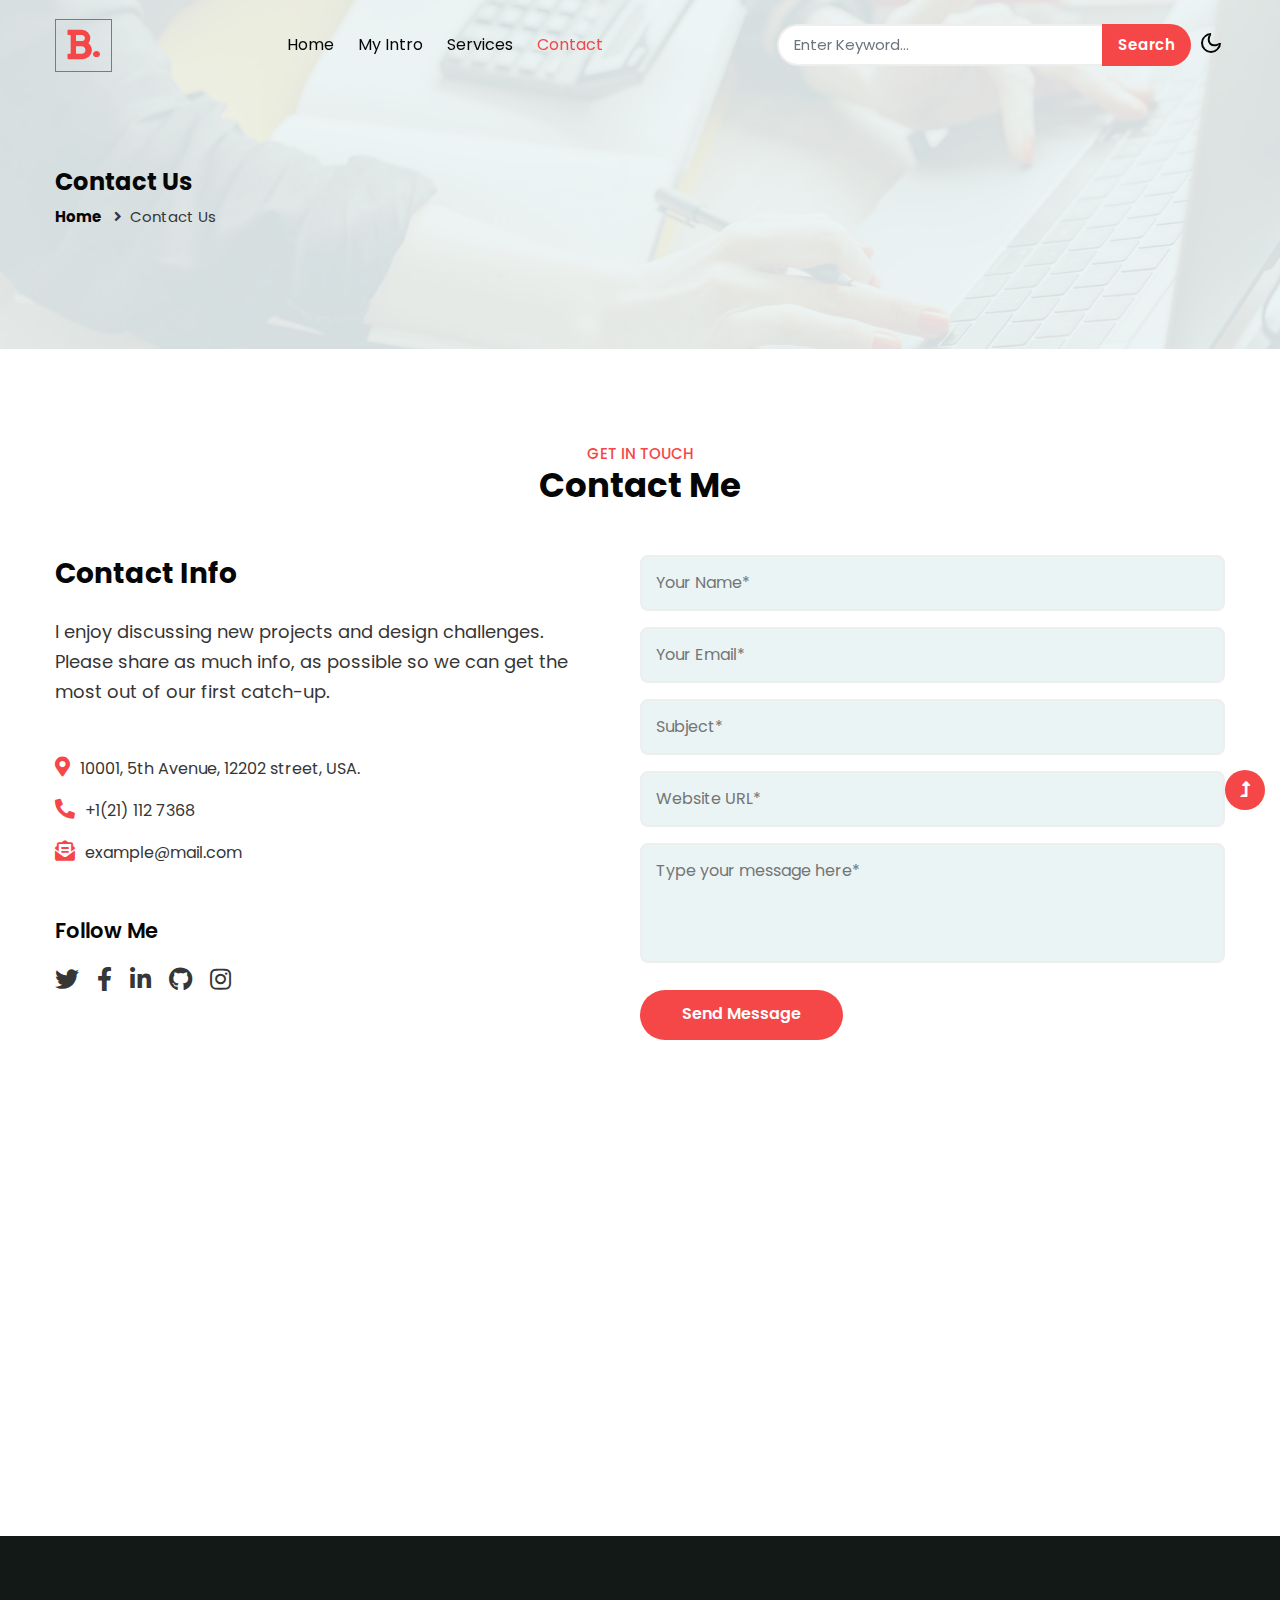
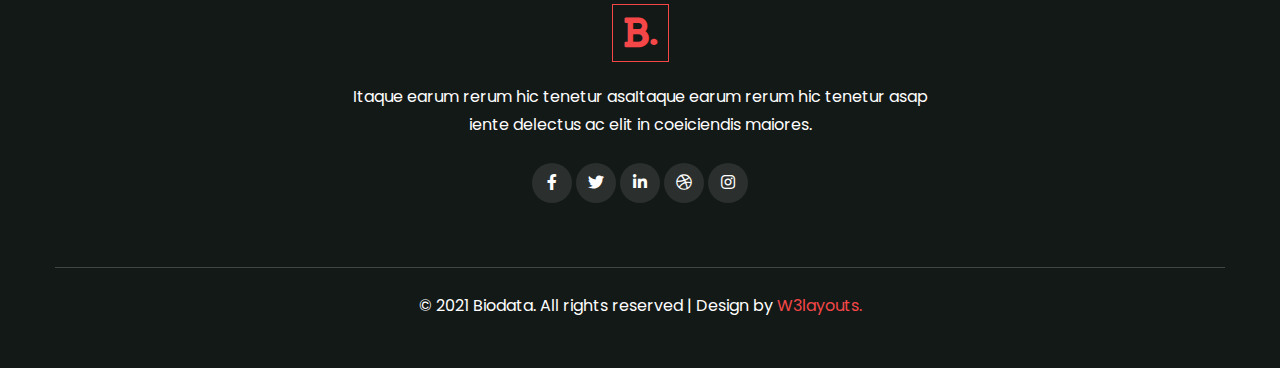
<file: contact.html>
<!--
Author: W3layouts
Author URL: http://w3layouts.com
-->
<!doctype html>
<html lang="en">

<head>
    <!-- Required meta tags -->
    <meta charset="utf-8">
    <meta name="viewport" content="width=device-width, initial-scale=1">
    <title>Biodata - Personal Category Bootstrap Responsive Web Template - Contact : W3Layouts</title>
    <!-- google font -->
    <link href="//fonts.googleapis.com/css2?family=Poppins:wght@100;200;300;400;500;600;700;800;900&display=swap"
        rel="stylesheet">
    <!-- Template CSS Style link -->
    <link rel="stylesheet" href="assets/css/style-starter.css">
</head>

<body>
    <!-- header -->
    <header id="site-header" class="fixed-top">
        <div class="container">
            <nav class="navbar navbar-expand-lg navbar-light">
                <a class="navbar-brand" href="index.html">
                    <i class="fas fa-bold"></i>.
                </a>
                <button class="navbar-toggler collapsed" type="button" data-bs-toggle="collapse"
                    data-bs-target="#navbarScroll" aria-controls="navbarScroll" aria-expanded="false"
                    aria-label="Toggle navigation">
                    <span class="navbar-toggler-icon fa icon-expand fa-bars"></span>
                    <span class="navbar-toggler-icon fa icon-close fa-times"></span>
                </button>
                <div class="collapse navbar-collapse" id="navbarScroll">
                    <ul class="navbar-nav mx-auto my-2 my-lg-0 navbar-nav-scroll">
                        <li class="nav-item">
                            <a class="nav-link" aria-current="page" href="index.html">Home</a>
                        </li>
                        <li class="nav-item">
                            <a class="nav-link" href="about.html">My Intro</a>
                        </li>
                        <li class="nav-item">
                            <a class="nav-link" href="services.html">Services</a>
                        </li>
                        <li class="nav-item">
                            <a class="nav-link active" href="contact.html">Contact</a>
                        </li>
                    </ul>
                    <form action="#search" method="GET" class="d-flex search-header">
                        <input class="form-control" type="search" placeholder="Enter Keyword..." aria-label="Search"
                            required>
                        <button class="btn btn-style" type="submit">Search</button>
                    </form>
                </div>
                <!-- toggle switch for light and dark theme -->
                <div class="cont-ser-position">
                    <nav class="navigation">
                        <div class="theme-switch-wrapper">
                            <label class="theme-switch" for="checkbox">
                                <input type="checkbox" id="checkbox">
                                <div class="mode-container">
                                    <i class="gg-sun"></i>
                                    <i class="gg-moon"></i>
                                </div>
                            </label>
                        </div>
                    </nav>
                </div>
                <!-- //toggle switch for light and dark theme -->
            </nav>
        </div>
    </header>
    <!-- //header -->

    <!-- inner banner -->
    <section class="inner-banner py-5">
        <div class="w3l-breadcrumb py-lg-5">
            <div class="container pt-4 pb-sm-4">
                <h4 class="inner-text-title pt-sm-5 pt-4">Contact Us</h4>
                <ul class="breadcrumbs-custom-path mt-2">
                    <li><a href="index.html">Home</a></li>
                    <li class="active"><i class="fas fa-angle-right mx-2"></i>Contact Us</li>
                </ul>
            </div>
        </div>
    </section>
    <!-- //inner banner -->

    <!-- contact -->
    <section class="w3l-contact py-5" id="contact">
        <div class="container py-lg-5 py-4">
            <div class="title-heading-w3 text-center mb-sm-5 mb-4">
                <h5 class="title-small">Get In Touch</h5>
                <h3 class="title-style">Contact Me</h3>
            </div>
            <div class="row contact-block">
                <div class="col-md-6 contact-left pe-lg-5">
                    <h3 class="mb-sm-4 mb-3">Contact Info</h3>
                    <p class="cont-para mb-sm-5 mb-4">I enjoy discussing new projects and design challenges. Please
                        share as
                        much info, as possible so
                        we can get the most out of our first catch-up.</p>
                    <div class="cont-details">
                        <p><i class="fas fa-map-marker-alt"></i>10001, 5th Avenue, 12202 street, USA.</p>
                        <p><i class="fas fa-phone-alt"></i><a href="tel:+1(21) 234 4567">+1(21) 112 7368</a></p>
                        <p><i class="fas fa-envelope-open-text"></i><a href="mailto:example@mail.com"
                                class="mail">example@mail.com</a></p>
                    </div>
                    <h4 class="mb-3 mt-5">Follow Me</h4>
                    <ul class="social-icons-contact">
                        <li>
                            <a href="#twitter">
                                <i class="fab fa-twitter"></i>
                            </a>
                        </li>
                        <li>
                            <a href="#facebook">
                                <i class="fab fa-facebook-f"></i>
                            </a>
                        </li>
                        <li>
                            <a href="#linkedinin">
                                <i class="fab fa-linkedin-in"></i>
                            </a>
                        </li>
                        <li>
                            <a href="#github">
                                <i class="fab fa-github"></i>
                            </a>
                        </li>
                        <li>
                            <a href="#instagram">
                                <i class="fab fa-instagram"></i>
                            </a>
                        </li>
                    </ul>
                </div>
                <div class="col-md-6 contact-right mt-md-0 mt-5 ps-lg-0">
                    <form action="https://sendmail.w3layouts.com/submitForm" method="post" class="signin-form">
                        <div class="input-grids">
                            <input type="text" name="w3lName" id="w3lName" placeholder="Your Name*"
                                class="contact-input" required="" />
                            <input type="email" name="w3lSender" id="w3lSender" placeholder="Your Email*"
                                class="contact-input" required="" />
                            <input type="text" name="w3lSubect" id="w3lSubect" placeholder="Subject*"
                                class="contact-input" required="" />
                            <input type="text" name="w3lWebsite" id="w3lWebsite" placeholder="Website URL*"
                                class="contact-input" required="" />
                        </div>
                        <div class="form-input">
                            <textarea name="w3lMessage" id="w3lMessage" placeholder="Type your message here*"
                                required=""></textarea>
                        </div>
                        <button class="btn btn-style">Send Message</button>
                    </form>
                </div>
            </div>
        </div>
    </section>
    <!-- map -->
    <div class="map-iframe">
        <iframe
            src="https://www.google.com/maps/embed?pb=!1m18!1m12!1m3!1d317718.69319292053!2d-0.3817765050863085!3d51.528307984912544!2m3!1f0!2f0!3f0!3m2!1i1024!2i768!4f13.1!3m3!1m2!1s0x47d8a00baf21de75%3A0x52963a5addd52a99!2sLondon%2C+UK!5e0!3m2!1sen!2spl!4v1562654563739!5m2!1sen!2spl"
            width="100%" height="400" frameborder="0" style="border: 0px;" allowfullscreen=""></iframe>
    </div>
    <!-- //contact -->

    <!-- footer -->
    <footer class="footer-w3ls text-center py-5">
        <div class="container pt-4">
            <div class="mx-auto" style="max-width:600px;">
                <a href="index.html" class="footer-logo py-1">
                    <i class="fas fa-bold"></i>.
                </a>
                <p class="mt-4 text-white">Itaque earum rerum hic tenetur asaItaque
                    earum rerum hic tenetur asap iente delectus ac elit in
                    coeiciendis maiores.</p>
                <div class="social-icons-main mt-4 pb-3">
                    <ul class="social-icons3">
                        <li>
                            <a href="#facebook">
                                <i class="fab fa-facebook-f"></i>
                            </a>
                        </li>
                        <li>
                            <a href="#twitter">
                                <i class="fab fa-twitter"></i>
                            </a>
                        </li>
                        <li>
                            <a href="#linkedinin">
                                <i class="fab fa-linkedin-in"></i>
                            </a>
                        </li>
                        <li>
                            <a href="#dribbble">
                                <i class="fab fa-dribbble"></i>
                            </a>
                        </li>
                        <li>
                            <a href="#instagram">
                                <i class="fab fa-instagram"></i>
                            </a>
                        </li>
                    </ul>
                </div>
            </div>
            <!-- copyright -->
            <p class="copy-right-w3 text-white mt-5 pt-4">© 2021 Biodata. All rights reserved | Design by
                <a href="http://w3layouts.com" target="_blank"> W3layouts.</a>
            </p>
        </div>
    </footer>
    <!-- //footer -->

    <!-- Js scripts -->
    <!-- move top -->
    <button onclick="topFunction()" id="movetop" title="Go to top">
        <span class="fas fa-level-up-alt" aria-hidden="true"></span>
    </button>
    <script>
        // When the user scrolls down 20px from the top of the document, show the button
        window.onscroll = function () {
            scrollFunction()
        };

        function scrollFunction() {
            if (document.body.scrollTop > 20 || document.documentElement.scrollTop > 20) {
                document.getElementById("movetop").style.display = "block";
            } else {
                document.getElementById("movetop").style.display = "none";
            }
        }

        // When the user clicks on the button, scroll to the top of the document
        function topFunction() {
            document.body.scrollTop = 0;
            document.documentElement.scrollTop = 0;
        }
    </script>
    <!-- //move top -->

    <!-- common jquery plugin -->
    <script src="assets/js/jquery-3.3.1.min.js"></script>
    <!-- //common jquery plugin -->

    <!-- theme switch js (light and dark)-->
    <script src="assets/js/theme-change.js"></script>
    <!-- //theme switch js (light and dark)-->

    <!-- MENU-JS -->
    <script>
        $(window).on("scroll", function () {
            var scroll = $(window).scrollTop();

            if (scroll >= 80) {
                $("#site-header").addClass("nav-fixed");
            } else {
                $("#site-header").removeClass("nav-fixed");
            }
        });

        //Main navigation Active Class Add Remove
        $(".navbar-toggler").on("click", function () {
            $("header").toggleClass("active");
        });
        $(document).on("ready", function () {
            if ($(window).width() > 991) {
                $("header").removeClass("active");
            }
            $(window).on("resize", function () {
                if ($(window).width() > 991) {
                    $("header").removeClass("active");
                }
            });
        });
    </script>
    <!-- //MENU-JS -->

    <!-- disable body scroll which navbar is in active -->
    <script>
        $(function () {
            $('.navbar-toggler').click(function () {
                $('body').toggleClass('noscroll');
            })
        });
    </script>
    <!-- //disable body scroll which navbar is in active -->

    <!-- bootstrap -->
    <script src="assets/js/bootstrap.min.js"></script>
    <!-- //bootstrap -->
    <!-- //Js scripts -->
</body>

</html>
</file>
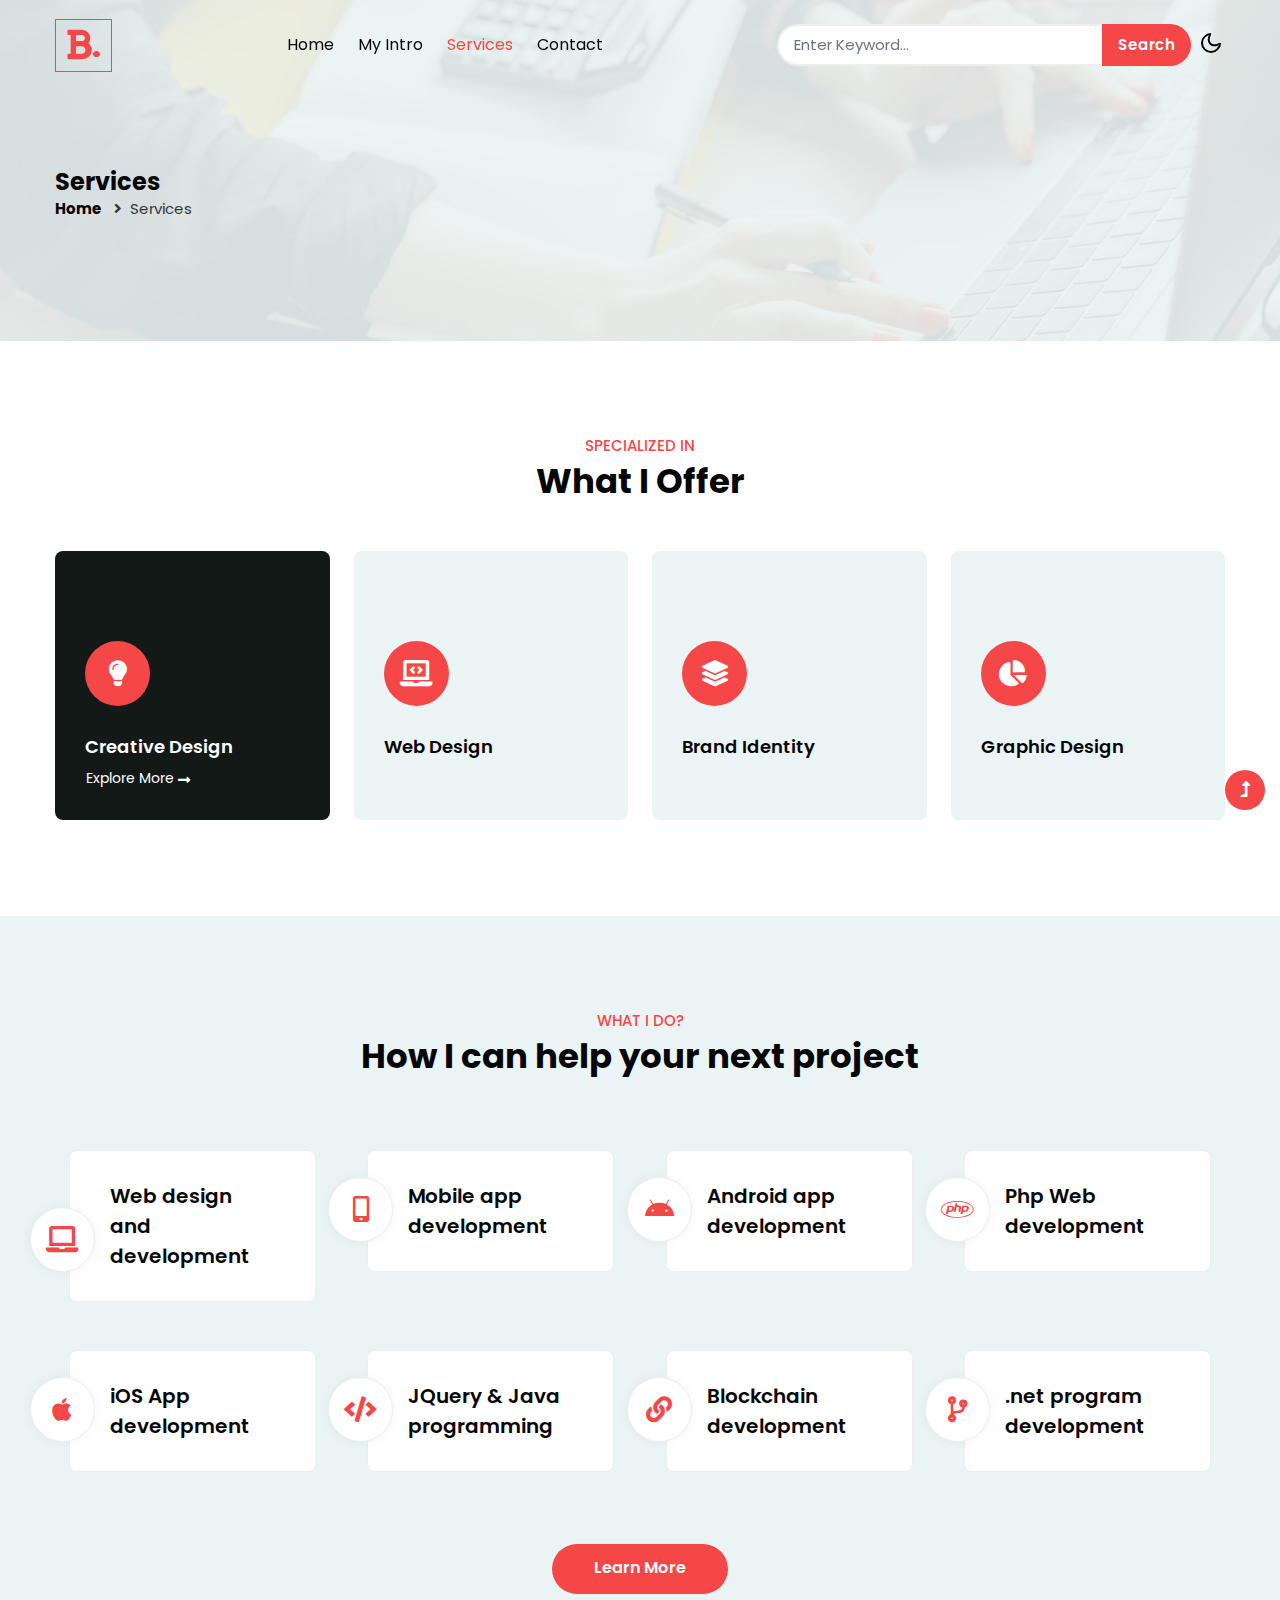
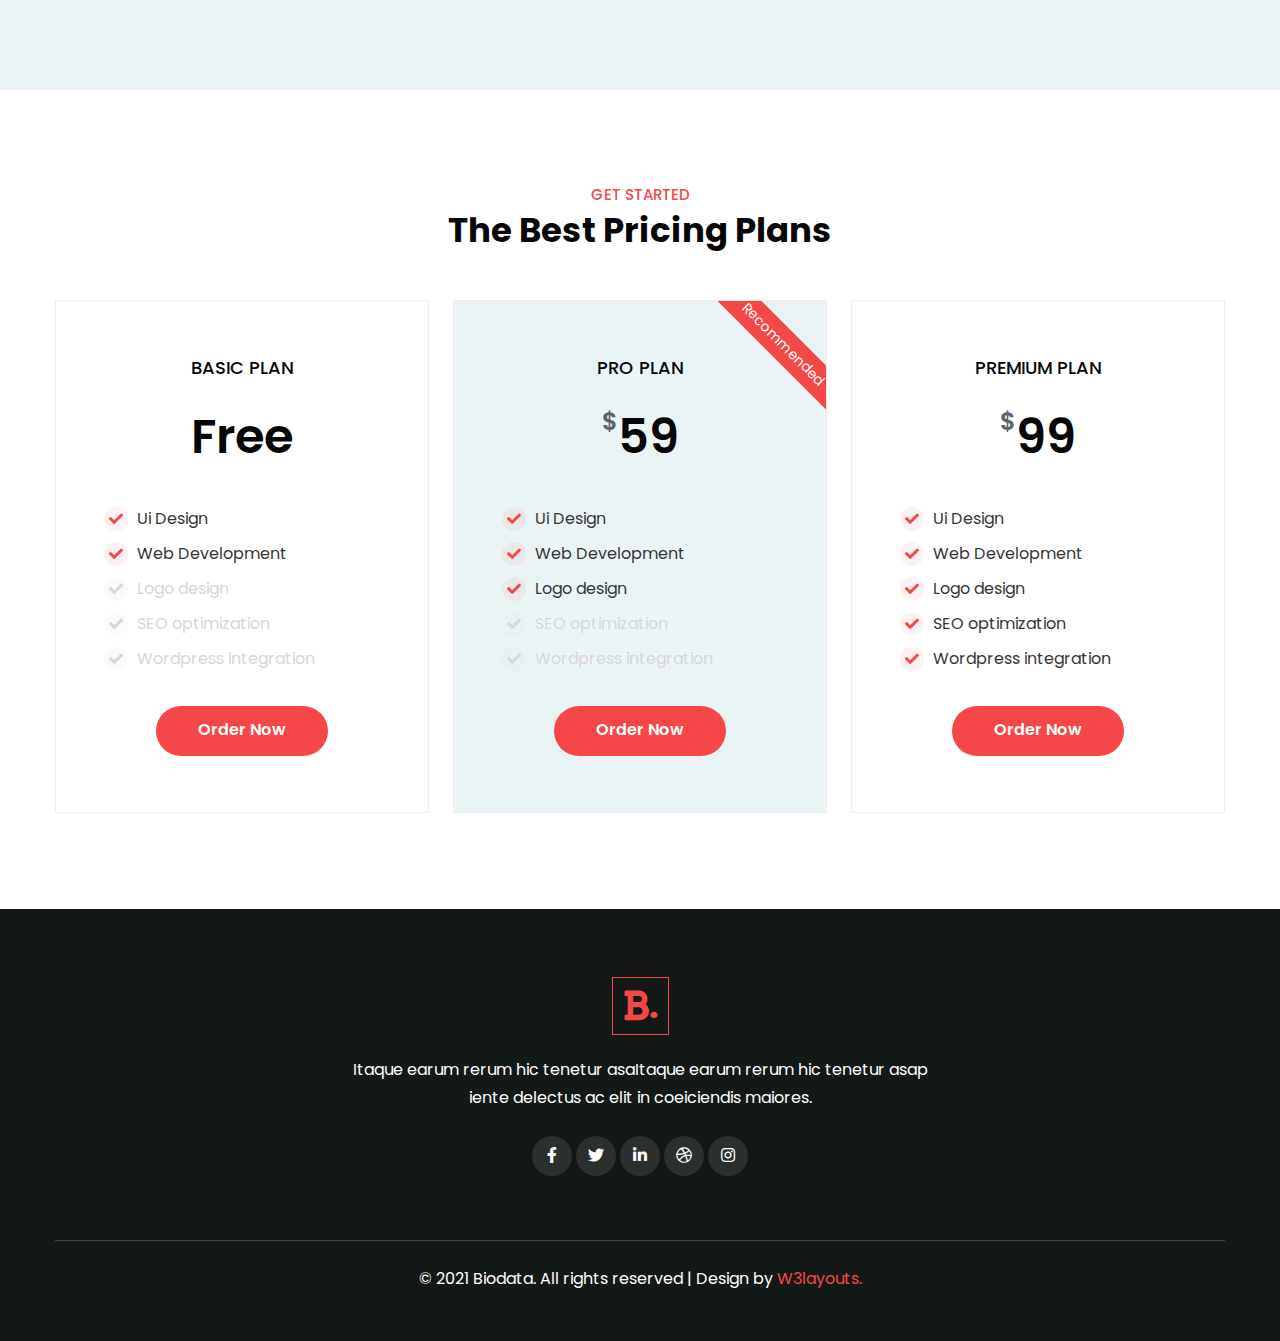
<file: services.html>
<!--
Author: W3layouts
Author URL: http://w3layouts.com
-->
<!doctype html>
<html lang="en">

<head>
    <!-- Required meta tags -->
    <meta charset="utf-8">
    <meta name="viewport" content="width=device-width, initial-scale=1">
    <title>Biodata - Personal Category Bootstrap Responsive Web Template - Services : W3Layouts</title>
    <!-- google font -->
    <link href="//fonts.googleapis.com/css2?family=Poppins:wght@100;200;300;400;500;600;700;800;900&display=swap"
        rel="stylesheet">
    <!-- Template CSS Style link -->
    <link rel="stylesheet" href="assets/css/style-starter.css">
</head>

<body>
    <!-- header -->
    <header id="site-header" class="fixed-top">
        <div class="container">
            <nav class="navbar navbar-expand-lg navbar-light">
                <a class="navbar-brand" href="index.html">
                    <i class="fas fa-bold"></i>.
                </a>
                <button class="navbar-toggler collapsed" type="button" data-bs-toggle="collapse"
                    data-bs-target="#navbarScroll" aria-controls="navbarScroll" aria-expanded="false"
                    aria-label="Toggle navigation">
                    <span class="navbar-toggler-icon fa icon-expand fa-bars"></span>
                    <span class="navbar-toggler-icon fa icon-close fa-times"></span>
                </button>
                <div class="collapse navbar-collapse" id="navbarScroll">
                    <ul class="navbar-nav mx-auto my-2 my-lg-0 navbar-nav-scroll">
                        <li class="nav-item">
                            <a class="nav-link" aria-current="page" href="index.html">Home</a>
                        </li>
                        <li class="nav-item">
                            <a class="nav-link" href="about.html">My Intro</a>
                        </li>
                        <li class="nav-item">
                            <a class="nav-link active" href="services.html">Services</a>
                        </li>
                        <li class="nav-item">
                            <a class="nav-link" href="contact.html">Contact</a>
                        </li>
                    </ul>
                    <form action="#search" method="GET" class="d-flex search-header">
                        <input class="form-control" type="search" placeholder="Enter Keyword..." aria-label="Search"
                            required>
                        <button class="btn btn-style" type="submit">Search</button>
                    </form>
                </div>
                <!-- toggle switch for light and dark theme -->
                <div class="cont-ser-position">
                    <nav class="navigation">
                        <div class="theme-switch-wrapper">
                            <label class="theme-switch" for="checkbox">
                                <input type="checkbox" id="checkbox">
                                <div class="mode-container">
                                    <i class="gg-sun"></i>
                                    <i class="gg-moon"></i>
                                </div>
                            </label>
                        </div>
                    </nav>
                </div>
                <!-- //toggle switch for light and dark theme -->
            </nav>
        </div>
    </header>
    <!-- //header -->

    <!-- inner banner -->
    <section class="inner-banner py-5">
        <div class="w3l-breadcrumb py-lg-5">
            <div class="container pt-4 pb-sm-4">
                <h4 class="inner-text-title font-weight-bold pt-sm-5 pt-4">Services</h4>
                <ul class="breadcrumbs-custom-path">
                    <li><a href="index.html">Home</a></li>
                    <li class="active"><i class="fas fa-angle-right mx-2"></i>Services</li>
                </ul>
            </div>
        </div>
    </section>
    <!-- //inner banner -->

    <!-- grids section -->
    <section class="w3l-bottom-grids-6 py-5" id="features">
        <div class="container py-md-5 py-4">
            <div class="title-heading-w3 text-center mb-sm-5 mb-4">
                <h5 class="title-small mb-1">specialized In</h5>
                <h3 class="title-style">What I Offer</h3>
            </div>
            <div class="row">
                <div class="col-lg-3 col-md-6 grids-feature">
                    <div class="area-box active">
                        <div class="icon-style">
                            <i class="fas fa-lightbulb"></i>
                        </div>
                        <h4><a href="#feature" class="title-head">Creative Design</a></h4>
                        <a href="about.html" class="btn more p-0">Explore More<i
                                class="fas fa-long-arrow-alt-right ms-1"></i></a>
                    </div>
                </div>
                <div class="col-lg-3 col-md-6 grids-feature mt-md-0 mt-4">
                    <div class="area-box">
                        <div class="icon-style">
                            <i class="fas fa-laptop-code"></i>
                        </div>
                        <h4><a href="#feature" class="title-head">Web Design</a></h4>
                        <a href="about.html" class="btn more p-0">Explore More<i
                                class="fas fa-long-arrow-alt-right ms-1"></i></a>
                    </div>
                </div>
                <div class="col-lg-3 col-md-6 grids-feature mt-lg-0 mt-4">
                    <div class="area-box">
                        <div class="icon-style">
                            <i class="fas fa-layer-group"></i>
                        </div>
                        <h4><a href="#feature" class="title-head">Brand Identity</a></h4>
                        <a href="about.html" class="btn more p-0">Explore More<i
                                class="fas fa-long-arrow-alt-right ms-1"></i></a>
                    </div>
                </div>
                <div class="col-lg-3 col-md-6 grids-feature mt-lg-0 mt-4">
                    <div class="area-box">
                        <div class="icon-style">
                            <i class="fas fa-chart-pie"></i>
                        </div>
                        <h4><a href="#feature" class="title-head">Graphic Design</a></h4>
                        <a href="about.html" class="btn more p-0">Explore More<i
                                class="fas fa-long-arrow-alt-right ms-1"></i></a>
                    </div>
                </div>
            </div>
        </div>
    </section>
    <!-- //grids section -->

    <!-- service section -->
    <section class="w3l-servicesblock1 py-5" id="services">
        <div class="container py-md-5 py-4">
            <div class="title-heading-w3 text-center mb-sm-5 mb-4">
                <h5 class="title-small mb-1">What i do?</h5>
                <h3 class="title-style">How I can help your next project</h3>
            </div>
            <div class="w3-services-grids py-lg-4">
                <div class="fea-gd-vv row">
                    <div class="col-lg-3 col-md-6">
                        <div class="feature-gd icon-yellow">
                            <div class="icon">
                                <i class="fas fa-laptop"></i>
                            </div>
                            <div class="icon-info">
                                <a href="#url">Web design<br> and development </a>
                            </div>
                        </div>
                    </div>
                    <div class="col-lg-3 col-md-6 mt-md-0 mt-4">
                        <div class="feature-gd icon-vilot">
                            <div class="icon">
                                <i class="fas fa-mobile-alt"></i>
                            </div>
                            <div class="icon-info">
                                <a href="#url">Mobile app<br> development</a>
                            </div>
                        </div>
                    </div>
                    <div class="col-lg-3 col-md-6 mt-lg-0 mt-md-5 mt-4">
                        <div class="feature-gd icon-blue">
                            <div class="icon">
                                <i class="fab fa-android"></i>
                            </div>
                            <div class="icon-info">
                                <a href="#url">Android app<br> development</a>
                            </div>
                        </div>
                    </div>
                    <div class="col-lg-3 col-md-6 mt-lg-0 mt-md-5 mt-4">
                        <div class="feature-gd icon-red">
                            <div class="icon">
                                <i class="fab fa-php"></i>
                            </div>
                            <div class="icon-info">
                                <a href="#url">Php Web<br> development</a>
                            </div>
                        </div>
                    </div>
                    <div class="col-lg-3 col-md-6 mt-md-5 mt-4">
                        <div class="feature-gd icon-light-green">
                            <div class="icon">
                                <i class="fab fa-apple"></i>
                            </div>
                            <div class="icon-info">
                                <a href="#url">iOS App<br> development </a>
                            </div>
                        </div>
                    </div>
                    <div class="col-lg-3 col-md-6 mt-md-5 mt-4">
                        <div class="feature-gd icon-light-blue">
                            <div class="icon">
                                <i class="fas fa-code"></i>
                            </div>
                            <div class="icon-info">
                                <a href="#url">JQuery & Java<br> programming</a>
                            </div>
                        </div>
                    </div>
                    <div class="col-lg-3 col-md-6 mt-md-5 mt-4">
                        <div class="feature-gd icon-dark-green">
                            <div class="icon">
                                <i class="fas fa-link"></i>
                            </div>
                            <div class="icon-info">
                                <a href="#url">Blockchain<br> development</a>
                            </div>
                        </div>
                    </div>
                    <div class="col-lg-3 col-md-6 mt-md-5 mt-4">
                        <div class="feature-gd icon-pink">
                            <div class="icon">
                                <i class="fas fa-code-branch"></i>
                            </div>
                            <div class="icon-info">
                                <a href="#url">.net program<br> development</a>
                            </div>
                        </div>
                    </div>
                </div>
            </div>
            <div class="text-center mt-5">
                <a href="services.html" class="btn btn-style">Learn More</a>
            </div>
        </div>
    </section>
    <!-- //service section -->

    <!-- pricing section -->
    <section class="w3l-pricing py-5">
        <div class="container py-md-5 py-4">
            <div class="title-heading-w3 text-center mb-sm-5 mb-4">
                <h5 class="title-small mb-1">Get Started</h5>
                <h3 class="title-style">The Best Pricing Plans</h3>
            </div>
            <div class="row t-in justify-content-center">
                <div class="col-lg-4 col-md-6 price-main-info">
                    <div class="price-inner card box-shadow">

                        <div class="card-body">
                            <h4 class="text-uppercase text-center mb-3">Basic Plan</h4>
                            <h5 class="card-title pricing-card-title">
                                Free
                            </h5>
                            <ul class="list-unstyled mt-3 mb-4">
                                <li> <span class="fa fa-check"></span> Ui Design</li>
                                <li> <span class="fa fa-check"></span> Web Development</li>
                                <li class="disable"> <span class="fa fa-check"></span> Logo design</li>
                                <li class="disable"> <span class="fa fa-check"></span> SEO optimization</li>
                                <li class="disable"> <span class="fa fa-check"></span> Wordpress integration</li>
                            </ul>
                            <div class="read-more mt-4 pt-lg-2 text-center">
                                <a href="contact.html" class="btn btn-style"> Order Now</a>
                            </div>
                        </div>
                    </div>
                </div>
                <div class="col-lg-4 col-md-6 price-main-info mt-md-0 mt-4">
                    <div class="price-inner card box-shadow active">

                        <div class="card-body">
                            <label class="price-label">Recommended</label>
                            <h4 class="text-uppercase text-center mb-3">Pro Plan</h4>
                            <h5 class="card-title pricing-card-title">
                                <span class="align-top">$</span>59

                            </h5>
                            <ul class="list-unstyled mt-3 mb-4">
                                <li> <span class="fa fa-check"></span> Ui Design</li>
                                <li> <span class="fa fa-check"></span> Web Development</li>
                                <li> <span class="fa fa-check"></span> Logo design</li>
                                <li class="disable"> <span class="fa fa-check"></span> SEO optimization</li>
                                <li class="disable"> <span class="fa fa-check"></span> Wordpress integration</li>
                            </ul>
                            <div class="read-more mt-4 pt-lg-2 text-center">
                                <a href="contact.html" class="btn btn-style"> Order Now</a>
                            </div>
                        </div>
                    </div>
                </div>
                <div class="col-lg-4 col-md-6 price-main-info mt-lg-0 mt-4">
                    <div class="price-inner card box-shadow">

                        <div class="card-body">
                            <h4 class="text-uppercase text-center mb-3">Premium Plan</h4>
                            <h5 class="card-title pricing-card-title">
                                <span class="align-top">$</span>99
                            </h5>
                            <ul class="list-unstyled mt-3 mb-4">
                                <li> <span class="fa fa-check"></span> Ui Design</li>
                                <li> <span class="fa fa-check"></span> Web Development</li>
                                <li> <span class="fa fa-check"></span> Logo design</li>
                                <li> <span class="fa fa-check"></span> SEO optimization</li>
                                <li> <span class="fa fa-check"></span> Wordpress integration</li>
                            </ul>
                            <div class="read-more mt-4 pt-lg-2 text-center">
                                <a href="contact.html" class="btn btn-style"> Order Now</a>
                            </div>
                        </div>
                    </div>
                </div>
            </div>
        </div>
    </section>
    <!-- //pricing section -->

    <!-- footer -->
    <footer class="footer-w3ls text-center py-5">
        <div class="container pt-4">
            <div class="mx-auto" style="max-width:600px;">
                <a href="index.html" class="footer-logo py-1">
                    <i class="fas fa-bold"></i>.
                </a>
                <p class="mt-4 text-white">Itaque earum rerum hic tenetur asaItaque
                    earum rerum hic tenetur asap iente delectus ac elit in
                    coeiciendis maiores.</p>
                <div class="social-icons-main mt-4 pb-3">
                    <ul class="social-icons3">
                        <li>
                            <a href="#facebook">
                                <i class="fab fa-facebook-f"></i>
                            </a>
                        </li>
                        <li>
                            <a href="#twitter">
                                <i class="fab fa-twitter"></i>
                            </a>
                        </li>
                        <li>
                            <a href="#linkedinin">
                                <i class="fab fa-linkedin-in"></i>
                            </a>
                        </li>
                        <li>
                            <a href="#dribbble">
                                <i class="fab fa-dribbble"></i>
                            </a>
                        </li>
                        <li>
                            <a href="#instagram">
                                <i class="fab fa-instagram"></i>
                            </a>
                        </li>
                    </ul>
                </div>
            </div>
            <!-- copyright -->
            <p class="copy-right-w3 text-white mt-5 pt-4">© 2021 Biodata. All rights reserved | Design by
                <a href="http://w3layouts.com" target="_blank"> W3layouts.</a>
            </p>
        </div>
    </footer>
    <!-- //footer -->

    <!-- Js scripts -->
    <!-- move top -->
    <button onclick="topFunction()" id="movetop" title="Go to top">
        <span class="fas fa-level-up-alt" aria-hidden="true"></span>
    </button>
    <script>
        // When the user scrolls down 20px from the top of the document, show the button
        window.onscroll = function () {
            scrollFunction()
        };

        function scrollFunction() {
            if (document.body.scrollTop > 20 || document.documentElement.scrollTop > 20) {
                document.getElementById("movetop").style.display = "block";
            } else {
                document.getElementById("movetop").style.display = "none";
            }
        }

        // When the user clicks on the button, scroll to the top of the document
        function topFunction() {
            document.body.scrollTop = 0;
            document.documentElement.scrollTop = 0;
        }
    </script>
    <!-- //move top -->

    <!-- common jquery plugin -->
    <script src="assets/js/jquery-3.3.1.min.js"></script>
    <!-- //common jquery plugin -->

    <!-- theme switch js (light and dark)-->
    <script src="assets/js/theme-change.js"></script>
    <!-- //theme switch js (light and dark)-->

    <!-- MENU-JS -->
    <script>
        $(window).on("scroll", function () {
            var scroll = $(window).scrollTop();

            if (scroll >= 80) {
                $("#site-header").addClass("nav-fixed");
            } else {
                $("#site-header").removeClass("nav-fixed");
            }
        });

        //Main navigation Active Class Add Remove
        $(".navbar-toggler").on("click", function () {
            $("header").toggleClass("active");
        });
        $(document).on("ready", function () {
            if ($(window).width() > 991) {
                $("header").removeClass("active");
            }
            $(window).on("resize", function () {
                if ($(window).width() > 991) {
                    $("header").removeClass("active");
                }
            });
        });
    </script>
    <!-- //MENU-JS -->

    <!-- disable body scroll which navbar is in active -->
    <script>
        $(function () {
            $('.navbar-toggler').click(function () {
                $('body').toggleClass('noscroll');
            })
        });
    </script>
    <!-- //disable body scroll which navbar is in active -->

    <!-- bootstrap -->
    <script src="assets/js/bootstrap.min.js"></script>
    <!-- //bootstrap -->
    <!-- //Js scripts -->
</body>

</html>
</file>
<file: assets/css/style-starter.css>
@charset "UTF-8";

/*--
Author: W3layouts
Author URL: http://w3layouts.com
--*/
/*!
 * Bootstrap v5.0.1 (https://getbootstrap.com/)
 * Copyright 2011-2021 The Bootstrap Authors
 * Copyright 2011-2021 Twitter, Inc.
 * Licensed under MIT (https://github.com/twbs/bootstrap/blob/main/LICENSE)
 */
:root {
  --bs-blue: #0d6efd;
  --bs-indigo: #6610f2;
  --bs-purple: #6f42c1;
  --bs-pink: #d63384;
  --bs-red: #dc3545;
  --bs-orange: #fd7e14;
  --bs-yellow: #ffc107;
  --bs-green: #198754;
  --bs-teal: #20c997;
  --bs-cyan: #0dcaf0;
  --bs-white: #fff;
  --bs-gray: #6c757d;
  --bs-gray-dark: #343a40;
  --bs-primary: #0d6efd;
  --bs-secondary: #6c757d;
  --bs-success: #198754;
  --bs-info: #0dcaf0;
  --bs-warning: #ffc107;
  --bs-danger: #dc3545;
  --bs-light: #f8f9fa;
  --bs-dark: #212529;
  --bs-font-sans-serif: system-ui, -apple-system, "Segoe UI", Roboto, "Helvetica Neue", Arial, "Noto Sans", "Liberation Sans", sans-serif, "Apple Color Emoji", "Segoe UI Emoji", "Segoe UI Symbol", "Noto Color Emoji";
  --bs-font-monospace: SFMono-Regular, Menlo, Monaco, Consolas, "Liberation Mono", "Courier New", monospace;
  --bs-gradient: linear-gradient(180deg, rgba(255, 255, 255, 0.15), rgba(255, 255, 255, 0));
}

*,
*::before,
*::after {
  box-sizing: border-box;
}

@media (prefers-reduced-motion: no-preference) {
  :root {
    scroll-behavior: smooth;
  }
}

body {
  margin: 0;
  font-family: var(--bs-font-sans-serif);
  font-size: 1rem;
  font-weight: 400;
  line-height: 1.5;
  color: #212529;
  background-color: #fff;
  -webkit-text-size-adjust: 100%;
  -webkit-tap-highlight-color: rgba(0, 0, 0, 0);
}

hr {
  margin: 1rem 0;
  color: inherit;
  background-color: currentColor;
  border: 0;
  opacity: 0.25;
}

hr:not([size]) {
  height: 1px;
}

h6,
.h6,
h5,
.h5,
h4,
.h4,
h3,
.h3,
h2,
.h2,
h1,
.h1 {
  margin-top: 0;
  margin-bottom: 0.5rem;
  font-weight: 500;
  line-height: 1.2;
}

h1,
.h1 {
  font-size: calc(1.375rem + 1.5vw);
}

@media (min-width: 1200px) {

  h1,
  .h1 {
    font-size: 2.5rem;
  }
}

h2,
.h2 {
  font-size: calc(1.325rem + 0.9vw);
}

@media (min-width: 1200px) {

  h2,
  .h2 {
    font-size: 2rem;
  }
}

h3,
.h3 {
  font-size: calc(1.3rem + 0.6vw);
}

@media (min-width: 1200px) {

  h3,
  .h3 {
    font-size: 1.75rem;
  }
}

h4,
.h4 {
  font-size: calc(1.275rem + 0.3vw);
}

@media (min-width: 1200px) {

  h4,
  .h4 {
    font-size: 1.5rem;
  }
}

h5,
.h5 {
  font-size: 1.25rem;
}

h6,
.h6 {
  font-size: 1rem;
}

p {
  margin-top: 0;
  margin-bottom: 1rem;
}

abbr[title],
abbr[data-bs-original-title] {
  -webkit-text-decoration: underline dotted;
  text-decoration: underline dotted;
  cursor: help;
  -webkit-text-decoration-skip-ink: none;
  text-decoration-skip-ink: none;
}

address {
  margin-bottom: 1rem;
  font-style: normal;
  line-height: inherit;
}

ol,
ul {
  padding-left: 2rem;
}

ol,
ul,
dl {
  margin-top: 0;
  margin-bottom: 1rem;
}

ol ol,
ul ul,
ol ul,
ul ol {
  margin-bottom: 0;
}

dt {
  font-weight: 700;
}

dd {
  margin-bottom: 0.5rem;
  margin-left: 0;
}

blockquote {
  margin: 0 0 1rem;
}

b,
strong {
  font-weight: bolder;
}

small,
.small {
  font-size: 0.875em;
}

mark,
.mark {
  padding: 0.2em;
  background-color: #fcf8e3;
}

sub,
sup {
  position: relative;
  font-size: 0.75em;
  line-height: 0;
  vertical-align: baseline;
}

sub {
  bottom: -0.25em;
}

sup {
  top: -0.5em;
}

a {
  color: #0d6efd;
  text-decoration: underline;
}

a:hover {
  color: #0a58ca;
}

a:not([href]):not([class]),
a:not([href]):not([class]):hover {
  color: inherit;
  text-decoration: none;
}

pre,
code,
kbd,
samp {
  font-family: var(--bs-font-monospace);
  font-size: 1em;
  direction: ltr
    /* rtl:ignore */
  ;
  unicode-bidi: bidi-override;
}

pre {
  display: block;
  margin-top: 0;
  margin-bottom: 1rem;
  overflow: auto;
  font-size: 0.875em;
}

pre code {
  font-size: inherit;
  color: inherit;
  word-break: normal;
}

code {
  font-size: 0.875em;
  color: #d63384;
  word-wrap: break-word;
}

a>code {
  color: inherit;
}

kbd {
  padding: 0.2rem 0.4rem;
  font-size: 0.875em;
  color: #fff;
  background-color: #212529;
  border-radius: 0.2rem;
}

kbd kbd {
  padding: 0;
  font-size: 1em;
  font-weight: 700;
}

figure {
  margin: 0 0 1rem;
}

img,
svg {
  vertical-align: middle;
}

table {
  caption-side: bottom;
  border-collapse: collapse;
}

caption {
  padding-top: 0.5rem;
  padding-bottom: 0.5rem;
  color: #6c757d;
  text-align: left;
}

th {
  text-align: inherit;
  text-align: -webkit-match-parent;
}

thead,
tbody,
tfoot,
tr,
td,
th {
  border-color: inherit;
  border-style: solid;
  border-width: 0;
}

label {
  display: inline-block;
}

button {
  border-radius: 0;
}

button:focus:not(:focus-visible) {
  outline: 0;
}

input,
button,
select,
optgroup,
textarea {
  margin: 0;
  font-family: inherit;
  font-size: inherit;
  line-height: inherit;
}

button,
select {
  text-transform: none;
}

[role=button] {
  cursor: pointer;
}

select {
  word-wrap: normal;
}

select:disabled {
  opacity: 1;
}

[list]::-webkit-calendar-picker-indicator {
  display: none;
}

button,
[type=button],
[type=reset],
[type=submit] {
  -webkit-appearance: button;
}

button:not(:disabled),
[type=button]:not(:disabled),
[type=reset]:not(:disabled),
[type=submit]:not(:disabled) {
  cursor: pointer;
}

::-moz-focus-inner {
  padding: 0;
  border-style: none;
}

textarea {
  resize: vertical;
}

fieldset {
  min-width: 0;
  padding: 0;
  margin: 0;
  border: 0;
}

legend {
  float: left;
  width: 100%;
  padding: 0;
  margin-bottom: 0.5rem;
  font-size: calc(1.275rem + 0.3vw);
  line-height: inherit;
}

@media (min-width: 1200px) {
  legend {
    font-size: 1.5rem;
  }
}

legend+* {
  clear: left;
}

::-webkit-datetime-edit-fields-wrapper,
::-webkit-datetime-edit-text,
::-webkit-datetime-edit-minute,
::-webkit-datetime-edit-hour-field,
::-webkit-datetime-edit-day-field,
::-webkit-datetime-edit-month-field,
::-webkit-datetime-edit-year-field {
  padding: 0;
}

::-webkit-inner-spin-button {
  height: auto;
}

[type=search] {
  outline-offset: -2px;
  -webkit-appearance: textfield;
}

/* rtl:raw:
[type="tel"],
[type="url"],
[type="email"],
[type="number"] {
  direction: ltr;
}
*/
::-webkit-search-decoration {
  -webkit-appearance: none;
}

::-webkit-color-swatch-wrapper {
  padding: 0;
}

::file-selector-button {
  font: inherit;
}

::-webkit-file-upload-button {
  font: inherit;
  -webkit-appearance: button;
}

output {
  display: inline-block;
}

iframe {
  border: 0;
}

summary {
  display: list-item;
  cursor: pointer;
}

progress {
  vertical-align: baseline;
}

[hidden] {
  display: none !important;
}

.lead {
  font-size: 1.25rem;
  font-weight: 300;
}

.display-1 {
  font-size: calc(1.625rem + 4.5vw);
  font-weight: 300;
  line-height: 1.2;
}

@media (min-width: 1200px) {
  .display-1 {
    font-size: 5rem;
  }
}

.display-2 {
  font-size: calc(1.575rem + 3.9vw);
  font-weight: 300;
  line-height: 1.2;
}

@media (min-width: 1200px) {
  .display-2 {
    font-size: 4.5rem;
  }
}

.display-3 {
  font-size: calc(1.525rem + 3.3vw);
  font-weight: 300;
  line-height: 1.2;
}

@media (min-width: 1200px) {
  .display-3 {
    font-size: 4rem;
  }
}

.display-4 {
  font-size: calc(1.475rem + 2.7vw);
  font-weight: 300;
  line-height: 1.2;
}

@media (min-width: 1200px) {
  .display-4 {
    font-size: 3.5rem;
  }
}

.display-5 {
  font-size: calc(1.425rem + 2.1vw);
  font-weight: 300;
  line-height: 1.2;
}

@media (min-width: 1200px) {
  .display-5 {
    font-size: 3rem;
  }
}

.display-6 {
  font-size: calc(1.375rem + 1.5vw);
  font-weight: 300;
  line-height: 1.2;
}

@media (min-width: 1200px) {
  .display-6 {
    font-size: 2.5rem;
  }
}

.list-unstyled {
  padding-left: 0;
  list-style: none;
}

.list-inline {
  padding-left: 0;
  list-style: none;
}

.list-inline-item {
  display: inline-block;
}

.list-inline-item:not(:last-child) {
  margin-right: 0.5rem;
}

.initialism {
  font-size: 0.875em;
  text-transform: uppercase;
}

.blockquote {
  margin-bottom: 1rem;
  font-size: 1.25rem;
}

.blockquote> :last-child {
  margin-bottom: 0;
}

.blockquote-footer {
  margin-top: -1rem;
  margin-bottom: 1rem;
  font-size: 0.875em;
  color: #6c757d;
}

.blockquote-footer::before {
  content: "— ";
}

.img-fluid {
  max-width: 100%;
  height: auto;
}

.img-thumbnail {
  padding: 0.25rem;
  background-color: #fff;
  border: 1px solid #dee2e6;
  border-radius: 0.25rem;
  max-width: 100%;
  height: auto;
}

.figure {
  display: inline-block;
}

.figure-img {
  margin-bottom: 0.5rem;
  line-height: 1;
}

.figure-caption {
  font-size: 0.875em;
  color: #6c757d;
}

.container,
.container-fluid,
.container-xxl,
.container-xl,
.container-lg,
.container-md,
.container-sm {
  width: 100%;
  padding-right: var(--bs-gutter-x, 0.75rem);
  padding-left: var(--bs-gutter-x, 0.75rem);
  margin-right: auto;
  margin-left: auto;
}

@media (min-width: 576px) {

  .container-sm,
  .container {
    max-width: 540px;
  }
}

@media (min-width: 768px) {

  .container-md,
  .container-sm,
  .container {
    max-width: 720px;
  }
}

@media (min-width: 992px) {

  .container-lg,
  .container-md,
  .container-sm,
  .container {
    max-width: 960px;
  }
}

@media (min-width: 1200px) {

  .container-xl,
  .container-lg,
  .container-md,
  .container-sm,
  .container {
    max-width: 1140px;
  }
}

@media (min-width: 1400px) {

  .container-xxl,
  .container-xl,
  .container-lg,
  .container-md,
  .container-sm,
  .container {
    max-width: 1320px;
  }
}

.row {
  --bs-gutter-x: 1.5rem;
  --bs-gutter-y: 0;
  display: flex;
  flex-wrap: wrap;
  margin-top: calc(var(--bs-gutter-y) * -1);
  margin-right: calc(var(--bs-gutter-x) / -2);
  margin-left: calc(var(--bs-gutter-x) / -2);
}

.row>* {
  flex-shrink: 0;
  width: 100%;
  max-width: 100%;
  padding-right: calc(var(--bs-gutter-x) / 2);
  padding-left: calc(var(--bs-gutter-x) / 2);
  margin-top: var(--bs-gutter-y);
}

.col {
  flex: 1 0 0%;
}

.row-cols-auto>* {
  flex: 0 0 auto;
  width: auto;
}

.row-cols-1>* {
  flex: 0 0 auto;
  width: 100%;
}

.row-cols-2>* {
  flex: 0 0 auto;
  width: 50%;
}

.row-cols-3>* {
  flex: 0 0 auto;
  width: 33.3333333333%;
}

.row-cols-4>* {
  flex: 0 0 auto;
  width: 25%;
}

.row-cols-5>* {
  flex: 0 0 auto;
  width: 20%;
}

.row-cols-6>* {
  flex: 0 0 auto;
  width: 16.6666666667%;
}

.col-auto {
  flex: 0 0 auto;
  width: auto;
}

.col-1 {
  flex: 0 0 auto;
  width: 8.3333333333%;
}

.col-2 {
  flex: 0 0 auto;
  width: 16.6666666667%;
}

.col-3 {
  flex: 0 0 auto;
  width: 25%;
}

.col-4 {
  flex: 0 0 auto;
  width: 33.3333333333%;
}

.col-5 {
  flex: 0 0 auto;
  width: 41.6666666667%;
}

.col-6 {
  flex: 0 0 auto;
  width: 50%;
}

.col-7 {
  flex: 0 0 auto;
  width: 58.3333333333%;
}

.col-8 {
  flex: 0 0 auto;
  width: 66.6666666667%;
}

.col-9 {
  flex: 0 0 auto;
  width: 75%;
}

.col-10 {
  flex: 0 0 auto;
  width: 83.3333333333%;
}

.col-11 {
  flex: 0 0 auto;
  width: 91.6666666667%;
}

.col-12 {
  flex: 0 0 auto;
  width: 100%;
}

.offset-1 {
  margin-left: 8.3333333333%;
}

.offset-2 {
  margin-left: 16.6666666667%;
}

.offset-3 {
  margin-left: 25%;
}

.offset-4 {
  margin-left: 33.3333333333%;
}

.offset-5 {
  margin-left: 41.6666666667%;
}

.offset-6 {
  margin-left: 50%;
}

.offset-7 {
  margin-left: 58.3333333333%;
}

.offset-8 {
  margin-left: 66.6666666667%;
}

.offset-9 {
  margin-left: 75%;
}

.offset-10 {
  margin-left: 83.3333333333%;
}

.offset-11 {
  margin-left: 91.6666666667%;
}

.g-0,
.gx-0 {
  --bs-gutter-x: 0;
}

.g-0,
.gy-0 {
  --bs-gutter-y: 0;
}

.g-1,
.gx-1 {
  --bs-gutter-x: 0.25rem;
}

.g-1,
.gy-1 {
  --bs-gutter-y: 0.25rem;
}

.g-2,
.gx-2 {
  --bs-gutter-x: 0.5rem;
}

.g-2,
.gy-2 {
  --bs-gutter-y: 0.5rem;
}

.g-3,
.gx-3 {
  --bs-gutter-x: 1rem;
}

.g-3,
.gy-3 {
  --bs-gutter-y: 1rem;
}

.g-4,
.gx-4 {
  --bs-gutter-x: 1.5rem;
}

.g-4,
.gy-4 {
  --bs-gutter-y: 1.5rem;
}

.g-5,
.gx-5 {
  --bs-gutter-x: 3rem;
}

.g-5,
.gy-5 {
  --bs-gutter-y: 3rem;
}

@media (min-width: 576px) {
  .col-sm {
    flex: 1 0 0%;
  }

  .row-cols-sm-auto>* {
    flex: 0 0 auto;
    width: auto;
  }

  .row-cols-sm-1>* {
    flex: 0 0 auto;
    width: 100%;
  }

  .row-cols-sm-2>* {
    flex: 0 0 auto;
    width: 50%;
  }

  .row-cols-sm-3>* {
    flex: 0 0 auto;
    width: 33.3333333333%;
  }

  .row-cols-sm-4>* {
    flex: 0 0 auto;
    width: 25%;
  }

  .row-cols-sm-5>* {
    flex: 0 0 auto;
    width: 20%;
  }

  .row-cols-sm-6>* {
    flex: 0 0 auto;
    width: 16.6666666667%;
  }

  .col-sm-auto {
    flex: 0 0 auto;
    width: auto;
  }

  .col-sm-1 {
    flex: 0 0 auto;
    width: 8.3333333333%;
  }

  .col-sm-2 {
    flex: 0 0 auto;
    width: 16.6666666667%;
  }

  .col-sm-3 {
    flex: 0 0 auto;
    width: 25%;
  }

  .col-sm-4 {
    flex: 0 0 auto;
    width: 33.3333333333%;
  }

  .col-sm-5 {
    flex: 0 0 auto;
    width: 41.6666666667%;
  }

  .col-sm-6 {
    flex: 0 0 auto;
    width: 50%;
  }

  .col-sm-7 {
    flex: 0 0 auto;
    width: 58.3333333333%;
  }

  .col-sm-8 {
    flex: 0 0 auto;
    width: 66.6666666667%;
  }

  .col-sm-9 {
    flex: 0 0 auto;
    width: 75%;
  }

  .col-sm-10 {
    flex: 0 0 auto;
    width: 83.3333333333%;
  }

  .col-sm-11 {
    flex: 0 0 auto;
    width: 91.6666666667%;
  }

  .col-sm-12 {
    flex: 0 0 auto;
    width: 100%;
  }

  .offset-sm-0 {
    margin-left: 0;
  }

  .offset-sm-1 {
    margin-left: 8.3333333333%;
  }

  .offset-sm-2 {
    margin-left: 16.6666666667%;
  }

  .offset-sm-3 {
    margin-left: 25%;
  }

  .offset-sm-4 {
    margin-left: 33.3333333333%;
  }

  .offset-sm-5 {
    margin-left: 41.6666666667%;
  }

  .offset-sm-6 {
    margin-left: 50%;
  }

  .offset-sm-7 {
    margin-left: 58.3333333333%;
  }

  .offset-sm-8 {
    margin-left: 66.6666666667%;
  }

  .offset-sm-9 {
    margin-left: 75%;
  }

  .offset-sm-10 {
    margin-left: 83.3333333333%;
  }

  .offset-sm-11 {
    margin-left: 91.6666666667%;
  }

  .g-sm-0,
  .gx-sm-0 {
    --bs-gutter-x: 0;
  }

  .g-sm-0,
  .gy-sm-0 {
    --bs-gutter-y: 0;
  }

  .g-sm-1,
  .gx-sm-1 {
    --bs-gutter-x: 0.25rem;
  }

  .g-sm-1,
  .gy-sm-1 {
    --bs-gutter-y: 0.25rem;
  }

  .g-sm-2,
  .gx-sm-2 {
    --bs-gutter-x: 0.5rem;
  }

  .g-sm-2,
  .gy-sm-2 {
    --bs-gutter-y: 0.5rem;
  }

  .g-sm-3,
  .gx-sm-3 {
    --bs-gutter-x: 1rem;
  }

  .g-sm-3,
  .gy-sm-3 {
    --bs-gutter-y: 1rem;
  }

  .g-sm-4,
  .gx-sm-4 {
    --bs-gutter-x: 1.5rem;
  }

  .g-sm-4,
  .gy-sm-4 {
    --bs-gutter-y: 1.5rem;
  }

  .g-sm-5,
  .gx-sm-5 {
    --bs-gutter-x: 3rem;
  }

  .g-sm-5,
  .gy-sm-5 {
    --bs-gutter-y: 3rem;
  }
}

@media (min-width: 768px) {
  .col-md {
    flex: 1 0 0%;
  }

  .row-cols-md-auto>* {
    flex: 0 0 auto;
    width: auto;
  }

  .row-cols-md-1>* {
    flex: 0 0 auto;
    width: 100%;
  }

  .row-cols-md-2>* {
    flex: 0 0 auto;
    width: 50%;
  }

  .row-cols-md-3>* {
    flex: 0 0 auto;
    width: 33.3333333333%;
  }

  .row-cols-md-4>* {
    flex: 0 0 auto;
    width: 25%;
  }

  .row-cols-md-5>* {
    flex: 0 0 auto;
    width: 20%;
  }

  .row-cols-md-6>* {
    flex: 0 0 auto;
    width: 16.6666666667%;
  }

  .col-md-auto {
    flex: 0 0 auto;
    width: auto;
  }

  .col-md-1 {
    flex: 0 0 auto;
    width: 8.3333333333%;
  }

  .col-md-2 {
    flex: 0 0 auto;
    width: 16.6666666667%;
  }

  .col-md-3 {
    flex: 0 0 auto;
    width: 25%;
  }

  .col-md-4 {
    flex: 0 0 auto;
    width: 33.3333333333%;
  }

  .col-md-5 {
    flex: 0 0 auto;
    width: 41.6666666667%;
  }

  .col-md-6 {
    flex: 0 0 auto;
    width: 50%;
  }

  .col-md-7 {
    flex: 0 0 auto;
    width: 58.3333333333%;
  }

  .col-md-8 {
    flex: 0 0 auto;
    width: 66.6666666667%;
  }

  .col-md-9 {
    flex: 0 0 auto;
    width: 75%;
  }

  .col-md-10 {
    flex: 0 0 auto;
    width: 83.3333333333%;
  }

  .col-md-11 {
    flex: 0 0 auto;
    width: 91.6666666667%;
  }

  .col-md-12 {
    flex: 0 0 auto;
    width: 100%;
  }

  .offset-md-0 {
    margin-left: 0;
  }

  .offset-md-1 {
    margin-left: 8.3333333333%;
  }

  .offset-md-2 {
    margin-left: 16.6666666667%;
  }

  .offset-md-3 {
    margin-left: 25%;
  }

  .offset-md-4 {
    margin-left: 33.3333333333%;
  }

  .offset-md-5 {
    margin-left: 41.6666666667%;
  }

  .offset-md-6 {
    margin-left: 50%;
  }

  .offset-md-7 {
    margin-left: 58.3333333333%;
  }

  .offset-md-8 {
    margin-left: 66.6666666667%;
  }

  .offset-md-9 {
    margin-left: 75%;
  }

  .offset-md-10 {
    margin-left: 83.3333333333%;
  }

  .offset-md-11 {
    margin-left: 91.6666666667%;
  }

  .g-md-0,
  .gx-md-0 {
    --bs-gutter-x: 0;
  }

  .g-md-0,
  .gy-md-0 {
    --bs-gutter-y: 0;
  }

  .g-md-1,
  .gx-md-1 {
    --bs-gutter-x: 0.25rem;
  }

  .g-md-1,
  .gy-md-1 {
    --bs-gutter-y: 0.25rem;
  }

  .g-md-2,
  .gx-md-2 {
    --bs-gutter-x: 0.5rem;
  }

  .g-md-2,
  .gy-md-2 {
    --bs-gutter-y: 0.5rem;
  }

  .g-md-3,
  .gx-md-3 {
    --bs-gutter-x: 1rem;
  }

  .g-md-3,
  .gy-md-3 {
    --bs-gutter-y: 1rem;
  }

  .g-md-4,
  .gx-md-4 {
    --bs-gutter-x: 1.5rem;
  }

  .g-md-4,
  .gy-md-4 {
    --bs-gutter-y: 1.5rem;
  }

  .g-md-5,
  .gx-md-5 {
    --bs-gutter-x: 3rem;
  }

  .g-md-5,
  .gy-md-5 {
    --bs-gutter-y: 3rem;
  }
}

@media (min-width: 992px) {
  .col-lg {
    flex: 1 0 0%;
  }

  .row-cols-lg-auto>* {
    flex: 0 0 auto;
    width: auto;
  }

  .row-cols-lg-1>* {
    flex: 0 0 auto;
    width: 100%;
  }

  .row-cols-lg-2>* {
    flex: 0 0 auto;
    width: 50%;
  }

  .row-cols-lg-3>* {
    flex: 0 0 auto;
    width: 33.3333333333%;
  }

  .row-cols-lg-4>* {
    flex: 0 0 auto;
    width: 25%;
  }

  .row-cols-lg-5>* {
    flex: 0 0 auto;
    width: 20%;
  }

  .row-cols-lg-6>* {
    flex: 0 0 auto;
    width: 16.6666666667%;
  }

  .col-lg-auto {
    flex: 0 0 auto;
    width: auto;
  }

  .col-lg-1 {
    flex: 0 0 auto;
    width: 8.3333333333%;
  }

  .col-lg-2 {
    flex: 0 0 auto;
    width: 16.6666666667%;
  }

  .col-lg-3 {
    flex: 0 0 auto;
    width: 25%;
  }

  .col-lg-4 {
    flex: 0 0 auto;
    width: 33.3333333333%;
  }

  .col-lg-5 {
    flex: 0 0 auto;
    width: 41.6666666667%;
  }

  .col-lg-6 {
    flex: 0 0 auto;
    width: 50%;
  }

  .col-lg-7 {
    flex: 0 0 auto;
    width: 58.3333333333%;
  }

  .col-lg-8 {
    flex: 0 0 auto;
    width: 66.6666666667%;
  }

  .col-lg-9 {
    flex: 0 0 auto;
    width: 75%;
  }

  .col-lg-10 {
    flex: 0 0 auto;
    width: 83.3333333333%;
  }

  .col-lg-11 {
    flex: 0 0 auto;
    width: 91.6666666667%;
  }

  .col-lg-12 {
    flex: 0 0 auto;
    width: 100%;
  }

  .offset-lg-0 {
    margin-left: 0;
  }

  .offset-lg-1 {
    margin-left: 8.3333333333%;
  }

  .offset-lg-2 {
    margin-left: 16.6666666667%;
  }

  .offset-lg-3 {
    margin-left: 25%;
  }

  .offset-lg-4 {
    margin-left: 33.3333333333%;
  }

  .offset-lg-5 {
    margin-left: 41.6666666667%;
  }

  .offset-lg-6 {
    margin-left: 50%;
  }

  .offset-lg-7 {
    margin-left: 58.3333333333%;
  }

  .offset-lg-8 {
    margin-left: 66.6666666667%;
  }

  .offset-lg-9 {
    margin-left: 75%;
  }

  .offset-lg-10 {
    margin-left: 83.3333333333%;
  }

  .offset-lg-11 {
    margin-left: 91.6666666667%;
  }

  .g-lg-0,
  .gx-lg-0 {
    --bs-gutter-x: 0;
  }

  .g-lg-0,
  .gy-lg-0 {
    --bs-gutter-y: 0;
  }

  .g-lg-1,
  .gx-lg-1 {
    --bs-gutter-x: 0.25rem;
  }

  .g-lg-1,
  .gy-lg-1 {
    --bs-gutter-y: 0.25rem;
  }

  .g-lg-2,
  .gx-lg-2 {
    --bs-gutter-x: 0.5rem;
  }

  .g-lg-2,
  .gy-lg-2 {
    --bs-gutter-y: 0.5rem;
  }

  .g-lg-3,
  .gx-lg-3 {
    --bs-gutter-x: 1rem;
  }

  .g-lg-3,
  .gy-lg-3 {
    --bs-gutter-y: 1rem;
  }

  .g-lg-4,
  .gx-lg-4 {
    --bs-gutter-x: 1.5rem;
  }

  .g-lg-4,
  .gy-lg-4 {
    --bs-gutter-y: 1.5rem;
  }

  .g-lg-5,
  .gx-lg-5 {
    --bs-gutter-x: 3rem;
  }

  .g-lg-5,
  .gy-lg-5 {
    --bs-gutter-y: 3rem;
  }
}

@media (min-width: 1200px) {
  .col-xl {
    flex: 1 0 0%;
  }

  .row-cols-xl-auto>* {
    flex: 0 0 auto;
    width: auto;
  }

  .row-cols-xl-1>* {
    flex: 0 0 auto;
    width: 100%;
  }

  .row-cols-xl-2>* {
    flex: 0 0 auto;
    width: 50%;
  }

  .row-cols-xl-3>* {
    flex: 0 0 auto;
    width: 33.3333333333%;
  }

  .row-cols-xl-4>* {
    flex: 0 0 auto;
    width: 25%;
  }

  .row-cols-xl-5>* {
    flex: 0 0 auto;
    width: 20%;
  }

  .row-cols-xl-6>* {
    flex: 0 0 auto;
    width: 16.6666666667%;
  }

  .col-xl-auto {
    flex: 0 0 auto;
    width: auto;
  }

  .col-xl-1 {
    flex: 0 0 auto;
    width: 8.3333333333%;
  }

  .col-xl-2 {
    flex: 0 0 auto;
    width: 16.6666666667%;
  }

  .col-xl-3 {
    flex: 0 0 auto;
    width: 25%;
  }

  .col-xl-4 {
    flex: 0 0 auto;
    width: 33.3333333333%;
  }

  .col-xl-5 {
    flex: 0 0 auto;
    width: 41.6666666667%;
  }

  .col-xl-6 {
    flex: 0 0 auto;
    width: 50%;
  }

  .col-xl-7 {
    flex: 0 0 auto;
    width: 58.3333333333%;
  }

  .col-xl-8 {
    flex: 0 0 auto;
    width: 66.6666666667%;
  }

  .col-xl-9 {
    flex: 0 0 auto;
    width: 75%;
  }

  .col-xl-10 {
    flex: 0 0 auto;
    width: 83.3333333333%;
  }

  .col-xl-11 {
    flex: 0 0 auto;
    width: 91.6666666667%;
  }

  .col-xl-12 {
    flex: 0 0 auto;
    width: 100%;
  }

  .offset-xl-0 {
    margin-left: 0;
  }

  .offset-xl-1 {
    margin-left: 8.3333333333%;
  }

  .offset-xl-2 {
    margin-left: 16.6666666667%;
  }

  .offset-xl-3 {
    margin-left: 25%;
  }

  .offset-xl-4 {
    margin-left: 33.3333333333%;
  }

  .offset-xl-5 {
    margin-left: 41.6666666667%;
  }

  .offset-xl-6 {
    margin-left: 50%;
  }

  .offset-xl-7 {
    margin-left: 58.3333333333%;
  }

  .offset-xl-8 {
    margin-left: 66.6666666667%;
  }

  .offset-xl-9 {
    margin-left: 75%;
  }

  .offset-xl-10 {
    margin-left: 83.3333333333%;
  }

  .offset-xl-11 {
    margin-left: 91.6666666667%;
  }

  .g-xl-0,
  .gx-xl-0 {
    --bs-gutter-x: 0;
  }

  .g-xl-0,
  .gy-xl-0 {
    --bs-gutter-y: 0;
  }

  .g-xl-1,
  .gx-xl-1 {
    --bs-gutter-x: 0.25rem;
  }

  .g-xl-1,
  .gy-xl-1 {
    --bs-gutter-y: 0.25rem;
  }

  .g-xl-2,
  .gx-xl-2 {
    --bs-gutter-x: 0.5rem;
  }

  .g-xl-2,
  .gy-xl-2 {
    --bs-gutter-y: 0.5rem;
  }

  .g-xl-3,
  .gx-xl-3 {
    --bs-gutter-x: 1rem;
  }

  .g-xl-3,
  .gy-xl-3 {
    --bs-gutter-y: 1rem;
  }

  .g-xl-4,
  .gx-xl-4 {
    --bs-gutter-x: 1.5rem;
  }

  .g-xl-4,
  .gy-xl-4 {
    --bs-gutter-y: 1.5rem;
  }

  .g-xl-5,
  .gx-xl-5 {
    --bs-gutter-x: 3rem;
  }

  .g-xl-5,
  .gy-xl-5 {
    --bs-gutter-y: 3rem;
  }
}

@media (min-width: 1400px) {
  .col-xxl {
    flex: 1 0 0%;
  }

  .row-cols-xxl-auto>* {
    flex: 0 0 auto;
    width: auto;
  }

  .row-cols-xxl-1>* {
    flex: 0 0 auto;
    width: 100%;
  }

  .row-cols-xxl-2>* {
    flex: 0 0 auto;
    width: 50%;
  }

  .row-cols-xxl-3>* {
    flex: 0 0 auto;
    width: 33.3333333333%;
  }

  .row-cols-xxl-4>* {
    flex: 0 0 auto;
    width: 25%;
  }

  .row-cols-xxl-5>* {
    flex: 0 0 auto;
    width: 20%;
  }

  .row-cols-xxl-6>* {
    flex: 0 0 auto;
    width: 16.6666666667%;
  }

  .col-xxl-auto {
    flex: 0 0 auto;
    width: auto;
  }

  .col-xxl-1 {
    flex: 0 0 auto;
    width: 8.3333333333%;
  }

  .col-xxl-2 {
    flex: 0 0 auto;
    width: 16.6666666667%;
  }

  .col-xxl-3 {
    flex: 0 0 auto;
    width: 25%;
  }

  .col-xxl-4 {
    flex: 0 0 auto;
    width: 33.3333333333%;
  }

  .col-xxl-5 {
    flex: 0 0 auto;
    width: 41.6666666667%;
  }

  .col-xxl-6 {
    flex: 0 0 auto;
    width: 50%;
  }

  .col-xxl-7 {
    flex: 0 0 auto;
    width: 58.3333333333%;
  }

  .col-xxl-8 {
    flex: 0 0 auto;
    width: 66.6666666667%;
  }

  .col-xxl-9 {
    flex: 0 0 auto;
    width: 75%;
  }

  .col-xxl-10 {
    flex: 0 0 auto;
    width: 83.3333333333%;
  }

  .col-xxl-11 {
    flex: 0 0 auto;
    width: 91.6666666667%;
  }

  .col-xxl-12 {
    flex: 0 0 auto;
    width: 100%;
  }

  .offset-xxl-0 {
    margin-left: 0;
  }

  .offset-xxl-1 {
    margin-left: 8.3333333333%;
  }

  .offset-xxl-2 {
    margin-left: 16.6666666667%;
  }

  .offset-xxl-3 {
    margin-left: 25%;
  }

  .offset-xxl-4 {
    margin-left: 33.3333333333%;
  }

  .offset-xxl-5 {
    margin-left: 41.6666666667%;
  }

  .offset-xxl-6 {
    margin-left: 50%;
  }

  .offset-xxl-7 {
    margin-left: 58.3333333333%;
  }

  .offset-xxl-8 {
    margin-left: 66.6666666667%;
  }

  .offset-xxl-9 {
    margin-left: 75%;
  }

  .offset-xxl-10 {
    margin-left: 83.3333333333%;
  }

  .offset-xxl-11 {
    margin-left: 91.6666666667%;
  }

  .g-xxl-0,
  .gx-xxl-0 {
    --bs-gutter-x: 0;
  }

  .g-xxl-0,
  .gy-xxl-0 {
    --bs-gutter-y: 0;
  }

  .g-xxl-1,
  .gx-xxl-1 {
    --bs-gutter-x: 0.25rem;
  }

  .g-xxl-1,
  .gy-xxl-1 {
    --bs-gutter-y: 0.25rem;
  }

  .g-xxl-2,
  .gx-xxl-2 {
    --bs-gutter-x: 0.5rem;
  }

  .g-xxl-2,
  .gy-xxl-2 {
    --bs-gutter-y: 0.5rem;
  }

  .g-xxl-3,
  .gx-xxl-3 {
    --bs-gutter-x: 1rem;
  }

  .g-xxl-3,
  .gy-xxl-3 {
    --bs-gutter-y: 1rem;
  }

  .g-xxl-4,
  .gx-xxl-4 {
    --bs-gutter-x: 1.5rem;
  }

  .g-xxl-4,
  .gy-xxl-4 {
    --bs-gutter-y: 1.5rem;
  }

  .g-xxl-5,
  .gx-xxl-5 {
    --bs-gutter-x: 3rem;
  }

  .g-xxl-5,
  .gy-xxl-5 {
    --bs-gutter-y: 3rem;
  }
}

.table {
  --bs-table-bg: transparent;
  --bs-table-accent-bg: transparent;
  --bs-table-striped-color: #212529;
  --bs-table-striped-bg: rgba(0, 0, 0, 0.05);
  --bs-table-active-color: #212529;
  --bs-table-active-bg: rgba(0, 0, 0, 0.1);
  --bs-table-hover-color: #212529;
  --bs-table-hover-bg: rgba(0, 0, 0, 0.075);
  width: 100%;
  margin-bottom: 1rem;
  color: #212529;
  vertical-align: top;
  border-color: #dee2e6;
}

.table> :not(caption)>*>* {
  padding: 0.5rem 0.5rem;
  background-color: var(--bs-table-bg);
  border-bottom-width: 1px;
  box-shadow: inset 0 0 0 9999px var(--bs-table-accent-bg);
}

.table>tbody {
  vertical-align: inherit;
}

.table>thead {
  vertical-align: bottom;
}

.table> :not(:last-child)> :last-child>* {
  border-bottom-color: currentColor;
}

.caption-top {
  caption-side: top;
}

.table-sm> :not(caption)>*>* {
  padding: 0.25rem 0.25rem;
}

.table-bordered> :not(caption)>* {
  border-width: 1px 0;
}

.table-bordered> :not(caption)>*>* {
  border-width: 0 1px;
}

.table-borderless> :not(caption)>*>* {
  border-bottom-width: 0;
}

.table-striped>tbody>tr:nth-of-type(odd) {
  --bs-table-accent-bg: var(--bs-table-striped-bg);
  color: var(--bs-table-striped-color);
}

.table-active {
  --bs-table-accent-bg: var(--bs-table-active-bg);
  color: var(--bs-table-active-color);
}

.table-hover>tbody>tr:hover {
  --bs-table-accent-bg: var(--bs-table-hover-bg);
  color: var(--bs-table-hover-color);
}

.table-primary {
  --bs-table-bg: #cfe2ff;
  --bs-table-striped-bg: #c5d7f2;
  --bs-table-striped-color: #000;
  --bs-table-active-bg: #bacbe6;
  --bs-table-active-color: #000;
  --bs-table-hover-bg: #bfd1ec;
  --bs-table-hover-color: #000;
  color: #000;
  border-color: #bacbe6;
}

.table-secondary {
  --bs-table-bg: #e2e3e5;
  --bs-table-striped-bg: #d7d8da;
  --bs-table-striped-color: #000;
  --bs-table-active-bg: #cbccce;
  --bs-table-active-color: #000;
  --bs-table-hover-bg: #d1d2d4;
  --bs-table-hover-color: #000;
  color: #000;
  border-color: #cbccce;
}

.table-success {
  --bs-table-bg: #d1e7dd;
  --bs-table-striped-bg: #c7dbd2;
  --bs-table-striped-color: #000;
  --bs-table-active-bg: #bcd0c7;
  --bs-table-active-color: #000;
  --bs-table-hover-bg: #c1d6cc;
  --bs-table-hover-color: #000;
  color: #000;
  border-color: #bcd0c7;
}

.table-info {
  --bs-table-bg: #cff4fc;
  --bs-table-striped-bg: #c5e8ef;
  --bs-table-striped-color: #000;
  --bs-table-active-bg: #badce3;
  --bs-table-active-color: #000;
  --bs-table-hover-bg: #bfe2e9;
  --bs-table-hover-color: #000;
  color: #000;
  border-color: #badce3;
}

.table-warning {
  --bs-table-bg: #fff3cd;
  --bs-table-striped-bg: #f2e7c3;
  --bs-table-striped-color: #000;
  --bs-table-active-bg: #e6dbb9;
  --bs-table-active-color: #000;
  --bs-table-hover-bg: #ece1be;
  --bs-table-hover-color: #000;
  color: #000;
  border-color: #e6dbb9;
}

.table-danger {
  --bs-table-bg: #f8d7da;
  --bs-table-striped-bg: #eccccf;
  --bs-table-striped-color: #000;
  --bs-table-active-bg: #dfc2c4;
  --bs-table-active-color: #000;
  --bs-table-hover-bg: #e5c7ca;
  --bs-table-hover-color: #000;
  color: #000;
  border-color: #dfc2c4;
}

.table-light {
  --bs-table-bg: #f8f9fa;
  --bs-table-striped-bg: #ecedee;
  --bs-table-striped-color: #000;
  --bs-table-active-bg: #dfe0e1;
  --bs-table-active-color: #000;
  --bs-table-hover-bg: #e5e6e7;
  --bs-table-hover-color: #000;
  color: #000;
  border-color: #dfe0e1;
}

.table-dark {
  --bs-table-bg: #212529;
  --bs-table-striped-bg: #2c3034;
  --bs-table-striped-color: #fff;
  --bs-table-active-bg: #373b3e;
  --bs-table-active-color: #fff;
  --bs-table-hover-bg: #323539;
  --bs-table-hover-color: #fff;
  color: #fff;
  border-color: #373b3e;
}

.table-responsive {
  overflow-x: auto;
  -webkit-overflow-scrolling: touch;
}

@media (max-width: 575.98px) {
  .table-responsive-sm {
    overflow-x: auto;
    -webkit-overflow-scrolling: touch;
  }
}

@media (max-width: 767.98px) {
  .table-responsive-md {
    overflow-x: auto;
    -webkit-overflow-scrolling: touch;
  }
}

@media (max-width: 991.98px) {
  .table-responsive-lg {
    overflow-x: auto;
    -webkit-overflow-scrolling: touch;
  }
}

@media (max-width: 1199.98px) {
  .table-responsive-xl {
    overflow-x: auto;
    -webkit-overflow-scrolling: touch;
  }
}

@media (max-width: 1399.98px) {
  .table-responsive-xxl {
    overflow-x: auto;
    -webkit-overflow-scrolling: touch;
  }
}

.form-label {
  margin-bottom: 0.5rem;
}

.col-form-label {
  padding-top: calc(0.375rem + 1px);
  padding-bottom: calc(0.375rem + 1px);
  margin-bottom: 0;
  font-size: inherit;
  line-height: 1.5;
}

.col-form-label-lg {
  padding-top: calc(0.5rem + 1px);
  padding-bottom: calc(0.5rem + 1px);
  font-size: 1.25rem;
}

.col-form-label-sm {
  padding-top: calc(0.25rem + 1px);
  padding-bottom: calc(0.25rem + 1px);
  font-size: 0.875rem;
}

.form-text {
  margin-top: 0.25rem;
  font-size: 0.875em;
  color: #6c757d;
}

.form-control {
  display: block;
  width: 100%;
  padding: 0.375rem 0.75rem;
  font-size: 1rem;
  font-weight: 400;
  line-height: 1.5;
  color: #212529;
  background-color: #fff;
  background-clip: padding-box;
  border: 1px solid #ced4da;
  -webkit-appearance: none;
  -moz-appearance: none;
  appearance: none;
  border-radius: 0.25rem;
  transition: border-color 0.15s ease-in-out, box-shadow 0.15s ease-in-out;
}

@media (prefers-reduced-motion: reduce) {
  .form-control {
    transition: none;
  }
}

.form-control[type=file] {
  overflow: hidden;
}

.form-control[type=file]:not(:disabled):not([readonly]) {
  cursor: pointer;
}

.form-control:focus {
  color: #212529;
  background-color: #fff;
  border-color: #86b7fe;
  outline: 0;
  box-shadow: 0 0 0 0.25rem rgba(13, 110, 253, 0.25);
}

.form-control::-webkit-date-and-time-value {
  height: 1.5em;
}

.form-control::-moz-placeholder {
  color: #6c757d;
  opacity: 1;
}

.form-control::placeholder {
  color: #6c757d;
  opacity: 1;
}

.form-control:disabled,
.form-control[readonly] {
  background-color: #e9ecef;
  opacity: 1;
}

.form-control::file-selector-button {
  padding: 0.375rem 0.75rem;
  margin: -0.375rem -0.75rem;
  -webkit-margin-end: 0.75rem;
  margin-inline-end: 0.75rem;
  color: #212529;
  background-color: #e9ecef;
  pointer-events: none;
  border-color: inherit;
  border-style: solid;
  border-width: 0;
  border-inline-end-width: 1px;
  border-radius: 0;
  transition: color 0.15s ease-in-out, background-color 0.15s ease-in-out, border-color 0.15s ease-in-out, box-shadow 0.15s ease-in-out;
}

@media (prefers-reduced-motion: reduce) {
  .form-control::file-selector-button {
    transition: none;
  }
}

.form-control:hover:not(:disabled):not([readonly])::file-selector-button {
  background-color: #dde0e3;
}

.form-control::-webkit-file-upload-button {
  padding: 0.375rem 0.75rem;
  margin: -0.375rem -0.75rem;
  -webkit-margin-end: 0.75rem;
  margin-inline-end: 0.75rem;
  color: #212529;
  background-color: #e9ecef;
  pointer-events: none;
  border-color: inherit;
  border-style: solid;
  border-width: 0;
  border-inline-end-width: 1px;
  border-radius: 0;
  -webkit-transition: color 0.15s ease-in-out, background-color 0.15s ease-in-out, border-color 0.15s ease-in-out, box-shadow 0.15s ease-in-out;
  transition: color 0.15s ease-in-out, background-color 0.15s ease-in-out, border-color 0.15s ease-in-out, box-shadow 0.15s ease-in-out;
}

@media (prefers-reduced-motion: reduce) {
  .form-control::-webkit-file-upload-button {
    -webkit-transition: none;
    transition: none;
  }
}

.form-control:hover:not(:disabled):not([readonly])::-webkit-file-upload-button {
  background-color: #dde0e3;
}

.form-control-plaintext {
  display: block;
  width: 100%;
  padding: 0.375rem 0;
  margin-bottom: 0;
  line-height: 1.5;
  color: #212529;
  background-color: transparent;
  border: solid transparent;
  border-width: 1px 0;
}

.form-control-plaintext.form-control-sm,
.form-control-plaintext.form-control-lg {
  padding-right: 0;
  padding-left: 0;
}

.form-control-sm {
  min-height: calc(1.5em + 0.5rem + 2px);
  padding: 0.25rem 0.5rem;
  font-size: 0.875rem;
  border-radius: 0.2rem;
}

.form-control-sm::file-selector-button {
  padding: 0.25rem 0.5rem;
  margin: -0.25rem -0.5rem;
  -webkit-margin-end: 0.5rem;
  margin-inline-end: 0.5rem;
}

.form-control-sm::-webkit-file-upload-button {
  padding: 0.25rem 0.5rem;
  margin: -0.25rem -0.5rem;
  -webkit-margin-end: 0.5rem;
  margin-inline-end: 0.5rem;
}

.form-control-lg {
  min-height: calc(1.5em + 1rem + 2px);
  padding: 0.5rem 1rem;
  font-size: 1.25rem;
  border-radius: 0.3rem;
}

.form-control-lg::file-selector-button {
  padding: 0.5rem 1rem;
  margin: -0.5rem -1rem;
  -webkit-margin-end: 1rem;
  margin-inline-end: 1rem;
}

.form-control-lg::-webkit-file-upload-button {
  padding: 0.5rem 1rem;
  margin: -0.5rem -1rem;
  -webkit-margin-end: 1rem;
  margin-inline-end: 1rem;
}

textarea.form-control {
  min-height: calc(1.5em + 0.75rem + 2px);
}

textarea.form-control-sm {
  min-height: calc(1.5em + 0.5rem + 2px);
}

textarea.form-control-lg {
  min-height: calc(1.5em + 1rem + 2px);
}

.form-control-color {
  max-width: 3rem;
  height: auto;
  padding: 0.375rem;
}

.form-control-color:not(:disabled):not([readonly]) {
  cursor: pointer;
}

.form-control-color::-moz-color-swatch {
  height: 1.5em;
  border-radius: 0.25rem;
}

.form-control-color::-webkit-color-swatch {
  height: 1.5em;
  border-radius: 0.25rem;
}

.form-select {
  display: block;
  width: 100%;
  padding: 0.375rem 2.25rem 0.375rem 0.75rem;
  font-size: 1rem;
  font-weight: 400;
  line-height: 1.5;
  color: #212529;
  background-color: #fff;
  background-image: url("data:image/svg+xml,%3csvg xmlns='http://www.w3.org/2000/svg' viewBox='0 0 16 16'%3e%3cpath fill='none' stroke='%23343a40' stroke-linecap='round' stroke-linejoin='round' stroke-width='2' d='M2 5l6 6 6-6'/%3e%3c/svg%3e");
  background-repeat: no-repeat;
  background-position: right 0.75rem center;
  background-size: 16px 12px;
  border: 1px solid #ced4da;
  border-radius: 0.25rem;
  -webkit-appearance: none;
  -moz-appearance: none;
  appearance: none;
}

.form-select:focus {
  border-color: #86b7fe;
  outline: 0;
  box-shadow: 0 0 0 0.25rem rgba(13, 110, 253, 0.25);
}

.form-select[multiple],
.form-select[size]:not([size="1"]) {
  padding-right: 0.75rem;
  background-image: none;
}

.form-select:disabled {
  background-color: #e9ecef;
}

.form-select:-moz-focusring {
  color: transparent;
  text-shadow: 0 0 0 #212529;
}

.form-select-sm {
  padding-top: 0.25rem;
  padding-bottom: 0.25rem;
  padding-left: 0.5rem;
  font-size: 0.875rem;
}

.form-select-lg {
  padding-top: 0.5rem;
  padding-bottom: 0.5rem;
  padding-left: 1rem;
  font-size: 1.25rem;
}

.form-check {
  display: block;
  min-height: 1.5rem;
  padding-left: 1.5em;
  margin-bottom: 0.125rem;
}

.form-check .form-check-input {
  float: left;
  margin-left: -1.5em;
}

.form-check-input {
  width: 1em;
  height: 1em;
  margin-top: 0.25em;
  vertical-align: top;
  background-color: #fff;
  background-repeat: no-repeat;
  background-position: center;
  background-size: contain;
  border: 1px solid rgba(0, 0, 0, 0.25);
  -webkit-appearance: none;
  -moz-appearance: none;
  appearance: none;
  -webkit-print-color-adjust: exact;
  color-adjust: exact;
}

.form-check-input[type=checkbox] {
  border-radius: 0.25em;
}

.form-check-input[type=radio] {
  border-radius: 50%;
}

.form-check-input:active {
  filter: brightness(90%);
}

.form-check-input:focus {
  border-color: #86b7fe;
  outline: 0;
  box-shadow: 0 0 0 0.25rem rgba(13, 110, 253, 0.25);
}

.form-check-input:checked {
  background-color: #0d6efd;
  border-color: #0d6efd;
}

.form-check-input:checked[type=checkbox] {
  background-image: url("data:image/svg+xml,%3csvg xmlns='http://www.w3.org/2000/svg' viewBox='0 0 20 20'%3e%3cpath fill='none' stroke='%23fff' stroke-linecap='round' stroke-linejoin='round' stroke-width='3' d='M6 10l3 3l6-6'/%3e%3c/svg%3e");
}

.form-check-input:checked[type=radio] {
  background-image: url("data:image/svg+xml,%3csvg xmlns='http://www.w3.org/2000/svg' viewBox='-4 -4 8 8'%3e%3ccircle r='2' fill='%23fff'/%3e%3c/svg%3e");
}

.form-check-input[type=checkbox]:indeterminate {
  background-color: #0d6efd;
  border-color: #0d6efd;
  background-image: url("data:image/svg+xml,%3csvg xmlns='http://www.w3.org/2000/svg' viewBox='0 0 20 20'%3e%3cpath fill='none' stroke='%23fff' stroke-linecap='round' stroke-linejoin='round' stroke-width='3' d='M6 10h8'/%3e%3c/svg%3e");
}

.form-check-input:disabled {
  pointer-events: none;
  filter: none;
  opacity: 0.5;
}

.form-check-input[disabled]~.form-check-label,
.form-check-input:disabled~.form-check-label {
  opacity: 0.5;
}

.form-switch {
  padding-left: 2.5em;
}

.form-switch .form-check-input {
  width: 2em;
  margin-left: -2.5em;
  background-image: url("data:image/svg+xml,%3csvg xmlns='http://www.w3.org/2000/svg' viewBox='-4 -4 8 8'%3e%3ccircle r='3' fill='rgba%280, 0, 0, 0.25%29'/%3e%3c/svg%3e");
  background-position: left center;
  border-radius: 2em;
  transition: background-position 0.15s ease-in-out;
}

@media (prefers-reduced-motion: reduce) {
  .form-switch .form-check-input {
    transition: none;
  }
}

.form-switch .form-check-input:focus {
  background-image: url("data:image/svg+xml,%3csvg xmlns='http://www.w3.org/2000/svg' viewBox='-4 -4 8 8'%3e%3ccircle r='3' fill='%2386b7fe'/%3e%3c/svg%3e");
}

.form-switch .form-check-input:checked {
  background-position: right center;
  background-image: url("data:image/svg+xml,%3csvg xmlns='http://www.w3.org/2000/svg' viewBox='-4 -4 8 8'%3e%3ccircle r='3' fill='%23fff'/%3e%3c/svg%3e");
}

.form-check-inline {
  display: inline-block;
  margin-right: 1rem;
}

.btn-check {
  position: absolute;
  clip: rect(0, 0, 0, 0);
  pointer-events: none;
}

.btn-check[disabled]+.btn,
.btn-check:disabled+.btn {
  pointer-events: none;
  filter: none;
  opacity: 0.65;
}

.form-range {
  width: 100%;
  height: 1.5rem;
  padding: 0;
  background-color: transparent;
  -webkit-appearance: none;
  -moz-appearance: none;
  appearance: none;
}

.form-range:focus {
  outline: 0;
}

.form-range:focus::-webkit-slider-thumb {
  box-shadow: 0 0 0 1px #fff, 0 0 0 0.25rem rgba(13, 110, 253, 0.25);
}

.form-range:focus::-moz-range-thumb {
  box-shadow: 0 0 0 1px #fff, 0 0 0 0.25rem rgba(13, 110, 253, 0.25);
}

.form-range::-moz-focus-outer {
  border: 0;
}

.form-range::-webkit-slider-thumb {
  width: 1rem;
  height: 1rem;
  margin-top: -0.25rem;
  background-color: #0d6efd;
  border: 0;
  border-radius: 1rem;
  -webkit-transition: background-color 0.15s ease-in-out, border-color 0.15s ease-in-out, box-shadow 0.15s ease-in-out;
  transition: background-color 0.15s ease-in-out, border-color 0.15s ease-in-out, box-shadow 0.15s ease-in-out;
  -webkit-appearance: none;
  appearance: none;
}

@media (prefers-reduced-motion: reduce) {
  .form-range::-webkit-slider-thumb {
    -webkit-transition: none;
    transition: none;
  }
}

.form-range::-webkit-slider-thumb:active {
  background-color: #b6d4fe;
}

.form-range::-webkit-slider-runnable-track {
  width: 100%;
  height: 0.5rem;
  color: transparent;
  cursor: pointer;
  background-color: #dee2e6;
  border-color: transparent;
  border-radius: 1rem;
}

.form-range::-moz-range-thumb {
  width: 1rem;
  height: 1rem;
  background-color: #0d6efd;
  border: 0;
  border-radius: 1rem;
  -moz-transition: background-color 0.15s ease-in-out, border-color 0.15s ease-in-out, box-shadow 0.15s ease-in-out;
  transition: background-color 0.15s ease-in-out, border-color 0.15s ease-in-out, box-shadow 0.15s ease-in-out;
  -moz-appearance: none;
  appearance: none;
}

@media (prefers-reduced-motion: reduce) {
  .form-range::-moz-range-thumb {
    -moz-transition: none;
    transition: none;
  }
}

.form-range::-moz-range-thumb:active {
  background-color: #b6d4fe;
}

.form-range::-moz-range-track {
  width: 100%;
  height: 0.5rem;
  color: transparent;
  cursor: pointer;
  background-color: #dee2e6;
  border-color: transparent;
  border-radius: 1rem;
}

.form-range:disabled {
  pointer-events: none;
}

.form-range:disabled::-webkit-slider-thumb {
  background-color: #adb5bd;
}

.form-range:disabled::-moz-range-thumb {
  background-color: #adb5bd;
}

.form-floating {
  position: relative;
}

.form-floating>.form-control,
.form-floating>.form-select {
  height: calc(3.5rem + 2px);
  padding: 1rem 0.75rem;
}

.form-floating>label {
  position: absolute;
  top: 0;
  left: 0;
  height: 100%;
  padding: 1rem 0.75rem;
  pointer-events: none;
  border: 1px solid transparent;
  transform-origin: 0 0;
  transition: opacity 0.1s ease-in-out, transform 0.1s ease-in-out;
}

@media (prefers-reduced-motion: reduce) {
  .form-floating>label {
    transition: none;
  }
}

.form-floating>.form-control::-moz-placeholder {
  color: transparent;
}

.form-floating>.form-control::placeholder {
  color: transparent;
}

.form-floating>.form-control:not(:-moz-placeholder-shown) {
  padding-top: 1.625rem;
  padding-bottom: 0.625rem;
}

.form-floating>.form-control:focus,
.form-floating>.form-control:not(:placeholder-shown) {
  padding-top: 1.625rem;
  padding-bottom: 0.625rem;
}

.form-floating>.form-control:-webkit-autofill {
  padding-top: 1.625rem;
  padding-bottom: 0.625rem;
}

.form-floating>.form-select {
  padding-top: 1.625rem;
  padding-bottom: 0.625rem;
}

.form-floating>.form-control:not(:-moz-placeholder-shown)~label {
  opacity: 0.65;
  transform: scale(0.85) translateY(-0.5rem) translateX(0.15rem);
}

.form-floating>.form-control:focus~label,
.form-floating>.form-control:not(:placeholder-shown)~label,
.form-floating>.form-select~label {
  opacity: 0.65;
  transform: scale(0.85) translateY(-0.5rem) translateX(0.15rem);
}

.form-floating>.form-control:-webkit-autofill~label {
  opacity: 0.65;
  transform: scale(0.85) translateY(-0.5rem) translateX(0.15rem);
}

.input-group {
  position: relative;
  display: flex;
  flex-wrap: wrap;
  align-items: stretch;
  width: 100%;
}

.input-group>.form-control,
.input-group>.form-select {
  position: relative;
  flex: 1 1 auto;
  width: 1%;
  min-width: 0;
}

.input-group>.form-control:focus,
.input-group>.form-select:focus {
  z-index: 3;
}

.input-group .btn {
  position: relative;
  z-index: 2;
}

.input-group .btn:focus {
  z-index: 3;
}

.input-group-text {
  display: flex;
  align-items: center;
  padding: 0.375rem 0.75rem;
  font-size: 1rem;
  font-weight: 400;
  line-height: 1.5;
  color: #212529;
  text-align: center;
  white-space: nowrap;
  background-color: #e9ecef;
  border: 1px solid #ced4da;
  border-radius: 0.25rem;
}

.input-group-lg>.form-control,
.input-group-lg>.form-select,
.input-group-lg>.input-group-text,
.input-group-lg>.btn {
  padding: 0.5rem 1rem;
  font-size: 1.25rem;
  border-radius: 0.3rem;
}

.input-group-sm>.form-control,
.input-group-sm>.form-select,
.input-group-sm>.input-group-text,
.input-group-sm>.btn {
  padding: 0.25rem 0.5rem;
  font-size: 0.875rem;
  border-radius: 0.2rem;
}

.input-group-lg>.form-select,
.input-group-sm>.form-select {
  padding-right: 3rem;
}

.input-group:not(.has-validation)> :not(:last-child):not(.dropdown-toggle):not(.dropdown-menu),
.input-group:not(.has-validation)>.dropdown-toggle:nth-last-child(n+3) {
  border-top-right-radius: 0;
  border-bottom-right-radius: 0;
}

.input-group.has-validation> :nth-last-child(n+3):not(.dropdown-toggle):not(.dropdown-menu),
.input-group.has-validation>.dropdown-toggle:nth-last-child(n+4) {
  border-top-right-radius: 0;
  border-bottom-right-radius: 0;
}

.input-group> :not(:first-child):not(.dropdown-menu):not(.valid-tooltip):not(.valid-feedback):not(.invalid-tooltip):not(.invalid-feedback) {
  margin-left: -1px;
  border-top-left-radius: 0;
  border-bottom-left-radius: 0;
}

.valid-feedback {
  display: none;
  width: 100%;
  margin-top: 0.25rem;
  font-size: 0.875em;
  color: #198754;
}

.valid-tooltip {
  position: absolute;
  top: 100%;
  z-index: 5;
  display: none;
  max-width: 100%;
  padding: 0.25rem 0.5rem;
  margin-top: 0.1rem;
  font-size: 0.875rem;
  color: #fff;
  background-color: rgba(25, 135, 84, 0.9);
  border-radius: 0.25rem;
}

.was-validated :valid~.valid-feedback,
.was-validated :valid~.valid-tooltip,
.is-valid~.valid-feedback,
.is-valid~.valid-tooltip {
  display: block;
}

.was-validated .form-control:valid,
.form-control.is-valid {
  border-color: #198754;
  padding-right: calc(1.5em + 0.75rem);
  background-image: url("data:image/svg+xml,%3csvg xmlns='http://www.w3.org/2000/svg' viewBox='0 0 8 8'%3e%3cpath fill='%23198754' d='M2.3 6.73L.6 4.53c-.4-1.04.46-1.4 1.1-.8l1.1 1.4 3.4-3.8c.6-.63 1.6-.27 1.2.7l-4 4.6c-.43.5-.8.4-1.1.1z'/%3e%3c/svg%3e");
  background-repeat: no-repeat;
  background-position: right calc(0.375em + 0.1875rem) center;
  background-size: calc(0.75em + 0.375rem) calc(0.75em + 0.375rem);
}

.was-validated .form-control:valid:focus,
.form-control.is-valid:focus {
  border-color: #198754;
  box-shadow: 0 0 0 0.25rem rgba(25, 135, 84, 0.25);
}

.was-validated textarea.form-control:valid,
textarea.form-control.is-valid {
  padding-right: calc(1.5em + 0.75rem);
  background-position: top calc(0.375em + 0.1875rem) right calc(0.375em + 0.1875rem);
}

.was-validated .form-select:valid,
.form-select.is-valid {
  border-color: #198754;
}

.was-validated .form-select:valid:not([multiple]):not([size]),
.was-validated .form-select:valid:not([multiple])[size="1"],
.form-select.is-valid:not([multiple]):not([size]),
.form-select.is-valid:not([multiple])[size="1"] {
  padding-right: 4.125rem;
  background-image: url("data:image/svg+xml,%3csvg xmlns='http://www.w3.org/2000/svg' viewBox='0 0 16 16'%3e%3cpath fill='none' stroke='%23343a40' stroke-linecap='round' stroke-linejoin='round' stroke-width='2' d='M2 5l6 6 6-6'/%3e%3c/svg%3e"), url("data:image/svg+xml,%3csvg xmlns='http://www.w3.org/2000/svg' viewBox='0 0 8 8'%3e%3cpath fill='%23198754' d='M2.3 6.73L.6 4.53c-.4-1.04.46-1.4 1.1-.8l1.1 1.4 3.4-3.8c.6-.63 1.6-.27 1.2.7l-4 4.6c-.43.5-.8.4-1.1.1z'/%3e%3c/svg%3e");
  background-position: right 0.75rem center, center right 2.25rem;
  background-size: 16px 12px, calc(0.75em + 0.375rem) calc(0.75em + 0.375rem);
}

.was-validated .form-select:valid:focus,
.form-select.is-valid:focus {
  border-color: #198754;
  box-shadow: 0 0 0 0.25rem rgba(25, 135, 84, 0.25);
}

.was-validated .form-check-input:valid,
.form-check-input.is-valid {
  border-color: #198754;
}

.was-validated .form-check-input:valid:checked,
.form-check-input.is-valid:checked {
  background-color: #198754;
}

.was-validated .form-check-input:valid:focus,
.form-check-input.is-valid:focus {
  box-shadow: 0 0 0 0.25rem rgba(25, 135, 84, 0.25);
}

.was-validated .form-check-input:valid~.form-check-label,
.form-check-input.is-valid~.form-check-label {
  color: #198754;
}

.form-check-inline .form-check-input~.valid-feedback {
  margin-left: 0.5em;
}

.was-validated .input-group .form-control:valid,
.input-group .form-control.is-valid,
.was-validated .input-group .form-select:valid,
.input-group .form-select.is-valid {
  z-index: 1;
}

.was-validated .input-group .form-control:valid:focus,
.input-group .form-control.is-valid:focus,
.was-validated .input-group .form-select:valid:focus,
.input-group .form-select.is-valid:focus {
  z-index: 3;
}

.invalid-feedback {
  display: none;
  width: 100%;
  margin-top: 0.25rem;
  font-size: 0.875em;
  color: #dc3545;
}

.invalid-tooltip {
  position: absolute;
  top: 100%;
  z-index: 5;
  display: none;
  max-width: 100%;
  padding: 0.25rem 0.5rem;
  margin-top: 0.1rem;
  font-size: 0.875rem;
  color: #fff;
  background-color: rgba(220, 53, 69, 0.9);
  border-radius: 0.25rem;
}

.was-validated :invalid~.invalid-feedback,
.was-validated :invalid~.invalid-tooltip,
.is-invalid~.invalid-feedback,
.is-invalid~.invalid-tooltip {
  display: block;
}

.was-validated .form-control:invalid,
.form-control.is-invalid {
  border-color: #dc3545;
  padding-right: calc(1.5em + 0.75rem);
  background-image: url("data:image/svg+xml,%3csvg xmlns='http://www.w3.org/2000/svg' viewBox='0 0 12 12' width='12' height='12' fill='none' stroke='%23dc3545'%3e%3ccircle cx='6' cy='6' r='4.5'/%3e%3cpath stroke-linejoin='round' d='M5.8 3.6h.4L6 6.5z'/%3e%3ccircle cx='6' cy='8.2' r='.6' fill='%23dc3545' stroke='none'/%3e%3c/svg%3e");
  background-repeat: no-repeat;
  background-position: right calc(0.375em + 0.1875rem) center;
  background-size: calc(0.75em + 0.375rem) calc(0.75em + 0.375rem);
}

.was-validated .form-control:invalid:focus,
.form-control.is-invalid:focus {
  border-color: #dc3545;
  box-shadow: 0 0 0 0.25rem rgba(220, 53, 69, 0.25);
}

.was-validated textarea.form-control:invalid,
textarea.form-control.is-invalid {
  padding-right: calc(1.5em + 0.75rem);
  background-position: top calc(0.375em + 0.1875rem) right calc(0.375em + 0.1875rem);
}

.was-validated .form-select:invalid,
.form-select.is-invalid {
  border-color: #dc3545;
}

.was-validated .form-select:invalid:not([multiple]):not([size]),
.was-validated .form-select:invalid:not([multiple])[size="1"],
.form-select.is-invalid:not([multiple]):not([size]),
.form-select.is-invalid:not([multiple])[size="1"] {
  padding-right: 4.125rem;
  background-image: url("data:image/svg+xml,%3csvg xmlns='http://www.w3.org/2000/svg' viewBox='0 0 16 16'%3e%3cpath fill='none' stroke='%23343a40' stroke-linecap='round' stroke-linejoin='round' stroke-width='2' d='M2 5l6 6 6-6'/%3e%3c/svg%3e"), url("data:image/svg+xml,%3csvg xmlns='http://www.w3.org/2000/svg' viewBox='0 0 12 12' width='12' height='12' fill='none' stroke='%23dc3545'%3e%3ccircle cx='6' cy='6' r='4.5'/%3e%3cpath stroke-linejoin='round' d='M5.8 3.6h.4L6 6.5z'/%3e%3ccircle cx='6' cy='8.2' r='.6' fill='%23dc3545' stroke='none'/%3e%3c/svg%3e");
  background-position: right 0.75rem center, center right 2.25rem;
  background-size: 16px 12px, calc(0.75em + 0.375rem) calc(0.75em + 0.375rem);
}

.was-validated .form-select:invalid:focus,
.form-select.is-invalid:focus {
  border-color: #dc3545;
  box-shadow: 0 0 0 0.25rem rgba(220, 53, 69, 0.25);
}

.was-validated .form-check-input:invalid,
.form-check-input.is-invalid {
  border-color: #dc3545;
}

.was-validated .form-check-input:invalid:checked,
.form-check-input.is-invalid:checked {
  background-color: #dc3545;
}

.was-validated .form-check-input:invalid:focus,
.form-check-input.is-invalid:focus {
  box-shadow: 0 0 0 0.25rem rgba(220, 53, 69, 0.25);
}

.was-validated .form-check-input:invalid~.form-check-label,
.form-check-input.is-invalid~.form-check-label {
  color: #dc3545;
}

.form-check-inline .form-check-input~.invalid-feedback {
  margin-left: 0.5em;
}

.was-validated .input-group .form-control:invalid,
.input-group .form-control.is-invalid,
.was-validated .input-group .form-select:invalid,
.input-group .form-select.is-invalid {
  z-index: 2;
}

.was-validated .input-group .form-control:invalid:focus,
.input-group .form-control.is-invalid:focus,
.was-validated .input-group .form-select:invalid:focus,
.input-group .form-select.is-invalid:focus {
  z-index: 3;
}

.btn {
  display: inline-block;
  font-weight: 400;
  line-height: 1.5;
  color: #212529;
  text-align: center;
  text-decoration: none;
  vertical-align: middle;
  cursor: pointer;
  -webkit-user-select: none;
  -moz-user-select: none;
  user-select: none;
  background-color: transparent;
  border: 1px solid transparent;
  padding: 0.375rem 0.75rem;
  font-size: 1rem;
  border-radius: 0.25rem;
  transition: color 0.15s ease-in-out, background-color 0.15s ease-in-out, border-color 0.15s ease-in-out, box-shadow 0.15s ease-in-out;
}

@media (prefers-reduced-motion: reduce) {
  .btn {
    transition: none;
  }
}

.btn:hover {
  color: #212529;
}

.btn-check:focus+.btn,
.btn:focus {
  outline: 0;
  box-shadow: 0 0 0 0.25rem rgba(13, 110, 253, 0.25);
}

.btn:disabled,
.btn.disabled,
fieldset:disabled .btn {
  pointer-events: none;
  opacity: 0.65;
}

.btn-primary {
  color: #fff;
  background-color: #0d6efd;
  border-color: #0d6efd;
}

.btn-primary:hover {
  color: #fff;
  background-color: #0b5ed7;
  border-color: #0a58ca;
}

.btn-check:focus+.btn-primary,
.btn-primary:focus {
  color: #fff;
  background-color: #0b5ed7;
  border-color: #0a58ca;
  box-shadow: 0 0 0 0.25rem rgba(49, 132, 253, 0.5);
}

.btn-check:checked+.btn-primary,
.btn-check:active+.btn-primary,
.btn-primary:active,
.btn-primary.active,
.show>.btn-primary.dropdown-toggle {
  color: #fff;
  background-color: #0a58ca;
  border-color: #0a53be;
}

.btn-check:checked+.btn-primary:focus,
.btn-check:active+.btn-primary:focus,
.btn-primary:active:focus,
.btn-primary.active:focus,
.show>.btn-primary.dropdown-toggle:focus {
  box-shadow: 0 0 0 0.25rem rgba(49, 132, 253, 0.5);
}

.btn-primary:disabled,
.btn-primary.disabled {
  color: #fff;
  background-color: #0d6efd;
  border-color: #0d6efd;
}

.btn-secondary {
  color: #fff;
  background-color: #6c757d;
  border-color: #6c757d;
}

.btn-secondary:hover {
  color: #fff;
  background-color: #5c636a;
  border-color: #565e64;
}

.btn-check:focus+.btn-secondary,
.btn-secondary:focus {
  color: #fff;
  background-color: #5c636a;
  border-color: #565e64;
  box-shadow: 0 0 0 0.25rem rgba(130, 138, 145, 0.5);
}

.btn-check:checked+.btn-secondary,
.btn-check:active+.btn-secondary,
.btn-secondary:active,
.btn-secondary.active,
.show>.btn-secondary.dropdown-toggle {
  color: #fff;
  background-color: #565e64;
  border-color: #51585e;
}

.btn-check:checked+.btn-secondary:focus,
.btn-check:active+.btn-secondary:focus,
.btn-secondary:active:focus,
.btn-secondary.active:focus,
.show>.btn-secondary.dropdown-toggle:focus {
  box-shadow: 0 0 0 0.25rem rgba(130, 138, 145, 0.5);
}

.btn-secondary:disabled,
.btn-secondary.disabled {
  color: #fff;
  background-color: #6c757d;
  border-color: #6c757d;
}

.btn-success {
  color: #fff;
  background-color: #198754;
  border-color: #198754;
}

.btn-success:hover {
  color: #fff;
  background-color: #157347;
  border-color: #146c43;
}

.btn-check:focus+.btn-success,
.btn-success:focus {
  color: #fff;
  background-color: #157347;
  border-color: #146c43;
  box-shadow: 0 0 0 0.25rem rgba(60, 153, 110, 0.5);
}

.btn-check:checked+.btn-success,
.btn-check:active+.btn-success,
.btn-success:active,
.btn-success.active,
.show>.btn-success.dropdown-toggle {
  color: #fff;
  background-color: #146c43;
  border-color: #13653f;
}

.btn-check:checked+.btn-success:focus,
.btn-check:active+.btn-success:focus,
.btn-success:active:focus,
.btn-success.active:focus,
.show>.btn-success.dropdown-toggle:focus {
  box-shadow: 0 0 0 0.25rem rgba(60, 153, 110, 0.5);
}

.btn-success:disabled,
.btn-success.disabled {
  color: #fff;
  background-color: #198754;
  border-color: #198754;
}

.btn-info {
  color: #000;
  background-color: #0dcaf0;
  border-color: #0dcaf0;
}

.btn-info:hover {
  color: #000;
  background-color: #31d2f2;
  border-color: #25cff2;
}

.btn-check:focus+.btn-info,
.btn-info:focus {
  color: #000;
  background-color: #31d2f2;
  border-color: #25cff2;
  box-shadow: 0 0 0 0.25rem rgba(11, 172, 204, 0.5);
}

.btn-check:checked+.btn-info,
.btn-check:active+.btn-info,
.btn-info:active,
.btn-info.active,
.show>.btn-info.dropdown-toggle {
  color: #000;
  background-color: #3dd5f3;
  border-color: #25cff2;
}

.btn-check:checked+.btn-info:focus,
.btn-check:active+.btn-info:focus,
.btn-info:active:focus,
.btn-info.active:focus,
.show>.btn-info.dropdown-toggle:focus {
  box-shadow: 0 0 0 0.25rem rgba(11, 172, 204, 0.5);
}

.btn-info:disabled,
.btn-info.disabled {
  color: #000;
  background-color: #0dcaf0;
  border-color: #0dcaf0;
}

.btn-warning {
  color: #000;
  background-color: #ffc107;
  border-color: #ffc107;
}

.btn-warning:hover {
  color: #000;
  background-color: #ffca2c;
  border-color: #ffc720;
}

.btn-check:focus+.btn-warning,
.btn-warning:focus {
  color: #000;
  background-color: #ffca2c;
  border-color: #ffc720;
  box-shadow: 0 0 0 0.25rem rgba(217, 164, 6, 0.5);
}

.btn-check:checked+.btn-warning,
.btn-check:active+.btn-warning,
.btn-warning:active,
.btn-warning.active,
.show>.btn-warning.dropdown-toggle {
  color: #000;
  background-color: #ffcd39;
  border-color: #ffc720;
}

.btn-check:checked+.btn-warning:focus,
.btn-check:active+.btn-warning:focus,
.btn-warning:active:focus,
.btn-warning.active:focus,
.show>.btn-warning.dropdown-toggle:focus {
  box-shadow: 0 0 0 0.25rem rgba(217, 164, 6, 0.5);
}

.btn-warning:disabled,
.btn-warning.disabled {
  color: #000;
  background-color: #ffc107;
  border-color: #ffc107;
}

.btn-danger {
  color: #fff;
  background-color: #dc3545;
  border-color: #dc3545;
}

.btn-danger:hover {
  color: #fff;
  background-color: #bb2d3b;
  border-color: #b02a37;
}

.btn-check:focus+.btn-danger,
.btn-danger:focus {
  color: #fff;
  background-color: #bb2d3b;
  border-color: #b02a37;
  box-shadow: 0 0 0 0.25rem rgba(225, 83, 97, 0.5);
}

.btn-check:checked+.btn-danger,
.btn-check:active+.btn-danger,
.btn-danger:active,
.btn-danger.active,
.show>.btn-danger.dropdown-toggle {
  color: #fff;
  background-color: #b02a37;
  border-color: #a52834;
}

.btn-check:checked+.btn-danger:focus,
.btn-check:active+.btn-danger:focus,
.btn-danger:active:focus,
.btn-danger.active:focus,
.show>.btn-danger.dropdown-toggle:focus {
  box-shadow: 0 0 0 0.25rem rgba(225, 83, 97, 0.5);
}

.btn-danger:disabled,
.btn-danger.disabled {
  color: #fff;
  background-color: #dc3545;
  border-color: #dc3545;
}

.btn-light {
  color: #000;
  background-color: #f8f9fa;
  border-color: #f8f9fa;
}

.btn-light:hover {
  color: #000;
  background-color: #f9fafb;
  border-color: #f9fafb;
}

.btn-check:focus+.btn-light,
.btn-light:focus {
  color: #000;
  background-color: #f9fafb;
  border-color: #f9fafb;
  box-shadow: 0 0 0 0.25rem rgba(211, 212, 213, 0.5);
}

.btn-check:checked+.btn-light,
.btn-check:active+.btn-light,
.btn-light:active,
.btn-light.active,
.show>.btn-light.dropdown-toggle {
  color: #000;
  background-color: #f9fafb;
  border-color: #f9fafb;
}

.btn-check:checked+.btn-light:focus,
.btn-check:active+.btn-light:focus,
.btn-light:active:focus,
.btn-light.active:focus,
.show>.btn-light.dropdown-toggle:focus {
  box-shadow: 0 0 0 0.25rem rgba(211, 212, 213, 0.5);
}

.btn-light:disabled,
.btn-light.disabled {
  color: #000;
  background-color: #f8f9fa;
  border-color: #f8f9fa;
}

.btn-dark {
  color: #fff;
  background-color: #212529;
  border-color: #212529;
}

.btn-dark:hover {
  color: #fff;
  background-color: #1c1f23;
  border-color: #1a1e21;
}

.btn-check:focus+.btn-dark,
.btn-dark:focus {
  color: #fff;
  background-color: #1c1f23;
  border-color: #1a1e21;
  box-shadow: 0 0 0 0.25rem rgba(66, 70, 73, 0.5);
}

.btn-check:checked+.btn-dark,
.btn-check:active+.btn-dark,
.btn-dark:active,
.btn-dark.active,
.show>.btn-dark.dropdown-toggle {
  color: #fff;
  background-color: #1a1e21;
  border-color: #191c1f;
}

.btn-check:checked+.btn-dark:focus,
.btn-check:active+.btn-dark:focus,
.btn-dark:active:focus,
.btn-dark.active:focus,
.show>.btn-dark.dropdown-toggle:focus {
  box-shadow: 0 0 0 0.25rem rgba(66, 70, 73, 0.5);
}

.btn-dark:disabled,
.btn-dark.disabled {
  color: #fff;
  background-color: #212529;
  border-color: #212529;
}

.btn-outline-primary {
  color: #0d6efd;
  border-color: #0d6efd;
}

.btn-outline-primary:hover {
  color: #fff;
  background-color: #0d6efd;
  border-color: #0d6efd;
}

.btn-check:focus+.btn-outline-primary,
.btn-outline-primary:focus {
  box-shadow: 0 0 0 0.25rem rgba(13, 110, 253, 0.5);
}

.btn-check:checked+.btn-outline-primary,
.btn-check:active+.btn-outline-primary,
.btn-outline-primary:active,
.btn-outline-primary.active,
.btn-outline-primary.dropdown-toggle.show {
  color: #fff;
  background-color: #0d6efd;
  border-color: #0d6efd;
}

.btn-check:checked+.btn-outline-primary:focus,
.btn-check:active+.btn-outline-primary:focus,
.btn-outline-primary:active:focus,
.btn-outline-primary.active:focus,
.btn-outline-primary.dropdown-toggle.show:focus {
  box-shadow: 0 0 0 0.25rem rgba(13, 110, 253, 0.5);
}

.btn-outline-primary:disabled,
.btn-outline-primary.disabled {
  color: #0d6efd;
  background-color: transparent;
}

.btn-outline-secondary {
  color: #6c757d;
  border-color: #6c757d;
}

.btn-outline-secondary:hover {
  color: #fff;
  background-color: #6c757d;
  border-color: #6c757d;
}

.btn-check:focus+.btn-outline-secondary,
.btn-outline-secondary:focus {
  box-shadow: 0 0 0 0.25rem rgba(108, 117, 125, 0.5);
}

.btn-check:checked+.btn-outline-secondary,
.btn-check:active+.btn-outline-secondary,
.btn-outline-secondary:active,
.btn-outline-secondary.active,
.btn-outline-secondary.dropdown-toggle.show {
  color: #fff;
  background-color: #6c757d;
  border-color: #6c757d;
}

.btn-check:checked+.btn-outline-secondary:focus,
.btn-check:active+.btn-outline-secondary:focus,
.btn-outline-secondary:active:focus,
.btn-outline-secondary.active:focus,
.btn-outline-secondary.dropdown-toggle.show:focus {
  box-shadow: 0 0 0 0.25rem rgba(108, 117, 125, 0.5);
}

.btn-outline-secondary:disabled,
.btn-outline-secondary.disabled {
  color: #6c757d;
  background-color: transparent;
}

.btn-outline-success {
  color: #198754;
  border-color: #198754;
}

.btn-outline-success:hover {
  color: #fff;
  background-color: #198754;
  border-color: #198754;
}

.btn-check:focus+.btn-outline-success,
.btn-outline-success:focus {
  box-shadow: 0 0 0 0.25rem rgba(25, 135, 84, 0.5);
}

.btn-check:checked+.btn-outline-success,
.btn-check:active+.btn-outline-success,
.btn-outline-success:active,
.btn-outline-success.active,
.btn-outline-success.dropdown-toggle.show {
  color: #fff;
  background-color: #198754;
  border-color: #198754;
}

.btn-check:checked+.btn-outline-success:focus,
.btn-check:active+.btn-outline-success:focus,
.btn-outline-success:active:focus,
.btn-outline-success.active:focus,
.btn-outline-success.dropdown-toggle.show:focus {
  box-shadow: 0 0 0 0.25rem rgba(25, 135, 84, 0.5);
}

.btn-outline-success:disabled,
.btn-outline-success.disabled {
  color: #198754;
  background-color: transparent;
}

.btn-outline-info {
  color: #0dcaf0;
  border-color: #0dcaf0;
}

.btn-outline-info:hover {
  color: #000;
  background-color: #0dcaf0;
  border-color: #0dcaf0;
}

.btn-check:focus+.btn-outline-info,
.btn-outline-info:focus {
  box-shadow: 0 0 0 0.25rem rgba(13, 202, 240, 0.5);
}

.btn-check:checked+.btn-outline-info,
.btn-check:active+.btn-outline-info,
.btn-outline-info:active,
.btn-outline-info.active,
.btn-outline-info.dropdown-toggle.show {
  color: #000;
  background-color: #0dcaf0;
  border-color: #0dcaf0;
}

.btn-check:checked+.btn-outline-info:focus,
.btn-check:active+.btn-outline-info:focus,
.btn-outline-info:active:focus,
.btn-outline-info.active:focus,
.btn-outline-info.dropdown-toggle.show:focus {
  box-shadow: 0 0 0 0.25rem rgba(13, 202, 240, 0.5);
}

.btn-outline-info:disabled,
.btn-outline-info.disabled {
  color: #0dcaf0;
  background-color: transparent;
}

.btn-outline-warning {
  color: #ffc107;
  border-color: #ffc107;
}

.btn-outline-warning:hover {
  color: #000;
  background-color: #ffc107;
  border-color: #ffc107;
}

.btn-check:focus+.btn-outline-warning,
.btn-outline-warning:focus {
  box-shadow: 0 0 0 0.25rem rgba(255, 193, 7, 0.5);
}

.btn-check:checked+.btn-outline-warning,
.btn-check:active+.btn-outline-warning,
.btn-outline-warning:active,
.btn-outline-warning.active,
.btn-outline-warning.dropdown-toggle.show {
  color: #000;
  background-color: #ffc107;
  border-color: #ffc107;
}

.btn-check:checked+.btn-outline-warning:focus,
.btn-check:active+.btn-outline-warning:focus,
.btn-outline-warning:active:focus,
.btn-outline-warning.active:focus,
.btn-outline-warning.dropdown-toggle.show:focus {
  box-shadow: 0 0 0 0.25rem rgba(255, 193, 7, 0.5);
}

.btn-outline-warning:disabled,
.btn-outline-warning.disabled {
  color: #ffc107;
  background-color: transparent;
}

.btn-outline-danger {
  color: #dc3545;
  border-color: #dc3545;
}

.btn-outline-danger:hover {
  color: #fff;
  background-color: #dc3545;
  border-color: #dc3545;
}

.btn-check:focus+.btn-outline-danger,
.btn-outline-danger:focus {
  box-shadow: 0 0 0 0.25rem rgba(220, 53, 69, 0.5);
}

.btn-check:checked+.btn-outline-danger,
.btn-check:active+.btn-outline-danger,
.btn-outline-danger:active,
.btn-outline-danger.active,
.btn-outline-danger.dropdown-toggle.show {
  color: #fff;
  background-color: #dc3545;
  border-color: #dc3545;
}

.btn-check:checked+.btn-outline-danger:focus,
.btn-check:active+.btn-outline-danger:focus,
.btn-outline-danger:active:focus,
.btn-outline-danger.active:focus,
.btn-outline-danger.dropdown-toggle.show:focus {
  box-shadow: 0 0 0 0.25rem rgba(220, 53, 69, 0.5);
}

.btn-outline-danger:disabled,
.btn-outline-danger.disabled {
  color: #dc3545;
  background-color: transparent;
}

.btn-outline-light {
  color: #f8f9fa;
  border-color: #f8f9fa;
}

.btn-outline-light:hover {
  color: #000;
  background-color: #f8f9fa;
  border-color: #f8f9fa;
}

.btn-check:focus+.btn-outline-light,
.btn-outline-light:focus {
  box-shadow: 0 0 0 0.25rem rgba(248, 249, 250, 0.5);
}

.btn-check:checked+.btn-outline-light,
.btn-check:active+.btn-outline-light,
.btn-outline-light:active,
.btn-outline-light.active,
.btn-outline-light.dropdown-toggle.show {
  color: #000;
  background-color: #f8f9fa;
  border-color: #f8f9fa;
}

.btn-check:checked+.btn-outline-light:focus,
.btn-check:active+.btn-outline-light:focus,
.btn-outline-light:active:focus,
.btn-outline-light.active:focus,
.btn-outline-light.dropdown-toggle.show:focus {
  box-shadow: 0 0 0 0.25rem rgba(248, 249, 250, 0.5);
}

.btn-outline-light:disabled,
.btn-outline-light.disabled {
  color: #f8f9fa;
  background-color: transparent;
}

.btn-outline-dark {
  color: #212529;
  border-color: #212529;
}

.btn-outline-dark:hover {
  color: #fff;
  background-color: #212529;
  border-color: #212529;
}

.btn-check:focus+.btn-outline-dark,
.btn-outline-dark:focus {
  box-shadow: 0 0 0 0.25rem rgba(33, 37, 41, 0.5);
}

.btn-check:checked+.btn-outline-dark,
.btn-check:active+.btn-outline-dark,
.btn-outline-dark:active,
.btn-outline-dark.active,
.btn-outline-dark.dropdown-toggle.show {
  color: #fff;
  background-color: #212529;
  border-color: #212529;
}

.btn-check:checked+.btn-outline-dark:focus,
.btn-check:active+.btn-outline-dark:focus,
.btn-outline-dark:active:focus,
.btn-outline-dark.active:focus,
.btn-outline-dark.dropdown-toggle.show:focus {
  box-shadow: 0 0 0 0.25rem rgba(33, 37, 41, 0.5);
}

.btn-outline-dark:disabled,
.btn-outline-dark.disabled {
  color: #212529;
  background-color: transparent;
}

.btn-link {
  font-weight: 400;
  color: #0d6efd;
  text-decoration: underline;
}

.btn-link:hover {
  color: #0a58ca;
}

.btn-link:disabled,
.btn-link.disabled {
  color: #6c757d;
}

.btn-lg,
.btn-group-lg>.btn {
  padding: 0.5rem 1rem;
  font-size: 1.25rem;
  border-radius: 0.3rem;
}

.btn-sm,
.btn-group-sm>.btn {
  padding: 0.25rem 0.5rem;
  font-size: 0.875rem;
  border-radius: 0.2rem;
}

.fade {
  transition: opacity 0.15s linear;
}

@media (prefers-reduced-motion: reduce) {
  .fade {
    transition: none;
  }
}

.fade:not(.show) {
  opacity: 0;
}

.collapse:not(.show) {
  display: none;
}

.collapsing {
  height: 0;
  overflow: hidden;
  transition: height 0.35s ease;
}

@media (prefers-reduced-motion: reduce) {
  .collapsing {
    transition: none;
  }
}

.dropup,
.dropend,
.dropdown,
.dropstart {
  position: relative;
}

.dropdown-toggle {
  white-space: nowrap;
}

.dropdown-toggle::after {
  display: inline-block;
  margin-left: 0.255em;
  vertical-align: 0.255em;
  content: "";
  border-top: 0.3em solid;
  border-right: 0.3em solid transparent;
  border-bottom: 0;
  border-left: 0.3em solid transparent;
}

.dropdown-toggle:empty::after {
  margin-left: 0;
}

.dropdown-menu {
  position: absolute;
  z-index: 1000;
  display: none;
  min-width: 10rem;
  padding: 0.5rem 0;
  margin: 0;
  font-size: 1rem;
  color: #212529;
  text-align: left;
  list-style: none;
  background-color: #fff;
  background-clip: padding-box;
  border: 1px solid rgba(0, 0, 0, 0.15);
  border-radius: 0.25rem;
}

.dropdown-menu[data-bs-popper] {
  top: 100%;
  left: 0;
  margin-top: 0.125rem;
}

.dropdown-menu-start {
  --bs-position: start;
}

.dropdown-menu-start[data-bs-popper] {
  right: auto
    /* rtl:ignore */
  ;
  left: 0
    /* rtl:ignore */
  ;
}

.dropdown-menu-end {
  --bs-position: end;
}

.dropdown-menu-end[data-bs-popper] {
  right: 0
    /* rtl:ignore */
  ;
  left: auto
    /* rtl:ignore */
  ;
}

@media (min-width: 576px) {
  .dropdown-menu-sm-start {
    --bs-position: start;
  }

  .dropdown-menu-sm-start[data-bs-popper] {
    right: auto
      /* rtl:ignore */
    ;
    left: 0
      /* rtl:ignore */
    ;
  }

  .dropdown-menu-sm-end {
    --bs-position: end;
  }

  .dropdown-menu-sm-end[data-bs-popper] {
    right: 0
      /* rtl:ignore */
    ;
    left: auto
      /* rtl:ignore */
    ;
  }
}

@media (min-width: 768px) {
  .dropdown-menu-md-start {
    --bs-position: start;
  }

  .dropdown-menu-md-start[data-bs-popper] {
    right: auto
      /* rtl:ignore */
    ;
    left: 0
      /* rtl:ignore */
    ;
  }

  .dropdown-menu-md-end {
    --bs-position: end;
  }

  .dropdown-menu-md-end[data-bs-popper] {
    right: 0
      /* rtl:ignore */
    ;
    left: auto
      /* rtl:ignore */
    ;
  }
}

@media (min-width: 992px) {
  .dropdown-menu-lg-start {
    --bs-position: start;
  }

  .dropdown-menu-lg-start[data-bs-popper] {
    right: auto
      /* rtl:ignore */
    ;
    left: 0
      /* rtl:ignore */
    ;
  }

  .dropdown-menu-lg-end {
    --bs-position: end;
  }

  .dropdown-menu-lg-end[data-bs-popper] {
    right: 0
      /* rtl:ignore */
    ;
    left: auto
      /* rtl:ignore */
    ;
  }
}

@media (min-width: 1200px) {
  .dropdown-menu-xl-start {
    --bs-position: start;
  }

  .dropdown-menu-xl-start[data-bs-popper] {
    right: auto
      /* rtl:ignore */
    ;
    left: 0
      /* rtl:ignore */
    ;
  }

  .dropdown-menu-xl-end {
    --bs-position: end;
  }

  .dropdown-menu-xl-end[data-bs-popper] {
    right: 0
      /* rtl:ignore */
    ;
    left: auto
      /* rtl:ignore */
    ;
  }
}

@media (min-width: 1400px) {
  .dropdown-menu-xxl-start {
    --bs-position: start;
  }

  .dropdown-menu-xxl-start[data-bs-popper] {
    right: auto
      /* rtl:ignore */
    ;
    left: 0
      /* rtl:ignore */
    ;
  }

  .dropdown-menu-xxl-end {
    --bs-position: end;
  }

  .dropdown-menu-xxl-end[data-bs-popper] {
    right: 0
      /* rtl:ignore */
    ;
    left: auto
      /* rtl:ignore */
    ;
  }
}

.dropup .dropdown-menu[data-bs-popper] {
  top: auto;
  bottom: 100%;
  margin-top: 0;
  margin-bottom: 0.125rem;
}

.dropup .dropdown-toggle::after {
  display: inline-block;
  margin-left: 0.255em;
  vertical-align: 0.255em;
  content: "";
  border-top: 0;
  border-right: 0.3em solid transparent;
  border-bottom: 0.3em solid;
  border-left: 0.3em solid transparent;
}

.dropup .dropdown-toggle:empty::after {
  margin-left: 0;
}

.dropend .dropdown-menu[data-bs-popper] {
  top: 0;
  right: auto;
  left: 100%;
  margin-top: 0;
  margin-left: 0.125rem;
}

.dropend .dropdown-toggle::after {
  display: inline-block;
  margin-left: 0.255em;
  vertical-align: 0.255em;
  content: "";
  border-top: 0.3em solid transparent;
  border-right: 0;
  border-bottom: 0.3em solid transparent;
  border-left: 0.3em solid;
}

.dropend .dropdown-toggle:empty::after {
  margin-left: 0;
}

.dropend .dropdown-toggle::after {
  vertical-align: 0;
}

.dropstart .dropdown-menu[data-bs-popper] {
  top: 0;
  right: 100%;
  left: auto;
  margin-top: 0;
  margin-right: 0.125rem;
}

.dropstart .dropdown-toggle::after {
  display: inline-block;
  margin-left: 0.255em;
  vertical-align: 0.255em;
  content: "";
}

.dropstart .dropdown-toggle::after {
  display: none;
}

.dropstart .dropdown-toggle::before {
  display: inline-block;
  margin-right: 0.255em;
  vertical-align: 0.255em;
  content: "";
  border-top: 0.3em solid transparent;
  border-right: 0.3em solid;
  border-bottom: 0.3em solid transparent;
}

.dropstart .dropdown-toggle:empty::after {
  margin-left: 0;
}

.dropstart .dropdown-toggle::before {
  vertical-align: 0;
}

.dropdown-divider {
  height: 0;
  margin: 0.5rem 0;
  overflow: hidden;
  border-top: 1px solid rgba(0, 0, 0, 0.15);
}

.dropdown-item {
  display: block;
  width: 100%;
  padding: 0.25rem 1rem;
  clear: both;
  font-weight: 400;
  color: #212529;
  text-align: inherit;
  text-decoration: none;
  white-space: nowrap;
  background-color: transparent;
  border: 0;
}

.dropdown-item:hover,
.dropdown-item:focus {
  color: #1e2125;
  background-color: #e9ecef;
}

.dropdown-item.active,
.dropdown-item:active {
  color: #fff;
  text-decoration: none;
  background-color: #0d6efd;
}

.dropdown-item.disabled,
.dropdown-item:disabled {
  color: #adb5bd;
  pointer-events: none;
  background-color: transparent;
}

.dropdown-menu.show {
  display: block;
}

.dropdown-header {
  display: block;
  padding: 0.5rem 1rem;
  margin-bottom: 0;
  font-size: 0.875rem;
  color: #6c757d;
  white-space: nowrap;
}

.dropdown-item-text {
  display: block;
  padding: 0.25rem 1rem;
  color: #212529;
}

.dropdown-menu-dark {
  color: #dee2e6;
  background-color: #343a40;
  border-color: rgba(0, 0, 0, 0.15);
}

.dropdown-menu-dark .dropdown-item {
  color: #dee2e6;
}

.dropdown-menu-dark .dropdown-item:hover,
.dropdown-menu-dark .dropdown-item:focus {
  color: #fff;
  background-color: rgba(255, 255, 255, 0.15);
}

.dropdown-menu-dark .dropdown-item.active,
.dropdown-menu-dark .dropdown-item:active {
  color: #fff;
  background-color: #0d6efd;
}

.dropdown-menu-dark .dropdown-item.disabled,
.dropdown-menu-dark .dropdown-item:disabled {
  color: #adb5bd;
}

.dropdown-menu-dark .dropdown-divider {
  border-color: rgba(0, 0, 0, 0.15);
}

.dropdown-menu-dark .dropdown-item-text {
  color: #dee2e6;
}

.dropdown-menu-dark .dropdown-header {
  color: #adb5bd;
}

.btn-group,
.btn-group-vertical {
  position: relative;
  display: inline-flex;
  vertical-align: middle;
}

.btn-group>.btn,
.btn-group-vertical>.btn {
  position: relative;
  flex: 1 1 auto;
}

.btn-group>.btn-check:checked+.btn,
.btn-group>.btn-check:focus+.btn,
.btn-group>.btn:hover,
.btn-group>.btn:focus,
.btn-group>.btn:active,
.btn-group>.btn.active,
.btn-group-vertical>.btn-check:checked+.btn,
.btn-group-vertical>.btn-check:focus+.btn,
.btn-group-vertical>.btn:hover,
.btn-group-vertical>.btn:focus,
.btn-group-vertical>.btn:active,
.btn-group-vertical>.btn.active {
  z-index: 1;
}

.btn-toolbar {
  display: flex;
  flex-wrap: wrap;
  justify-content: flex-start;
}

.btn-toolbar .input-group {
  width: auto;
}

.btn-group>.btn:not(:first-child),
.btn-group>.btn-group:not(:first-child) {
  margin-left: -1px;
}

.btn-group>.btn:not(:last-child):not(.dropdown-toggle),
.btn-group>.btn-group:not(:last-child)>.btn {
  border-top-right-radius: 0;
  border-bottom-right-radius: 0;
}

.btn-group>.btn:nth-child(n+3),
.btn-group> :not(.btn-check)+.btn,
.btn-group>.btn-group:not(:first-child)>.btn {
  border-top-left-radius: 0;
  border-bottom-left-radius: 0;
}

.dropdown-toggle-split {
  padding-right: 0.5625rem;
  padding-left: 0.5625rem;
}

.dropdown-toggle-split::after,
.dropup .dropdown-toggle-split::after,
.dropend .dropdown-toggle-split::after {
  margin-left: 0;
}

.dropstart .dropdown-toggle-split::before {
  margin-right: 0;
}

.btn-sm+.dropdown-toggle-split,
.btn-group-sm>.btn+.dropdown-toggle-split {
  padding-right: 0.375rem;
  padding-left: 0.375rem;
}

.btn-lg+.dropdown-toggle-split,
.btn-group-lg>.btn+.dropdown-toggle-split {
  padding-right: 0.75rem;
  padding-left: 0.75rem;
}

.btn-group-vertical {
  flex-direction: column;
  align-items: flex-start;
  justify-content: center;
}

.btn-group-vertical>.btn,
.btn-group-vertical>.btn-group {
  width: 100%;
}

.btn-group-vertical>.btn:not(:first-child),
.btn-group-vertical>.btn-group:not(:first-child) {
  margin-top: -1px;
}

.btn-group-vertical>.btn:not(:last-child):not(.dropdown-toggle),
.btn-group-vertical>.btn-group:not(:last-child)>.btn {
  border-bottom-right-radius: 0;
  border-bottom-left-radius: 0;
}

.btn-group-vertical>.btn~.btn,
.btn-group-vertical>.btn-group:not(:first-child)>.btn {
  border-top-left-radius: 0;
  border-top-right-radius: 0;
}

.nav {
  display: flex;
  flex-wrap: wrap;
  padding-left: 0;
  margin-bottom: 0;
  list-style: none;
}

.nav-link {
  display: block;
  padding: 0.5rem 1rem;
  color: #0d6efd;
  text-decoration: none;
  transition: color 0.15s ease-in-out, background-color 0.15s ease-in-out, border-color 0.15s ease-in-out;
}

@media (prefers-reduced-motion: reduce) {
  .nav-link {
    transition: none;
  }
}

.nav-link:hover,
.nav-link:focus {
  color: #0a58ca;
}

.nav-link.disabled {
  color: #6c757d;
  pointer-events: none;
  cursor: default;
}

.nav-tabs {
  border-bottom: 1px solid #dee2e6;
}

.nav-tabs .nav-link {
  margin-bottom: -1px;
  background: none;
  border: 1px solid transparent;
  border-top-left-radius: 0.25rem;
  border-top-right-radius: 0.25rem;
}

.nav-tabs .nav-link:hover,
.nav-tabs .nav-link:focus {
  border-color: #e9ecef #e9ecef #dee2e6;
  isolation: isolate;
}

.nav-tabs .nav-link.disabled {
  color: #6c757d;
  background-color: transparent;
  border-color: transparent;
}

.nav-tabs .nav-link.active,
.nav-tabs .nav-item.show .nav-link {
  color: #495057;
  background-color: #fff;
  border-color: #dee2e6 #dee2e6 #fff;
}

.nav-tabs .dropdown-menu {
  margin-top: -1px;
  border-top-left-radius: 0;
  border-top-right-radius: 0;
}

.nav-pills .nav-link {
  background: none;
  border: 0;
  border-radius: 0.25rem;
}

.nav-pills .nav-link.active,
.nav-pills .show>.nav-link {
  color: #fff;
  background-color: #0d6efd;
}

.nav-fill>.nav-link,
.nav-fill .nav-item {
  flex: 1 1 auto;
  text-align: center;
}

.nav-justified>.nav-link,
.nav-justified .nav-item {
  flex-basis: 0;
  flex-grow: 1;
  text-align: center;
}

.nav-fill .nav-item .nav-link,
.nav-justified .nav-item .nav-link {
  width: 100%;
}

.tab-content>.tab-pane {
  display: none;
}

.tab-content>.active {
  display: block;
}

.navbar {
  position: relative;
  display: flex;
  flex-wrap: wrap;
  align-items: center;
  justify-content: space-between;
  padding-top: 0.5rem;
  padding-bottom: 0.5rem;
}

.navbar>.container,
.navbar>.container-fluid,
.navbar>.container-sm,
.navbar>.container-md,
.navbar>.container-lg,
.navbar>.container-xl,
.navbar>.container-xxl {
  display: flex;
  flex-wrap: inherit;
  align-items: center;
  justify-content: space-between;
}

.navbar-brand {
  padding-top: 0.3125rem;
  padding-bottom: 0.3125rem;
  margin-right: 1rem;
  font-size: 1.25rem;
  text-decoration: none;
  white-space: nowrap;
}

.navbar-nav {
  display: flex;
  flex-direction: column;
  padding-left: 0;
  margin-bottom: 0;
  list-style: none;
}

.navbar-nav .nav-link {
  padding-right: 0;
  padding-left: 0;
}

.navbar-nav .dropdown-menu {
  position: static;
}

.navbar-text {
  padding-top: 0.5rem;
  padding-bottom: 0.5rem;
}

.navbar-collapse {
  flex-basis: 100%;
  flex-grow: 1;
  align-items: center;
}

.navbar-toggler {
  padding: 0.25rem 0.75rem;
  font-size: 1.25rem;
  line-height: 1;
  background-color: transparent;
  border: 1px solid transparent;
  border-radius: 0.25rem;
  transition: box-shadow 0.15s ease-in-out;
}

@media (prefers-reduced-motion: reduce) {
  .navbar-toggler {
    transition: none;
  }
}

.navbar-toggler:hover {
  text-decoration: none;
}

.navbar-toggler:focus {
  text-decoration: none;
  outline: 0;
  box-shadow: 0 0 0 0.25rem;
}

.navbar-toggler-icon {
  display: inline-block;
  width: 1.5em;
  height: 1.5em;
  vertical-align: middle;
  background-repeat: no-repeat;
  background-position: center;
  background-size: 100%;
}

.navbar-nav-scroll {
  max-height: var(--bs-scroll-height, 75vh);
  overflow-y: auto;
}

@media (min-width: 576px) {
  .navbar-expand-sm {
    flex-wrap: nowrap;
    justify-content: flex-start;
  }

  .navbar-expand-sm .navbar-nav {
    flex-direction: row;
  }

  .navbar-expand-sm .navbar-nav .dropdown-menu {
    position: absolute;
  }

  .navbar-expand-sm .navbar-nav .nav-link {
    padding-right: 0.5rem;
    padding-left: 0.5rem;
  }

  .navbar-expand-sm .navbar-nav-scroll {
    overflow: visible;
  }

  .navbar-expand-sm .navbar-collapse {
    display: flex !important;
    flex-basis: auto;
  }

  .navbar-expand-sm .navbar-toggler {
    display: none;
  }
}

@media (min-width: 768px) {
  .navbar-expand-md {
    flex-wrap: nowrap;
    justify-content: flex-start;
  }

  .navbar-expand-md .navbar-nav {
    flex-direction: row;
  }

  .navbar-expand-md .navbar-nav .dropdown-menu {
    position: absolute;
  }

  .navbar-expand-md .navbar-nav .nav-link {
    padding-right: 0.5rem;
    padding-left: 0.5rem;
  }

  .navbar-expand-md .navbar-nav-scroll {
    overflow: visible;
  }

  .navbar-expand-md .navbar-collapse {
    display: flex !important;
    flex-basis: auto;
  }

  .navbar-expand-md .navbar-toggler {
    display: none;
  }
}

@media (min-width: 992px) {
  .navbar-expand-lg {
    flex-wrap: nowrap;
    justify-content: flex-start;
  }

  .navbar-expand-lg .navbar-nav {
    flex-direction: row;
  }

  .navbar-expand-lg .navbar-nav .dropdown-menu {
    position: absolute;
  }

  .navbar-expand-lg .navbar-nav .nav-link {
    padding-right: 0.5rem;
    padding-left: 0.5rem;
  }

  .navbar-expand-lg .navbar-nav-scroll {
    overflow: visible;
  }

  .navbar-expand-lg .navbar-collapse {
    display: flex !important;
    flex-basis: auto;
  }

  .navbar-expand-lg .navbar-toggler {
    display: none;
  }
}

@media (min-width: 1200px) {
  .navbar-expand-xl {
    flex-wrap: nowrap;
    justify-content: flex-start;
  }

  .navbar-expand-xl .navbar-nav {
    flex-direction: row;
  }

  .navbar-expand-xl .navbar-nav .dropdown-menu {
    position: absolute;
  }

  .navbar-expand-xl .navbar-nav .nav-link {
    padding-right: 0.5rem;
    padding-left: 0.5rem;
  }

  .navbar-expand-xl .navbar-nav-scroll {
    overflow: visible;
  }

  .navbar-expand-xl .navbar-collapse {
    display: flex !important;
    flex-basis: auto;
  }

  .navbar-expand-xl .navbar-toggler {
    display: none;
  }
}

@media (min-width: 1400px) {
  .navbar-expand-xxl {
    flex-wrap: nowrap;
    justify-content: flex-start;
  }

  .navbar-expand-xxl .navbar-nav {
    flex-direction: row;
  }

  .navbar-expand-xxl .navbar-nav .dropdown-menu {
    position: absolute;
  }

  .navbar-expand-xxl .navbar-nav .nav-link {
    padding-right: 0.5rem;
    padding-left: 0.5rem;
  }

  .navbar-expand-xxl .navbar-nav-scroll {
    overflow: visible;
  }

  .navbar-expand-xxl .navbar-collapse {
    display: flex !important;
    flex-basis: auto;
  }

  .navbar-expand-xxl .navbar-toggler {
    display: none;
  }
}

.navbar-expand {
  flex-wrap: nowrap;
  justify-content: flex-start;
}

.navbar-expand .navbar-nav {
  flex-direction: row;
}

.navbar-expand .navbar-nav .dropdown-menu {
  position: absolute;
}

.navbar-expand .navbar-nav .nav-link {
  padding-right: 0.5rem;
  padding-left: 0.5rem;
}

.navbar-expand .navbar-nav-scroll {
  overflow: visible;
}

.navbar-expand .navbar-collapse {
  display: flex !important;
  flex-basis: auto;
}

.navbar-expand .navbar-toggler {
  display: none;
}

.navbar-light .navbar-brand {
  color: rgba(0, 0, 0, 0.9);
}

.navbar-light .navbar-brand:hover,
.navbar-light .navbar-brand:focus {
  color: rgba(0, 0, 0, 0.9);
}

.navbar-light .navbar-nav .nav-link {
  color: rgba(0, 0, 0, 0.55);
}

.navbar-light .navbar-nav .nav-link:hover,
.navbar-light .navbar-nav .nav-link:focus {
  color: rgba(0, 0, 0, 0.7);
}

.navbar-light .navbar-nav .nav-link.disabled {
  color: rgba(0, 0, 0, 0.3);
}

.navbar-light .navbar-nav .show>.nav-link,
.navbar-light .navbar-nav .nav-link.active {
  color: rgba(0, 0, 0, 0.9);
}

.navbar-light .navbar-toggler {
  color: rgba(0, 0, 0, 0.55);
  border-color: rgba(0, 0, 0, 0.1);
}

.navbar-light .navbar-toggler-icon {
  background-image: url("data:image/svg+xml,%3csvg xmlns='http://www.w3.org/2000/svg' viewBox='0 0 30 30'%3e%3cpath stroke='rgba%280, 0, 0, 0.55%29' stroke-linecap='round' stroke-miterlimit='10' stroke-width='2' d='M4 7h22M4 15h22M4 23h22'/%3e%3c/svg%3e");
}

.navbar-light .navbar-text {
  color: rgba(0, 0, 0, 0.55);
}

.navbar-light .navbar-text a,
.navbar-light .navbar-text a:hover,
.navbar-light .navbar-text a:focus {
  color: rgba(0, 0, 0, 0.9);
}

.navbar-dark .navbar-brand {
  color: #fff;
}

.navbar-dark .navbar-brand:hover,
.navbar-dark .navbar-brand:focus {
  color: #fff;
}

.navbar-dark .navbar-nav .nav-link {
  color: rgba(255, 255, 255, 0.55);
}

.navbar-dark .navbar-nav .nav-link:hover,
.navbar-dark .navbar-nav .nav-link:focus {
  color: rgba(255, 255, 255, 0.75);
}

.navbar-dark .navbar-nav .nav-link.disabled {
  color: rgba(255, 255, 255, 0.25);
}

.navbar-dark .navbar-nav .show>.nav-link,
.navbar-dark .navbar-nav .nav-link.active {
  color: #fff;
}

.navbar-dark .navbar-toggler {
  color: rgba(255, 255, 255, 0.55);
  border-color: rgba(255, 255, 255, 0.1);
}

.navbar-dark .navbar-toggler-icon {
  background-image: url("data:image/svg+xml,%3csvg xmlns='http://www.w3.org/2000/svg' viewBox='0 0 30 30'%3e%3cpath stroke='rgba%28255, 255, 255, 0.55%29' stroke-linecap='round' stroke-miterlimit='10' stroke-width='2' d='M4 7h22M4 15h22M4 23h22'/%3e%3c/svg%3e");
}

.navbar-dark .navbar-text {
  color: rgba(255, 255, 255, 0.55);
}

.navbar-dark .navbar-text a,
.navbar-dark .navbar-text a:hover,
.navbar-dark .navbar-text a:focus {
  color: #fff;
}

.card {
  position: relative;
  display: flex;
  flex-direction: column;
  min-width: 0;
  word-wrap: break-word;
  background-color: #fff;
  background-clip: border-box;
  border: 1px solid rgba(0, 0, 0, 0.125);
  border-radius: 0.25rem;
}

.card>hr {
  margin-right: 0;
  margin-left: 0;
}

.card>.list-group {
  border-top: inherit;
  border-bottom: inherit;
}

.card>.list-group:first-child {
  border-top-width: 0;
  border-top-left-radius: calc(0.25rem - 1px);
  border-top-right-radius: calc(0.25rem - 1px);
}

.card>.list-group:last-child {
  border-bottom-width: 0;
  border-bottom-right-radius: calc(0.25rem - 1px);
  border-bottom-left-radius: calc(0.25rem - 1px);
}

.card>.card-header+.list-group,
.card>.list-group+.card-footer {
  border-top: 0;
}

.card-body {
  flex: 1 1 auto;
  padding: 1rem 1rem;
}

.card-title {
  margin-bottom: 0.5rem;
}

.card-subtitle {
  margin-top: -0.25rem;
  margin-bottom: 0;
}

.card-text:last-child {
  margin-bottom: 0;
}

.card-link:hover {
  text-decoration: none;
}

.card-link+.card-link {
  margin-left: 1rem;
}

.card-header {
  padding: 0.5rem 1rem;
  margin-bottom: 0;
  background-color: rgba(0, 0, 0, 0.03);
  border-bottom: 1px solid rgba(0, 0, 0, 0.125);
}

.card-header:first-child {
  border-radius: calc(0.25rem - 1px) calc(0.25rem - 1px) 0 0;
}

.card-footer {
  padding: 0.5rem 1rem;
  background-color: rgba(0, 0, 0, 0.03);
  border-top: 1px solid rgba(0, 0, 0, 0.125);
}

.card-footer:last-child {
  border-radius: 0 0 calc(0.25rem - 1px) calc(0.25rem - 1px);
}

.card-header-tabs {
  margin-right: -0.5rem;
  margin-bottom: -0.5rem;
  margin-left: -0.5rem;
  border-bottom: 0;
}

.card-header-pills {
  margin-right: -0.5rem;
  margin-left: -0.5rem;
}

.card-img-overlay {
  position: absolute;
  top: 0;
  right: 0;
  bottom: 0;
  left: 0;
  padding: 1rem;
  border-radius: calc(0.25rem - 1px);
}

.card-img,
.card-img-top,
.card-img-bottom {
  width: 100%;
}

.card-img,
.card-img-top {
  border-top-left-radius: calc(0.25rem - 1px);
  border-top-right-radius: calc(0.25rem - 1px);
}

.card-img,
.card-img-bottom {
  border-bottom-right-radius: calc(0.25rem - 1px);
  border-bottom-left-radius: calc(0.25rem - 1px);
}

.card-group>.card {
  margin-bottom: 0.75rem;
}

@media (min-width: 576px) {
  .card-group {
    display: flex;
    flex-flow: row wrap;
  }

  .card-group>.card {
    flex: 1 0 0%;
    margin-bottom: 0;
  }

  .card-group>.card+.card {
    margin-left: 0;
    border-left: 0;
  }

  .card-group>.card:not(:last-child) {
    border-top-right-radius: 0;
    border-bottom-right-radius: 0;
  }

  .card-group>.card:not(:last-child) .card-img-top,
  .card-group>.card:not(:last-child) .card-header {
    border-top-right-radius: 0;
  }

  .card-group>.card:not(:last-child) .card-img-bottom,
  .card-group>.card:not(:last-child) .card-footer {
    border-bottom-right-radius: 0;
  }

  .card-group>.card:not(:first-child) {
    border-top-left-radius: 0;
    border-bottom-left-radius: 0;
  }

  .card-group>.card:not(:first-child) .card-img-top,
  .card-group>.card:not(:first-child) .card-header {
    border-top-left-radius: 0;
  }

  .card-group>.card:not(:first-child) .card-img-bottom,
  .card-group>.card:not(:first-child) .card-footer {
    border-bottom-left-radius: 0;
  }
}

.accordion-button {
  position: relative;
  display: flex;
  align-items: center;
  width: 100%;
  padding: 1rem 1.25rem;
  font-size: 1rem;
  color: #212529;
  text-align: left;
  background-color: #fff;
  border: 0;
  border-radius: 0;
  overflow-anchor: none;
  transition: color 0.15s ease-in-out, background-color 0.15s ease-in-out, border-color 0.15s ease-in-out, box-shadow 0.15s ease-in-out, border-radius 0.15s ease;
}

@media (prefers-reduced-motion: reduce) {
  .accordion-button {
    transition: none;
  }
}

.accordion-button:not(.collapsed) {
  color: #0c63e4;
  background-color: #e7f1ff;
  box-shadow: inset 0 -1px 0 rgba(0, 0, 0, 0.125);
}

.accordion-button:not(.collapsed)::after {
  background-image: url("data:image/svg+xml,%3csvg xmlns='http://www.w3.org/2000/svg' viewBox='0 0 16 16' fill='%230c63e4'%3e%3cpath fill-rule='evenodd' d='M1.646 4.646a.5.5 0 0 1 .708 0L8 10.293l5.646-5.647a.5.5 0 0 1 .708.708l-6 6a.5.5 0 0 1-.708 0l-6-6a.5.5 0 0 1 0-.708z'/%3e%3c/svg%3e");
  transform: rotate(-180deg);
}

.accordion-button::after {
  flex-shrink: 0;
  width: 1.25rem;
  height: 1.25rem;
  margin-left: auto;
  content: "";
  background-image: url("data:image/svg+xml,%3csvg xmlns='http://www.w3.org/2000/svg' viewBox='0 0 16 16' fill='%23212529'%3e%3cpath fill-rule='evenodd' d='M1.646 4.646a.5.5 0 0 1 .708 0L8 10.293l5.646-5.647a.5.5 0 0 1 .708.708l-6 6a.5.5 0 0 1-.708 0l-6-6a.5.5 0 0 1 0-.708z'/%3e%3c/svg%3e");
  background-repeat: no-repeat;
  background-size: 1.25rem;
  transition: transform 0.2s ease-in-out;
}

@media (prefers-reduced-motion: reduce) {
  .accordion-button::after {
    transition: none;
  }
}

.accordion-button:hover {
  z-index: 2;
}

.accordion-button:focus {
  z-index: 3;
  border-color: #86b7fe;
  outline: 0;
  box-shadow: 0 0 0 0.25rem rgba(13, 110, 253, 0.25);
}

.accordion-header {
  margin-bottom: 0;
}

.accordion-item {
  background-color: #fff;
  border: 1px solid rgba(0, 0, 0, 0.125);
}

.accordion-item:first-of-type {
  border-top-left-radius: 0.25rem;
  border-top-right-radius: 0.25rem;
}

.accordion-item:first-of-type .accordion-button {
  border-top-left-radius: calc(0.25rem - 1px);
  border-top-right-radius: calc(0.25rem - 1px);
}

.accordion-item:not(:first-of-type) {
  border-top: 0;
}

.accordion-item:last-of-type {
  border-bottom-right-radius: 0.25rem;
  border-bottom-left-radius: 0.25rem;
}

.accordion-item:last-of-type .accordion-button.collapsed {
  border-bottom-right-radius: calc(0.25rem - 1px);
  border-bottom-left-radius: calc(0.25rem - 1px);
}

.accordion-item:last-of-type .accordion-collapse {
  border-bottom-right-radius: 0.25rem;
  border-bottom-left-radius: 0.25rem;
}

.accordion-body {
  padding: 1rem 1.25rem;
}

.accordion-flush .accordion-collapse {
  border-width: 0;
}

.accordion-flush .accordion-item {
  border-right: 0;
  border-left: 0;
  border-radius: 0;
}

.accordion-flush .accordion-item:first-child {
  border-top: 0;
}

.accordion-flush .accordion-item:last-child {
  border-bottom: 0;
}

.accordion-flush .accordion-item .accordion-button {
  border-radius: 0;
}

.breadcrumb {
  display: flex;
  flex-wrap: wrap;
  padding: 0 0;
  margin-bottom: 1rem;
  list-style: none;
}

.breadcrumb-item+.breadcrumb-item {
  padding-left: 0.5rem;
}

.breadcrumb-item+.breadcrumb-item::before {
  float: left;
  padding-right: 0.5rem;
  color: #6c757d;
  content: var(--bs-breadcrumb-divider, "/")
    /* rtl: var(--bs-breadcrumb-divider, "/") */
  ;
}

.breadcrumb-item.active {
  color: #6c757d;
}

.pagination {
  display: flex;
  padding-left: 0;
  list-style: none;
}

.page-link {
  position: relative;
  display: block;
  color: #0d6efd;
  text-decoration: none;
  background-color: #fff;
  border: 1px solid #dee2e6;
  transition: color 0.15s ease-in-out, background-color 0.15s ease-in-out, border-color 0.15s ease-in-out, box-shadow 0.15s ease-in-out;
}

@media (prefers-reduced-motion: reduce) {
  .page-link {
    transition: none;
  }
}

.page-link:hover {
  z-index: 2;
  color: #0a58ca;
  background-color: #e9ecef;
  border-color: #dee2e6;
}

.page-link:focus {
  z-index: 3;
  color: #0a58ca;
  background-color: #e9ecef;
  outline: 0;
  box-shadow: 0 0 0 0.25rem rgba(13, 110, 253, 0.25);
}

.page-item:not(:first-child) .page-link {
  margin-left: -1px;
}

.page-item.active .page-link {
  z-index: 3;
  color: #fff;
  background-color: #0d6efd;
  border-color: #0d6efd;
}

.page-item.disabled .page-link {
  color: #6c757d;
  pointer-events: none;
  background-color: #fff;
  border-color: #dee2e6;
}

.page-link {
  padding: 0.375rem 0.75rem;
}

.page-item:first-child .page-link {
  border-top-left-radius: 0.25rem;
  border-bottom-left-radius: 0.25rem;
}

.page-item:last-child .page-link {
  border-top-right-radius: 0.25rem;
  border-bottom-right-radius: 0.25rem;
}

.pagination-lg .page-link {
  padding: 0.75rem 1.5rem;
  font-size: 1.25rem;
}

.pagination-lg .page-item:first-child .page-link {
  border-top-left-radius: 0.3rem;
  border-bottom-left-radius: 0.3rem;
}

.pagination-lg .page-item:last-child .page-link {
  border-top-right-radius: 0.3rem;
  border-bottom-right-radius: 0.3rem;
}

.pagination-sm .page-link {
  padding: 0.25rem 0.5rem;
  font-size: 0.875rem;
}

.pagination-sm .page-item:first-child .page-link {
  border-top-left-radius: 0.2rem;
  border-bottom-left-radius: 0.2rem;
}

.pagination-sm .page-item:last-child .page-link {
  border-top-right-radius: 0.2rem;
  border-bottom-right-radius: 0.2rem;
}

.badge {
  display: inline-block;
  padding: 0.35em 0.65em;
  font-size: 0.75em;
  font-weight: 700;
  line-height: 1;
  color: #fff;
  text-align: center;
  white-space: nowrap;
  vertical-align: baseline;
  border-radius: 0.25rem;
}

.badge:empty {
  display: none;
}

.btn .badge {
  position: relative;
  top: -1px;
}

.alert {
  position: relative;
  padding: 1rem 1rem;
  margin-bottom: 1rem;
  border: 1px solid transparent;
  border-radius: 0.25rem;
}

.alert-heading {
  color: inherit;
}

.alert-link {
  font-weight: 700;
}

.alert-dismissible {
  padding-right: 3rem;
}

.alert-dismissible .btn-close {
  position: absolute;
  top: 0;
  right: 0;
  z-index: 2;
  padding: 1.25rem 1rem;
}

.alert-primary {
  color: #084298;
  background-color: #cfe2ff;
  border-color: #b6d4fe;
}

.alert-primary .alert-link {
  color: #06357a;
}

.alert-secondary {
  color: #41464b;
  background-color: #e2e3e5;
  border-color: #d3d6d8;
}

.alert-secondary .alert-link {
  color: #34383c;
}

.alert-success {
  color: #0f5132;
  background-color: #d1e7dd;
  border-color: #badbcc;
}

.alert-success .alert-link {
  color: #0c4128;
}

.alert-info {
  color: #055160;
  background-color: #cff4fc;
  border-color: #b6effb;
}

.alert-info .alert-link {
  color: #04414d;
}

.alert-warning {
  color: #664d03;
  background-color: #fff3cd;
  border-color: #ffecb5;
}

.alert-warning .alert-link {
  color: #523e02;
}

.alert-danger {
  color: #842029;
  background-color: #f8d7da;
  border-color: #f5c2c7;
}

.alert-danger .alert-link {
  color: #6a1a21;
}

.alert-light {
  color: #636464;
  background-color: #fefefe;
  border-color: #fdfdfe;
}

.alert-light .alert-link {
  color: #4f5050;
}

.alert-dark {
  color: #141619;
  background-color: #d3d3d4;
  border-color: #bcbebf;
}

.alert-dark .alert-link {
  color: #101214;
}

@-webkit-keyframes progress-bar-stripes {
  0% {
    background-position-x: 1rem;
  }
}

@keyframes progress-bar-stripes {
  0% {
    background-position-x: 1rem;
  }
}

.progress {
  display: flex;
  height: 1rem;
  overflow: hidden;
  font-size: 0.75rem;
  background-color: #e9ecef;
  border-radius: 0.25rem;
}

.progress-bar {
  display: flex;
  flex-direction: column;
  justify-content: center;
  overflow: hidden;
  color: #fff;
  text-align: center;
  white-space: nowrap;
  background-color: #0d6efd;
  transition: width 0.6s ease;
}

@media (prefers-reduced-motion: reduce) {
  .progress-bar {
    transition: none;
  }
}

.progress-bar-striped {
  background-image: linear-gradient(45deg, rgba(255, 255, 255, 0.15) 25%, transparent 25%, transparent 50%, rgba(255, 255, 255, 0.15) 50%, rgba(255, 255, 255, 0.15) 75%, transparent 75%, transparent);
  background-size: 1rem 1rem;
}

.progress-bar-animated {
  -webkit-animation: 1s linear infinite progress-bar-stripes;
  animation: 1s linear infinite progress-bar-stripes;
}

@media (prefers-reduced-motion: reduce) {
  .progress-bar-animated {
    -webkit-animation: none;
    animation: none;
  }
}

.list-group {
  display: flex;
  flex-direction: column;
  padding-left: 0;
  margin-bottom: 0;
  border-radius: 0.25rem;
}

.list-group-numbered {
  list-style-type: none;
  counter-reset: section;
}

.list-group-numbered>li::before {
  content: counters(section, ".") ". ";
  counter-increment: section;
}

.list-group-item-action {
  width: 100%;
  color: #495057;
  text-align: inherit;
}

.list-group-item-action:hover,
.list-group-item-action:focus {
  z-index: 1;
  color: #495057;
  text-decoration: none;
  background-color: #f8f9fa;
}

.list-group-item-action:active {
  color: #212529;
  background-color: #e9ecef;
}

.list-group-item {
  position: relative;
  display: block;
  padding: 0.5rem 1rem;
  color: #212529;
  text-decoration: none;
  background-color: #fff;
  border: 1px solid rgba(0, 0, 0, 0.125);
}

.list-group-item:first-child {
  border-top-left-radius: inherit;
  border-top-right-radius: inherit;
}

.list-group-item:last-child {
  border-bottom-right-radius: inherit;
  border-bottom-left-radius: inherit;
}

.list-group-item.disabled,
.list-group-item:disabled {
  color: #6c757d;
  pointer-events: none;
  background-color: #fff;
}

.list-group-item.active {
  z-index: 2;
  color: #fff;
  background-color: #0d6efd;
  border-color: #0d6efd;
}

.list-group-item+.list-group-item {
  border-top-width: 0;
}

.list-group-item+.list-group-item.active {
  margin-top: -1px;
  border-top-width: 1px;
}

.list-group-horizontal {
  flex-direction: row;
}

.list-group-horizontal>.list-group-item:first-child {
  border-bottom-left-radius: 0.25rem;
  border-top-right-radius: 0;
}

.list-group-horizontal>.list-group-item:last-child {
  border-top-right-radius: 0.25rem;
  border-bottom-left-radius: 0;
}

.list-group-horizontal>.list-group-item.active {
  margin-top: 0;
}

.list-group-horizontal>.list-group-item+.list-group-item {
  border-top-width: 1px;
  border-left-width: 0;
}

.list-group-horizontal>.list-group-item+.list-group-item.active {
  margin-left: -1px;
  border-left-width: 1px;
}

@media (min-width: 576px) {
  .list-group-horizontal-sm {
    flex-direction: row;
  }

  .list-group-horizontal-sm>.list-group-item:first-child {
    border-bottom-left-radius: 0.25rem;
    border-top-right-radius: 0;
  }

  .list-group-horizontal-sm>.list-group-item:last-child {
    border-top-right-radius: 0.25rem;
    border-bottom-left-radius: 0;
  }

  .list-group-horizontal-sm>.list-group-item.active {
    margin-top: 0;
  }

  .list-group-horizontal-sm>.list-group-item+.list-group-item {
    border-top-width: 1px;
    border-left-width: 0;
  }

  .list-group-horizontal-sm>.list-group-item+.list-group-item.active {
    margin-left: -1px;
    border-left-width: 1px;
  }
}

@media (min-width: 768px) {
  .list-group-horizontal-md {
    flex-direction: row;
  }

  .list-group-horizontal-md>.list-group-item:first-child {
    border-bottom-left-radius: 0.25rem;
    border-top-right-radius: 0;
  }

  .list-group-horizontal-md>.list-group-item:last-child {
    border-top-right-radius: 0.25rem;
    border-bottom-left-radius: 0;
  }

  .list-group-horizontal-md>.list-group-item.active {
    margin-top: 0;
  }

  .list-group-horizontal-md>.list-group-item+.list-group-item {
    border-top-width: 1px;
    border-left-width: 0;
  }

  .list-group-horizontal-md>.list-group-item+.list-group-item.active {
    margin-left: -1px;
    border-left-width: 1px;
  }
}

@media (min-width: 992px) {
  .list-group-horizontal-lg {
    flex-direction: row;
  }

  .list-group-horizontal-lg>.list-group-item:first-child {
    border-bottom-left-radius: 0.25rem;
    border-top-right-radius: 0;
  }

  .list-group-horizontal-lg>.list-group-item:last-child {
    border-top-right-radius: 0.25rem;
    border-bottom-left-radius: 0;
  }

  .list-group-horizontal-lg>.list-group-item.active {
    margin-top: 0;
  }

  .list-group-horizontal-lg>.list-group-item+.list-group-item {
    border-top-width: 1px;
    border-left-width: 0;
  }

  .list-group-horizontal-lg>.list-group-item+.list-group-item.active {
    margin-left: -1px;
    border-left-width: 1px;
  }
}

@media (min-width: 1200px) {
  .list-group-horizontal-xl {
    flex-direction: row;
  }

  .list-group-horizontal-xl>.list-group-item:first-child {
    border-bottom-left-radius: 0.25rem;
    border-top-right-radius: 0;
  }

  .list-group-horizontal-xl>.list-group-item:last-child {
    border-top-right-radius: 0.25rem;
    border-bottom-left-radius: 0;
  }

  .list-group-horizontal-xl>.list-group-item.active {
    margin-top: 0;
  }

  .list-group-horizontal-xl>.list-group-item+.list-group-item {
    border-top-width: 1px;
    border-left-width: 0;
  }

  .list-group-horizontal-xl>.list-group-item+.list-group-item.active {
    margin-left: -1px;
    border-left-width: 1px;
  }
}

@media (min-width: 1400px) {
  .list-group-horizontal-xxl {
    flex-direction: row;
  }

  .list-group-horizontal-xxl>.list-group-item:first-child {
    border-bottom-left-radius: 0.25rem;
    border-top-right-radius: 0;
  }

  .list-group-horizontal-xxl>.list-group-item:last-child {
    border-top-right-radius: 0.25rem;
    border-bottom-left-radius: 0;
  }

  .list-group-horizontal-xxl>.list-group-item.active {
    margin-top: 0;
  }

  .list-group-horizontal-xxl>.list-group-item+.list-group-item {
    border-top-width: 1px;
    border-left-width: 0;
  }

  .list-group-horizontal-xxl>.list-group-item+.list-group-item.active {
    margin-left: -1px;
    border-left-width: 1px;
  }
}

.list-group-flush {
  border-radius: 0;
}

.list-group-flush>.list-group-item {
  border-width: 0 0 1px;
}

.list-group-flush>.list-group-item:last-child {
  border-bottom-width: 0;
}

.list-group-item-primary {
  color: #084298;
  background-color: #cfe2ff;
}

.list-group-item-primary.list-group-item-action:hover,
.list-group-item-primary.list-group-item-action:focus {
  color: #084298;
  background-color: #bacbe6;
}

.list-group-item-primary.list-group-item-action.active {
  color: #fff;
  background-color: #084298;
  border-color: #084298;
}

.list-group-item-secondary {
  color: #41464b;
  background-color: #e2e3e5;
}

.list-group-item-secondary.list-group-item-action:hover,
.list-group-item-secondary.list-group-item-action:focus {
  color: #41464b;
  background-color: #cbccce;
}

.list-group-item-secondary.list-group-item-action.active {
  color: #fff;
  background-color: #41464b;
  border-color: #41464b;
}

.list-group-item-success {
  color: #0f5132;
  background-color: #d1e7dd;
}

.list-group-item-success.list-group-item-action:hover,
.list-group-item-success.list-group-item-action:focus {
  color: #0f5132;
  background-color: #bcd0c7;
}

.list-group-item-success.list-group-item-action.active {
  color: #fff;
  background-color: #0f5132;
  border-color: #0f5132;
}

.list-group-item-info {
  color: #055160;
  background-color: #cff4fc;
}

.list-group-item-info.list-group-item-action:hover,
.list-group-item-info.list-group-item-action:focus {
  color: #055160;
  background-color: #badce3;
}

.list-group-item-info.list-group-item-action.active {
  color: #fff;
  background-color: #055160;
  border-color: #055160;
}

.list-group-item-warning {
  color: #664d03;
  background-color: #fff3cd;
}

.list-group-item-warning.list-group-item-action:hover,
.list-group-item-warning.list-group-item-action:focus {
  color: #664d03;
  background-color: #e6dbb9;
}

.list-group-item-warning.list-group-item-action.active {
  color: #fff;
  background-color: #664d03;
  border-color: #664d03;
}

.list-group-item-danger {
  color: #842029;
  background-color: #f8d7da;
}

.list-group-item-danger.list-group-item-action:hover,
.list-group-item-danger.list-group-item-action:focus {
  color: #842029;
  background-color: #dfc2c4;
}

.list-group-item-danger.list-group-item-action.active {
  color: #fff;
  background-color: #842029;
  border-color: #842029;
}

.list-group-item-light {
  color: #636464;
  background-color: #fefefe;
}

.list-group-item-light.list-group-item-action:hover,
.list-group-item-light.list-group-item-action:focus {
  color: #636464;
  background-color: #e5e5e5;
}

.list-group-item-light.list-group-item-action.active {
  color: #fff;
  background-color: #636464;
  border-color: #636464;
}

.list-group-item-dark {
  color: #141619;
  background-color: #d3d3d4;
}

.list-group-item-dark.list-group-item-action:hover,
.list-group-item-dark.list-group-item-action:focus {
  color: #141619;
  background-color: #bebebf;
}

.list-group-item-dark.list-group-item-action.active {
  color: #fff;
  background-color: #141619;
  border-color: #141619;
}

.btn-close {
  box-sizing: content-box;
  width: 1em;
  height: 1em;
  padding: 0.25em 0.25em;
  color: #000;
  background: transparent url("data:image/svg+xml,%3csvg xmlns='http://www.w3.org/2000/svg' viewBox='0 0 16 16' fill='%23000'%3e%3cpath d='M.293.293a1 1 0 011.414 0L8 6.586 14.293.293a1 1 0 111.414 1.414L9.414 8l6.293 6.293a1 1 0 01-1.414 1.414L8 9.414l-6.293 6.293a1 1 0 01-1.414-1.414L6.586 8 .293 1.707a1 1 0 010-1.414z'/%3e%3c/svg%3e") center/1em auto no-repeat;
  border: 0;
  border-radius: 0.25rem;
  opacity: 0.5;
}

.btn-close:hover {
  color: #000;
  text-decoration: none;
  opacity: 0.75;
}

.btn-close:focus {
  outline: 0;
  box-shadow: 0 0 0 0.25rem rgba(13, 110, 253, 0.25);
  opacity: 1;
}

.btn-close:disabled,
.btn-close.disabled {
  pointer-events: none;
  -webkit-user-select: none;
  -moz-user-select: none;
  user-select: none;
  opacity: 0.25;
}

.btn-close-white {
  filter: invert(1) grayscale(100%) brightness(200%);
}

.toast {
  width: 350px;
  max-width: 100%;
  font-size: 0.875rem;
  pointer-events: auto;
  background-color: rgba(255, 255, 255, 0.85);
  background-clip: padding-box;
  border: 1px solid rgba(0, 0, 0, 0.1);
  box-shadow: 0 0.5rem 1rem rgba(0, 0, 0, 0.15);
  border-radius: 0.25rem;
}

.toast:not(.showing):not(.show) {
  opacity: 0;
}

.toast.hide {
  display: none;
}

.toast-container {
  width: -webkit-max-content;
  width: -moz-max-content;
  width: max-content;
  max-width: 100%;
  pointer-events: none;
}

.toast-container> :not(:last-child) {
  margin-bottom: 0.75rem;
}

.toast-header {
  display: flex;
  align-items: center;
  padding: 0.5rem 0.75rem;
  color: #6c757d;
  background-color: rgba(255, 255, 255, 0.85);
  background-clip: padding-box;
  border-bottom: 1px solid rgba(0, 0, 0, 0.05);
  border-top-left-radius: calc(0.25rem - 1px);
  border-top-right-radius: calc(0.25rem - 1px);
}

.toast-header .btn-close {
  margin-right: -0.375rem;
  margin-left: 0.75rem;
}

.toast-body {
  padding: 0.75rem;
  word-wrap: break-word;
}

.modal {
  position: fixed;
  top: 0;
  left: 0;
  z-index: 1060;
  display: none;
  width: 100%;
  height: 100%;
  overflow-x: hidden;
  overflow-y: auto;
  outline: 0;
}

.modal-dialog {
  position: relative;
  width: auto;
  margin: 0.5rem;
  pointer-events: none;
}

.modal.fade .modal-dialog {
  transition: transform 0.3s ease-out;
  transform: translate(0, -50px);
}

@media (prefers-reduced-motion: reduce) {
  .modal.fade .modal-dialog {
    transition: none;
  }
}

.modal.show .modal-dialog {
  transform: none;
}

.modal.modal-static .modal-dialog {
  transform: scale(1.02);
}

.modal-dialog-scrollable {
  height: calc(100% - 1rem);
}

.modal-dialog-scrollable .modal-content {
  max-height: 100%;
  overflow: hidden;
}

.modal-dialog-scrollable .modal-body {
  overflow-y: auto;
}

.modal-dialog-centered {
  display: flex;
  align-items: center;
  min-height: calc(100% - 1rem);
}

.modal-content {
  position: relative;
  display: flex;
  flex-direction: column;
  width: 100%;
  pointer-events: auto;
  background-color: #fff;
  background-clip: padding-box;
  border: 1px solid rgba(0, 0, 0, 0.2);
  border-radius: 0.3rem;
  outline: 0;
}

.modal-backdrop {
  position: fixed;
  top: 0;
  left: 0;
  z-index: 1040;
  width: 100vw;
  height: 100vh;
  background-color: #000;
}

.modal-backdrop.fade {
  opacity: 0;
}

.modal-backdrop.show {
  opacity: 0.5;
}

.modal-header {
  display: flex;
  flex-shrink: 0;
  align-items: center;
  justify-content: space-between;
  padding: 1rem 1rem;
  border-bottom: 1px solid #dee2e6;
  border-top-left-radius: calc(0.3rem - 1px);
  border-top-right-radius: calc(0.3rem - 1px);
}

.modal-header .btn-close {
  padding: 0.5rem 0.5rem;
  margin: -0.5rem -0.5rem -0.5rem auto;
}

.modal-title {
  margin-bottom: 0;
  line-height: 1.5;
}

.modal-body {
  position: relative;
  flex: 1 1 auto;
  padding: 1rem;
}

.modal-footer {
  display: flex;
  flex-wrap: wrap;
  flex-shrink: 0;
  align-items: center;
  justify-content: flex-end;
  padding: 0.75rem;
  border-top: 1px solid #dee2e6;
  border-bottom-right-radius: calc(0.3rem - 1px);
  border-bottom-left-radius: calc(0.3rem - 1px);
}

.modal-footer>* {
  margin: 0.25rem;
}

@media (min-width: 576px) {
  .modal-dialog {
    max-width: 500px;
    margin: 1.75rem auto;
  }

  .modal-dialog-scrollable {
    height: calc(100% - 3.5rem);
  }

  .modal-dialog-centered {
    min-height: calc(100% - 3.5rem);
  }

  .modal-sm {
    max-width: 300px;
  }
}

@media (min-width: 992px) {

  .modal-lg,
  .modal-xl {
    max-width: 800px;
  }
}

@media (min-width: 1200px) {
  .modal-xl {
    max-width: 1140px;
  }
}

.modal-fullscreen {
  width: 100vw;
  max-width: none;
  height: 100%;
  margin: 0;
}

.modal-fullscreen .modal-content {
  height: 100%;
  border: 0;
  border-radius: 0;
}

.modal-fullscreen .modal-header {
  border-radius: 0;
}

.modal-fullscreen .modal-body {
  overflow-y: auto;
}

.modal-fullscreen .modal-footer {
  border-radius: 0;
}

@media (max-width: 575.98px) {
  .modal-fullscreen-sm-down {
    width: 100vw;
    max-width: none;
    height: 100%;
    margin: 0;
  }

  .modal-fullscreen-sm-down .modal-content {
    height: 100%;
    border: 0;
    border-radius: 0;
  }

  .modal-fullscreen-sm-down .modal-header {
    border-radius: 0;
  }

  .modal-fullscreen-sm-down .modal-body {
    overflow-y: auto;
  }

  .modal-fullscreen-sm-down .modal-footer {
    border-radius: 0;
  }
}

@media (max-width: 767.98px) {
  .modal-fullscreen-md-down {
    width: 100vw;
    max-width: none;
    height: 100%;
    margin: 0;
  }

  .modal-fullscreen-md-down .modal-content {
    height: 100%;
    border: 0;
    border-radius: 0;
  }

  .modal-fullscreen-md-down .modal-header {
    border-radius: 0;
  }

  .modal-fullscreen-md-down .modal-body {
    overflow-y: auto;
  }

  .modal-fullscreen-md-down .modal-footer {
    border-radius: 0;
  }
}

@media (max-width: 991.98px) {
  .modal-fullscreen-lg-down {
    width: 100vw;
    max-width: none;
    height: 100%;
    margin: 0;
  }

  .modal-fullscreen-lg-down .modal-content {
    height: 100%;
    border: 0;
    border-radius: 0;
  }

  .modal-fullscreen-lg-down .modal-header {
    border-radius: 0;
  }

  .modal-fullscreen-lg-down .modal-body {
    overflow-y: auto;
  }

  .modal-fullscreen-lg-down .modal-footer {
    border-radius: 0;
  }
}

@media (max-width: 1199.98px) {
  .modal-fullscreen-xl-down {
    width: 100vw;
    max-width: none;
    height: 100%;
    margin: 0;
  }

  .modal-fullscreen-xl-down .modal-content {
    height: 100%;
    border: 0;
    border-radius: 0;
  }

  .modal-fullscreen-xl-down .modal-header {
    border-radius: 0;
  }

  .modal-fullscreen-xl-down .modal-body {
    overflow-y: auto;
  }

  .modal-fullscreen-xl-down .modal-footer {
    border-radius: 0;
  }
}

@media (max-width: 1399.98px) {
  .modal-fullscreen-xxl-down {
    width: 100vw;
    max-width: none;
    height: 100%;
    margin: 0;
  }

  .modal-fullscreen-xxl-down .modal-content {
    height: 100%;
    border: 0;
    border-radius: 0;
  }

  .modal-fullscreen-xxl-down .modal-header {
    border-radius: 0;
  }

  .modal-fullscreen-xxl-down .modal-body {
    overflow-y: auto;
  }

  .modal-fullscreen-xxl-down .modal-footer {
    border-radius: 0;
  }
}

.tooltip {
  position: absolute;
  z-index: 1080;
  display: block;
  margin: 0;
  font-family: var(--bs-font-sans-serif);
  font-style: normal;
  font-weight: 400;
  line-height: 1.5;
  text-align: left;
  text-align: start;
  text-decoration: none;
  text-shadow: none;
  text-transform: none;
  letter-spacing: normal;
  word-break: normal;
  word-spacing: normal;
  white-space: normal;
  line-break: auto;
  font-size: 0.875rem;
  word-wrap: break-word;
  opacity: 0;
}

.tooltip.show {
  opacity: 0.9;
}

.tooltip .tooltip-arrow {
  position: absolute;
  display: block;
  width: 0.8rem;
  height: 0.4rem;
}

.tooltip .tooltip-arrow::before {
  position: absolute;
  content: "";
  border-color: transparent;
  border-style: solid;
}

.bs-tooltip-top,
.bs-tooltip-auto[data-popper-placement^=top] {
  padding: 0.4rem 0;
}

.bs-tooltip-top .tooltip-arrow,
.bs-tooltip-auto[data-popper-placement^=top] .tooltip-arrow {
  bottom: 0;
}

.bs-tooltip-top .tooltip-arrow::before,
.bs-tooltip-auto[data-popper-placement^=top] .tooltip-arrow::before {
  top: -1px;
  border-width: 0.4rem 0.4rem 0;
  border-top-color: #000;
}

.bs-tooltip-end,
.bs-tooltip-auto[data-popper-placement^=right] {
  padding: 0 0.4rem;
}

.bs-tooltip-end .tooltip-arrow,
.bs-tooltip-auto[data-popper-placement^=right] .tooltip-arrow {
  left: 0;
  width: 0.4rem;
  height: 0.8rem;
}

.bs-tooltip-end .tooltip-arrow::before,
.bs-tooltip-auto[data-popper-placement^=right] .tooltip-arrow::before {
  right: -1px;
  border-width: 0.4rem 0.4rem 0.4rem 0;
  border-right-color: #000;
}

.bs-tooltip-bottom,
.bs-tooltip-auto[data-popper-placement^=bottom] {
  padding: 0.4rem 0;
}

.bs-tooltip-bottom .tooltip-arrow,
.bs-tooltip-auto[data-popper-placement^=bottom] .tooltip-arrow {
  top: 0;
}

.bs-tooltip-bottom .tooltip-arrow::before,
.bs-tooltip-auto[data-popper-placement^=bottom] .tooltip-arrow::before {
  bottom: -1px;
  border-width: 0 0.4rem 0.4rem;
  border-bottom-color: #000;
}

.bs-tooltip-start,
.bs-tooltip-auto[data-popper-placement^=left] {
  padding: 0 0.4rem;
}

.bs-tooltip-start .tooltip-arrow,
.bs-tooltip-auto[data-popper-placement^=left] .tooltip-arrow {
  right: 0;
  width: 0.4rem;
  height: 0.8rem;
}

.bs-tooltip-start .tooltip-arrow::before,
.bs-tooltip-auto[data-popper-placement^=left] .tooltip-arrow::before {
  left: -1px;
  border-width: 0.4rem 0 0.4rem 0.4rem;
  border-left-color: #000;
}

.tooltip-inner {
  max-width: 200px;
  padding: 0.25rem 0.5rem;
  color: #fff;
  text-align: center;
  background-color: #000;
  border-radius: 0.25rem;
}

.popover {
  position: absolute;
  top: 0;
  left: 0
    /* rtl:ignore */
  ;
  z-index: 1070;
  display: block;
  max-width: 276px;
  font-family: var(--bs-font-sans-serif);
  font-style: normal;
  font-weight: 400;
  line-height: 1.5;
  text-align: left;
  text-align: start;
  text-decoration: none;
  text-shadow: none;
  text-transform: none;
  letter-spacing: normal;
  word-break: normal;
  word-spacing: normal;
  white-space: normal;
  line-break: auto;
  font-size: 0.875rem;
  word-wrap: break-word;
  background-color: #fff;
  background-clip: padding-box;
  border: 1px solid rgba(0, 0, 0, 0.2);
  border-radius: 0.3rem;
}

.popover .popover-arrow {
  position: absolute;
  display: block;
  width: 1rem;
  height: 0.5rem;
}

.popover .popover-arrow::before,
.popover .popover-arrow::after {
  position: absolute;
  display: block;
  content: "";
  border-color: transparent;
  border-style: solid;
}

.bs-popover-top>.popover-arrow,
.bs-popover-auto[data-popper-placement^=top]>.popover-arrow {
  bottom: calc(-0.5rem - 1px);
}

.bs-popover-top>.popover-arrow::before,
.bs-popover-auto[data-popper-placement^=top]>.popover-arrow::before {
  bottom: 0;
  border-width: 0.5rem 0.5rem 0;
  border-top-color: rgba(0, 0, 0, 0.25);
}

.bs-popover-top>.popover-arrow::after,
.bs-popover-auto[data-popper-placement^=top]>.popover-arrow::after {
  bottom: 1px;
  border-width: 0.5rem 0.5rem 0;
  border-top-color: #fff;
}

.bs-popover-end>.popover-arrow,
.bs-popover-auto[data-popper-placement^=right]>.popover-arrow {
  left: calc(-0.5rem - 1px);
  width: 0.5rem;
  height: 1rem;
}

.bs-popover-end>.popover-arrow::before,
.bs-popover-auto[data-popper-placement^=right]>.popover-arrow::before {
  left: 0;
  border-width: 0.5rem 0.5rem 0.5rem 0;
  border-right-color: rgba(0, 0, 0, 0.25);
}

.bs-popover-end>.popover-arrow::after,
.bs-popover-auto[data-popper-placement^=right]>.popover-arrow::after {
  left: 1px;
  border-width: 0.5rem 0.5rem 0.5rem 0;
  border-right-color: #fff;
}

.bs-popover-bottom>.popover-arrow,
.bs-popover-auto[data-popper-placement^=bottom]>.popover-arrow {
  top: calc(-0.5rem - 1px);
}

.bs-popover-bottom>.popover-arrow::before,
.bs-popover-auto[data-popper-placement^=bottom]>.popover-arrow::before {
  top: 0;
  border-width: 0 0.5rem 0.5rem 0.5rem;
  border-bottom-color: rgba(0, 0, 0, 0.25);
}

.bs-popover-bottom>.popover-arrow::after,
.bs-popover-auto[data-popper-placement^=bottom]>.popover-arrow::after {
  top: 1px;
  border-width: 0 0.5rem 0.5rem 0.5rem;
  border-bottom-color: #fff;
}

.bs-popover-bottom .popover-header::before,
.bs-popover-auto[data-popper-placement^=bottom] .popover-header::before {
  position: absolute;
  top: 0;
  left: 50%;
  display: block;
  width: 1rem;
  margin-left: -0.5rem;
  content: "";
  border-bottom: 1px solid #f0f0f0;
}

.bs-popover-start>.popover-arrow,
.bs-popover-auto[data-popper-placement^=left]>.popover-arrow {
  right: calc(-0.5rem - 1px);
  width: 0.5rem;
  height: 1rem;
}

.bs-popover-start>.popover-arrow::before,
.bs-popover-auto[data-popper-placement^=left]>.popover-arrow::before {
  right: 0;
  border-width: 0.5rem 0 0.5rem 0.5rem;
  border-left-color: rgba(0, 0, 0, 0.25);
}

.bs-popover-start>.popover-arrow::after,
.bs-popover-auto[data-popper-placement^=left]>.popover-arrow::after {
  right: 1px;
  border-width: 0.5rem 0 0.5rem 0.5rem;
  border-left-color: #fff;
}

.popover-header {
  padding: 0.5rem 1rem;
  margin-bottom: 0;
  font-size: 1rem;
  background-color: #f0f0f0;
  border-bottom: 1px solid #d8d8d8;
  border-top-left-radius: calc(0.3rem - 1px);
  border-top-right-radius: calc(0.3rem - 1px);
}

.popover-header:empty {
  display: none;
}

.popover-body {
  padding: 1rem 1rem;
  color: #212529;
}

.carousel {
  position: relative;
}

.carousel.pointer-event {
  touch-action: pan-y;
}

.carousel-inner {
  position: relative;
  width: 100%;
  overflow: hidden;
}

.carousel-inner::after {
  display: block;
  clear: both;
  content: "";
}

.carousel-item {
  position: relative;
  display: none;
  float: left;
  width: 100%;
  margin-right: -100%;
  -webkit-backface-visibility: hidden;
  backface-visibility: hidden;
  transition: transform 0.6s ease-in-out;
}

@media (prefers-reduced-motion: reduce) {
  .carousel-item {
    transition: none;
  }
}

.carousel-item.active,
.carousel-item-next,
.carousel-item-prev {
  display: block;
}

/* rtl:begin:ignore */
.carousel-item-next:not(.carousel-item-start),
.active.carousel-item-end {
  transform: translateX(100%);
}

.carousel-item-prev:not(.carousel-item-end),
.active.carousel-item-start {
  transform: translateX(-100%);
}

/* rtl:end:ignore */
.carousel-fade .carousel-item {
  opacity: 0;
  transition-property: opacity;
  transform: none;
}

.carousel-fade .carousel-item.active,
.carousel-fade .carousel-item-next.carousel-item-start,
.carousel-fade .carousel-item-prev.carousel-item-end {
  z-index: 1;
  opacity: 1;
}

.carousel-fade .active.carousel-item-start,
.carousel-fade .active.carousel-item-end {
  z-index: 0;
  opacity: 0;
  transition: opacity 0s 0.6s;
}

@media (prefers-reduced-motion: reduce) {

  .carousel-fade .active.carousel-item-start,
  .carousel-fade .active.carousel-item-end {
    transition: none;
  }
}

.carousel-control-prev,
.carousel-control-next {
  position: absolute;
  top: 0;
  bottom: 0;
  z-index: 1;
  display: flex;
  align-items: center;
  justify-content: center;
  width: 15%;
  padding: 0;
  color: #fff;
  text-align: center;
  background: none;
  border: 0;
  opacity: 0.5;
  transition: opacity 0.15s ease;
}

@media (prefers-reduced-motion: reduce) {

  .carousel-control-prev,
  .carousel-control-next {
    transition: none;
  }
}

.carousel-control-prev:hover,
.carousel-control-prev:focus,
.carousel-control-next:hover,
.carousel-control-next:focus {
  color: #fff;
  text-decoration: none;
  outline: 0;
  opacity: 0.9;
}

.carousel-control-prev {
  left: 0;
}

.carousel-control-next {
  right: 0;
}

.carousel-control-prev-icon,
.carousel-control-next-icon {
  display: inline-block;
  width: 2rem;
  height: 2rem;
  background-repeat: no-repeat;
  background-position: 50%;
  background-size: 100% 100%;
}

/* rtl:options: {
  "autoRename": true,
  "stringMap":[ {
    "name"    : "prev-next",
    "search"  : "prev",
    "replace" : "next"
  } ]
} */
.carousel-control-prev-icon {
  background-image: url("data:image/svg+xml,%3csvg xmlns='http://www.w3.org/2000/svg' viewBox='0 0 16 16' fill='%23fff'%3e%3cpath d='M11.354 1.646a.5.5 0 0 1 0 .708L5.707 8l5.647 5.646a.5.5 0 0 1-.708.708l-6-6a.5.5 0 0 1 0-.708l6-6a.5.5 0 0 1 .708 0z'/%3e%3c/svg%3e");
}

.carousel-control-next-icon {
  background-image: url("data:image/svg+xml,%3csvg xmlns='http://www.w3.org/2000/svg' viewBox='0 0 16 16' fill='%23fff'%3e%3cpath d='M4.646 1.646a.5.5 0 0 1 .708 0l6 6a.5.5 0 0 1 0 .708l-6 6a.5.5 0 0 1-.708-.708L10.293 8 4.646 2.354a.5.5 0 0 1 0-.708z'/%3e%3c/svg%3e");
}

.carousel-indicators {
  position: absolute;
  right: 0;
  bottom: 0;
  left: 0;
  z-index: 2;
  display: flex;
  justify-content: center;
  padding: 0;
  margin-right: 15%;
  margin-bottom: 1rem;
  margin-left: 15%;
  list-style: none;
}

.carousel-indicators [data-bs-target] {
  box-sizing: content-box;
  flex: 0 1 auto;
  width: 30px;
  height: 3px;
  padding: 0;
  margin-right: 3px;
  margin-left: 3px;
  text-indent: -999px;
  cursor: pointer;
  background-color: #fff;
  background-clip: padding-box;
  border: 0;
  border-top: 10px solid transparent;
  border-bottom: 10px solid transparent;
  opacity: 0.5;
  transition: opacity 0.6s ease;
}

@media (prefers-reduced-motion: reduce) {
  .carousel-indicators [data-bs-target] {
    transition: none;
  }
}

.carousel-indicators .active {
  opacity: 1;
}

.carousel-caption {
  position: absolute;
  right: 15%;
  bottom: 1.25rem;
  left: 15%;
  padding-top: 1.25rem;
  padding-bottom: 1.25rem;
  color: #fff;
  text-align: center;
}

.carousel-dark .carousel-control-prev-icon,
.carousel-dark .carousel-control-next-icon {
  filter: invert(1) grayscale(100);
}

.carousel-dark .carousel-indicators [data-bs-target] {
  background-color: #000;
}

.carousel-dark .carousel-caption {
  color: #000;
}

@-webkit-keyframes spinner-border {
  to {
    transform: rotate(360deg)
      /* rtl:ignore */
    ;
  }
}

@keyframes spinner-border {
  to {
    transform: rotate(360deg)
      /* rtl:ignore */
    ;
  }
}

.spinner-border {
  display: inline-block;
  width: 2rem;
  height: 2rem;
  vertical-align: -0.125em;
  border: 0.25em solid currentColor;
  border-right-color: transparent;
  border-radius: 50%;
  -webkit-animation: 0.75s linear infinite spinner-border;
  animation: 0.75s linear infinite spinner-border;
}

.spinner-border-sm {
  width: 1rem;
  height: 1rem;
  border-width: 0.2em;
}

@-webkit-keyframes spinner-grow {
  0% {
    transform: scale(0);
  }

  50% {
    opacity: 1;
    transform: none;
  }
}

@keyframes spinner-grow {
  0% {
    transform: scale(0);
  }

  50% {
    opacity: 1;
    transform: none;
  }
}

.spinner-grow {
  display: inline-block;
  width: 2rem;
  height: 2rem;
  vertical-align: -0.125em;
  background-color: currentColor;
  border-radius: 50%;
  opacity: 0;
  -webkit-animation: 0.75s linear infinite spinner-grow;
  animation: 0.75s linear infinite spinner-grow;
}

.spinner-grow-sm {
  width: 1rem;
  height: 1rem;
}

@media (prefers-reduced-motion: reduce) {

  .spinner-border,
  .spinner-grow {
    -webkit-animation-duration: 1.5s;
    animation-duration: 1.5s;
  }
}

.offcanvas {
  position: fixed;
  bottom: 0;
  z-index: 1050;
  display: flex;
  flex-direction: column;
  max-width: 100%;
  visibility: hidden;
  background-color: #fff;
  background-clip: padding-box;
  outline: 0;
  transition: transform 0.3s ease-in-out;
}

@media (prefers-reduced-motion: reduce) {
  .offcanvas {
    transition: none;
  }
}

.offcanvas-header {
  display: flex;
  align-items: center;
  justify-content: space-between;
  padding: 1rem 1rem;
}

.offcanvas-header .btn-close {
  padding: 0.5rem 0.5rem;
  margin: -0.5rem -0.5rem -0.5rem auto;
}

.offcanvas-title {
  margin-bottom: 0;
  line-height: 1.5;
}

.offcanvas-body {
  flex-grow: 1;
  padding: 1rem 1rem;
  overflow-y: auto;
}

.offcanvas-start {
  top: 0;
  left: 0;
  width: 400px;
  border-right: 1px solid rgba(0, 0, 0, 0.2);
  transform: translateX(-100%);
}

.offcanvas-end {
  top: 0;
  right: 0;
  width: 400px;
  border-left: 1px solid rgba(0, 0, 0, 0.2);
  transform: translateX(100%);
}

.offcanvas-top {
  top: 0;
  right: 0;
  left: 0;
  height: 30vh;
  max-height: 100%;
  border-bottom: 1px solid rgba(0, 0, 0, 0.2);
  transform: translateY(-100%);
}

.offcanvas-bottom {
  right: 0;
  left: 0;
  height: 30vh;
  max-height: 100%;
  border-top: 1px solid rgba(0, 0, 0, 0.2);
  transform: translateY(100%);
}

.offcanvas.show {
  transform: none;
}

.clearfix::after {
  display: block;
  clear: both;
  content: "";
}

.link-primary {
  color: #0d6efd;
}

.link-primary:hover,
.link-primary:focus {
  color: #0a58ca;
}

.link-secondary {
  color: #6c757d;
}

.link-secondary:hover,
.link-secondary:focus {
  color: #565e64;
}

.link-success {
  color: #198754;
}

.link-success:hover,
.link-success:focus {
  color: #146c43;
}

.link-info {
  color: #0dcaf0;
}

.link-info:hover,
.link-info:focus {
  color: #3dd5f3;
}

.link-warning {
  color: #ffc107;
}

.link-warning:hover,
.link-warning:focus {
  color: #ffcd39;
}

.link-danger {
  color: #dc3545;
}

.link-danger:hover,
.link-danger:focus {
  color: #b02a37;
}

.link-light {
  color: #f8f9fa;
}

.link-light:hover,
.link-light:focus {
  color: #f9fafb;
}

.link-dark {
  color: #212529;
}

.link-dark:hover,
.link-dark:focus {
  color: #1a1e21;
}

.ratio {
  position: relative;
  width: 100%;
}

.ratio::before {
  display: block;
  padding-top: var(--bs-aspect-ratio);
  content: "";
}

.ratio>* {
  position: absolute;
  top: 0;
  left: 0;
  width: 100%;
  height: 100%;
}

.ratio-1x1 {
  --bs-aspect-ratio: 100%;
}

.ratio-4x3 {
  --bs-aspect-ratio: calc(3 / 4 * 100%);
}

.ratio-16x9 {
  --bs-aspect-ratio: calc(9 / 16 * 100%);
}

.ratio-21x9 {
  --bs-aspect-ratio: calc(9 / 21 * 100%);
}

.fixed-top {
  position: fixed;
  top: 0;
  right: 0;
  left: 0;
  z-index: 1030;
}

.fixed-bottom {
  position: fixed;
  right: 0;
  bottom: 0;
  left: 0;
  z-index: 1030;
}

.sticky-top {
  position: -webkit-sticky;
  position: sticky;
  top: 0;
  z-index: 1020;
}

@media (min-width: 576px) {
  .sticky-sm-top {
    position: -webkit-sticky;
    position: sticky;
    top: 0;
    z-index: 1020;
  }
}

@media (min-width: 768px) {
  .sticky-md-top {
    position: -webkit-sticky;
    position: sticky;
    top: 0;
    z-index: 1020;
  }
}

@media (min-width: 992px) {
  .sticky-lg-top {
    position: -webkit-sticky;
    position: sticky;
    top: 0;
    z-index: 1020;
  }
}

@media (min-width: 1200px) {
  .sticky-xl-top {
    position: -webkit-sticky;
    position: sticky;
    top: 0;
    z-index: 1020;
  }
}

@media (min-width: 1400px) {
  .sticky-xxl-top {
    position: -webkit-sticky;
    position: sticky;
    top: 0;
    z-index: 1020;
  }
}

.visually-hidden,
.visually-hidden-focusable:not(:focus):not(:focus-within) {
  position: absolute !important;
  width: 1px !important;
  height: 1px !important;
  padding: 0 !important;
  margin: -1px !important;
  overflow: hidden !important;
  clip: rect(0, 0, 0, 0) !important;
  white-space: nowrap !important;
  border: 0 !important;
}

.stretched-link::after {
  position: absolute;
  top: 0;
  right: 0;
  bottom: 0;
  left: 0;
  z-index: 1;
  content: "";
}

.text-truncate {
  overflow: hidden;
  text-overflow: ellipsis;
  white-space: nowrap;
}

.align-baseline {
  vertical-align: baseline !important;
}

.align-top {
  vertical-align: top !important;
}

.align-middle {
  vertical-align: middle !important;
}

.align-bottom {
  vertical-align: bottom !important;
}

.align-text-bottom {
  vertical-align: text-bottom !important;
}

.align-text-top {
  vertical-align: text-top !important;
}

.float-start {
  float: left !important;
}

.float-end {
  float: right !important;
}

.float-none {
  float: none !important;
}

.overflow-auto {
  overflow: auto !important;
}

.overflow-hidden {
  overflow: hidden !important;
}

.overflow-visible {
  overflow: visible !important;
}

.overflow-scroll {
  overflow: scroll !important;
}

.d-inline {
  display: inline !important;
}

.d-inline-block {
  display: inline-block !important;
}

.d-block {
  display: block !important;
}

.d-grid {
  display: grid !important;
}

.d-table {
  display: table !important;
}

.d-table-row {
  display: table-row !important;
}

.d-table-cell {
  display: table-cell !important;
}

.d-flex {
  display: flex !important;
}

.d-inline-flex {
  display: inline-flex !important;
}

.d-none {
  display: none !important;
}

.shadow {
  box-shadow: 0 0.5rem 1rem rgba(0, 0, 0, 0.15) !important;
}

.shadow-sm {
  box-shadow: 0 0.125rem 0.25rem rgba(0, 0, 0, 0.075) !important;
}

.shadow-lg {
  box-shadow: 0 1rem 3rem rgba(0, 0, 0, 0.175) !important;
}

.shadow-none {
  box-shadow: none !important;
}

.position-static {
  position: static !important;
}

.position-relative {
  position: relative !important;
}

.position-absolute {
  position: absolute !important;
}

.position-fixed {
  position: fixed !important;
}

.position-sticky {
  position: -webkit-sticky !important;
  position: sticky !important;
}

.top-0 {
  top: 0 !important;
}

.top-50 {
  top: 50% !important;
}

.top-100 {
  top: 100% !important;
}

.bottom-0 {
  bottom: 0 !important;
}

.bottom-50 {
  bottom: 50% !important;
}

.bottom-100 {
  bottom: 100% !important;
}

.start-0 {
  left: 0 !important;
}

.start-50 {
  left: 50% !important;
}

.start-100 {
  left: 100% !important;
}

.end-0 {
  right: 0 !important;
}

.end-50 {
  right: 50% !important;
}

.end-100 {
  right: 100% !important;
}

.translate-middle {
  transform: translate(-50%, -50%) !important;
}

.translate-middle-x {
  transform: translateX(-50%) !important;
}

.translate-middle-y {
  transform: translateY(-50%) !important;
}

.border {
  border: 1px solid #dee2e6 !important;
}

.border-0 {
  border: 0 !important;
}

.border-top {
  border-top: 1px solid #dee2e6 !important;
}

.border-top-0 {
  border-top: 0 !important;
}

.border-end {
  border-right: 1px solid #dee2e6 !important;
}

.border-end-0 {
  border-right: 0 !important;
}

.border-bottom {
  border-bottom: 1px solid #dee2e6 !important;
}

.border-bottom-0 {
  border-bottom: 0 !important;
}

.border-start {
  border-left: 1px solid #dee2e6 !important;
}

.border-start-0 {
  border-left: 0 !important;
}

.border-primary {
  border-color: #0d6efd !important;
}

.border-secondary {
  border-color: #6c757d !important;
}

.border-success {
  border-color: #198754 !important;
}

.border-info {
  border-color: #0dcaf0 !important;
}

.border-warning {
  border-color: #ffc107 !important;
}

.border-danger {
  border-color: #dc3545 !important;
}

.border-light {
  border-color: #f8f9fa !important;
}

.border-dark {
  border-color: #212529 !important;
}

.border-white {
  border-color: #fff !important;
}

.border-1 {
  border-width: 1px !important;
}

.border-2 {
  border-width: 2px !important;
}

.border-3 {
  border-width: 3px !important;
}

.border-4 {
  border-width: 4px !important;
}

.border-5 {
  border-width: 5px !important;
}

.w-25 {
  width: 25% !important;
}

.w-50 {
  width: 50% !important;
}

.w-75 {
  width: 75% !important;
}

.w-100 {
  width: 100% !important;
}

.w-auto {
  width: auto !important;
}

.mw-100 {
  max-width: 100% !important;
}

.vw-100 {
  width: 100vw !important;
}

.min-vw-100 {
  min-width: 100vw !important;
}

.h-25 {
  height: 25% !important;
}

.h-50 {
  height: 50% !important;
}

.h-75 {
  height: 75% !important;
}

.h-100 {
  height: 100% !important;
}

.h-auto {
  height: auto !important;
}

.mh-100 {
  max-height: 100% !important;
}

.vh-100 {
  height: 100vh !important;
}

.min-vh-100 {
  min-height: 100vh !important;
}

.flex-fill {
  flex: 1 1 auto !important;
}

.flex-row {
  flex-direction: row !important;
}

.flex-column {
  flex-direction: column !important;
}

.flex-row-reverse {
  flex-direction: row-reverse !important;
}

.flex-column-reverse {
  flex-direction: column-reverse !important;
}

.flex-grow-0 {
  flex-grow: 0 !important;
}

.flex-grow-1 {
  flex-grow: 1 !important;
}

.flex-shrink-0 {
  flex-shrink: 0 !important;
}

.flex-shrink-1 {
  flex-shrink: 1 !important;
}

.flex-wrap {
  flex-wrap: wrap !important;
}

.flex-nowrap {
  flex-wrap: nowrap !important;
}

.flex-wrap-reverse {
  flex-wrap: wrap-reverse !important;
}

.gap-0 {
  gap: 0 !important;
}

.gap-1 {
  gap: 0.25rem !important;
}

.gap-2 {
  gap: 0.5rem !important;
}

.gap-3 {
  gap: 1rem !important;
}

.gap-4 {
  gap: 1.5rem !important;
}

.gap-5 {
  gap: 3rem !important;
}

.justify-content-start {
  justify-content: flex-start !important;
}

.justify-content-end {
  justify-content: flex-end !important;
}

.justify-content-center {
  justify-content: center !important;
}

.justify-content-between {
  justify-content: space-between !important;
}

.justify-content-around {
  justify-content: space-around !important;
}

.justify-content-evenly {
  justify-content: space-evenly !important;
}

.align-items-start {
  align-items: flex-start !important;
}

.align-items-end {
  align-items: flex-end !important;
}

.align-items-center {
  align-items: center !important;
}

.align-items-baseline {
  align-items: baseline !important;
}

.align-items-stretch {
  align-items: stretch !important;
}

.align-content-start {
  align-content: flex-start !important;
}

.align-content-end {
  align-content: flex-end !important;
}

.align-content-center {
  align-content: center !important;
}

.align-content-between {
  align-content: space-between !important;
}

.align-content-around {
  align-content: space-around !important;
}

.align-content-stretch {
  align-content: stretch !important;
}

.align-self-auto {
  align-self: auto !important;
}

.align-self-start {
  align-self: flex-start !important;
}

.align-self-end {
  align-self: flex-end !important;
}

.align-self-center {
  align-self: center !important;
}

.align-self-baseline {
  align-self: baseline !important;
}

.align-self-stretch {
  align-self: stretch !important;
}

.order-first {
  order: -1 !important;
}

.order-0 {
  order: 0 !important;
}

.order-1 {
  order: 1 !important;
}

.order-2 {
  order: 2 !important;
}

.order-3 {
  order: 3 !important;
}

.order-4 {
  order: 4 !important;
}

.order-5 {
  order: 5 !important;
}

.order-last {
  order: 6 !important;
}

.m-0 {
  margin: 0 !important;
}

.m-1 {
  margin: 0.25rem !important;
}

.m-2 {
  margin: 0.5rem !important;
}

.m-3 {
  margin: 1rem !important;
}

.m-4 {
  margin: 1.5rem !important;
}

.m-5 {
  margin: 3rem !important;
}

.m-auto {
  margin: auto !important;
}

.mx-0 {
  margin-right: 0 !important;
  margin-left: 0 !important;
}

.mx-1 {
  margin-right: 0.25rem !important;
  margin-left: 0.25rem !important;
}

.mx-2 {
  margin-right: 0.5rem !important;
  margin-left: 0.5rem !important;
}

.mx-3 {
  margin-right: 1rem !important;
  margin-left: 1rem !important;
}

.mx-4 {
  margin-right: 1.5rem !important;
  margin-left: 1.5rem !important;
}

.mx-5 {
  margin-right: 3rem !important;
  margin-left: 3rem !important;
}

.mx-auto {
  margin-right: auto !important;
  margin-left: auto !important;
}

.my-0 {
  margin-top: 0 !important;
  margin-bottom: 0 !important;
}

.my-1 {
  margin-top: 0.25rem !important;
  margin-bottom: 0.25rem !important;
}

.my-2 {
  margin-top: 0.5rem !important;
  margin-bottom: 0.5rem !important;
}

.my-3 {
  margin-top: 1rem !important;
  margin-bottom: 1rem !important;
}

.my-4 {
  margin-top: 1.5rem !important;
  margin-bottom: 1.5rem !important;
}

.my-5 {
  margin-top: 3rem !important;
  margin-bottom: 3rem !important;
}

.my-auto {
  margin-top: auto !important;
  margin-bottom: auto !important;
}

.mt-0 {
  margin-top: 0 !important;
}

.mt-1 {
  margin-top: 0.25rem !important;
}

.mt-2 {
  margin-top: 0.5rem !important;
}

.mt-3 {
  margin-top: 1rem !important;
}

.mt-4 {
  margin-top: 1.5rem !important;
}

.mt-5 {
  margin-top: 3rem !important;
}

.mt-auto {
  margin-top: auto !important;
}

.me-0 {
  margin-right: 0 !important;
}

.me-1 {
  margin-right: 0.25rem !important;
}

.me-2 {
  margin-right: 0.5rem !important;
}

.me-3 {
  margin-right: 1rem !important;
}

.me-4 {
  margin-right: 1.5rem !important;
}

.me-5 {
  margin-right: 3rem !important;
}

.me-auto {
  margin-right: auto !important;
}

.mb-0 {
  margin-bottom: 0 !important;
}

.mb-1 {
  margin-bottom: 0.25rem !important;
}

.mb-2 {
  margin-bottom: 0.5rem !important;
}

.mb-3 {
  margin-bottom: 1rem !important;
}

.mb-4 {
  margin-bottom: 1.5rem !important;
}

.mb-5 {
  margin-bottom: 3rem !important;
}

.mb-auto {
  margin-bottom: auto !important;
}

.ms-0 {
  margin-left: 0 !important;
}

.ms-1 {
  margin-left: 0.25rem !important;
}

.ms-2 {
  margin-left: 0.5rem !important;
}

.ms-3 {
  margin-left: 1rem !important;
}

.ms-4 {
  margin-left: 1.5rem !important;
}

.ms-5 {
  margin-left: 3rem !important;
}

.ms-auto {
  margin-left: auto !important;
}

.p-0 {
  padding: 0 !important;
}

.p-1 {
  padding: 0.25rem !important;
}

.p-2 {
  padding: 0.5rem !important;
}

.p-3 {
  padding: 1rem !important;
}

.p-4 {
  padding: 1.5rem !important;
}

.p-5 {
  padding: 3rem !important;
}

.px-0 {
  padding-right: 0 !important;
  padding-left: 0 !important;
}

.px-1 {
  padding-right: 0.25rem !important;
  padding-left: 0.25rem !important;
}

.px-2 {
  padding-right: 0.5rem !important;
  padding-left: 0.5rem !important;
}

.px-3 {
  padding-right: 1rem !important;
  padding-left: 1rem !important;
}

.px-4 {
  padding-right: 1.5rem !important;
  padding-left: 1.5rem !important;
}

.px-5 {
  padding-right: 3rem !important;
  padding-left: 3rem !important;
}

.py-0 {
  padding-top: 0 !important;
  padding-bottom: 0 !important;
}

.py-1 {
  padding-top: 0.25rem !important;
  padding-bottom: 0.25rem !important;
}

.py-2 {
  padding-top: 0.5rem !important;
  padding-bottom: 0.5rem !important;
}

.py-3 {
  padding-top: 1rem !important;
  padding-bottom: 1rem !important;
}

.py-4 {
  padding-top: 1.5rem !important;
  padding-bottom: 1.5rem !important;
}

.py-5 {
  padding-top: 3rem !important;
  padding-bottom: 3rem !important;
}

.pt-0 {
  padding-top: 0 !important;
}

.pt-1 {
  padding-top: 0.25rem !important;
}

.pt-2 {
  padding-top: 0.5rem !important;
}

.pt-3 {
  padding-top: 1rem !important;
}

.pt-4 {
  padding-top: 1.5rem !important;
}

.pt-5 {
  padding-top: 3rem !important;
}

.pe-0 {
  padding-right: 0 !important;
}

.pe-1 {
  padding-right: 0.25rem !important;
}

.pe-2 {
  padding-right: 0.5rem !important;
}

.pe-3 {
  padding-right: 1rem !important;
}

.pe-4 {
  padding-right: 1.5rem !important;
}

.pe-5 {
  padding-right: 3rem !important;
}

.pb-0 {
  padding-bottom: 0 !important;
}

.pb-1 {
  padding-bottom: 0.25rem !important;
}

.pb-2 {
  padding-bottom: 0.5rem !important;
}

.pb-3 {
  padding-bottom: 1rem !important;
}

.pb-4 {
  padding-bottom: 1.5rem !important;
}

.pb-5 {
  padding-bottom: 3rem !important;
}

.ps-0 {
  padding-left: 0 !important;
}

.ps-1 {
  padding-left: 0.25rem !important;
}

.ps-2 {
  padding-left: 0.5rem !important;
}

.ps-3 {
  padding-left: 1rem !important;
}

.ps-4 {
  padding-left: 1.5rem !important;
}

.ps-5 {
  padding-left: 3rem !important;
}

.font-monospace {
  font-family: var(--bs-font-monospace) !important;
}

.fs-1 {
  font-size: calc(1.375rem + 1.5vw) !important;
}

.fs-2 {
  font-size: calc(1.325rem + 0.9vw) !important;
}

.fs-3 {
  font-size: calc(1.3rem + 0.6vw) !important;
}

.fs-4 {
  font-size: calc(1.275rem + 0.3vw) !important;
}

.fs-5 {
  font-size: 1.25rem !important;
}

.fs-6 {
  font-size: 1rem !important;
}

.fst-italic {
  font-style: italic !important;
}

.fst-normal {
  font-style: normal !important;
}

.fw-light {
  font-weight: 300 !important;
}

.fw-lighter {
  font-weight: lighter !important;
}

.fw-normal {
  font-weight: 400 !important;
}

.fw-bold {
  font-weight: 700 !important;
}

.fw-bolder {
  font-weight: bolder !important;
}

.lh-1 {
  line-height: 1 !important;
}

.lh-sm {
  line-height: 1.25 !important;
}

.lh-base {
  line-height: 1.5 !important;
}

.lh-lg {
  line-height: 2 !important;
}

.text-start {
  text-align: left !important;
}

.text-end {
  text-align: right !important;
}

.text-center {
  text-align: center !important;
}

.text-decoration-none {
  text-decoration: none !important;
}

.text-decoration-underline {
  text-decoration: underline !important;
}

.text-decoration-line-through {
  text-decoration: line-through !important;
}

.text-lowercase {
  text-transform: lowercase !important;
}

.text-uppercase {
  text-transform: uppercase !important;
}

.text-capitalize {
  text-transform: capitalize !important;
}

.text-wrap {
  white-space: normal !important;
}

.text-nowrap {
  white-space: nowrap !important;
}

/* rtl:begin:remove */
.text-break {
  word-wrap: break-word !important;
  word-break: break-word !important;
}

/* rtl:end:remove */
.text-primary {
  color: #0d6efd !important;
}

.text-secondary {
  color: #6c757d !important;
}

.text-success {
  color: #198754 !important;
}

.text-info {
  color: #0dcaf0 !important;
}

.text-warning {
  color: #ffc107 !important;
}

.text-danger {
  color: #dc3545 !important;
}

.text-light {
  color: #f8f9fa !important;
}

.text-dark {
  color: #212529 !important;
}

.text-white {
  color: #fff !important;
}

.text-body {
  color: #212529 !important;
}

.text-muted {
  color: #6c757d !important;
}

.text-black-50 {
  color: rgba(0, 0, 0, 0.5) !important;
}

.text-white-50 {
  color: rgba(255, 255, 255, 0.5) !important;
}

.text-reset {
  color: inherit !important;
}

.bg-primary {
  background-color: #0d6efd !important;
}

.bg-secondary {
  background-color: #6c757d !important;
}

.bg-success {
  background-color: #198754 !important;
}

.bg-info {
  background-color: #0dcaf0 !important;
}

.bg-warning {
  background-color: #ffc107 !important;
}

.bg-danger {
  background-color: #dc3545 !important;
}

.bg-light {
  background-color: #f8f9fa !important;
}

.bg-dark {
  background-color: #212529 !important;
}

.bg-body {
  background-color: #fff !important;
}

.bg-white {
  background-color: #fff !important;
}

.bg-transparent {
  background-color: transparent !important;
}

.bg-gradient {
  background-image: var(--bs-gradient) !important;
}

.user-select-all {
  -webkit-user-select: all !important;
  -moz-user-select: all !important;
  user-select: all !important;
}

.user-select-auto {
  -webkit-user-select: auto !important;
  -moz-user-select: auto !important;
  user-select: auto !important;
}

.user-select-none {
  -webkit-user-select: none !important;
  -moz-user-select: none !important;
  user-select: none !important;
}

.pe-none {
  pointer-events: none !important;
}

.pe-auto {
  pointer-events: auto !important;
}

.rounded {
  border-radius: 0.25rem !important;
}

.rounded-0 {
  border-radius: 0 !important;
}

.rounded-1 {
  border-radius: 0.2rem !important;
}

.rounded-2 {
  border-radius: 0.25rem !important;
}

.rounded-3 {
  border-radius: 0.3rem !important;
}

.rounded-circle {
  border-radius: 50% !important;
}

.rounded-pill {
  border-radius: 50rem !important;
}

.rounded-top {
  border-top-left-radius: 0.25rem !important;
  border-top-right-radius: 0.25rem !important;
}

.rounded-end {
  border-top-right-radius: 0.25rem !important;
  border-bottom-right-radius: 0.25rem !important;
}

.rounded-bottom {
  border-bottom-right-radius: 0.25rem !important;
  border-bottom-left-radius: 0.25rem !important;
}

.rounded-start {
  border-bottom-left-radius: 0.25rem !important;
  border-top-left-radius: 0.25rem !important;
}

.visible {
  visibility: visible !important;
}

.invisible {
  visibility: hidden !important;
}

@media (min-width: 576px) {
  .float-sm-start {
    float: left !important;
  }

  .float-sm-end {
    float: right !important;
  }

  .float-sm-none {
    float: none !important;
  }

  .d-sm-inline {
    display: inline !important;
  }

  .d-sm-inline-block {
    display: inline-block !important;
  }

  .d-sm-block {
    display: block !important;
  }

  .d-sm-grid {
    display: grid !important;
  }

  .d-sm-table {
    display: table !important;
  }

  .d-sm-table-row {
    display: table-row !important;
  }

  .d-sm-table-cell {
    display: table-cell !important;
  }

  .d-sm-flex {
    display: flex !important;
  }

  .d-sm-inline-flex {
    display: inline-flex !important;
  }

  .d-sm-none {
    display: none !important;
  }

  .flex-sm-fill {
    flex: 1 1 auto !important;
  }

  .flex-sm-row {
    flex-direction: row !important;
  }

  .flex-sm-column {
    flex-direction: column !important;
  }

  .flex-sm-row-reverse {
    flex-direction: row-reverse !important;
  }

  .flex-sm-column-reverse {
    flex-direction: column-reverse !important;
  }

  .flex-sm-grow-0 {
    flex-grow: 0 !important;
  }

  .flex-sm-grow-1 {
    flex-grow: 1 !important;
  }

  .flex-sm-shrink-0 {
    flex-shrink: 0 !important;
  }

  .flex-sm-shrink-1 {
    flex-shrink: 1 !important;
  }

  .flex-sm-wrap {
    flex-wrap: wrap !important;
  }

  .flex-sm-nowrap {
    flex-wrap: nowrap !important;
  }

  .flex-sm-wrap-reverse {
    flex-wrap: wrap-reverse !important;
  }

  .gap-sm-0 {
    gap: 0 !important;
  }

  .gap-sm-1 {
    gap: 0.25rem !important;
  }

  .gap-sm-2 {
    gap: 0.5rem !important;
  }

  .gap-sm-3 {
    gap: 1rem !important;
  }

  .gap-sm-4 {
    gap: 1.5rem !important;
  }

  .gap-sm-5 {
    gap: 3rem !important;
  }

  .justify-content-sm-start {
    justify-content: flex-start !important;
  }

  .justify-content-sm-end {
    justify-content: flex-end !important;
  }

  .justify-content-sm-center {
    justify-content: center !important;
  }

  .justify-content-sm-between {
    justify-content: space-between !important;
  }

  .justify-content-sm-around {
    justify-content: space-around !important;
  }

  .justify-content-sm-evenly {
    justify-content: space-evenly !important;
  }

  .align-items-sm-start {
    align-items: flex-start !important;
  }

  .align-items-sm-end {
    align-items: flex-end !important;
  }

  .align-items-sm-center {
    align-items: center !important;
  }

  .align-items-sm-baseline {
    align-items: baseline !important;
  }

  .align-items-sm-stretch {
    align-items: stretch !important;
  }

  .align-content-sm-start {
    align-content: flex-start !important;
  }

  .align-content-sm-end {
    align-content: flex-end !important;
  }

  .align-content-sm-center {
    align-content: center !important;
  }

  .align-content-sm-between {
    align-content: space-between !important;
  }

  .align-content-sm-around {
    align-content: space-around !important;
  }

  .align-content-sm-stretch {
    align-content: stretch !important;
  }

  .align-self-sm-auto {
    align-self: auto !important;
  }

  .align-self-sm-start {
    align-self: flex-start !important;
  }

  .align-self-sm-end {
    align-self: flex-end !important;
  }

  .align-self-sm-center {
    align-self: center !important;
  }

  .align-self-sm-baseline {
    align-self: baseline !important;
  }

  .align-self-sm-stretch {
    align-self: stretch !important;
  }

  .order-sm-first {
    order: -1 !important;
  }

  .order-sm-0 {
    order: 0 !important;
  }

  .order-sm-1 {
    order: 1 !important;
  }

  .order-sm-2 {
    order: 2 !important;
  }

  .order-sm-3 {
    order: 3 !important;
  }

  .order-sm-4 {
    order: 4 !important;
  }

  .order-sm-5 {
    order: 5 !important;
  }

  .order-sm-last {
    order: 6 !important;
  }

  .m-sm-0 {
    margin: 0 !important;
  }

  .m-sm-1 {
    margin: 0.25rem !important;
  }

  .m-sm-2 {
    margin: 0.5rem !important;
  }

  .m-sm-3 {
    margin: 1rem !important;
  }

  .m-sm-4 {
    margin: 1.5rem !important;
  }

  .m-sm-5 {
    margin: 3rem !important;
  }

  .m-sm-auto {
    margin: auto !important;
  }

  .mx-sm-0 {
    margin-right: 0 !important;
    margin-left: 0 !important;
  }

  .mx-sm-1 {
    margin-right: 0.25rem !important;
    margin-left: 0.25rem !important;
  }

  .mx-sm-2 {
    margin-right: 0.5rem !important;
    margin-left: 0.5rem !important;
  }

  .mx-sm-3 {
    margin-right: 1rem !important;
    margin-left: 1rem !important;
  }

  .mx-sm-4 {
    margin-right: 1.5rem !important;
    margin-left: 1.5rem !important;
  }

  .mx-sm-5 {
    margin-right: 3rem !important;
    margin-left: 3rem !important;
  }

  .mx-sm-auto {
    margin-right: auto !important;
    margin-left: auto !important;
  }

  .my-sm-0 {
    margin-top: 0 !important;
    margin-bottom: 0 !important;
  }

  .my-sm-1 {
    margin-top: 0.25rem !important;
    margin-bottom: 0.25rem !important;
  }

  .my-sm-2 {
    margin-top: 0.5rem !important;
    margin-bottom: 0.5rem !important;
  }

  .my-sm-3 {
    margin-top: 1rem !important;
    margin-bottom: 1rem !important;
  }

  .my-sm-4 {
    margin-top: 1.5rem !important;
    margin-bottom: 1.5rem !important;
  }

  .my-sm-5 {
    margin-top: 3rem !important;
    margin-bottom: 3rem !important;
  }

  .my-sm-auto {
    margin-top: auto !important;
    margin-bottom: auto !important;
  }

  .mt-sm-0 {
    margin-top: 0 !important;
  }

  .mt-sm-1 {
    margin-top: 0.25rem !important;
  }

  .mt-sm-2 {
    margin-top: 0.5rem !important;
  }

  .mt-sm-3 {
    margin-top: 1rem !important;
  }

  .mt-sm-4 {
    margin-top: 1.5rem !important;
  }

  .mt-sm-5 {
    margin-top: 3rem !important;
  }

  .mt-sm-auto {
    margin-top: auto !important;
  }

  .me-sm-0 {
    margin-right: 0 !important;
  }

  .me-sm-1 {
    margin-right: 0.25rem !important;
  }

  .me-sm-2 {
    margin-right: 0.5rem !important;
  }

  .me-sm-3 {
    margin-right: 1rem !important;
  }

  .me-sm-4 {
    margin-right: 1.5rem !important;
  }

  .me-sm-5 {
    margin-right: 3rem !important;
  }

  .me-sm-auto {
    margin-right: auto !important;
  }

  .mb-sm-0 {
    margin-bottom: 0 !important;
  }

  .mb-sm-1 {
    margin-bottom: 0.25rem !important;
  }

  .mb-sm-2 {
    margin-bottom: 0.5rem !important;
  }

  .mb-sm-3 {
    margin-bottom: 1rem !important;
  }

  .mb-sm-4 {
    margin-bottom: 1.5rem !important;
  }

  .mb-sm-5 {
    margin-bottom: 3rem !important;
  }

  .mb-sm-auto {
    margin-bottom: auto !important;
  }

  .ms-sm-0 {
    margin-left: 0 !important;
  }

  .ms-sm-1 {
    margin-left: 0.25rem !important;
  }

  .ms-sm-2 {
    margin-left: 0.5rem !important;
  }

  .ms-sm-3 {
    margin-left: 1rem !important;
  }

  .ms-sm-4 {
    margin-left: 1.5rem !important;
  }

  .ms-sm-5 {
    margin-left: 3rem !important;
  }

  .ms-sm-auto {
    margin-left: auto !important;
  }

  .p-sm-0 {
    padding: 0 !important;
  }

  .p-sm-1 {
    padding: 0.25rem !important;
  }

  .p-sm-2 {
    padding: 0.5rem !important;
  }

  .p-sm-3 {
    padding: 1rem !important;
  }

  .p-sm-4 {
    padding: 1.5rem !important;
  }

  .p-sm-5 {
    padding: 3rem !important;
  }

  .px-sm-0 {
    padding-right: 0 !important;
    padding-left: 0 !important;
  }

  .px-sm-1 {
    padding-right: 0.25rem !important;
    padding-left: 0.25rem !important;
  }

  .px-sm-2 {
    padding-right: 0.5rem !important;
    padding-left: 0.5rem !important;
  }

  .px-sm-3 {
    padding-right: 1rem !important;
    padding-left: 1rem !important;
  }

  .px-sm-4 {
    padding-right: 1.5rem !important;
    padding-left: 1.5rem !important;
  }

  .px-sm-5 {
    padding-right: 3rem !important;
    padding-left: 3rem !important;
  }

  .py-sm-0 {
    padding-top: 0 !important;
    padding-bottom: 0 !important;
  }

  .py-sm-1 {
    padding-top: 0.25rem !important;
    padding-bottom: 0.25rem !important;
  }

  .py-sm-2 {
    padding-top: 0.5rem !important;
    padding-bottom: 0.5rem !important;
  }

  .py-sm-3 {
    padding-top: 1rem !important;
    padding-bottom: 1rem !important;
  }

  .py-sm-4 {
    padding-top: 1.5rem !important;
    padding-bottom: 1.5rem !important;
  }

  .py-sm-5 {
    padding-top: 3rem !important;
    padding-bottom: 3rem !important;
  }

  .pt-sm-0 {
    padding-top: 0 !important;
  }

  .pt-sm-1 {
    padding-top: 0.25rem !important;
  }

  .pt-sm-2 {
    padding-top: 0.5rem !important;
  }

  .pt-sm-3 {
    padding-top: 1rem !important;
  }

  .pt-sm-4 {
    padding-top: 1.5rem !important;
  }

  .pt-sm-5 {
    padding-top: 3rem !important;
  }

  .pe-sm-0 {
    padding-right: 0 !important;
  }

  .pe-sm-1 {
    padding-right: 0.25rem !important;
  }

  .pe-sm-2 {
    padding-right: 0.5rem !important;
  }

  .pe-sm-3 {
    padding-right: 1rem !important;
  }

  .pe-sm-4 {
    padding-right: 1.5rem !important;
  }

  .pe-sm-5 {
    padding-right: 3rem !important;
  }

  .pb-sm-0 {
    padding-bottom: 0 !important;
  }

  .pb-sm-1 {
    padding-bottom: 0.25rem !important;
  }

  .pb-sm-2 {
    padding-bottom: 0.5rem !important;
  }

  .pb-sm-3 {
    padding-bottom: 1rem !important;
  }

  .pb-sm-4 {
    padding-bottom: 1.5rem !important;
  }

  .pb-sm-5 {
    padding-bottom: 3rem !important;
  }

  .ps-sm-0 {
    padding-left: 0 !important;
  }

  .ps-sm-1 {
    padding-left: 0.25rem !important;
  }

  .ps-sm-2 {
    padding-left: 0.5rem !important;
  }

  .ps-sm-3 {
    padding-left: 1rem !important;
  }

  .ps-sm-4 {
    padding-left: 1.5rem !important;
  }

  .ps-sm-5 {
    padding-left: 3rem !important;
  }

  .text-sm-start {
    text-align: left !important;
  }

  .text-sm-end {
    text-align: right !important;
  }

  .text-sm-center {
    text-align: center !important;
  }
}

@media (min-width: 768px) {
  .float-md-start {
    float: left !important;
  }

  .float-md-end {
    float: right !important;
  }

  .float-md-none {
    float: none !important;
  }

  .d-md-inline {
    display: inline !important;
  }

  .d-md-inline-block {
    display: inline-block !important;
  }

  .d-md-block {
    display: block !important;
  }

  .d-md-grid {
    display: grid !important;
  }

  .d-md-table {
    display: table !important;
  }

  .d-md-table-row {
    display: table-row !important;
  }

  .d-md-table-cell {
    display: table-cell !important;
  }

  .d-md-flex {
    display: flex !important;
  }

  .d-md-inline-flex {
    display: inline-flex !important;
  }

  .d-md-none {
    display: none !important;
  }

  .flex-md-fill {
    flex: 1 1 auto !important;
  }

  .flex-md-row {
    flex-direction: row !important;
  }

  .flex-md-column {
    flex-direction: column !important;
  }

  .flex-md-row-reverse {
    flex-direction: row-reverse !important;
  }

  .flex-md-column-reverse {
    flex-direction: column-reverse !important;
  }

  .flex-md-grow-0 {
    flex-grow: 0 !important;
  }

  .flex-md-grow-1 {
    flex-grow: 1 !important;
  }

  .flex-md-shrink-0 {
    flex-shrink: 0 !important;
  }

  .flex-md-shrink-1 {
    flex-shrink: 1 !important;
  }

  .flex-md-wrap {
    flex-wrap: wrap !important;
  }

  .flex-md-nowrap {
    flex-wrap: nowrap !important;
  }

  .flex-md-wrap-reverse {
    flex-wrap: wrap-reverse !important;
  }

  .gap-md-0 {
    gap: 0 !important;
  }

  .gap-md-1 {
    gap: 0.25rem !important;
  }

  .gap-md-2 {
    gap: 0.5rem !important;
  }

  .gap-md-3 {
    gap: 1rem !important;
  }

  .gap-md-4 {
    gap: 1.5rem !important;
  }

  .gap-md-5 {
    gap: 3rem !important;
  }

  .justify-content-md-start {
    justify-content: flex-start !important;
  }

  .justify-content-md-end {
    justify-content: flex-end !important;
  }

  .justify-content-md-center {
    justify-content: center !important;
  }

  .justify-content-md-between {
    justify-content: space-between !important;
  }

  .justify-content-md-around {
    justify-content: space-around !important;
  }

  .justify-content-md-evenly {
    justify-content: space-evenly !important;
  }

  .align-items-md-start {
    align-items: flex-start !important;
  }

  .align-items-md-end {
    align-items: flex-end !important;
  }

  .align-items-md-center {
    align-items: center !important;
  }

  .align-items-md-baseline {
    align-items: baseline !important;
  }

  .align-items-md-stretch {
    align-items: stretch !important;
  }

  .align-content-md-start {
    align-content: flex-start !important;
  }

  .align-content-md-end {
    align-content: flex-end !important;
  }

  .align-content-md-center {
    align-content: center !important;
  }

  .align-content-md-between {
    align-content: space-between !important;
  }

  .align-content-md-around {
    align-content: space-around !important;
  }

  .align-content-md-stretch {
    align-content: stretch !important;
  }

  .align-self-md-auto {
    align-self: auto !important;
  }

  .align-self-md-start {
    align-self: flex-start !important;
  }

  .align-self-md-end {
    align-self: flex-end !important;
  }

  .align-self-md-center {
    align-self: center !important;
  }

  .align-self-md-baseline {
    align-self: baseline !important;
  }

  .align-self-md-stretch {
    align-self: stretch !important;
  }

  .order-md-first {
    order: -1 !important;
  }

  .order-md-0 {
    order: 0 !important;
  }

  .order-md-1 {
    order: 1 !important;
  }

  .order-md-2 {
    order: 2 !important;
  }

  .order-md-3 {
    order: 3 !important;
  }

  .order-md-4 {
    order: 4 !important;
  }

  .order-md-5 {
    order: 5 !important;
  }

  .order-md-last {
    order: 6 !important;
  }

  .m-md-0 {
    margin: 0 !important;
  }

  .m-md-1 {
    margin: 0.25rem !important;
  }

  .m-md-2 {
    margin: 0.5rem !important;
  }

  .m-md-3 {
    margin: 1rem !important;
  }

  .m-md-4 {
    margin: 1.5rem !important;
  }

  .m-md-5 {
    margin: 3rem !important;
  }

  .m-md-auto {
    margin: auto !important;
  }

  .mx-md-0 {
    margin-right: 0 !important;
    margin-left: 0 !important;
  }

  .mx-md-1 {
    margin-right: 0.25rem !important;
    margin-left: 0.25rem !important;
  }

  .mx-md-2 {
    margin-right: 0.5rem !important;
    margin-left: 0.5rem !important;
  }

  .mx-md-3 {
    margin-right: 1rem !important;
    margin-left: 1rem !important;
  }

  .mx-md-4 {
    margin-right: 1.5rem !important;
    margin-left: 1.5rem !important;
  }

  .mx-md-5 {
    margin-right: 3rem !important;
    margin-left: 3rem !important;
  }

  .mx-md-auto {
    margin-right: auto !important;
    margin-left: auto !important;
  }

  .my-md-0 {
    margin-top: 0 !important;
    margin-bottom: 0 !important;
  }

  .my-md-1 {
    margin-top: 0.25rem !important;
    margin-bottom: 0.25rem !important;
  }

  .my-md-2 {
    margin-top: 0.5rem !important;
    margin-bottom: 0.5rem !important;
  }

  .my-md-3 {
    margin-top: 1rem !important;
    margin-bottom: 1rem !important;
  }

  .my-md-4 {
    margin-top: 1.5rem !important;
    margin-bottom: 1.5rem !important;
  }

  .my-md-5 {
    margin-top: 3rem !important;
    margin-bottom: 3rem !important;
  }

  .my-md-auto {
    margin-top: auto !important;
    margin-bottom: auto !important;
  }

  .mt-md-0 {
    margin-top: 0 !important;
  }

  .mt-md-1 {
    margin-top: 0.25rem !important;
  }

  .mt-md-2 {
    margin-top: 0.5rem !important;
  }

  .mt-md-3 {
    margin-top: 1rem !important;
  }

  .mt-md-4 {
    margin-top: 1.5rem !important;
  }

  .mt-md-5 {
    margin-top: 3rem !important;
  }

  .mt-md-auto {
    margin-top: auto !important;
  }

  .me-md-0 {
    margin-right: 0 !important;
  }

  .me-md-1 {
    margin-right: 0.25rem !important;
  }

  .me-md-2 {
    margin-right: 0.5rem !important;
  }

  .me-md-3 {
    margin-right: 1rem !important;
  }

  .me-md-4 {
    margin-right: 1.5rem !important;
  }

  .me-md-5 {
    margin-right: 3rem !important;
  }

  .me-md-auto {
    margin-right: auto !important;
  }

  .mb-md-0 {
    margin-bottom: 0 !important;
  }

  .mb-md-1 {
    margin-bottom: 0.25rem !important;
  }

  .mb-md-2 {
    margin-bottom: 0.5rem !important;
  }

  .mb-md-3 {
    margin-bottom: 1rem !important;
  }

  .mb-md-4 {
    margin-bottom: 1.5rem !important;
  }

  .mb-md-5 {
    margin-bottom: 3rem !important;
  }

  .mb-md-auto {
    margin-bottom: auto !important;
  }

  .ms-md-0 {
    margin-left: 0 !important;
  }

  .ms-md-1 {
    margin-left: 0.25rem !important;
  }

  .ms-md-2 {
    margin-left: 0.5rem !important;
  }

  .ms-md-3 {
    margin-left: 1rem !important;
  }

  .ms-md-4 {
    margin-left: 1.5rem !important;
  }

  .ms-md-5 {
    margin-left: 3rem !important;
  }

  .ms-md-auto {
    margin-left: auto !important;
  }

  .p-md-0 {
    padding: 0 !important;
  }

  .p-md-1 {
    padding: 0.25rem !important;
  }

  .p-md-2 {
    padding: 0.5rem !important;
  }

  .p-md-3 {
    padding: 1rem !important;
  }

  .p-md-4 {
    padding: 1.5rem !important;
  }

  .p-md-5 {
    padding: 3rem !important;
  }

  .px-md-0 {
    padding-right: 0 !important;
    padding-left: 0 !important;
  }

  .px-md-1 {
    padding-right: 0.25rem !important;
    padding-left: 0.25rem !important;
  }

  .px-md-2 {
    padding-right: 0.5rem !important;
    padding-left: 0.5rem !important;
  }

  .px-md-3 {
    padding-right: 1rem !important;
    padding-left: 1rem !important;
  }

  .px-md-4 {
    padding-right: 1.5rem !important;
    padding-left: 1.5rem !important;
  }

  .px-md-5 {
    padding-right: 3rem !important;
    padding-left: 3rem !important;
  }

  .py-md-0 {
    padding-top: 0 !important;
    padding-bottom: 0 !important;
  }

  .py-md-1 {
    padding-top: 0.25rem !important;
    padding-bottom: 0.25rem !important;
  }

  .py-md-2 {
    padding-top: 0.5rem !important;
    padding-bottom: 0.5rem !important;
  }

  .py-md-3 {
    padding-top: 1rem !important;
    padding-bottom: 1rem !important;
  }

  .py-md-4 {
    padding-top: 1.5rem !important;
    padding-bottom: 1.5rem !important;
  }

  .py-md-5 {
    padding-top: 3rem !important;
    padding-bottom: 3rem !important;
  }

  .pt-md-0 {
    padding-top: 0 !important;
  }

  .pt-md-1 {
    padding-top: 0.25rem !important;
  }

  .pt-md-2 {
    padding-top: 0.5rem !important;
  }

  .pt-md-3 {
    padding-top: 1rem !important;
  }

  .pt-md-4 {
    padding-top: 1.5rem !important;
  }

  .pt-md-5 {
    padding-top: 3rem !important;
  }

  .pe-md-0 {
    padding-right: 0 !important;
  }

  .pe-md-1 {
    padding-right: 0.25rem !important;
  }

  .pe-md-2 {
    padding-right: 0.5rem !important;
  }

  .pe-md-3 {
    padding-right: 1rem !important;
  }

  .pe-md-4 {
    padding-right: 1.5rem !important;
  }

  .pe-md-5 {
    padding-right: 3rem !important;
  }

  .pb-md-0 {
    padding-bottom: 0 !important;
  }

  .pb-md-1 {
    padding-bottom: 0.25rem !important;
  }

  .pb-md-2 {
    padding-bottom: 0.5rem !important;
  }

  .pb-md-3 {
    padding-bottom: 1rem !important;
  }

  .pb-md-4 {
    padding-bottom: 1.5rem !important;
  }

  .pb-md-5 {
    padding-bottom: 3rem !important;
  }

  .ps-md-0 {
    padding-left: 0 !important;
  }

  .ps-md-1 {
    padding-left: 0.25rem !important;
  }

  .ps-md-2 {
    padding-left: 0.5rem !important;
  }

  .ps-md-3 {
    padding-left: 1rem !important;
  }

  .ps-md-4 {
    padding-left: 1.5rem !important;
  }

  .ps-md-5 {
    padding-left: 3rem !important;
  }

  .text-md-start {
    text-align: left !important;
  }

  .text-md-end {
    text-align: right !important;
  }

  .text-md-center {
    text-align: center !important;
  }
}

@media (min-width: 992px) {
  .float-lg-start {
    float: left !important;
  }

  .float-lg-end {
    float: right !important;
  }

  .float-lg-none {
    float: none !important;
  }

  .d-lg-inline {
    display: inline !important;
  }

  .d-lg-inline-block {
    display: inline-block !important;
  }

  .d-lg-block {
    display: block !important;
  }

  .d-lg-grid {
    display: grid !important;
  }

  .d-lg-table {
    display: table !important;
  }

  .d-lg-table-row {
    display: table-row !important;
  }

  .d-lg-table-cell {
    display: table-cell !important;
  }

  .d-lg-flex {
    display: flex !important;
  }

  .d-lg-inline-flex {
    display: inline-flex !important;
  }

  .d-lg-none {
    display: none !important;
  }

  .flex-lg-fill {
    flex: 1 1 auto !important;
  }

  .flex-lg-row {
    flex-direction: row !important;
  }

  .flex-lg-column {
    flex-direction: column !important;
  }

  .flex-lg-row-reverse {
    flex-direction: row-reverse !important;
  }

  .flex-lg-column-reverse {
    flex-direction: column-reverse !important;
  }

  .flex-lg-grow-0 {
    flex-grow: 0 !important;
  }

  .flex-lg-grow-1 {
    flex-grow: 1 !important;
  }

  .flex-lg-shrink-0 {
    flex-shrink: 0 !important;
  }

  .flex-lg-shrink-1 {
    flex-shrink: 1 !important;
  }

  .flex-lg-wrap {
    flex-wrap: wrap !important;
  }

  .flex-lg-nowrap {
    flex-wrap: nowrap !important;
  }

  .flex-lg-wrap-reverse {
    flex-wrap: wrap-reverse !important;
  }

  .gap-lg-0 {
    gap: 0 !important;
  }

  .gap-lg-1 {
    gap: 0.25rem !important;
  }

  .gap-lg-2 {
    gap: 0.5rem !important;
  }

  .gap-lg-3 {
    gap: 1rem !important;
  }

  .gap-lg-4 {
    gap: 1.5rem !important;
  }

  .gap-lg-5 {
    gap: 3rem !important;
  }

  .justify-content-lg-start {
    justify-content: flex-start !important;
  }

  .justify-content-lg-end {
    justify-content: flex-end !important;
  }

  .justify-content-lg-center {
    justify-content: center !important;
  }

  .justify-content-lg-between {
    justify-content: space-between !important;
  }

  .justify-content-lg-around {
    justify-content: space-around !important;
  }

  .justify-content-lg-evenly {
    justify-content: space-evenly !important;
  }

  .align-items-lg-start {
    align-items: flex-start !important;
  }

  .align-items-lg-end {
    align-items: flex-end !important;
  }

  .align-items-lg-center {
    align-items: center !important;
  }

  .align-items-lg-baseline {
    align-items: baseline !important;
  }

  .align-items-lg-stretch {
    align-items: stretch !important;
  }

  .align-content-lg-start {
    align-content: flex-start !important;
  }

  .align-content-lg-end {
    align-content: flex-end !important;
  }

  .align-content-lg-center {
    align-content: center !important;
  }

  .align-content-lg-between {
    align-content: space-between !important;
  }

  .align-content-lg-around {
    align-content: space-around !important;
  }

  .align-content-lg-stretch {
    align-content: stretch !important;
  }

  .align-self-lg-auto {
    align-self: auto !important;
  }

  .align-self-lg-start {
    align-self: flex-start !important;
  }

  .align-self-lg-end {
    align-self: flex-end !important;
  }

  .align-self-lg-center {
    align-self: center !important;
  }

  .align-self-lg-baseline {
    align-self: baseline !important;
  }

  .align-self-lg-stretch {
    align-self: stretch !important;
  }

  .order-lg-first {
    order: -1 !important;
  }

  .order-lg-0 {
    order: 0 !important;
  }

  .order-lg-1 {
    order: 1 !important;
  }

  .order-lg-2 {
    order: 2 !important;
  }

  .order-lg-3 {
    order: 3 !important;
  }

  .order-lg-4 {
    order: 4 !important;
  }

  .order-lg-5 {
    order: 5 !important;
  }

  .order-lg-last {
    order: 6 !important;
  }

  .m-lg-0 {
    margin: 0 !important;
  }

  .m-lg-1 {
    margin: 0.25rem !important;
  }

  .m-lg-2 {
    margin: 0.5rem !important;
  }

  .m-lg-3 {
    margin: 1rem !important;
  }

  .m-lg-4 {
    margin: 1.5rem !important;
  }

  .m-lg-5 {
    margin: 3rem !important;
  }

  .m-lg-auto {
    margin: auto !important;
  }

  .mx-lg-0 {
    margin-right: 0 !important;
    margin-left: 0 !important;
  }

  .mx-lg-1 {
    margin-right: 0.25rem !important;
    margin-left: 0.25rem !important;
  }

  .mx-lg-2 {
    margin-right: 0.5rem !important;
    margin-left: 0.5rem !important;
  }

  .mx-lg-3 {
    margin-right: 1rem !important;
    margin-left: 1rem !important;
  }

  .mx-lg-4 {
    margin-right: 1.5rem !important;
    margin-left: 1.5rem !important;
  }

  .mx-lg-5 {
    margin-right: 3rem !important;
    margin-left: 3rem !important;
  }

  .mx-lg-auto {
    margin-right: auto !important;
    margin-left: auto !important;
  }

  .my-lg-0 {
    margin-top: 0 !important;
    margin-bottom: 0 !important;
  }

  .my-lg-1 {
    margin-top: 0.25rem !important;
    margin-bottom: 0.25rem !important;
  }

  .my-lg-2 {
    margin-top: 0.5rem !important;
    margin-bottom: 0.5rem !important;
  }

  .my-lg-3 {
    margin-top: 1rem !important;
    margin-bottom: 1rem !important;
  }

  .my-lg-4 {
    margin-top: 1.5rem !important;
    margin-bottom: 1.5rem !important;
  }

  .my-lg-5 {
    margin-top: 3rem !important;
    margin-bottom: 3rem !important;
  }

  .my-lg-auto {
    margin-top: auto !important;
    margin-bottom: auto !important;
  }

  .mt-lg-0 {
    margin-top: 0 !important;
  }

  .mt-lg-1 {
    margin-top: 0.25rem !important;
  }

  .mt-lg-2 {
    margin-top: 0.5rem !important;
  }

  .mt-lg-3 {
    margin-top: 1rem !important;
  }

  .mt-lg-4 {
    margin-top: 1.5rem !important;
  }

  .mt-lg-5 {
    margin-top: 3rem !important;
  }

  .mt-lg-auto {
    margin-top: auto !important;
  }

  .me-lg-0 {
    margin-right: 0 !important;
  }

  .me-lg-1 {
    margin-right: 0.25rem !important;
  }

  .me-lg-2 {
    margin-right: 0.5rem !important;
  }

  .me-lg-3 {
    margin-right: 1rem !important;
  }

  .me-lg-4 {
    margin-right: 1.5rem !important;
  }

  .me-lg-5 {
    margin-right: 3rem !important;
  }

  .me-lg-auto {
    margin-right: auto !important;
  }

  .mb-lg-0 {
    margin-bottom: 0 !important;
  }

  .mb-lg-1 {
    margin-bottom: 0.25rem !important;
  }

  .mb-lg-2 {
    margin-bottom: 0.5rem !important;
  }

  .mb-lg-3 {
    margin-bottom: 1rem !important;
  }

  .mb-lg-4 {
    margin-bottom: 1.5rem !important;
  }

  .mb-lg-5 {
    margin-bottom: 3rem !important;
  }

  .mb-lg-auto {
    margin-bottom: auto !important;
  }

  .ms-lg-0 {
    margin-left: 0 !important;
  }

  .ms-lg-1 {
    margin-left: 0.25rem !important;
  }

  .ms-lg-2 {
    margin-left: 0.5rem !important;
  }

  .ms-lg-3 {
    margin-left: 1rem !important;
  }

  .ms-lg-4 {
    margin-left: 1.5rem !important;
  }

  .ms-lg-5 {
    margin-left: 3rem !important;
  }

  .ms-lg-auto {
    margin-left: auto !important;
  }

  .p-lg-0 {
    padding: 0 !important;
  }

  .p-lg-1 {
    padding: 0.25rem !important;
  }

  .p-lg-2 {
    padding: 0.5rem !important;
  }

  .p-lg-3 {
    padding: 1rem !important;
  }

  .p-lg-4 {
    padding: 1.5rem !important;
  }

  .p-lg-5 {
    padding: 3rem !important;
  }

  .px-lg-0 {
    padding-right: 0 !important;
    padding-left: 0 !important;
  }

  .px-lg-1 {
    padding-right: 0.25rem !important;
    padding-left: 0.25rem !important;
  }

  .px-lg-2 {
    padding-right: 0.5rem !important;
    padding-left: 0.5rem !important;
  }

  .px-lg-3 {
    padding-right: 1rem !important;
    padding-left: 1rem !important;
  }

  .px-lg-4 {
    padding-right: 1.5rem !important;
    padding-left: 1.5rem !important;
  }

  .px-lg-5 {
    padding-right: 3rem !important;
    padding-left: 3rem !important;
  }

  .py-lg-0 {
    padding-top: 0 !important;
    padding-bottom: 0 !important;
  }

  .py-lg-1 {
    padding-top: 0.25rem !important;
    padding-bottom: 0.25rem !important;
  }

  .py-lg-2 {
    padding-top: 0.5rem !important;
    padding-bottom: 0.5rem !important;
  }

  .py-lg-3 {
    padding-top: 1rem !important;
    padding-bottom: 1rem !important;
  }

  .py-lg-4 {
    padding-top: 1.5rem !important;
    padding-bottom: 1.5rem !important;
  }

  .py-lg-5 {
    padding-top: 3rem !important;
    padding-bottom: 3rem !important;
  }

  .pt-lg-0 {
    padding-top: 0 !important;
  }

  .pt-lg-1 {
    padding-top: 0.25rem !important;
  }

  .pt-lg-2 {
    padding-top: 0.5rem !important;
  }

  .pt-lg-3 {
    padding-top: 1rem !important;
  }

  .pt-lg-4 {
    padding-top: 1.5rem !important;
  }

  .pt-lg-5 {
    padding-top: 3rem !important;
  }

  .pe-lg-0 {
    padding-right: 0 !important;
  }

  .pe-lg-1 {
    padding-right: 0.25rem !important;
  }

  .pe-lg-2 {
    padding-right: 0.5rem !important;
  }

  .pe-lg-3 {
    padding-right: 1rem !important;
  }

  .pe-lg-4 {
    padding-right: 1.5rem !important;
  }

  .pe-lg-5 {
    padding-right: 3rem !important;
  }

  .pb-lg-0 {
    padding-bottom: 0 !important;
  }

  .pb-lg-1 {
    padding-bottom: 0.25rem !important;
  }

  .pb-lg-2 {
    padding-bottom: 0.5rem !important;
  }

  .pb-lg-3 {
    padding-bottom: 1rem !important;
  }

  .pb-lg-4 {
    padding-bottom: 1.5rem !important;
  }

  .pb-lg-5 {
    padding-bottom: 3rem !important;
  }

  .ps-lg-0 {
    padding-left: 0 !important;
  }

  .ps-lg-1 {
    padding-left: 0.25rem !important;
  }

  .ps-lg-2 {
    padding-left: 0.5rem !important;
  }

  .ps-lg-3 {
    padding-left: 1rem !important;
  }

  .ps-lg-4 {
    padding-left: 1.5rem !important;
  }

  .ps-lg-5 {
    padding-left: 3rem !important;
  }

  .text-lg-start {
    text-align: left !important;
  }

  .text-lg-end {
    text-align: right !important;
  }

  .text-lg-center {
    text-align: center !important;
  }
}

@media (min-width: 1200px) {
  .float-xl-start {
    float: left !important;
  }

  .float-xl-end {
    float: right !important;
  }

  .float-xl-none {
    float: none !important;
  }

  .d-xl-inline {
    display: inline !important;
  }

  .d-xl-inline-block {
    display: inline-block !important;
  }

  .d-xl-block {
    display: block !important;
  }

  .d-xl-grid {
    display: grid !important;
  }

  .d-xl-table {
    display: table !important;
  }

  .d-xl-table-row {
    display: table-row !important;
  }

  .d-xl-table-cell {
    display: table-cell !important;
  }

  .d-xl-flex {
    display: flex !important;
  }

  .d-xl-inline-flex {
    display: inline-flex !important;
  }

  .d-xl-none {
    display: none !important;
  }

  .flex-xl-fill {
    flex: 1 1 auto !important;
  }

  .flex-xl-row {
    flex-direction: row !important;
  }

  .flex-xl-column {
    flex-direction: column !important;
  }

  .flex-xl-row-reverse {
    flex-direction: row-reverse !important;
  }

  .flex-xl-column-reverse {
    flex-direction: column-reverse !important;
  }

  .flex-xl-grow-0 {
    flex-grow: 0 !important;
  }

  .flex-xl-grow-1 {
    flex-grow: 1 !important;
  }

  .flex-xl-shrink-0 {
    flex-shrink: 0 !important;
  }

  .flex-xl-shrink-1 {
    flex-shrink: 1 !important;
  }

  .flex-xl-wrap {
    flex-wrap: wrap !important;
  }

  .flex-xl-nowrap {
    flex-wrap: nowrap !important;
  }

  .flex-xl-wrap-reverse {
    flex-wrap: wrap-reverse !important;
  }

  .gap-xl-0 {
    gap: 0 !important;
  }

  .gap-xl-1 {
    gap: 0.25rem !important;
  }

  .gap-xl-2 {
    gap: 0.5rem !important;
  }

  .gap-xl-3 {
    gap: 1rem !important;
  }

  .gap-xl-4 {
    gap: 1.5rem !important;
  }

  .gap-xl-5 {
    gap: 3rem !important;
  }

  .justify-content-xl-start {
    justify-content: flex-start !important;
  }

  .justify-content-xl-end {
    justify-content: flex-end !important;
  }

  .justify-content-xl-center {
    justify-content: center !important;
  }

  .justify-content-xl-between {
    justify-content: space-between !important;
  }

  .justify-content-xl-around {
    justify-content: space-around !important;
  }

  .justify-content-xl-evenly {
    justify-content: space-evenly !important;
  }

  .align-items-xl-start {
    align-items: flex-start !important;
  }

  .align-items-xl-end {
    align-items: flex-end !important;
  }

  .align-items-xl-center {
    align-items: center !important;
  }

  .align-items-xl-baseline {
    align-items: baseline !important;
  }

  .align-items-xl-stretch {
    align-items: stretch !important;
  }

  .align-content-xl-start {
    align-content: flex-start !important;
  }

  .align-content-xl-end {
    align-content: flex-end !important;
  }

  .align-content-xl-center {
    align-content: center !important;
  }

  .align-content-xl-between {
    align-content: space-between !important;
  }

  .align-content-xl-around {
    align-content: space-around !important;
  }

  .align-content-xl-stretch {
    align-content: stretch !important;
  }

  .align-self-xl-auto {
    align-self: auto !important;
  }

  .align-self-xl-start {
    align-self: flex-start !important;
  }

  .align-self-xl-end {
    align-self: flex-end !important;
  }

  .align-self-xl-center {
    align-self: center !important;
  }

  .align-self-xl-baseline {
    align-self: baseline !important;
  }

  .align-self-xl-stretch {
    align-self: stretch !important;
  }

  .order-xl-first {
    order: -1 !important;
  }

  .order-xl-0 {
    order: 0 !important;
  }

  .order-xl-1 {
    order: 1 !important;
  }

  .order-xl-2 {
    order: 2 !important;
  }

  .order-xl-3 {
    order: 3 !important;
  }

  .order-xl-4 {
    order: 4 !important;
  }

  .order-xl-5 {
    order: 5 !important;
  }

  .order-xl-last {
    order: 6 !important;
  }

  .m-xl-0 {
    margin: 0 !important;
  }

  .m-xl-1 {
    margin: 0.25rem !important;
  }

  .m-xl-2 {
    margin: 0.5rem !important;
  }

  .m-xl-3 {
    margin: 1rem !important;
  }

  .m-xl-4 {
    margin: 1.5rem !important;
  }

  .m-xl-5 {
    margin: 3rem !important;
  }

  .m-xl-auto {
    margin: auto !important;
  }

  .mx-xl-0 {
    margin-right: 0 !important;
    margin-left: 0 !important;
  }

  .mx-xl-1 {
    margin-right: 0.25rem !important;
    margin-left: 0.25rem !important;
  }

  .mx-xl-2 {
    margin-right: 0.5rem !important;
    margin-left: 0.5rem !important;
  }

  .mx-xl-3 {
    margin-right: 1rem !important;
    margin-left: 1rem !important;
  }

  .mx-xl-4 {
    margin-right: 1.5rem !important;
    margin-left: 1.5rem !important;
  }

  .mx-xl-5 {
    margin-right: 3rem !important;
    margin-left: 3rem !important;
  }

  .mx-xl-auto {
    margin-right: auto !important;
    margin-left: auto !important;
  }

  .my-xl-0 {
    margin-top: 0 !important;
    margin-bottom: 0 !important;
  }

  .my-xl-1 {
    margin-top: 0.25rem !important;
    margin-bottom: 0.25rem !important;
  }

  .my-xl-2 {
    margin-top: 0.5rem !important;
    margin-bottom: 0.5rem !important;
  }

  .my-xl-3 {
    margin-top: 1rem !important;
    margin-bottom: 1rem !important;
  }

  .my-xl-4 {
    margin-top: 1.5rem !important;
    margin-bottom: 1.5rem !important;
  }

  .my-xl-5 {
    margin-top: 3rem !important;
    margin-bottom: 3rem !important;
  }

  .my-xl-auto {
    margin-top: auto !important;
    margin-bottom: auto !important;
  }

  .mt-xl-0 {
    margin-top: 0 !important;
  }

  .mt-xl-1 {
    margin-top: 0.25rem !important;
  }

  .mt-xl-2 {
    margin-top: 0.5rem !important;
  }

  .mt-xl-3 {
    margin-top: 1rem !important;
  }

  .mt-xl-4 {
    margin-top: 1.5rem !important;
  }

  .mt-xl-5 {
    margin-top: 3rem !important;
  }

  .mt-xl-auto {
    margin-top: auto !important;
  }

  .me-xl-0 {
    margin-right: 0 !important;
  }

  .me-xl-1 {
    margin-right: 0.25rem !important;
  }

  .me-xl-2 {
    margin-right: 0.5rem !important;
  }

  .me-xl-3 {
    margin-right: 1rem !important;
  }

  .me-xl-4 {
    margin-right: 1.5rem !important;
  }

  .me-xl-5 {
    margin-right: 3rem !important;
  }

  .me-xl-auto {
    margin-right: auto !important;
  }

  .mb-xl-0 {
    margin-bottom: 0 !important;
  }

  .mb-xl-1 {
    margin-bottom: 0.25rem !important;
  }

  .mb-xl-2 {
    margin-bottom: 0.5rem !important;
  }

  .mb-xl-3 {
    margin-bottom: 1rem !important;
  }

  .mb-xl-4 {
    margin-bottom: 1.5rem !important;
  }

  .mb-xl-5 {
    margin-bottom: 3rem !important;
  }

  .mb-xl-auto {
    margin-bottom: auto !important;
  }

  .ms-xl-0 {
    margin-left: 0 !important;
  }

  .ms-xl-1 {
    margin-left: 0.25rem !important;
  }

  .ms-xl-2 {
    margin-left: 0.5rem !important;
  }

  .ms-xl-3 {
    margin-left: 1rem !important;
  }

  .ms-xl-4 {
    margin-left: 1.5rem !important;
  }

  .ms-xl-5 {
    margin-left: 3rem !important;
  }

  .ms-xl-auto {
    margin-left: auto !important;
  }

  .p-xl-0 {
    padding: 0 !important;
  }

  .p-xl-1 {
    padding: 0.25rem !important;
  }

  .p-xl-2 {
    padding: 0.5rem !important;
  }

  .p-xl-3 {
    padding: 1rem !important;
  }

  .p-xl-4 {
    padding: 1.5rem !important;
  }

  .p-xl-5 {
    padding: 3rem !important;
  }

  .px-xl-0 {
    padding-right: 0 !important;
    padding-left: 0 !important;
  }

  .px-xl-1 {
    padding-right: 0.25rem !important;
    padding-left: 0.25rem !important;
  }

  .px-xl-2 {
    padding-right: 0.5rem !important;
    padding-left: 0.5rem !important;
  }

  .px-xl-3 {
    padding-right: 1rem !important;
    padding-left: 1rem !important;
  }

  .px-xl-4 {
    padding-right: 1.5rem !important;
    padding-left: 1.5rem !important;
  }

  .px-xl-5 {
    padding-right: 3rem !important;
    padding-left: 3rem !important;
  }

  .py-xl-0 {
    padding-top: 0 !important;
    padding-bottom: 0 !important;
  }

  .py-xl-1 {
    padding-top: 0.25rem !important;
    padding-bottom: 0.25rem !important;
  }

  .py-xl-2 {
    padding-top: 0.5rem !important;
    padding-bottom: 0.5rem !important;
  }

  .py-xl-3 {
    padding-top: 1rem !important;
    padding-bottom: 1rem !important;
  }

  .py-xl-4 {
    padding-top: 1.5rem !important;
    padding-bottom: 1.5rem !important;
  }

  .py-xl-5 {
    padding-top: 3rem !important;
    padding-bottom: 3rem !important;
  }

  .pt-xl-0 {
    padding-top: 0 !important;
  }

  .pt-xl-1 {
    padding-top: 0.25rem !important;
  }

  .pt-xl-2 {
    padding-top: 0.5rem !important;
  }

  .pt-xl-3 {
    padding-top: 1rem !important;
  }

  .pt-xl-4 {
    padding-top: 1.5rem !important;
  }

  .pt-xl-5 {
    padding-top: 3rem !important;
  }

  .pe-xl-0 {
    padding-right: 0 !important;
  }

  .pe-xl-1 {
    padding-right: 0.25rem !important;
  }

  .pe-xl-2 {
    padding-right: 0.5rem !important;
  }

  .pe-xl-3 {
    padding-right: 1rem !important;
  }

  .pe-xl-4 {
    padding-right: 1.5rem !important;
  }

  .pe-xl-5 {
    padding-right: 3rem !important;
  }

  .pb-xl-0 {
    padding-bottom: 0 !important;
  }

  .pb-xl-1 {
    padding-bottom: 0.25rem !important;
  }

  .pb-xl-2 {
    padding-bottom: 0.5rem !important;
  }

  .pb-xl-3 {
    padding-bottom: 1rem !important;
  }

  .pb-xl-4 {
    padding-bottom: 1.5rem !important;
  }

  .pb-xl-5 {
    padding-bottom: 3rem !important;
  }

  .ps-xl-0 {
    padding-left: 0 !important;
  }

  .ps-xl-1 {
    padding-left: 0.25rem !important;
  }

  .ps-xl-2 {
    padding-left: 0.5rem !important;
  }

  .ps-xl-3 {
    padding-left: 1rem !important;
  }

  .ps-xl-4 {
    padding-left: 1.5rem !important;
  }

  .ps-xl-5 {
    padding-left: 3rem !important;
  }

  .text-xl-start {
    text-align: left !important;
  }

  .text-xl-end {
    text-align: right !important;
  }

  .text-xl-center {
    text-align: center !important;
  }
}

@media (min-width: 1400px) {
  .float-xxl-start {
    float: left !important;
  }

  .float-xxl-end {
    float: right !important;
  }

  .float-xxl-none {
    float: none !important;
  }

  .d-xxl-inline {
    display: inline !important;
  }

  .d-xxl-inline-block {
    display: inline-block !important;
  }

  .d-xxl-block {
    display: block !important;
  }

  .d-xxl-grid {
    display: grid !important;
  }

  .d-xxl-table {
    display: table !important;
  }

  .d-xxl-table-row {
    display: table-row !important;
  }

  .d-xxl-table-cell {
    display: table-cell !important;
  }

  .d-xxl-flex {
    display: flex !important;
  }

  .d-xxl-inline-flex {
    display: inline-flex !important;
  }

  .d-xxl-none {
    display: none !important;
  }

  .flex-xxl-fill {
    flex: 1 1 auto !important;
  }

  .flex-xxl-row {
    flex-direction: row !important;
  }

  .flex-xxl-column {
    flex-direction: column !important;
  }

  .flex-xxl-row-reverse {
    flex-direction: row-reverse !important;
  }

  .flex-xxl-column-reverse {
    flex-direction: column-reverse !important;
  }

  .flex-xxl-grow-0 {
    flex-grow: 0 !important;
  }

  .flex-xxl-grow-1 {
    flex-grow: 1 !important;
  }

  .flex-xxl-shrink-0 {
    flex-shrink: 0 !important;
  }

  .flex-xxl-shrink-1 {
    flex-shrink: 1 !important;
  }

  .flex-xxl-wrap {
    flex-wrap: wrap !important;
  }

  .flex-xxl-nowrap {
    flex-wrap: nowrap !important;
  }

  .flex-xxl-wrap-reverse {
    flex-wrap: wrap-reverse !important;
  }

  .gap-xxl-0 {
    gap: 0 !important;
  }

  .gap-xxl-1 {
    gap: 0.25rem !important;
  }

  .gap-xxl-2 {
    gap: 0.5rem !important;
  }

  .gap-xxl-3 {
    gap: 1rem !important;
  }

  .gap-xxl-4 {
    gap: 1.5rem !important;
  }

  .gap-xxl-5 {
    gap: 3rem !important;
  }

  .justify-content-xxl-start {
    justify-content: flex-start !important;
  }

  .justify-content-xxl-end {
    justify-content: flex-end !important;
  }

  .justify-content-xxl-center {
    justify-content: center !important;
  }

  .justify-content-xxl-between {
    justify-content: space-between !important;
  }

  .justify-content-xxl-around {
    justify-content: space-around !important;
  }

  .justify-content-xxl-evenly {
    justify-content: space-evenly !important;
  }

  .align-items-xxl-start {
    align-items: flex-start !important;
  }

  .align-items-xxl-end {
    align-items: flex-end !important;
  }

  .align-items-xxl-center {
    align-items: center !important;
  }

  .align-items-xxl-baseline {
    align-items: baseline !important;
  }

  .align-items-xxl-stretch {
    align-items: stretch !important;
  }

  .align-content-xxl-start {
    align-content: flex-start !important;
  }

  .align-content-xxl-end {
    align-content: flex-end !important;
  }

  .align-content-xxl-center {
    align-content: center !important;
  }

  .align-content-xxl-between {
    align-content: space-between !important;
  }

  .align-content-xxl-around {
    align-content: space-around !important;
  }

  .align-content-xxl-stretch {
    align-content: stretch !important;
  }

  .align-self-xxl-auto {
    align-self: auto !important;
  }

  .align-self-xxl-start {
    align-self: flex-start !important;
  }

  .align-self-xxl-end {
    align-self: flex-end !important;
  }

  .align-self-xxl-center {
    align-self: center !important;
  }

  .align-self-xxl-baseline {
    align-self: baseline !important;
  }

  .align-self-xxl-stretch {
    align-self: stretch !important;
  }

  .order-xxl-first {
    order: -1 !important;
  }

  .order-xxl-0 {
    order: 0 !important;
  }

  .order-xxl-1 {
    order: 1 !important;
  }

  .order-xxl-2 {
    order: 2 !important;
  }

  .order-xxl-3 {
    order: 3 !important;
  }

  .order-xxl-4 {
    order: 4 !important;
  }

  .order-xxl-5 {
    order: 5 !important;
  }

  .order-xxl-last {
    order: 6 !important;
  }

  .m-xxl-0 {
    margin: 0 !important;
  }

  .m-xxl-1 {
    margin: 0.25rem !important;
  }

  .m-xxl-2 {
    margin: 0.5rem !important;
  }

  .m-xxl-3 {
    margin: 1rem !important;
  }

  .m-xxl-4 {
    margin: 1.5rem !important;
  }

  .m-xxl-5 {
    margin: 3rem !important;
  }

  .m-xxl-auto {
    margin: auto !important;
  }

  .mx-xxl-0 {
    margin-right: 0 !important;
    margin-left: 0 !important;
  }

  .mx-xxl-1 {
    margin-right: 0.25rem !important;
    margin-left: 0.25rem !important;
  }

  .mx-xxl-2 {
    margin-right: 0.5rem !important;
    margin-left: 0.5rem !important;
  }

  .mx-xxl-3 {
    margin-right: 1rem !important;
    margin-left: 1rem !important;
  }

  .mx-xxl-4 {
    margin-right: 1.5rem !important;
    margin-left: 1.5rem !important;
  }

  .mx-xxl-5 {
    margin-right: 3rem !important;
    margin-left: 3rem !important;
  }

  .mx-xxl-auto {
    margin-right: auto !important;
    margin-left: auto !important;
  }

  .my-xxl-0 {
    margin-top: 0 !important;
    margin-bottom: 0 !important;
  }

  .my-xxl-1 {
    margin-top: 0.25rem !important;
    margin-bottom: 0.25rem !important;
  }

  .my-xxl-2 {
    margin-top: 0.5rem !important;
    margin-bottom: 0.5rem !important;
  }

  .my-xxl-3 {
    margin-top: 1rem !important;
    margin-bottom: 1rem !important;
  }

  .my-xxl-4 {
    margin-top: 1.5rem !important;
    margin-bottom: 1.5rem !important;
  }

  .my-xxl-5 {
    margin-top: 3rem !important;
    margin-bottom: 3rem !important;
  }

  .my-xxl-auto {
    margin-top: auto !important;
    margin-bottom: auto !important;
  }

  .mt-xxl-0 {
    margin-top: 0 !important;
  }

  .mt-xxl-1 {
    margin-top: 0.25rem !important;
  }

  .mt-xxl-2 {
    margin-top: 0.5rem !important;
  }

  .mt-xxl-3 {
    margin-top: 1rem !important;
  }

  .mt-xxl-4 {
    margin-top: 1.5rem !important;
  }

  .mt-xxl-5 {
    margin-top: 3rem !important;
  }

  .mt-xxl-auto {
    margin-top: auto !important;
  }

  .me-xxl-0 {
    margin-right: 0 !important;
  }

  .me-xxl-1 {
    margin-right: 0.25rem !important;
  }

  .me-xxl-2 {
    margin-right: 0.5rem !important;
  }

  .me-xxl-3 {
    margin-right: 1rem !important;
  }

  .me-xxl-4 {
    margin-right: 1.5rem !important;
  }

  .me-xxl-5 {
    margin-right: 3rem !important;
  }

  .me-xxl-auto {
    margin-right: auto !important;
  }

  .mb-xxl-0 {
    margin-bottom: 0 !important;
  }

  .mb-xxl-1 {
    margin-bottom: 0.25rem !important;
  }

  .mb-xxl-2 {
    margin-bottom: 0.5rem !important;
  }

  .mb-xxl-3 {
    margin-bottom: 1rem !important;
  }

  .mb-xxl-4 {
    margin-bottom: 1.5rem !important;
  }

  .mb-xxl-5 {
    margin-bottom: 3rem !important;
  }

  .mb-xxl-auto {
    margin-bottom: auto !important;
  }

  .ms-xxl-0 {
    margin-left: 0 !important;
  }

  .ms-xxl-1 {
    margin-left: 0.25rem !important;
  }

  .ms-xxl-2 {
    margin-left: 0.5rem !important;
  }

  .ms-xxl-3 {
    margin-left: 1rem !important;
  }

  .ms-xxl-4 {
    margin-left: 1.5rem !important;
  }

  .ms-xxl-5 {
    margin-left: 3rem !important;
  }

  .ms-xxl-auto {
    margin-left: auto !important;
  }

  .p-xxl-0 {
    padding: 0 !important;
  }

  .p-xxl-1 {
    padding: 0.25rem !important;
  }

  .p-xxl-2 {
    padding: 0.5rem !important;
  }

  .p-xxl-3 {
    padding: 1rem !important;
  }

  .p-xxl-4 {
    padding: 1.5rem !important;
  }

  .p-xxl-5 {
    padding: 3rem !important;
  }

  .px-xxl-0 {
    padding-right: 0 !important;
    padding-left: 0 !important;
  }

  .px-xxl-1 {
    padding-right: 0.25rem !important;
    padding-left: 0.25rem !important;
  }

  .px-xxl-2 {
    padding-right: 0.5rem !important;
    padding-left: 0.5rem !important;
  }

  .px-xxl-3 {
    padding-right: 1rem !important;
    padding-left: 1rem !important;
  }

  .px-xxl-4 {
    padding-right: 1.5rem !important;
    padding-left: 1.5rem !important;
  }

  .px-xxl-5 {
    padding-right: 3rem !important;
    padding-left: 3rem !important;
  }

  .py-xxl-0 {
    padding-top: 0 !important;
    padding-bottom: 0 !important;
  }

  .py-xxl-1 {
    padding-top: 0.25rem !important;
    padding-bottom: 0.25rem !important;
  }

  .py-xxl-2 {
    padding-top: 0.5rem !important;
    padding-bottom: 0.5rem !important;
  }

  .py-xxl-3 {
    padding-top: 1rem !important;
    padding-bottom: 1rem !important;
  }

  .py-xxl-4 {
    padding-top: 1.5rem !important;
    padding-bottom: 1.5rem !important;
  }

  .py-xxl-5 {
    padding-top: 3rem !important;
    padding-bottom: 3rem !important;
  }

  .pt-xxl-0 {
    padding-top: 0 !important;
  }

  .pt-xxl-1 {
    padding-top: 0.25rem !important;
  }

  .pt-xxl-2 {
    padding-top: 0.5rem !important;
  }

  .pt-xxl-3 {
    padding-top: 1rem !important;
  }

  .pt-xxl-4 {
    padding-top: 1.5rem !important;
  }

  .pt-xxl-5 {
    padding-top: 3rem !important;
  }

  .pe-xxl-0 {
    padding-right: 0 !important;
  }

  .pe-xxl-1 {
    padding-right: 0.25rem !important;
  }

  .pe-xxl-2 {
    padding-right: 0.5rem !important;
  }

  .pe-xxl-3 {
    padding-right: 1rem !important;
  }

  .pe-xxl-4 {
    padding-right: 1.5rem !important;
  }

  .pe-xxl-5 {
    padding-right: 3rem !important;
  }

  .pb-xxl-0 {
    padding-bottom: 0 !important;
  }

  .pb-xxl-1 {
    padding-bottom: 0.25rem !important;
  }

  .pb-xxl-2 {
    padding-bottom: 0.5rem !important;
  }

  .pb-xxl-3 {
    padding-bottom: 1rem !important;
  }

  .pb-xxl-4 {
    padding-bottom: 1.5rem !important;
  }

  .pb-xxl-5 {
    padding-bottom: 3rem !important;
  }

  .ps-xxl-0 {
    padding-left: 0 !important;
  }

  .ps-xxl-1 {
    padding-left: 0.25rem !important;
  }

  .ps-xxl-2 {
    padding-left: 0.5rem !important;
  }

  .ps-xxl-3 {
    padding-left: 1rem !important;
  }

  .ps-xxl-4 {
    padding-left: 1.5rem !important;
  }

  .ps-xxl-5 {
    padding-left: 3rem !important;
  }

  .text-xxl-start {
    text-align: left !important;
  }

  .text-xxl-end {
    text-align: right !important;
  }

  .text-xxl-center {
    text-align: center !important;
  }
}

@media (min-width: 1200px) {
  .fs-1 {
    font-size: 2.5rem !important;
  }

  .fs-2 {
    font-size: 2rem !important;
  }

  .fs-3 {
    font-size: 1.75rem !important;
  }

  .fs-4 {
    font-size: 1.5rem !important;
  }
}

@media print {
  .d-print-inline {
    display: inline !important;
  }

  .d-print-inline-block {
    display: inline-block !important;
  }

  .d-print-block {
    display: block !important;
  }

  .d-print-grid {
    display: grid !important;
  }

  .d-print-table {
    display: table !important;
  }

  .d-print-table-row {
    display: table-row !important;
  }

  .d-print-table-cell {
    display: table-cell !important;
  }

  .d-print-flex {
    display: flex !important;
  }

  .d-print-inline-flex {
    display: inline-flex !important;
  }

  .d-print-none {
    display: none !important;
  }
}

/*# sourceMappingURL=bootstrap.css.map */
/* //bootstrap */

/* css style */
:root {
  --primary-color: #F54748;
  --secondary-color: #131917;
  --font-color: #363636;
  --bg-color: #fff;
  --heading-color: #060606;
  --border-radius: 8px;
  --border-radius-full: 30px;
  --border-color-light: #eee;
  --iframe-filter: grayscale(0%);
  --bg-grey: #f4f4f4;
  --bg-light: #ebf4f5;
  --serach-shadow: rgb(0 0 0 / 5%);
  --wh-dar-color: #fff;
  --disable-color: #d8d6d6;
  --box-shadow: 0 0.5rem 1rem rgb(12 12 12 / 5%);
  --banner-layer-color: transparent;
  --inner-layer-color: rgb(235 244 245 / 91%);
}

[data-theme="dark"] {
  --primary-color: #F54748;
  --secondary-color: #fff;
  --font-color: #b7b7b7;
  --bg-color: #19211e;
  --heading-color: #fdfffc;
  --border-color-light: rgba(255, 255, 255, 0.2);
  --iframe-filter: grayscale(100%);
  --bg-grey: #0b0d0e;
  --bg-light: #131917;
  --serach-shadow: rgb(6 8 8);
  --wh-dar-color: #060606;
  --disable-color: #5d5d5d;
  --box-shadow: 0 0.5rem 1rem rgb(28 28 47);
  --banner-layer-color: linear-gradient(to right, rgb(31 31 31 / 95%) 0%, rgb(8 8 8 / 30%) 100%);
  --inner-layer-color: rgb(19 25 23 / 84%);
}

* {
  box-sizing: border-box;
  font-family: -apple-system, BlinkMacSystemFont, "Segoe UI", Roboto, Oxygen-Sans, Ubuntu, Cantarell, "Helvetica Neue", sans-serif;
  font-family: 'Poppins', sans-serif;
}

.noscroll {
  min-height: 100vh;
  overflow: hidden;
}

html {
  scroll-behavior: smooth;
}

body,
html {
  margin: 0;
  padding: 0;
  background: var(--bg-color);
  color: var(--font-color);
  font-family: 'Poppins', sans-serif;
}

body a,
button,
.btn {
  cursor: pointer !important;
}

a {
  color: var(--font-color);
  text-decoration: none;
  background-color: transparent;
}

a:hover {
  color: var(--primary-color);
  text-decoration: underline;
}

a,
a:hover,
button,
button:hover {
  text-decoration: none;
  transition: .5s all;
  -moz-transition: .5s all;
}

.clear {
  clear: both;
}

.img-responsive {
  max-width: 100%;
  display: block;
  width: 100%;
}

.d-grid {
  display: grid;
}

button,
input,
select,
label,
li,
span {
  -webkit-appearance: none;
  outline: none;
}

a,
a:hover,
button,
button:hover {
  text-decoration: none;
  transition: .5s all;
  -moz-transition: .5s all;
}

iframe {
  border: none;
  display: block;
}

ul {
  margin: 0;
  padding: 0;
}

h1,
h2,
h3,
h4,
h5,
h6 {
  margin: 0;
  padding: 0;
  color: var(--heading-color);
}

p {
  margin: 0;
  padding: 0;
  font-size: 16px;
  line-height: 28px;
  color: var(--font-color);
}

li {
  list-style-type: none;
}

.radius-image {
  border-radius: var(--border-radius);
}

.radius-image-full {
  border-radius: var(--border-radius-full);
}

/* container */
.container {
  width: 100%;
  padding-right: 15px;
  padding-left: 15px;
  margin-right: auto;
  margin-left: auto;
}

@media (min-width: 992px) {
  .container {
    max-width: 960px;
    margin-right: auto;
    margin-left: auto;
  }
}

@media (min-width: 1200px) {
  .container {
    max-width: 1140px;
    margin-right: auto;
    margin-left: auto;
  }
}

@media (min-width: 1280px) {
  .container {
    max-width: 1200px;
  }
}

/* //container */

/* toggle switch */
.theme-switch-wrapper {
  display: flex;
  align-items: center;
}

.theme-switch-wrapper em {
  margin-left: 10px;
  font-size: 1rem;
}

.theme-switch {
  display: inline-block;
  position: relative;
  margin: 0;
}

.theme-switch input {
  display: none;
}

/* //toggle switch */
/* //css style */

/* font awesome css */
/*!
 * Font Awesome Free 5.15.2 by @fontawesome - https://fontawesome.com
 * License - https://fontawesome.com/license/free (Icons: CC BY 4.0, Fonts: SIL OFL 1.1, Code: MIT License)
 */
.fa,
.fas,
.far,
.fal,
.fad,
.fab {
  -moz-osx-font-smoothing: grayscale;
  -webkit-font-smoothing: antialiased;
  display: inline-block;
  font-style: normal;
  font-variant: normal;
  text-rendering: auto;
  line-height: 1;
}

.fa-lg {
  font-size: 1.33333em;
  line-height: 0.75em;
  vertical-align: -.0667em;
}

.fa-xs {
  font-size: .75em;
}

.fa-sm {
  font-size: .875em;
}

.fa-1x {
  font-size: 1em;
}

.fa-2x {
  font-size: 2em;
}

.fa-3x {
  font-size: 3em;
}

.fa-4x {
  font-size: 4em;
}

.fa-5x {
  font-size: 5em;
}

.fa-6x {
  font-size: 6em;
}

.fa-7x {
  font-size: 7em;
}

.fa-8x {
  font-size: 8em;
}

.fa-9x {
  font-size: 9em;
}

.fa-10x {
  font-size: 10em;
}

.fa-fw {
  text-align: center;
  width: 1.25em;
}

.fa-ul {
  list-style-type: none;
  margin-left: 2.5em;
  padding-left: 0;
}

.fa-ul>li {
  position: relative;
}

.fa-li {
  left: -2em;
  position: absolute;
  text-align: center;
  width: 2em;
  line-height: inherit;
}

.fa-border {
  border: solid 0.08em #eee;
  border-radius: .1em;
  padding: .2em .25em .15em;
}

.fa-pull-left {
  float: left;
}

.fa-pull-right {
  float: right;
}

.fa.fa-pull-left,
.fas.fa-pull-left,
.far.fa-pull-left,
.fal.fa-pull-left,
.fab.fa-pull-left {
  margin-right: .3em;
}

.fa.fa-pull-right,
.fas.fa-pull-right,
.far.fa-pull-right,
.fal.fa-pull-right,
.fab.fa-pull-right {
  margin-left: .3em;
}

.fa-spin {
  -webkit-animation: fa-spin 2s infinite linear;
  animation: fa-spin 2s infinite linear;
}

.fa-pulse {
  -webkit-animation: fa-spin 1s infinite steps(8);
  animation: fa-spin 1s infinite steps(8);
}

@-webkit-keyframes fa-spin {
  0% {
    -webkit-transform: rotate(0deg);
    transform: rotate(0deg);
  }

  100% {
    -webkit-transform: rotate(360deg);
    transform: rotate(360deg);
  }
}

@keyframes fa-spin {
  0% {
    -webkit-transform: rotate(0deg);
    transform: rotate(0deg);
  }

  100% {
    -webkit-transform: rotate(360deg);
    transform: rotate(360deg);
  }
}

.fa-rotate-90 {
  -ms-filter: "progid:DXImageTransform.Microsoft.BasicImage(rotation=1)";
  -webkit-transform: rotate(90deg);
  transform: rotate(90deg);
}

.fa-rotate-180 {
  -ms-filter: "progid:DXImageTransform.Microsoft.BasicImage(rotation=2)";
  -webkit-transform: rotate(180deg);
  transform: rotate(180deg);
}

.fa-rotate-270 {
  -ms-filter: "progid:DXImageTransform.Microsoft.BasicImage(rotation=3)";
  -webkit-transform: rotate(270deg);
  transform: rotate(270deg);
}

.fa-flip-horizontal {
  -ms-filter: "progid:DXImageTransform.Microsoft.BasicImage(rotation=0, mirror=1)";
  -webkit-transform: scale(-1, 1);
  transform: scale(-1, 1);
}

.fa-flip-vertical {
  -ms-filter: "progid:DXImageTransform.Microsoft.BasicImage(rotation=2, mirror=1)";
  -webkit-transform: scale(1, -1);
  transform: scale(1, -1);
}

.fa-flip-both,
.fa-flip-horizontal.fa-flip-vertical {
  -ms-filter: "progid:DXImageTransform.Microsoft.BasicImage(rotation=2, mirror=1)";
  -webkit-transform: scale(-1, -1);
  transform: scale(-1, -1);
}

:root .fa-rotate-90,
:root .fa-rotate-180,
:root .fa-rotate-270,
:root .fa-flip-horizontal,
:root .fa-flip-vertical,
:root .fa-flip-both {
  -webkit-filter: none;
  filter: none;
}

.fa-stack {
  display: inline-block;
  height: 2em;
  line-height: 2em;
  position: relative;
  vertical-align: middle;
  width: 2.5em;
}

.fa-stack-1x,
.fa-stack-2x {
  left: 0;
  position: absolute;
  text-align: center;
  width: 100%;
}

.fa-stack-1x {
  line-height: inherit;
}

.fa-stack-2x {
  font-size: 2em;
}

.fa-inverse {
  color: #fff;
}

/* Font Awesome uses the Unicode Private Use Area (PUA) to ensure screen
  readers do not read off random characters that represent icons */
.fa-500px:before {
  content: "\f26e";
}

.fa-accessible-icon:before {
  content: "\f368";
}

.fa-accusoft:before {
  content: "\f369";
}

.fa-acquisitions-incorporated:before {
  content: "\f6af";
}

.fa-ad:before {
  content: "\f641";
}

.fa-address-book:before {
  content: "\f2b9";
}

.fa-address-card:before {
  content: "\f2bb";
}

.fa-adjust:before {
  content: "\f042";
}

.fa-adn:before {
  content: "\f170";
}

.fa-adversal:before {
  content: "\f36a";
}

.fa-affiliatetheme:before {
  content: "\f36b";
}

.fa-air-freshener:before {
  content: "\f5d0";
}

.fa-airbnb:before {
  content: "\f834";
}

.fa-algolia:before {
  content: "\f36c";
}

.fa-align-center:before {
  content: "\f037";
}

.fa-align-justify:before {
  content: "\f039";
}

.fa-align-left:before {
  content: "\f036";
}

.fa-align-right:before {
  content: "\f038";
}

.fa-alipay:before {
  content: "\f642";
}

.fa-allergies:before {
  content: "\f461";
}

.fa-amazon:before {
  content: "\f270";
}

.fa-amazon-pay:before {
  content: "\f42c";
}

.fa-ambulance:before {
  content: "\f0f9";
}

.fa-american-sign-language-interpreting:before {
  content: "\f2a3";
}

.fa-amilia:before {
  content: "\f36d";
}

.fa-anchor:before {
  content: "\f13d";
}

.fa-android:before {
  content: "\f17b";
}

.fa-angellist:before {
  content: "\f209";
}

.fa-angle-double-down:before {
  content: "\f103";
}

.fa-angle-double-left:before {
  content: "\f100";
}

.fa-angle-double-right:before {
  content: "\f101";
}

.fa-angle-double-up:before {
  content: "\f102";
}

.fa-angle-down:before {
  content: "\f107";
}

.fa-angle-left:before {
  content: "\f104";
}

.fa-angle-right:before {
  content: "\f105";
}

.fa-angle-up:before {
  content: "\f106";
}

.fa-angry:before {
  content: "\f556";
}

.fa-angrycreative:before {
  content: "\f36e";
}

.fa-angular:before {
  content: "\f420";
}

.fa-ankh:before {
  content: "\f644";
}

.fa-app-store:before {
  content: "\f36f";
}

.fa-app-store-ios:before {
  content: "\f370";
}

.fa-apper:before {
  content: "\f371";
}

.fa-apple:before {
  content: "\f179";
}

.fa-apple-alt:before {
  content: "\f5d1";
}

.fa-apple-pay:before {
  content: "\f415";
}

.fa-archive:before {
  content: "\f187";
}

.fa-archway:before {
  content: "\f557";
}

.fa-arrow-alt-circle-down:before {
  content: "\f358";
}

.fa-arrow-alt-circle-left:before {
  content: "\f359";
}

.fa-arrow-alt-circle-right:before {
  content: "\f35a";
}

.fa-arrow-alt-circle-up:before {
  content: "\f35b";
}

.fa-arrow-circle-down:before {
  content: "\f0ab";
}

.fa-arrow-circle-left:before {
  content: "\f0a8";
}

.fa-arrow-circle-right:before {
  content: "\f0a9";
}

.fa-arrow-circle-up:before {
  content: "\f0aa";
}

.fa-arrow-down:before {
  content: "\f063";
}

.fa-arrow-left:before {
  content: "\f060";
}

.fa-arrow-right:before {
  content: "\f061";
}

.fa-arrow-up:before {
  content: "\f062";
}

.fa-arrows-alt:before {
  content: "\f0b2";
}

.fa-arrows-alt-h:before {
  content: "\f337";
}

.fa-arrows-alt-v:before {
  content: "\f338";
}

.fa-artstation:before {
  content: "\f77a";
}

.fa-assistive-listening-systems:before {
  content: "\f2a2";
}

.fa-asterisk:before {
  content: "\f069";
}

.fa-asymmetrik:before {
  content: "\f372";
}

.fa-at:before {
  content: "\f1fa";
}

.fa-atlas:before {
  content: "\f558";
}

.fa-atlassian:before {
  content: "\f77b";
}

.fa-atom:before {
  content: "\f5d2";
}

.fa-audible:before {
  content: "\f373";
}

.fa-audio-description:before {
  content: "\f29e";
}

.fa-autoprefixer:before {
  content: "\f41c";
}

.fa-avianex:before {
  content: "\f374";
}

.fa-aviato:before {
  content: "\f421";
}

.fa-award:before {
  content: "\f559";
}

.fa-aws:before {
  content: "\f375";
}

.fa-baby:before {
  content: "\f77c";
}

.fa-baby-carriage:before {
  content: "\f77d";
}

.fa-backspace:before {
  content: "\f55a";
}

.fa-backward:before {
  content: "\f04a";
}

.fa-bacon:before {
  content: "\f7e5";
}

.fa-bacteria:before {
  content: "\e059";
}

.fa-bacterium:before {
  content: "\e05a";
}

.fa-bahai:before {
  content: "\f666";
}

.fa-balance-scale:before {
  content: "\f24e";
}

.fa-balance-scale-left:before {
  content: "\f515";
}

.fa-balance-scale-right:before {
  content: "\f516";
}

.fa-ban:before {
  content: "\f05e";
}

.fa-band-aid:before {
  content: "\f462";
}

.fa-bandcamp:before {
  content: "\f2d5";
}

.fa-barcode:before {
  content: "\f02a";
}

.fa-bars:before {
  content: "\f0c9";
}

.fa-baseball-ball:before {
  content: "\f433";
}

.fa-basketball-ball:before {
  content: "\f434";
}

.fa-bath:before {
  content: "\f2cd";
}

.fa-battery-empty:before {
  content: "\f244";
}

.fa-battery-full:before {
  content: "\f240";
}

.fa-battery-half:before {
  content: "\f242";
}

.fa-battery-quarter:before {
  content: "\f243";
}

.fa-battery-three-quarters:before {
  content: "\f241";
}

.fa-battle-net:before {
  content: "\f835";
}

.fa-bed:before {
  content: "\f236";
}

.fa-beer:before {
  content: "\f0fc";
}

.fa-behance:before {
  content: "\f1b4";
}

.fa-behance-square:before {
  content: "\f1b5";
}

.fa-bell:before {
  content: "\f0f3";
}

.fa-bell-slash:before {
  content: "\f1f6";
}

.fa-bezier-curve:before {
  content: "\f55b";
}

.fa-bible:before {
  content: "\f647";
}

.fa-bicycle:before {
  content: "\f206";
}

.fa-biking:before {
  content: "\f84a";
}

.fa-bimobject:before {
  content: "\f378";
}

.fa-binoculars:before {
  content: "\f1e5";
}

.fa-biohazard:before {
  content: "\f780";
}

.fa-birthday-cake:before {
  content: "\f1fd";
}

.fa-bitbucket:before {
  content: "\f171";
}

.fa-bitcoin:before {
  content: "\f379";
}

.fa-bity:before {
  content: "\f37a";
}

.fa-black-tie:before {
  content: "\f27e";
}

.fa-blackberry:before {
  content: "\f37b";
}

.fa-blender:before {
  content: "\f517";
}

.fa-blender-phone:before {
  content: "\f6b6";
}

.fa-blind:before {
  content: "\f29d";
}

.fa-blog:before {
  content: "\f781";
}

.fa-blogger:before {
  content: "\f37c";
}

.fa-blogger-b:before {
  content: "\f37d";
}

.fa-bluetooth:before {
  content: "\f293";
}

.fa-bluetooth-b:before {
  content: "\f294";
}

.fa-bold:before {
  content: "\f032";
}

.fa-bolt:before {
  content: "\f0e7";
}

.fa-bomb:before {
  content: "\f1e2";
}

.fa-bone:before {
  content: "\f5d7";
}

.fa-bong:before {
  content: "\f55c";
}

.fa-book:before {
  content: "\f02d";
}

.fa-book-dead:before {
  content: "\f6b7";
}

.fa-book-medical:before {
  content: "\f7e6";
}

.fa-book-open:before {
  content: "\f518";
}

.fa-book-reader:before {
  content: "\f5da";
}

.fa-bookmark:before {
  content: "\f02e";
}

.fa-bootstrap:before {
  content: "\f836";
}

.fa-border-all:before {
  content: "\f84c";
}

.fa-border-none:before {
  content: "\f850";
}

.fa-border-style:before {
  content: "\f853";
}

.fa-bowling-ball:before {
  content: "\f436";
}

.fa-box:before {
  content: "\f466";
}

.fa-box-open:before {
  content: "\f49e";
}

.fa-box-tissue:before {
  content: "\e05b";
}

.fa-boxes:before {
  content: "\f468";
}

.fa-braille:before {
  content: "\f2a1";
}

.fa-brain:before {
  content: "\f5dc";
}

.fa-bread-slice:before {
  content: "\f7ec";
}

.fa-briefcase:before {
  content: "\f0b1";
}

.fa-briefcase-medical:before {
  content: "\f469";
}

.fa-broadcast-tower:before {
  content: "\f519";
}

.fa-broom:before {
  content: "\f51a";
}

.fa-brush:before {
  content: "\f55d";
}

.fa-btc:before {
  content: "\f15a";
}

.fa-buffer:before {
  content: "\f837";
}

.fa-bug:before {
  content: "\f188";
}

.fa-building:before {
  content: "\f1ad";
}

.fa-bullhorn:before {
  content: "\f0a1";
}

.fa-bullseye:before {
  content: "\f140";
}

.fa-burn:before {
  content: "\f46a";
}

.fa-buromobelexperte:before {
  content: "\f37f";
}

.fa-bus:before {
  content: "\f207";
}

.fa-bus-alt:before {
  content: "\f55e";
}

.fa-business-time:before {
  content: "\f64a";
}

.fa-buy-n-large:before {
  content: "\f8a6";
}

.fa-buysellads:before {
  content: "\f20d";
}

.fa-calculator:before {
  content: "\f1ec";
}

.fa-calendar:before {
  content: "\f133";
}

.fa-calendar-alt:before {
  content: "\f073";
}

.fa-calendar-check:before {
  content: "\f274";
}

.fa-calendar-day:before {
  content: "\f783";
}

.fa-calendar-minus:before {
  content: "\f272";
}

.fa-calendar-plus:before {
  content: "\f271";
}

.fa-calendar-times:before {
  content: "\f273";
}

.fa-calendar-week:before {
  content: "\f784";
}

.fa-camera:before {
  content: "\f030";
}

.fa-camera-retro:before {
  content: "\f083";
}

.fa-campground:before {
  content: "\f6bb";
}

.fa-canadian-maple-leaf:before {
  content: "\f785";
}

.fa-candy-cane:before {
  content: "\f786";
}

.fa-cannabis:before {
  content: "\f55f";
}

.fa-capsules:before {
  content: "\f46b";
}

.fa-car:before {
  content: "\f1b9";
}

.fa-car-alt:before {
  content: "\f5de";
}

.fa-car-battery:before {
  content: "\f5df";
}

.fa-car-crash:before {
  content: "\f5e1";
}

.fa-car-side:before {
  content: "\f5e4";
}

.fa-caravan:before {
  content: "\f8ff";
}

.fa-caret-down:before {
  content: "\f0d7";
}

.fa-caret-left:before {
  content: "\f0d9";
}

.fa-caret-right:before {
  content: "\f0da";
}

.fa-caret-square-down:before {
  content: "\f150";
}

.fa-caret-square-left:before {
  content: "\f191";
}

.fa-caret-square-right:before {
  content: "\f152";
}

.fa-caret-square-up:before {
  content: "\f151";
}

.fa-caret-up:before {
  content: "\f0d8";
}

.fa-carrot:before {
  content: "\f787";
}

.fa-cart-arrow-down:before {
  content: "\f218";
}

.fa-cart-plus:before {
  content: "\f217";
}

.fa-cash-register:before {
  content: "\f788";
}

.fa-cat:before {
  content: "\f6be";
}

.fa-cc-amazon-pay:before {
  content: "\f42d";
}

.fa-cc-amex:before {
  content: "\f1f3";
}

.fa-cc-apple-pay:before {
  content: "\f416";
}

.fa-cc-diners-club:before {
  content: "\f24c";
}

.fa-cc-discover:before {
  content: "\f1f2";
}

.fa-cc-jcb:before {
  content: "\f24b";
}

.fa-cc-mastercard:before {
  content: "\f1f1";
}

.fa-cc-paypal:before {
  content: "\f1f4";
}

.fa-cc-stripe:before {
  content: "\f1f5";
}

.fa-cc-visa:before {
  content: "\f1f0";
}

.fa-centercode:before {
  content: "\f380";
}

.fa-centos:before {
  content: "\f789";
}

.fa-certificate:before {
  content: "\f0a3";
}

.fa-chair:before {
  content: "\f6c0";
}

.fa-chalkboard:before {
  content: "\f51b";
}

.fa-chalkboard-teacher:before {
  content: "\f51c";
}

.fa-charging-station:before {
  content: "\f5e7";
}

.fa-chart-area:before {
  content: "\f1fe";
}

.fa-chart-bar:before {
  content: "\f080";
}

.fa-chart-line:before {
  content: "\f201";
}

.fa-chart-pie:before {
  content: "\f200";
}

.fa-check:before {
  content: "\f00c";
}

.fa-check-circle:before {
  content: "\f058";
}

.fa-check-double:before {
  content: "\f560";
}

.fa-check-square:before {
  content: "\f14a";
}

.fa-cheese:before {
  content: "\f7ef";
}

.fa-chess:before {
  content: "\f439";
}

.fa-chess-bishop:before {
  content: "\f43a";
}

.fa-chess-board:before {
  content: "\f43c";
}

.fa-chess-king:before {
  content: "\f43f";
}

.fa-chess-knight:before {
  content: "\f441";
}

.fa-chess-pawn:before {
  content: "\f443";
}

.fa-chess-queen:before {
  content: "\f445";
}

.fa-chess-rook:before {
  content: "\f447";
}

.fa-chevron-circle-down:before {
  content: "\f13a";
}

.fa-chevron-circle-left:before {
  content: "\f137";
}

.fa-chevron-circle-right:before {
  content: "\f138";
}

.fa-chevron-circle-up:before {
  content: "\f139";
}

.fa-chevron-down:before {
  content: "\f078";
}

.fa-chevron-left:before {
  content: "\f053";
}

.fa-chevron-right:before {
  content: "\f054";
}

.fa-chevron-up:before {
  content: "\f077";
}

.fa-child:before {
  content: "\f1ae";
}

.fa-chrome:before {
  content: "\f268";
}

.fa-chromecast:before {
  content: "\f838";
}

.fa-church:before {
  content: "\f51d";
}

.fa-circle:before {
  content: "\f111";
}

.fa-circle-notch:before {
  content: "\f1ce";
}

.fa-city:before {
  content: "\f64f";
}

.fa-clinic-medical:before {
  content: "\f7f2";
}

.fa-clipboard:before {
  content: "\f328";
}

.fa-clipboard-check:before {
  content: "\f46c";
}

.fa-clipboard-list:before {
  content: "\f46d";
}

.fa-clock:before {
  content: "\f017";
}

.fa-clone:before {
  content: "\f24d";
}

.fa-closed-captioning:before {
  content: "\f20a";
}

.fa-cloud:before {
  content: "\f0c2";
}

.fa-cloud-download-alt:before {
  content: "\f381";
}

.fa-cloud-meatball:before {
  content: "\f73b";
}

.fa-cloud-moon:before {
  content: "\f6c3";
}

.fa-cloud-moon-rain:before {
  content: "\f73c";
}

.fa-cloud-rain:before {
  content: "\f73d";
}

.fa-cloud-showers-heavy:before {
  content: "\f740";
}

.fa-cloud-sun:before {
  content: "\f6c4";
}

.fa-cloud-sun-rain:before {
  content: "\f743";
}

.fa-cloud-upload-alt:before {
  content: "\f382";
}

.fa-cloudflare:before {
  content: "\e07d";
}

.fa-cloudscale:before {
  content: "\f383";
}

.fa-cloudsmith:before {
  content: "\f384";
}

.fa-cloudversify:before {
  content: "\f385";
}

.fa-cocktail:before {
  content: "\f561";
}

.fa-code:before {
  content: "\f121";
}

.fa-code-branch:before {
  content: "\f126";
}

.fa-codepen:before {
  content: "\f1cb";
}

.fa-codiepie:before {
  content: "\f284";
}

.fa-coffee:before {
  content: "\f0f4";
}

.fa-cog:before {
  content: "\f013";
}

.fa-cogs:before {
  content: "\f085";
}

.fa-coins:before {
  content: "\f51e";
}

.fa-columns:before {
  content: "\f0db";
}

.fa-comment:before {
  content: "\f075";
}

.fa-comment-alt:before {
  content: "\f27a";
}

.fa-comment-dollar:before {
  content: "\f651";
}

.fa-comment-dots:before {
  content: "\f4ad";
}

.fa-comment-medical:before {
  content: "\f7f5";
}

.fa-comment-slash:before {
  content: "\f4b3";
}

.fa-comments:before {
  content: "\f086";
}

.fa-comments-dollar:before {
  content: "\f653";
}

.fa-compact-disc:before {
  content: "\f51f";
}

.fa-compass:before {
  content: "\f14e";
}

.fa-compress:before {
  content: "\f066";
}

.fa-compress-alt:before {
  content: "\f422";
}

.fa-compress-arrows-alt:before {
  content: "\f78c";
}

.fa-concierge-bell:before {
  content: "\f562";
}

.fa-confluence:before {
  content: "\f78d";
}

.fa-connectdevelop:before {
  content: "\f20e";
}

.fa-contao:before {
  content: "\f26d";
}

.fa-cookie:before {
  content: "\f563";
}

.fa-cookie-bite:before {
  content: "\f564";
}

.fa-copy:before {
  content: "\f0c5";
}

.fa-copyright:before {
  content: "\f1f9";
}

.fa-cotton-bureau:before {
  content: "\f89e";
}

.fa-couch:before {
  content: "\f4b8";
}

.fa-cpanel:before {
  content: "\f388";
}

.fa-creative-commons:before {
  content: "\f25e";
}

.fa-creative-commons-by:before {
  content: "\f4e7";
}

.fa-creative-commons-nc:before {
  content: "\f4e8";
}

.fa-creative-commons-nc-eu:before {
  content: "\f4e9";
}

.fa-creative-commons-nc-jp:before {
  content: "\f4ea";
}

.fa-creative-commons-nd:before {
  content: "\f4eb";
}

.fa-creative-commons-pd:before {
  content: "\f4ec";
}

.fa-creative-commons-pd-alt:before {
  content: "\f4ed";
}

.fa-creative-commons-remix:before {
  content: "\f4ee";
}

.fa-creative-commons-sa:before {
  content: "\f4ef";
}

.fa-creative-commons-sampling:before {
  content: "\f4f0";
}

.fa-creative-commons-sampling-plus:before {
  content: "\f4f1";
}

.fa-creative-commons-share:before {
  content: "\f4f2";
}

.fa-creative-commons-zero:before {
  content: "\f4f3";
}

.fa-credit-card:before {
  content: "\f09d";
}

.fa-critical-role:before {
  content: "\f6c9";
}

.fa-crop:before {
  content: "\f125";
}

.fa-crop-alt:before {
  content: "\f565";
}

.fa-cross:before {
  content: "\f654";
}

.fa-crosshairs:before {
  content: "\f05b";
}

.fa-crow:before {
  content: "\f520";
}

.fa-crown:before {
  content: "\f521";
}

.fa-crutch:before {
  content: "\f7f7";
}

.fa-css3:before {
  content: "\f13c";
}

.fa-css3-alt:before {
  content: "\f38b";
}

.fa-cube:before {
  content: "\f1b2";
}

.fa-cubes:before {
  content: "\f1b3";
}

.fa-cut:before {
  content: "\f0c4";
}

.fa-cuttlefish:before {
  content: "\f38c";
}

.fa-d-and-d:before {
  content: "\f38d";
}

.fa-d-and-d-beyond:before {
  content: "\f6ca";
}

.fa-dailymotion:before {
  content: "\e052";
}

.fa-dashcube:before {
  content: "\f210";
}

.fa-database:before {
  content: "\f1c0";
}

.fa-deaf:before {
  content: "\f2a4";
}

.fa-deezer:before {
  content: "\e077";
}

.fa-delicious:before {
  content: "\f1a5";
}

.fa-democrat:before {
  content: "\f747";
}

.fa-deploydog:before {
  content: "\f38e";
}

.fa-deskpro:before {
  content: "\f38f";
}

.fa-desktop:before {
  content: "\f108";
}

.fa-dev:before {
  content: "\f6cc";
}

.fa-deviantart:before {
  content: "\f1bd";
}

.fa-dharmachakra:before {
  content: "\f655";
}

.fa-dhl:before {
  content: "\f790";
}

.fa-diagnoses:before {
  content: "\f470";
}

.fa-diaspora:before {
  content: "\f791";
}

.fa-dice:before {
  content: "\f522";
}

.fa-dice-d20:before {
  content: "\f6cf";
}

.fa-dice-d6:before {
  content: "\f6d1";
}

.fa-dice-five:before {
  content: "\f523";
}

.fa-dice-four:before {
  content: "\f524";
}

.fa-dice-one:before {
  content: "\f525";
}

.fa-dice-six:before {
  content: "\f526";
}

.fa-dice-three:before {
  content: "\f527";
}

.fa-dice-two:before {
  content: "\f528";
}

.fa-digg:before {
  content: "\f1a6";
}

.fa-digital-ocean:before {
  content: "\f391";
}

.fa-digital-tachograph:before {
  content: "\f566";
}

.fa-directions:before {
  content: "\f5eb";
}

.fa-discord:before {
  content: "\f392";
}

.fa-discourse:before {
  content: "\f393";
}

.fa-disease:before {
  content: "\f7fa";
}

.fa-divide:before {
  content: "\f529";
}

.fa-dizzy:before {
  content: "\f567";
}

.fa-dna:before {
  content: "\f471";
}

.fa-dochub:before {
  content: "\f394";
}

.fa-docker:before {
  content: "\f395";
}

.fa-dog:before {
  content: "\f6d3";
}

.fa-dollar-sign:before {
  content: "\f155";
}

.fa-dolly:before {
  content: "\f472";
}

.fa-dolly-flatbed:before {
  content: "\f474";
}

.fa-donate:before {
  content: "\f4b9";
}

.fa-door-closed:before {
  content: "\f52a";
}

.fa-door-open:before {
  content: "\f52b";
}

.fa-dot-circle:before {
  content: "\f192";
}

.fa-dove:before {
  content: "\f4ba";
}

.fa-download:before {
  content: "\f019";
}

.fa-draft2digital:before {
  content: "\f396";
}

.fa-drafting-compass:before {
  content: "\f568";
}

.fa-dragon:before {
  content: "\f6d5";
}

.fa-draw-polygon:before {
  content: "\f5ee";
}

.fa-dribbble:before {
  content: "\f17d";
}

.fa-dribbble-square:before {
  content: "\f397";
}

.fa-dropbox:before {
  content: "\f16b";
}

.fa-drum:before {
  content: "\f569";
}

.fa-drum-steelpan:before {
  content: "\f56a";
}

.fa-drumstick-bite:before {
  content: "\f6d7";
}

.fa-drupal:before {
  content: "\f1a9";
}

.fa-dumbbell:before {
  content: "\f44b";
}

.fa-dumpster:before {
  content: "\f793";
}

.fa-dumpster-fire:before {
  content: "\f794";
}

.fa-dungeon:before {
  content: "\f6d9";
}

.fa-dyalog:before {
  content: "\f399";
}

.fa-earlybirds:before {
  content: "\f39a";
}

.fa-ebay:before {
  content: "\f4f4";
}

.fa-edge:before {
  content: "\f282";
}

.fa-edge-legacy:before {
  content: "\e078";
}

.fa-edit:before {
  content: "\f044";
}

.fa-egg:before {
  content: "\f7fb";
}

.fa-eject:before {
  content: "\f052";
}

.fa-elementor:before {
  content: "\f430";
}

.fa-ellipsis-h:before {
  content: "\f141";
}

.fa-ellipsis-v:before {
  content: "\f142";
}

.fa-ello:before {
  content: "\f5f1";
}

.fa-ember:before {
  content: "\f423";
}

.fa-empire:before {
  content: "\f1d1";
}

.fa-envelope:before {
  content: "\f0e0";
}

.fa-envelope-open:before {
  content: "\f2b6";
}

.fa-envelope-open-text:before {
  content: "\f658";
}

.fa-envelope-square:before {
  content: "\f199";
}

.fa-envira:before {
  content: "\f299";
}

.fa-equals:before {
  content: "\f52c";
}

.fa-eraser:before {
  content: "\f12d";
}

.fa-erlang:before {
  content: "\f39d";
}

.fa-ethereum:before {
  content: "\f42e";
}

.fa-ethernet:before {
  content: "\f796";
}

.fa-etsy:before {
  content: "\f2d7";
}

.fa-euro-sign:before {
  content: "\f153";
}

.fa-evernote:before {
  content: "\f839";
}

.fa-exchange-alt:before {
  content: "\f362";
}

.fa-exclamation:before {
  content: "\f12a";
}

.fa-exclamation-circle:before {
  content: "\f06a";
}

.fa-exclamation-triangle:before {
  content: "\f071";
}

.fa-expand:before {
  content: "\f065";
}

.fa-expand-alt:before {
  content: "\f424";
}

.fa-expand-arrows-alt:before {
  content: "\f31e";
}

.fa-expeditedssl:before {
  content: "\f23e";
}

.fa-external-link-alt:before {
  content: "\f35d";
}

.fa-external-link-square-alt:before {
  content: "\f360";
}

.fa-eye:before {
  content: "\f06e";
}

.fa-eye-dropper:before {
  content: "\f1fb";
}

.fa-eye-slash:before {
  content: "\f070";
}

.fa-facebook:before {
  content: "\f09a";
}

.fa-facebook-f:before {
  content: "\f39e";
}

.fa-facebook-messenger:before {
  content: "\f39f";
}

.fa-facebook-square:before {
  content: "\f082";
}

.fa-fan:before {
  content: "\f863";
}

.fa-fantasy-flight-games:before {
  content: "\f6dc";
}

.fa-fast-backward:before {
  content: "\f049";
}

.fa-fast-forward:before {
  content: "\f050";
}

.fa-faucet:before {
  content: "\e005";
}

.fa-fax:before {
  content: "\f1ac";
}

.fa-feather:before {
  content: "\f52d";
}

.fa-feather-alt:before {
  content: "\f56b";
}

.fa-fedex:before {
  content: "\f797";
}

.fa-fedora:before {
  content: "\f798";
}

.fa-female:before {
  content: "\f182";
}

.fa-fighter-jet:before {
  content: "\f0fb";
}

.fa-figma:before {
  content: "\f799";
}

.fa-file:before {
  content: "\f15b";
}

.fa-file-alt:before {
  content: "\f15c";
}

.fa-file-archive:before {
  content: "\f1c6";
}

.fa-file-audio:before {
  content: "\f1c7";
}

.fa-file-code:before {
  content: "\f1c9";
}

.fa-file-contract:before {
  content: "\f56c";
}

.fa-file-csv:before {
  content: "\f6dd";
}

.fa-file-download:before {
  content: "\f56d";
}

.fa-file-excel:before {
  content: "\f1c3";
}

.fa-file-export:before {
  content: "\f56e";
}

.fa-file-image:before {
  content: "\f1c5";
}

.fa-file-import:before {
  content: "\f56f";
}

.fa-file-invoice:before {
  content: "\f570";
}

.fa-file-invoice-dollar:before {
  content: "\f571";
}

.fa-file-medical:before {
  content: "\f477";
}

.fa-file-medical-alt:before {
  content: "\f478";
}

.fa-file-pdf:before {
  content: "\f1c1";
}

.fa-file-powerpoint:before {
  content: "\f1c4";
}

.fa-file-prescription:before {
  content: "\f572";
}

.fa-file-signature:before {
  content: "\f573";
}

.fa-file-upload:before {
  content: "\f574";
}

.fa-file-video:before {
  content: "\f1c8";
}

.fa-file-word:before {
  content: "\f1c2";
}

.fa-fill:before {
  content: "\f575";
}

.fa-fill-drip:before {
  content: "\f576";
}

.fa-film:before {
  content: "\f008";
}

.fa-filter:before {
  content: "\f0b0";
}

.fa-fingerprint:before {
  content: "\f577";
}

.fa-fire:before {
  content: "\f06d";
}

.fa-fire-alt:before {
  content: "\f7e4";
}

.fa-fire-extinguisher:before {
  content: "\f134";
}

.fa-firefox:before {
  content: "\f269";
}

.fa-firefox-browser:before {
  content: "\e007";
}

.fa-first-aid:before {
  content: "\f479";
}

.fa-first-order:before {
  content: "\f2b0";
}

.fa-first-order-alt:before {
  content: "\f50a";
}

.fa-firstdraft:before {
  content: "\f3a1";
}

.fa-fish:before {
  content: "\f578";
}

.fa-fist-raised:before {
  content: "\f6de";
}

.fa-flag:before {
  content: "\f024";
}

.fa-flag-checkered:before {
  content: "\f11e";
}

.fa-flag-usa:before {
  content: "\f74d";
}

.fa-flask:before {
  content: "\f0c3";
}

.fa-flickr:before {
  content: "\f16e";
}

.fa-flipboard:before {
  content: "\f44d";
}

.fa-flushed:before {
  content: "\f579";
}

.fa-fly:before {
  content: "\f417";
}

.fa-folder:before {
  content: "\f07b";
}

.fa-folder-minus:before {
  content: "\f65d";
}

.fa-folder-open:before {
  content: "\f07c";
}

.fa-folder-plus:before {
  content: "\f65e";
}

.fa-font:before {
  content: "\f031";
}

.fa-font-awesome:before {
  content: "\f2b4";
}

.fa-font-awesome-alt:before {
  content: "\f35c";
}

.fa-font-awesome-flag:before {
  content: "\f425";
}

.fa-font-awesome-logo-full:before {
  content: "\f4e6";
}

.fa-fonticons:before {
  content: "\f280";
}

.fa-fonticons-fi:before {
  content: "\f3a2";
}

.fa-football-ball:before {
  content: "\f44e";
}

.fa-fort-awesome:before {
  content: "\f286";
}

.fa-fort-awesome-alt:before {
  content: "\f3a3";
}

.fa-forumbee:before {
  content: "\f211";
}

.fa-forward:before {
  content: "\f04e";
}

.fa-foursquare:before {
  content: "\f180";
}

.fa-free-code-camp:before {
  content: "\f2c5";
}

.fa-freebsd:before {
  content: "\f3a4";
}

.fa-frog:before {
  content: "\f52e";
}

.fa-frown:before {
  content: "\f119";
}

.fa-frown-open:before {
  content: "\f57a";
}

.fa-fulcrum:before {
  content: "\f50b";
}

.fa-funnel-dollar:before {
  content: "\f662";
}

.fa-futbol:before {
  content: "\f1e3";
}

.fa-galactic-republic:before {
  content: "\f50c";
}

.fa-galactic-senate:before {
  content: "\f50d";
}

.fa-gamepad:before {
  content: "\f11b";
}

.fa-gas-pump:before {
  content: "\f52f";
}

.fa-gavel:before {
  content: "\f0e3";
}

.fa-gem:before {
  content: "\f3a5";
}

.fa-genderless:before {
  content: "\f22d";
}

.fa-get-pocket:before {
  content: "\f265";
}

.fa-gg:before {
  content: "\f260";
}

.fa-gg-circle:before {
  content: "\f261";
}

.fa-ghost:before {
  content: "\f6e2";
}

.fa-gift:before {
  content: "\f06b";
}

.fa-gifts:before {
  content: "\f79c";
}

.fa-git:before {
  content: "\f1d3";
}

.fa-git-alt:before {
  content: "\f841";
}

.fa-git-square:before {
  content: "\f1d2";
}

.fa-github:before {
  content: "\f09b";
}

.fa-github-alt:before {
  content: "\f113";
}

.fa-github-square:before {
  content: "\f092";
}

.fa-gitkraken:before {
  content: "\f3a6";
}

.fa-gitlab:before {
  content: "\f296";
}

.fa-gitter:before {
  content: "\f426";
}

.fa-glass-cheers:before {
  content: "\f79f";
}

.fa-glass-martini:before {
  content: "\f000";
}

.fa-glass-martini-alt:before {
  content: "\f57b";
}

.fa-glass-whiskey:before {
  content: "\f7a0";
}

.fa-glasses:before {
  content: "\f530";
}

.fa-glide:before {
  content: "\f2a5";
}

.fa-glide-g:before {
  content: "\f2a6";
}

.fa-globe:before {
  content: "\f0ac";
}

.fa-globe-africa:before {
  content: "\f57c";
}

.fa-globe-americas:before {
  content: "\f57d";
}

.fa-globe-asia:before {
  content: "\f57e";
}

.fa-globe-europe:before {
  content: "\f7a2";
}

.fa-gofore:before {
  content: "\f3a7";
}

.fa-golf-ball:before {
  content: "\f450";
}

.fa-goodreads:before {
  content: "\f3a8";
}

.fa-goodreads-g:before {
  content: "\f3a9";
}

.fa-google:before {
  content: "\f1a0";
}

.fa-google-drive:before {
  content: "\f3aa";
}

.fa-google-pay:before {
  content: "\e079";
}

.fa-google-play:before {
  content: "\f3ab";
}

.fa-google-plus:before {
  content: "\f2b3";
}

.fa-google-plus-g:before {
  content: "\f0d5";
}

.fa-google-plus-square:before {
  content: "\f0d4";
}

.fa-google-wallet:before {
  content: "\f1ee";
}

.fa-gopuram:before {
  content: "\f664";
}

.fa-graduation-cap:before {
  content: "\f19d";
}

.fa-gratipay:before {
  content: "\f184";
}

.fa-grav:before {
  content: "\f2d6";
}

.fa-greater-than:before {
  content: "\f531";
}

.fa-greater-than-equal:before {
  content: "\f532";
}

.fa-grimace:before {
  content: "\f57f";
}

.fa-grin:before {
  content: "\f580";
}

.fa-grin-alt:before {
  content: "\f581";
}

.fa-grin-beam:before {
  content: "\f582";
}

.fa-grin-beam-sweat:before {
  content: "\f583";
}

.fa-grin-hearts:before {
  content: "\f584";
}

.fa-grin-squint:before {
  content: "\f585";
}

.fa-grin-squint-tears:before {
  content: "\f586";
}

.fa-grin-stars:before {
  content: "\f587";
}

.fa-grin-tears:before {
  content: "\f588";
}

.fa-grin-tongue:before {
  content: "\f589";
}

.fa-grin-tongue-squint:before {
  content: "\f58a";
}

.fa-grin-tongue-wink:before {
  content: "\f58b";
}

.fa-grin-wink:before {
  content: "\f58c";
}

.fa-grip-horizontal:before {
  content: "\f58d";
}

.fa-grip-lines:before {
  content: "\f7a4";
}

.fa-grip-lines-vertical:before {
  content: "\f7a5";
}

.fa-grip-vertical:before {
  content: "\f58e";
}

.fa-gripfire:before {
  content: "\f3ac";
}

.fa-grunt:before {
  content: "\f3ad";
}

.fa-guilded:before {
  content: "\e07e";
}

.fa-guitar:before {
  content: "\f7a6";
}

.fa-gulp:before {
  content: "\f3ae";
}

.fa-h-square:before {
  content: "\f0fd";
}

.fa-hacker-news:before {
  content: "\f1d4";
}

.fa-hacker-news-square:before {
  content: "\f3af";
}

.fa-hackerrank:before {
  content: "\f5f7";
}

.fa-hamburger:before {
  content: "\f805";
}

.fa-hammer:before {
  content: "\f6e3";
}

.fa-hamsa:before {
  content: "\f665";
}

.fa-hand-holding:before {
  content: "\f4bd";
}

.fa-hand-holding-heart:before {
  content: "\f4be";
}

.fa-hand-holding-medical:before {
  content: "\e05c";
}

.fa-hand-holding-usd:before {
  content: "\f4c0";
}

.fa-hand-holding-water:before {
  content: "\f4c1";
}

.fa-hand-lizard:before {
  content: "\f258";
}

.fa-hand-middle-finger:before {
  content: "\f806";
}

.fa-hand-paper:before {
  content: "\f256";
}

.fa-hand-peace:before {
  content: "\f25b";
}

.fa-hand-point-down:before {
  content: "\f0a7";
}

.fa-hand-point-left:before {
  content: "\f0a5";
}

.fa-hand-point-right:before {
  content: "\f0a4";
}

.fa-hand-point-up:before {
  content: "\f0a6";
}

.fa-hand-pointer:before {
  content: "\f25a";
}

.fa-hand-rock:before {
  content: "\f255";
}

.fa-hand-scissors:before {
  content: "\f257";
}

.fa-hand-sparkles:before {
  content: "\e05d";
}

.fa-hand-spock:before {
  content: "\f259";
}

.fa-hands:before {
  content: "\f4c2";
}

.fa-hands-helping:before {
  content: "\f4c4";
}

.fa-hands-wash:before {
  content: "\e05e";
}

.fa-handshake:before {
  content: "\f2b5";
}

.fa-handshake-alt-slash:before {
  content: "\e05f";
}

.fa-handshake-slash:before {
  content: "\e060";
}

.fa-hanukiah:before {
  content: "\f6e6";
}

.fa-hard-hat:before {
  content: "\f807";
}

.fa-hashtag:before {
  content: "\f292";
}

.fa-hat-cowboy:before {
  content: "\f8c0";
}

.fa-hat-cowboy-side:before {
  content: "\f8c1";
}

.fa-hat-wizard:before {
  content: "\f6e8";
}

.fa-hdd:before {
  content: "\f0a0";
}

.fa-head-side-cough:before {
  content: "\e061";
}

.fa-head-side-cough-slash:before {
  content: "\e062";
}

.fa-head-side-mask:before {
  content: "\e063";
}

.fa-head-side-virus:before {
  content: "\e064";
}

.fa-heading:before {
  content: "\f1dc";
}

.fa-headphones:before {
  content: "\f025";
}

.fa-headphones-alt:before {
  content: "\f58f";
}

.fa-headset:before {
  content: "\f590";
}

.fa-heart:before {
  content: "\f004";
}

.fa-heart-broken:before {
  content: "\f7a9";
}

.fa-heartbeat:before {
  content: "\f21e";
}

.fa-helicopter:before {
  content: "\f533";
}

.fa-highlighter:before {
  content: "\f591";
}

.fa-hiking:before {
  content: "\f6ec";
}

.fa-hippo:before {
  content: "\f6ed";
}

.fa-hips:before {
  content: "\f452";
}

.fa-hire-a-helper:before {
  content: "\f3b0";
}

.fa-history:before {
  content: "\f1da";
}

.fa-hive:before {
  content: "\e07f";
}

.fa-hockey-puck:before {
  content: "\f453";
}

.fa-holly-berry:before {
  content: "\f7aa";
}

.fa-home:before {
  content: "\f015";
}

.fa-hooli:before {
  content: "\f427";
}

.fa-hornbill:before {
  content: "\f592";
}

.fa-horse:before {
  content: "\f6f0";
}

.fa-horse-head:before {
  content: "\f7ab";
}

.fa-hospital:before {
  content: "\f0f8";
}

.fa-hospital-alt:before {
  content: "\f47d";
}

.fa-hospital-symbol:before {
  content: "\f47e";
}

.fa-hospital-user:before {
  content: "\f80d";
}

.fa-hot-tub:before {
  content: "\f593";
}

.fa-hotdog:before {
  content: "\f80f";
}

.fa-hotel:before {
  content: "\f594";
}

.fa-hotjar:before {
  content: "\f3b1";
}

.fa-hourglass:before {
  content: "\f254";
}

.fa-hourglass-end:before {
  content: "\f253";
}

.fa-hourglass-half:before {
  content: "\f252";
}

.fa-hourglass-start:before {
  content: "\f251";
}

.fa-house-damage:before {
  content: "\f6f1";
}

.fa-house-user:before {
  content: "\e065";
}

.fa-houzz:before {
  content: "\f27c";
}

.fa-hryvnia:before {
  content: "\f6f2";
}

.fa-html5:before {
  content: "\f13b";
}

.fa-hubspot:before {
  content: "\f3b2";
}

.fa-i-cursor:before {
  content: "\f246";
}

.fa-ice-cream:before {
  content: "\f810";
}

.fa-icicles:before {
  content: "\f7ad";
}

.fa-icons:before {
  content: "\f86d";
}

.fa-id-badge:before {
  content: "\f2c1";
}

.fa-id-card:before {
  content: "\f2c2";
}

.fa-id-card-alt:before {
  content: "\f47f";
}

.fa-ideal:before {
  content: "\e013";
}

.fa-igloo:before {
  content: "\f7ae";
}

.fa-image:before {
  content: "\f03e";
}

.fa-images:before {
  content: "\f302";
}

.fa-imdb:before {
  content: "\f2d8";
}

.fa-inbox:before {
  content: "\f01c";
}

.fa-indent:before {
  content: "\f03c";
}

.fa-industry:before {
  content: "\f275";
}

.fa-infinity:before {
  content: "\f534";
}

.fa-info:before {
  content: "\f129";
}

.fa-info-circle:before {
  content: "\f05a";
}

.fa-innosoft:before {
  content: "\e080";
}

.fa-instagram:before {
  content: "\f16d";
}

.fa-instagram-square:before {
  content: "\e055";
}

.fa-instalod:before {
  content: "\e081";
}

.fa-intercom:before {
  content: "\f7af";
}

.fa-internet-explorer:before {
  content: "\f26b";
}

.fa-invision:before {
  content: "\f7b0";
}

.fa-ioxhost:before {
  content: "\f208";
}

.fa-italic:before {
  content: "\f033";
}

.fa-itch-io:before {
  content: "\f83a";
}

.fa-itunes:before {
  content: "\f3b4";
}

.fa-itunes-note:before {
  content: "\f3b5";
}

.fa-java:before {
  content: "\f4e4";
}

.fa-jedi:before {
  content: "\f669";
}

.fa-jedi-order:before {
  content: "\f50e";
}

.fa-jenkins:before {
  content: "\f3b6";
}

.fa-jira:before {
  content: "\f7b1";
}

.fa-joget:before {
  content: "\f3b7";
}

.fa-joint:before {
  content: "\f595";
}

.fa-joomla:before {
  content: "\f1aa";
}

.fa-journal-whills:before {
  content: "\f66a";
}

.fa-js:before {
  content: "\f3b8";
}

.fa-js-square:before {
  content: "\f3b9";
}

.fa-jsfiddle:before {
  content: "\f1cc";
}

.fa-kaaba:before {
  content: "\f66b";
}

.fa-kaggle:before {
  content: "\f5fa";
}

.fa-key:before {
  content: "\f084";
}

.fa-keybase:before {
  content: "\f4f5";
}

.fa-keyboard:before {
  content: "\f11c";
}

.fa-keycdn:before {
  content: "\f3ba";
}

.fa-khanda:before {
  content: "\f66d";
}

.fa-kickstarter:before {
  content: "\f3bb";
}

.fa-kickstarter-k:before {
  content: "\f3bc";
}

.fa-kiss:before {
  content: "\f596";
}

.fa-kiss-beam:before {
  content: "\f597";
}

.fa-kiss-wink-heart:before {
  content: "\f598";
}

.fa-kiwi-bird:before {
  content: "\f535";
}

.fa-korvue:before {
  content: "\f42f";
}

.fa-landmark:before {
  content: "\f66f";
}

.fa-language:before {
  content: "\f1ab";
}

.fa-laptop:before {
  content: "\f109";
}

.fa-laptop-code:before {
  content: "\f5fc";
}

.fa-laptop-house:before {
  content: "\e066";
}

.fa-laptop-medical:before {
  content: "\f812";
}

.fa-laravel:before {
  content: "\f3bd";
}

.fa-lastfm:before {
  content: "\f202";
}

.fa-lastfm-square:before {
  content: "\f203";
}

.fa-laugh:before {
  content: "\f599";
}

.fa-laugh-beam:before {
  content: "\f59a";
}

.fa-laugh-squint:before {
  content: "\f59b";
}

.fa-laugh-wink:before {
  content: "\f59c";
}

.fa-layer-group:before {
  content: "\f5fd";
}

.fa-leaf:before {
  content: "\f06c";
}

.fa-leanpub:before {
  content: "\f212";
}

.fa-lemon:before {
  content: "\f094";
}

.fa-less:before {
  content: "\f41d";
}

.fa-less-than:before {
  content: "\f536";
}

.fa-less-than-equal:before {
  content: "\f537";
}

.fa-level-down-alt:before {
  content: "\f3be";
}

.fa-level-up-alt:before {
  content: "\f3bf";
}

.fa-life-ring:before {
  content: "\f1cd";
}

.fa-lightbulb:before {
  content: "\f0eb";
}

.fa-line:before {
  content: "\f3c0";
}

.fa-link:before {
  content: "\f0c1";
}

.fa-linkedin:before {
  content: "\f08c";
}

.fa-linkedin-in:before {
  content: "\f0e1";
}

.fa-linode:before {
  content: "\f2b8";
}

.fa-linux:before {
  content: "\f17c";
}

.fa-lira-sign:before {
  content: "\f195";
}

.fa-list:before {
  content: "\f03a";
}

.fa-list-alt:before {
  content: "\f022";
}

.fa-list-ol:before {
  content: "\f0cb";
}

.fa-list-ul:before {
  content: "\f0ca";
}

.fa-location-arrow:before {
  content: "\f124";
}

.fa-lock:before {
  content: "\f023";
}

.fa-lock-open:before {
  content: "\f3c1";
}

.fa-long-arrow-alt-down:before {
  content: "\f309";
}

.fa-long-arrow-alt-left:before {
  content: "\f30a";
}

.fa-long-arrow-alt-right:before {
  content: "\f30b";
}

.fa-long-arrow-alt-up:before {
  content: "\f30c";
}

.fa-low-vision:before {
  content: "\f2a8";
}

.fa-luggage-cart:before {
  content: "\f59d";
}

.fa-lungs:before {
  content: "\f604";
}

.fa-lungs-virus:before {
  content: "\e067";
}

.fa-lyft:before {
  content: "\f3c3";
}

.fa-magento:before {
  content: "\f3c4";
}

.fa-magic:before {
  content: "\f0d0";
}

.fa-magnet:before {
  content: "\f076";
}

.fa-mail-bulk:before {
  content: "\f674";
}

.fa-mailchimp:before {
  content: "\f59e";
}

.fa-male:before {
  content: "\f183";
}

.fa-mandalorian:before {
  content: "\f50f";
}

.fa-map:before {
  content: "\f279";
}

.fa-map-marked:before {
  content: "\f59f";
}

.fa-map-marked-alt:before {
  content: "\f5a0";
}

.fa-map-marker:before {
  content: "\f041";
}

.fa-map-marker-alt:before {
  content: "\f3c5";
}

.fa-map-pin:before {
  content: "\f276";
}

.fa-map-signs:before {
  content: "\f277";
}

.fa-markdown:before {
  content: "\f60f";
}

.fa-marker:before {
  content: "\f5a1";
}

.fa-mars:before {
  content: "\f222";
}

.fa-mars-double:before {
  content: "\f227";
}

.fa-mars-stroke:before {
  content: "\f229";
}

.fa-mars-stroke-h:before {
  content: "\f22b";
}

.fa-mars-stroke-v:before {
  content: "\f22a";
}

.fa-mask:before {
  content: "\f6fa";
}

.fa-mastodon:before {
  content: "\f4f6";
}

.fa-maxcdn:before {
  content: "\f136";
}

.fa-mdb:before {
  content: "\f8ca";
}

.fa-medal:before {
  content: "\f5a2";
}

.fa-medapps:before {
  content: "\f3c6";
}

.fa-medium:before {
  content: "\f23a";
}

.fa-medium-m:before {
  content: "\f3c7";
}

.fa-medkit:before {
  content: "\f0fa";
}

.fa-medrt:before {
  content: "\f3c8";
}

.fa-meetup:before {
  content: "\f2e0";
}

.fa-megaport:before {
  content: "\f5a3";
}

.fa-meh:before {
  content: "\f11a";
}

.fa-meh-blank:before {
  content: "\f5a4";
}

.fa-meh-rolling-eyes:before {
  content: "\f5a5";
}

.fa-memory:before {
  content: "\f538";
}

.fa-mendeley:before {
  content: "\f7b3";
}

.fa-menorah:before {
  content: "\f676";
}

.fa-mercury:before {
  content: "\f223";
}

.fa-meteor:before {
  content: "\f753";
}

.fa-microblog:before {
  content: "\e01a";
}

.fa-microchip:before {
  content: "\f2db";
}

.fa-microphone:before {
  content: "\f130";
}

.fa-microphone-alt:before {
  content: "\f3c9";
}

.fa-microphone-alt-slash:before {
  content: "\f539";
}

.fa-microphone-slash:before {
  content: "\f131";
}

.fa-microscope:before {
  content: "\f610";
}

.fa-microsoft:before {
  content: "\f3ca";
}

.fa-minus:before {
  content: "\f068";
}

.fa-minus-circle:before {
  content: "\f056";
}

.fa-minus-square:before {
  content: "\f146";
}

.fa-mitten:before {
  content: "\f7b5";
}

.fa-mix:before {
  content: "\f3cb";
}

.fa-mixcloud:before {
  content: "\f289";
}

.fa-mixer:before {
  content: "\e056";
}

.fa-mizuni:before {
  content: "\f3cc";
}

.fa-mobile:before {
  content: "\f10b";
}

.fa-mobile-alt:before {
  content: "\f3cd";
}

.fa-modx:before {
  content: "\f285";
}

.fa-monero:before {
  content: "\f3d0";
}

.fa-money-bill:before {
  content: "\f0d6";
}

.fa-money-bill-alt:before {
  content: "\f3d1";
}

.fa-money-bill-wave:before {
  content: "\f53a";
}

.fa-money-bill-wave-alt:before {
  content: "\f53b";
}

.fa-money-check:before {
  content: "\f53c";
}

.fa-money-check-alt:before {
  content: "\f53d";
}

.fa-monument:before {
  content: "\f5a6";
}

.fa-moon:before {
  content: "\f186";
}

.fa-mortar-pestle:before {
  content: "\f5a7";
}

.fa-mosque:before {
  content: "\f678";
}

.fa-motorcycle:before {
  content: "\f21c";
}

.fa-mountain:before {
  content: "\f6fc";
}

.fa-mouse:before {
  content: "\f8cc";
}

.fa-mouse-pointer:before {
  content: "\f245";
}

.fa-mug-hot:before {
  content: "\f7b6";
}

.fa-music:before {
  content: "\f001";
}

.fa-napster:before {
  content: "\f3d2";
}

.fa-neos:before {
  content: "\f612";
}

.fa-network-wired:before {
  content: "\f6ff";
}

.fa-neuter:before {
  content: "\f22c";
}

.fa-newspaper:before {
  content: "\f1ea";
}

.fa-nimblr:before {
  content: "\f5a8";
}

.fa-node:before {
  content: "\f419";
}

.fa-node-js:before {
  content: "\f3d3";
}

.fa-not-equal:before {
  content: "\f53e";
}

.fa-notes-medical:before {
  content: "\f481";
}

.fa-npm:before {
  content: "\f3d4";
}

.fa-ns8:before {
  content: "\f3d5";
}

.fa-nutritionix:before {
  content: "\f3d6";
}

.fa-object-group:before {
  content: "\f247";
}

.fa-object-ungroup:before {
  content: "\f248";
}

.fa-octopus-deploy:before {
  content: "\e082";
}

.fa-odnoklassniki:before {
  content: "\f263";
}

.fa-odnoklassniki-square:before {
  content: "\f264";
}

.fa-oil-can:before {
  content: "\f613";
}

.fa-old-republic:before {
  content: "\f510";
}

.fa-om:before {
  content: "\f679";
}

.fa-opencart:before {
  content: "\f23d";
}

.fa-openid:before {
  content: "\f19b";
}

.fa-opera:before {
  content: "\f26a";
}

.fa-optin-monster:before {
  content: "\f23c";
}

.fa-orcid:before {
  content: "\f8d2";
}

.fa-osi:before {
  content: "\f41a";
}

.fa-otter:before {
  content: "\f700";
}

.fa-outdent:before {
  content: "\f03b";
}

.fa-page4:before {
  content: "\f3d7";
}

.fa-pagelines:before {
  content: "\f18c";
}

.fa-pager:before {
  content: "\f815";
}

.fa-paint-brush:before {
  content: "\f1fc";
}

.fa-paint-roller:before {
  content: "\f5aa";
}

.fa-palette:before {
  content: "\f53f";
}

.fa-palfed:before {
  content: "\f3d8";
}

.fa-pallet:before {
  content: "\f482";
}

.fa-paper-plane:before {
  content: "\f1d8";
}

.fa-paperclip:before {
  content: "\f0c6";
}

.fa-parachute-box:before {
  content: "\f4cd";
}

.fa-paragraph:before {
  content: "\f1dd";
}

.fa-parking:before {
  content: "\f540";
}

.fa-passport:before {
  content: "\f5ab";
}

.fa-pastafarianism:before {
  content: "\f67b";
}

.fa-paste:before {
  content: "\f0ea";
}

.fa-patreon:before {
  content: "\f3d9";
}

.fa-pause:before {
  content: "\f04c";
}

.fa-pause-circle:before {
  content: "\f28b";
}

.fa-paw:before {
  content: "\f1b0";
}

.fa-paypal:before {
  content: "\f1ed";
}

.fa-peace:before {
  content: "\f67c";
}

.fa-pen:before {
  content: "\f304";
}

.fa-pen-alt:before {
  content: "\f305";
}

.fa-pen-fancy:before {
  content: "\f5ac";
}

.fa-pen-nib:before {
  content: "\f5ad";
}

.fa-pen-square:before {
  content: "\f14b";
}

.fa-pencil-alt:before {
  content: "\f303";
}

.fa-pencil-ruler:before {
  content: "\f5ae";
}

.fa-penny-arcade:before {
  content: "\f704";
}

.fa-people-arrows:before {
  content: "\e068";
}

.fa-people-carry:before {
  content: "\f4ce";
}

.fa-pepper-hot:before {
  content: "\f816";
}

.fa-perbyte:before {
  content: "\e083";
}

.fa-percent:before {
  content: "\f295";
}

.fa-percentage:before {
  content: "\f541";
}

.fa-periscope:before {
  content: "\f3da";
}

.fa-person-booth:before {
  content: "\f756";
}

.fa-phabricator:before {
  content: "\f3db";
}

.fa-phoenix-framework:before {
  content: "\f3dc";
}

.fa-phoenix-squadron:before {
  content: "\f511";
}

.fa-phone:before {
  content: "\f095";
}

.fa-phone-alt:before {
  content: "\f879";
}

.fa-phone-slash:before {
  content: "\f3dd";
}

.fa-phone-square:before {
  content: "\f098";
}

.fa-phone-square-alt:before {
  content: "\f87b";
}

.fa-phone-volume:before {
  content: "\f2a0";
}

.fa-photo-video:before {
  content: "\f87c";
}

.fa-php:before {
  content: "\f457";
}

.fa-pied-piper:before {
  content: "\f2ae";
}

.fa-pied-piper-alt:before {
  content: "\f1a8";
}

.fa-pied-piper-hat:before {
  content: "\f4e5";
}

.fa-pied-piper-pp:before {
  content: "\f1a7";
}

.fa-pied-piper-square:before {
  content: "\e01e";
}

.fa-piggy-bank:before {
  content: "\f4d3";
}

.fa-pills:before {
  content: "\f484";
}

.fa-pinterest:before {
  content: "\f0d2";
}

.fa-pinterest-p:before {
  content: "\f231";
}

.fa-pinterest-square:before {
  content: "\f0d3";
}

.fa-pizza-slice:before {
  content: "\f818";
}

.fa-place-of-worship:before {
  content: "\f67f";
}

.fa-plane:before {
  content: "\f072";
}

.fa-plane-arrival:before {
  content: "\f5af";
}

.fa-plane-departure:before {
  content: "\f5b0";
}

.fa-plane-slash:before {
  content: "\e069";
}

.fa-play:before {
  content: "\f04b";
}

.fa-play-circle:before {
  content: "\f144";
}

.fa-playstation:before {
  content: "\f3df";
}

.fa-plug:before {
  content: "\f1e6";
}

.fa-plus:before {
  content: "\f067";
}

.fa-plus-circle:before {
  content: "\f055";
}

.fa-plus-square:before {
  content: "\f0fe";
}

.fa-podcast:before {
  content: "\f2ce";
}

.fa-poll:before {
  content: "\f681";
}

.fa-poll-h:before {
  content: "\f682";
}

.fa-poo:before {
  content: "\f2fe";
}

.fa-poo-storm:before {
  content: "\f75a";
}

.fa-poop:before {
  content: "\f619";
}

.fa-portrait:before {
  content: "\f3e0";
}

.fa-pound-sign:before {
  content: "\f154";
}

.fa-power-off:before {
  content: "\f011";
}

.fa-pray:before {
  content: "\f683";
}

.fa-praying-hands:before {
  content: "\f684";
}

.fa-prescription:before {
  content: "\f5b1";
}

.fa-prescription-bottle:before {
  content: "\f485";
}

.fa-prescription-bottle-alt:before {
  content: "\f486";
}

.fa-print:before {
  content: "\f02f";
}

.fa-procedures:before {
  content: "\f487";
}

.fa-product-hunt:before {
  content: "\f288";
}

.fa-project-diagram:before {
  content: "\f542";
}

.fa-pump-medical:before {
  content: "\e06a";
}

.fa-pump-soap:before {
  content: "\e06b";
}

.fa-pushed:before {
  content: "\f3e1";
}

.fa-puzzle-piece:before {
  content: "\f12e";
}

.fa-python:before {
  content: "\f3e2";
}

.fa-qq:before {
  content: "\f1d6";
}

.fa-qrcode:before {
  content: "\f029";
}

.fa-question:before {
  content: "\f128";
}

.fa-question-circle:before {
  content: "\f059";
}

.fa-quidditch:before {
  content: "\f458";
}

.fa-quinscape:before {
  content: "\f459";
}

.fa-quora:before {
  content: "\f2c4";
}

.fa-quote-left:before {
  content: "\f10d";
}

.fa-quote-right:before {
  content: "\f10e";
}

.fa-quran:before {
  content: "\f687";
}

.fa-r-project:before {
  content: "\f4f7";
}

.fa-radiation:before {
  content: "\f7b9";
}

.fa-radiation-alt:before {
  content: "\f7ba";
}

.fa-rainbow:before {
  content: "\f75b";
}

.fa-random:before {
  content: "\f074";
}

.fa-raspberry-pi:before {
  content: "\f7bb";
}

.fa-ravelry:before {
  content: "\f2d9";
}

.fa-react:before {
  content: "\f41b";
}

.fa-reacteurope:before {
  content: "\f75d";
}

.fa-readme:before {
  content: "\f4d5";
}

.fa-rebel:before {
  content: "\f1d0";
}

.fa-receipt:before {
  content: "\f543";
}

.fa-record-vinyl:before {
  content: "\f8d9";
}

.fa-recycle:before {
  content: "\f1b8";
}

.fa-red-river:before {
  content: "\f3e3";
}

.fa-reddit:before {
  content: "\f1a1";
}

.fa-reddit-alien:before {
  content: "\f281";
}

.fa-reddit-square:before {
  content: "\f1a2";
}

.fa-redhat:before {
  content: "\f7bc";
}

.fa-redo:before {
  content: "\f01e";
}

.fa-redo-alt:before {
  content: "\f2f9";
}

.fa-registered:before {
  content: "\f25d";
}

.fa-remove-format:before {
  content: "\f87d";
}

.fa-renren:before {
  content: "\f18b";
}

.fa-reply:before {
  content: "\f3e5";
}

.fa-reply-all:before {
  content: "\f122";
}

.fa-replyd:before {
  content: "\f3e6";
}

.fa-republican:before {
  content: "\f75e";
}

.fa-researchgate:before {
  content: "\f4f8";
}

.fa-resolving:before {
  content: "\f3e7";
}

.fa-restroom:before {
  content: "\f7bd";
}

.fa-retweet:before {
  content: "\f079";
}

.fa-rev:before {
  content: "\f5b2";
}

.fa-ribbon:before {
  content: "\f4d6";
}

.fa-ring:before {
  content: "\f70b";
}

.fa-road:before {
  content: "\f018";
}

.fa-robot:before {
  content: "\f544";
}

.fa-rocket:before {
  content: "\f135";
}

.fa-rocketchat:before {
  content: "\f3e8";
}

.fa-rockrms:before {
  content: "\f3e9";
}

.fa-route:before {
  content: "\f4d7";
}

.fa-rss:before {
  content: "\f09e";
}

.fa-rss-square:before {
  content: "\f143";
}

.fa-ruble-sign:before {
  content: "\f158";
}

.fa-ruler:before {
  content: "\f545";
}

.fa-ruler-combined:before {
  content: "\f546";
}

.fa-ruler-horizontal:before {
  content: "\f547";
}

.fa-ruler-vertical:before {
  content: "\f548";
}

.fa-running:before {
  content: "\f70c";
}

.fa-rupee-sign:before {
  content: "\f156";
}

.fa-rust:before {
  content: "\e07a";
}

.fa-sad-cry:before {
  content: "\f5b3";
}

.fa-sad-tear:before {
  content: "\f5b4";
}

.fa-safari:before {
  content: "\f267";
}

.fa-salesforce:before {
  content: "\f83b";
}

.fa-sass:before {
  content: "\f41e";
}

.fa-satellite:before {
  content: "\f7bf";
}

.fa-satellite-dish:before {
  content: "\f7c0";
}

.fa-save:before {
  content: "\f0c7";
}

.fa-schlix:before {
  content: "\f3ea";
}

.fa-school:before {
  content: "\f549";
}

.fa-screwdriver:before {
  content: "\f54a";
}

.fa-scribd:before {
  content: "\f28a";
}

.fa-scroll:before {
  content: "\f70e";
}

.fa-sd-card:before {
  content: "\f7c2";
}

.fa-search:before {
  content: "\f002";
}

.fa-search-dollar:before {
  content: "\f688";
}

.fa-search-location:before {
  content: "\f689";
}

.fa-search-minus:before {
  content: "\f010";
}

.fa-search-plus:before {
  content: "\f00e";
}

.fa-searchengin:before {
  content: "\f3eb";
}

.fa-seedling:before {
  content: "\f4d8";
}

.fa-sellcast:before {
  content: "\f2da";
}

.fa-sellsy:before {
  content: "\f213";
}

.fa-server:before {
  content: "\f233";
}

.fa-servicestack:before {
  content: "\f3ec";
}

.fa-shapes:before {
  content: "\f61f";
}

.fa-share:before {
  content: "\f064";
}

.fa-share-alt:before {
  content: "\f1e0";
}

.fa-share-alt-square:before {
  content: "\f1e1";
}

.fa-share-square:before {
  content: "\f14d";
}

.fa-shekel-sign:before {
  content: "\f20b";
}

.fa-shield-alt:before {
  content: "\f3ed";
}

.fa-shield-virus:before {
  content: "\e06c";
}

.fa-ship:before {
  content: "\f21a";
}

.fa-shipping-fast:before {
  content: "\f48b";
}

.fa-shirtsinbulk:before {
  content: "\f214";
}

.fa-shoe-prints:before {
  content: "\f54b";
}

.fa-shopify:before {
  content: "\e057";
}

.fa-shopping-bag:before {
  content: "\f290";
}

.fa-shopping-basket:before {
  content: "\f291";
}

.fa-shopping-cart:before {
  content: "\f07a";
}

.fa-shopware:before {
  content: "\f5b5";
}

.fa-shower:before {
  content: "\f2cc";
}

.fa-shuttle-van:before {
  content: "\f5b6";
}

.fa-sign:before {
  content: "\f4d9";
}

.fa-sign-in-alt:before {
  content: "\f2f6";
}

.fa-sign-language:before {
  content: "\f2a7";
}

.fa-sign-out-alt:before {
  content: "\f2f5";
}

.fa-signal:before {
  content: "\f012";
}

.fa-signature:before {
  content: "\f5b7";
}

.fa-sim-card:before {
  content: "\f7c4";
}

.fa-simplybuilt:before {
  content: "\f215";
}

.fa-sink:before {
  content: "\e06d";
}

.fa-sistrix:before {
  content: "\f3ee";
}

.fa-sitemap:before {
  content: "\f0e8";
}

.fa-sith:before {
  content: "\f512";
}

.fa-skating:before {
  content: "\f7c5";
}

.fa-sketch:before {
  content: "\f7c6";
}

.fa-skiing:before {
  content: "\f7c9";
}

.fa-skiing-nordic:before {
  content: "\f7ca";
}

.fa-skull:before {
  content: "\f54c";
}

.fa-skull-crossbones:before {
  content: "\f714";
}

.fa-skyatlas:before {
  content: "\f216";
}

.fa-skype:before {
  content: "\f17e";
}

.fa-slack:before {
  content: "\f198";
}

.fa-slack-hash:before {
  content: "\f3ef";
}

.fa-slash:before {
  content: "\f715";
}

.fa-sleigh:before {
  content: "\f7cc";
}

.fa-sliders-h:before {
  content: "\f1de";
}

.fa-slideshare:before {
  content: "\f1e7";
}

.fa-smile:before {
  content: "\f118";
}

.fa-smile-beam:before {
  content: "\f5b8";
}

.fa-smile-wink:before {
  content: "\f4da";
}

.fa-smog:before {
  content: "\f75f";
}

.fa-smoking:before {
  content: "\f48d";
}

.fa-smoking-ban:before {
  content: "\f54d";
}

.fa-sms:before {
  content: "\f7cd";
}

.fa-snapchat:before {
  content: "\f2ab";
}

.fa-snapchat-ghost:before {
  content: "\f2ac";
}

.fa-snapchat-square:before {
  content: "\f2ad";
}

.fa-snowboarding:before {
  content: "\f7ce";
}

.fa-snowflake:before {
  content: "\f2dc";
}

.fa-snowman:before {
  content: "\f7d0";
}

.fa-snowplow:before {
  content: "\f7d2";
}

.fa-soap:before {
  content: "\e06e";
}

.fa-socks:before {
  content: "\f696";
}

.fa-solar-panel:before {
  content: "\f5ba";
}

.fa-sort:before {
  content: "\f0dc";
}

.fa-sort-alpha-down:before {
  content: "\f15d";
}

.fa-sort-alpha-down-alt:before {
  content: "\f881";
}

.fa-sort-alpha-up:before {
  content: "\f15e";
}

.fa-sort-alpha-up-alt:before {
  content: "\f882";
}

.fa-sort-amount-down:before {
  content: "\f160";
}

.fa-sort-amount-down-alt:before {
  content: "\f884";
}

.fa-sort-amount-up:before {
  content: "\f161";
}

.fa-sort-amount-up-alt:before {
  content: "\f885";
}

.fa-sort-down:before {
  content: "\f0dd";
}

.fa-sort-numeric-down:before {
  content: "\f162";
}

.fa-sort-numeric-down-alt:before {
  content: "\f886";
}

.fa-sort-numeric-up:before {
  content: "\f163";
}

.fa-sort-numeric-up-alt:before {
  content: "\f887";
}

.fa-sort-up:before {
  content: "\f0de";
}

.fa-soundcloud:before {
  content: "\f1be";
}

.fa-sourcetree:before {
  content: "\f7d3";
}

.fa-spa:before {
  content: "\f5bb";
}

.fa-space-shuttle:before {
  content: "\f197";
}

.fa-speakap:before {
  content: "\f3f3";
}

.fa-speaker-deck:before {
  content: "\f83c";
}

.fa-spell-check:before {
  content: "\f891";
}

.fa-spider:before {
  content: "\f717";
}

.fa-spinner:before {
  content: "\f110";
}

.fa-splotch:before {
  content: "\f5bc";
}

.fa-spotify:before {
  content: "\f1bc";
}

.fa-spray-can:before {
  content: "\f5bd";
}

.fa-square:before {
  content: "\f0c8";
}

.fa-square-full:before {
  content: "\f45c";
}

.fa-square-root-alt:before {
  content: "\f698";
}

.fa-squarespace:before {
  content: "\f5be";
}

.fa-stack-exchange:before {
  content: "\f18d";
}

.fa-stack-overflow:before {
  content: "\f16c";
}

.fa-stackpath:before {
  content: "\f842";
}

.fa-stamp:before {
  content: "\f5bf";
}

.fa-star:before {
  content: "\f005";
}

.fa-star-and-crescent:before {
  content: "\f699";
}

.fa-star-half:before {
  content: "\f089";
}

.fa-star-half-alt:before {
  content: "\f5c0";
}

.fa-star-of-david:before {
  content: "\f69a";
}

.fa-star-of-life:before {
  content: "\f621";
}

.fa-staylinked:before {
  content: "\f3f5";
}

.fa-steam:before {
  content: "\f1b6";
}

.fa-steam-square:before {
  content: "\f1b7";
}

.fa-steam-symbol:before {
  content: "\f3f6";
}

.fa-step-backward:before {
  content: "\f048";
}

.fa-step-forward:before {
  content: "\f051";
}

.fa-stethoscope:before {
  content: "\f0f1";
}

.fa-sticker-mule:before {
  content: "\f3f7";
}

.fa-sticky-note:before {
  content: "\f249";
}

.fa-stop:before {
  content: "\f04d";
}

.fa-stop-circle:before {
  content: "\f28d";
}

.fa-stopwatch:before {
  content: "\f2f2";
}

.fa-stopwatch-20:before {
  content: "\e06f";
}

.fa-store:before {
  content: "\f54e";
}

.fa-store-alt:before {
  content: "\f54f";
}

.fa-store-alt-slash:before {
  content: "\e070";
}

.fa-store-slash:before {
  content: "\e071";
}

.fa-strava:before {
  content: "\f428";
}

.fa-stream:before {
  content: "\f550";
}

.fa-street-view:before {
  content: "\f21d";
}

.fa-strikethrough:before {
  content: "\f0cc";
}

.fa-stripe:before {
  content: "\f429";
}

.fa-stripe-s:before {
  content: "\f42a";
}

.fa-stroopwafel:before {
  content: "\f551";
}

.fa-studiovinari:before {
  content: "\f3f8";
}

.fa-stumbleupon:before {
  content: "\f1a4";
}

.fa-stumbleupon-circle:before {
  content: "\f1a3";
}

.fa-subscript:before {
  content: "\f12c";
}

.fa-subway:before {
  content: "\f239";
}

.fa-suitcase:before {
  content: "\f0f2";
}

.fa-suitcase-rolling:before {
  content: "\f5c1";
}

.fa-sun:before {
  content: "\f185";
}

.fa-superpowers:before {
  content: "\f2dd";
}

.fa-superscript:before {
  content: "\f12b";
}

.fa-supple:before {
  content: "\f3f9";
}

.fa-surprise:before {
  content: "\f5c2";
}

.fa-suse:before {
  content: "\f7d6";
}

.fa-swatchbook:before {
  content: "\f5c3";
}

.fa-swift:before {
  content: "\f8e1";
}

.fa-swimmer:before {
  content: "\f5c4";
}

.fa-swimming-pool:before {
  content: "\f5c5";
}

.fa-symfony:before {
  content: "\f83d";
}

.fa-synagogue:before {
  content: "\f69b";
}

.fa-sync:before {
  content: "\f021";
}

.fa-sync-alt:before {
  content: "\f2f1";
}

.fa-syringe:before {
  content: "\f48e";
}

.fa-table:before {
  content: "\f0ce";
}

.fa-table-tennis:before {
  content: "\f45d";
}

.fa-tablet:before {
  content: "\f10a";
}

.fa-tablet-alt:before {
  content: "\f3fa";
}

.fa-tablets:before {
  content: "\f490";
}

.fa-tachometer-alt:before {
  content: "\f3fd";
}

.fa-tag:before {
  content: "\f02b";
}

.fa-tags:before {
  content: "\f02c";
}

.fa-tape:before {
  content: "\f4db";
}

.fa-tasks:before {
  content: "\f0ae";
}

.fa-taxi:before {
  content: "\f1ba";
}

.fa-teamspeak:before {
  content: "\f4f9";
}

.fa-teeth:before {
  content: "\f62e";
}

.fa-teeth-open:before {
  content: "\f62f";
}

.fa-telegram:before {
  content: "\f2c6";
}

.fa-telegram-plane:before {
  content: "\f3fe";
}

.fa-temperature-high:before {
  content: "\f769";
}

.fa-temperature-low:before {
  content: "\f76b";
}

.fa-tencent-weibo:before {
  content: "\f1d5";
}

.fa-tenge:before {
  content: "\f7d7";
}

.fa-terminal:before {
  content: "\f120";
}

.fa-text-height:before {
  content: "\f034";
}

.fa-text-width:before {
  content: "\f035";
}

.fa-th:before {
  content: "\f00a";
}

.fa-th-large:before {
  content: "\f009";
}

.fa-th-list:before {
  content: "\f00b";
}

.fa-the-red-yeti:before {
  content: "\f69d";
}

.fa-theater-masks:before {
  content: "\f630";
}

.fa-themeco:before {
  content: "\f5c6";
}

.fa-themeisle:before {
  content: "\f2b2";
}

.fa-thermometer:before {
  content: "\f491";
}

.fa-thermometer-empty:before {
  content: "\f2cb";
}

.fa-thermometer-full:before {
  content: "\f2c7";
}

.fa-thermometer-half:before {
  content: "\f2c9";
}

.fa-thermometer-quarter:before {
  content: "\f2ca";
}

.fa-thermometer-three-quarters:before {
  content: "\f2c8";
}

.fa-think-peaks:before {
  content: "\f731";
}

.fa-thumbs-down:before {
  content: "\f165";
}

.fa-thumbs-up:before {
  content: "\f164";
}

.fa-thumbtack:before {
  content: "\f08d";
}

.fa-ticket-alt:before {
  content: "\f3ff";
}

.fa-tiktok:before {
  content: "\e07b";
}

.fa-times:before {
  content: "\f00d";
}

.fa-times-circle:before {
  content: "\f057";
}

.fa-tint:before {
  content: "\f043";
}

.fa-tint-slash:before {
  content: "\f5c7";
}

.fa-tired:before {
  content: "\f5c8";
}

.fa-toggle-off:before {
  content: "\f204";
}

.fa-toggle-on:before {
  content: "\f205";
}

.fa-toilet:before {
  content: "\f7d8";
}

.fa-toilet-paper:before {
  content: "\f71e";
}

.fa-toilet-paper-slash:before {
  content: "\e072";
}

.fa-toolbox:before {
  content: "\f552";
}

.fa-tools:before {
  content: "\f7d9";
}

.fa-tooth:before {
  content: "\f5c9";
}

.fa-torah:before {
  content: "\f6a0";
}

.fa-torii-gate:before {
  content: "\f6a1";
}

.fa-tractor:before {
  content: "\f722";
}

.fa-trade-federation:before {
  content: "\f513";
}

.fa-trademark:before {
  content: "\f25c";
}

.fa-traffic-light:before {
  content: "\f637";
}

.fa-trailer:before {
  content: "\e041";
}

.fa-train:before {
  content: "\f238";
}

.fa-tram:before {
  content: "\f7da";
}

.fa-transgender:before {
  content: "\f224";
}

.fa-transgender-alt:before {
  content: "\f225";
}

.fa-trash:before {
  content: "\f1f8";
}

.fa-trash-alt:before {
  content: "\f2ed";
}

.fa-trash-restore:before {
  content: "\f829";
}

.fa-trash-restore-alt:before {
  content: "\f82a";
}

.fa-tree:before {
  content: "\f1bb";
}

.fa-trello:before {
  content: "\f181";
}

.fa-tripadvisor:before {
  content: "\f262";
}

.fa-trophy:before {
  content: "\f091";
}

.fa-truck:before {
  content: "\f0d1";
}

.fa-truck-loading:before {
  content: "\f4de";
}

.fa-truck-monster:before {
  content: "\f63b";
}

.fa-truck-moving:before {
  content: "\f4df";
}

.fa-truck-pickup:before {
  content: "\f63c";
}

.fa-tshirt:before {
  content: "\f553";
}

.fa-tty:before {
  content: "\f1e4";
}

.fa-tumblr:before {
  content: "\f173";
}

.fa-tumblr-square:before {
  content: "\f174";
}

.fa-tv:before {
  content: "\f26c";
}

.fa-twitch:before {
  content: "\f1e8";
}

.fa-twitter:before {
  content: "\f099";
}

.fa-twitter-square:before {
  content: "\f081";
}

.fa-typo3:before {
  content: "\f42b";
}

.fa-uber:before {
  content: "\f402";
}

.fa-ubuntu:before {
  content: "\f7df";
}

.fa-uikit:before {
  content: "\f403";
}

.fa-umbraco:before {
  content: "\f8e8";
}

.fa-umbrella:before {
  content: "\f0e9";
}

.fa-umbrella-beach:before {
  content: "\f5ca";
}

.fa-uncharted:before {
  content: "\e084";
}

.fa-underline:before {
  content: "\f0cd";
}

.fa-undo:before {
  content: "\f0e2";
}

.fa-undo-alt:before {
  content: "\f2ea";
}

.fa-uniregistry:before {
  content: "\f404";
}

.fa-unity:before {
  content: "\e049";
}

.fa-universal-access:before {
  content: "\f29a";
}

.fa-university:before {
  content: "\f19c";
}

.fa-unlink:before {
  content: "\f127";
}

.fa-unlock:before {
  content: "\f09c";
}

.fa-unlock-alt:before {
  content: "\f13e";
}

.fa-unsplash:before {
  content: "\e07c";
}

.fa-untappd:before {
  content: "\f405";
}

.fa-upload:before {
  content: "\f093";
}

.fa-ups:before {
  content: "\f7e0";
}

.fa-usb:before {
  content: "\f287";
}

.fa-user:before {
  content: "\f007";
}

.fa-user-alt:before {
  content: "\f406";
}

.fa-user-alt-slash:before {
  content: "\f4fa";
}

.fa-user-astronaut:before {
  content: "\f4fb";
}

.fa-user-check:before {
  content: "\f4fc";
}

.fa-user-circle:before {
  content: "\f2bd";
}

.fa-user-clock:before {
  content: "\f4fd";
}

.fa-user-cog:before {
  content: "\f4fe";
}

.fa-user-edit:before {
  content: "\f4ff";
}

.fa-user-friends:before {
  content: "\f500";
}

.fa-user-graduate:before {
  content: "\f501";
}

.fa-user-injured:before {
  content: "\f728";
}

.fa-user-lock:before {
  content: "\f502";
}

.fa-user-md:before {
  content: "\f0f0";
}

.fa-user-minus:before {
  content: "\f503";
}

.fa-user-ninja:before {
  content: "\f504";
}

.fa-user-nurse:before {
  content: "\f82f";
}

.fa-user-plus:before {
  content: "\f234";
}

.fa-user-secret:before {
  content: "\f21b";
}

.fa-user-shield:before {
  content: "\f505";
}

.fa-user-slash:before {
  content: "\f506";
}

.fa-user-tag:before {
  content: "\f507";
}

.fa-user-tie:before {
  content: "\f508";
}

.fa-user-times:before {
  content: "\f235";
}

.fa-users:before {
  content: "\f0c0";
}

.fa-users-cog:before {
  content: "\f509";
}

.fa-users-slash:before {
  content: "\e073";
}

.fa-usps:before {
  content: "\f7e1";
}

.fa-ussunnah:before {
  content: "\f407";
}

.fa-utensil-spoon:before {
  content: "\f2e5";
}

.fa-utensils:before {
  content: "\f2e7";
}

.fa-vaadin:before {
  content: "\f408";
}

.fa-vector-square:before {
  content: "\f5cb";
}

.fa-venus:before {
  content: "\f221";
}

.fa-venus-double:before {
  content: "\f226";
}

.fa-venus-mars:before {
  content: "\f228";
}

.fa-vest:before {
  content: "\e085";
}

.fa-vest-patches:before {
  content: "\e086";
}

.fa-viacoin:before {
  content: "\f237";
}

.fa-viadeo:before {
  content: "\f2a9";
}

.fa-viadeo-square:before {
  content: "\f2aa";
}

.fa-vial:before {
  content: "\f492";
}

.fa-vials:before {
  content: "\f493";
}

.fa-viber:before {
  content: "\f409";
}

.fa-video:before {
  content: "\f03d";
}

.fa-video-slash:before {
  content: "\f4e2";
}

.fa-vihara:before {
  content: "\f6a7";
}

.fa-vimeo:before {
  content: "\f40a";
}

.fa-vimeo-square:before {
  content: "\f194";
}

.fa-vimeo-v:before {
  content: "\f27d";
}

.fa-vine:before {
  content: "\f1ca";
}

.fa-virus:before {
  content: "\e074";
}

.fa-virus-slash:before {
  content: "\e075";
}

.fa-viruses:before {
  content: "\e076";
}

.fa-vk:before {
  content: "\f189";
}

.fa-vnv:before {
  content: "\f40b";
}

.fa-voicemail:before {
  content: "\f897";
}

.fa-volleyball-ball:before {
  content: "\f45f";
}

.fa-volume-down:before {
  content: "\f027";
}

.fa-volume-mute:before {
  content: "\f6a9";
}

.fa-volume-off:before {
  content: "\f026";
}

.fa-volume-up:before {
  content: "\f028";
}

.fa-vote-yea:before {
  content: "\f772";
}

.fa-vr-cardboard:before {
  content: "\f729";
}

.fa-vuejs:before {
  content: "\f41f";
}

.fa-walking:before {
  content: "\f554";
}

.fa-wallet:before {
  content: "\f555";
}

.fa-warehouse:before {
  content: "\f494";
}

.fa-watchman-monitoring:before {
  content: "\e087";
}

.fa-water:before {
  content: "\f773";
}

.fa-wave-square:before {
  content: "\f83e";
}

.fa-waze:before {
  content: "\f83f";
}

.fa-weebly:before {
  content: "\f5cc";
}

.fa-weibo:before {
  content: "\f18a";
}

.fa-weight:before {
  content: "\f496";
}

.fa-weight-hanging:before {
  content: "\f5cd";
}

.fa-weixin:before {
  content: "\f1d7";
}

.fa-whatsapp:before {
  content: "\f232";
}

.fa-whatsapp-square:before {
  content: "\f40c";
}

.fa-wheelchair:before {
  content: "\f193";
}

.fa-whmcs:before {
  content: "\f40d";
}

.fa-wifi:before {
  content: "\f1eb";
}

.fa-wikipedia-w:before {
  content: "\f266";
}

.fa-wind:before {
  content: "\f72e";
}

.fa-window-close:before {
  content: "\f410";
}

.fa-window-maximize:before {
  content: "\f2d0";
}

.fa-window-minimize:before {
  content: "\f2d1";
}

.fa-window-restore:before {
  content: "\f2d2";
}

.fa-windows:before {
  content: "\f17a";
}

.fa-wine-bottle:before {
  content: "\f72f";
}

.fa-wine-glass:before {
  content: "\f4e3";
}

.fa-wine-glass-alt:before {
  content: "\f5ce";
}

.fa-wix:before {
  content: "\f5cf";
}

.fa-wizards-of-the-coast:before {
  content: "\f730";
}

.fa-wodu:before {
  content: "\e088";
}

.fa-wolf-pack-battalion:before {
  content: "\f514";
}

.fa-won-sign:before {
  content: "\f159";
}

.fa-wordpress:before {
  content: "\f19a";
}

.fa-wordpress-simple:before {
  content: "\f411";
}

.fa-wpbeginner:before {
  content: "\f297";
}

.fa-wpexplorer:before {
  content: "\f2de";
}

.fa-wpforms:before {
  content: "\f298";
}

.fa-wpressr:before {
  content: "\f3e4";
}

.fa-wrench:before {
  content: "\f0ad";
}

.fa-x-ray:before {
  content: "\f497";
}

.fa-xbox:before {
  content: "\f412";
}

.fa-xing:before {
  content: "\f168";
}

.fa-xing-square:before {
  content: "\f169";
}

.fa-y-combinator:before {
  content: "\f23b";
}

.fa-yahoo:before {
  content: "\f19e";
}

.fa-yammer:before {
  content: "\f840";
}

.fa-yandex:before {
  content: "\f413";
}

.fa-yandex-international:before {
  content: "\f414";
}

.fa-yarn:before {
  content: "\f7e3";
}

.fa-yelp:before {
  content: "\f1e9";
}

.fa-yen-sign:before {
  content: "\f157";
}

.fa-yin-yang:before {
  content: "\f6ad";
}

.fa-yoast:before {
  content: "\f2b1";
}

.fa-youtube:before {
  content: "\f167";
}

.fa-youtube-square:before {
  content: "\f431";
}

.fa-zhihu:before {
  content: "\f63f";
}

.sr-only {
  border: 0;
  clip: rect(0, 0, 0, 0);
  height: 1px;
  margin: -1px;
  overflow: hidden;
  padding: 0;
  position: absolute;
  width: 1px;
}

.sr-only-focusable:active,
.sr-only-focusable:focus {
  clip: auto;
  height: auto;
  margin: 0;
  overflow: visible;
  position: static;
  width: auto;
}

@font-face {
  font-family: 'Font Awesome 5 Brands';
  font-style: normal;
  font-weight: 400;
  font-display: block;
  src: url("../webfonts/fa-brands-400.eot");
  src: url("../webfonts/fa-brands-400.eot?#iefix") format("embedded-opentype"), url("../webfonts/fa-brands-400.woff2") format("woff2"), url("../webfonts/fa-brands-400.woff") format("woff"), url("../webfonts/fa-brands-400.ttf") format("truetype"), url("../webfonts/fa-brands-400.svg#fontawesome") format("svg");
}

.fab {
  font-family: 'Font Awesome 5 Brands';
  font-weight: 400;
}

@font-face {
  font-family: 'Font Awesome 5 Free';
  font-style: normal;
  font-weight: 400;
  font-display: block;
  src: url("../webfonts/fa-regular-400.eot");
  src: url("../webfonts/fa-regular-400.eot?#iefix") format("embedded-opentype"), url("../webfonts/fa-regular-400.woff2") format("woff2"), url("../webfonts/fa-regular-400.woff") format("woff"), url("../webfonts/fa-regular-400.ttf") format("truetype"), url("../webfonts/fa-regular-400.svg#fontawesome") format("svg");
}

.far {
  font-family: 'Font Awesome 5 Free';
  font-weight: 400;
}

@font-face {
  font-family: 'Font Awesome 5 Free';
  font-style: normal;
  font-weight: 900;
  font-display: block;
  src: url("../webfonts/fa-solid-900.eot");
  src: url("../webfonts/fa-solid-900.eot?#iefix") format("embedded-opentype"), url("../webfonts/fa-solid-900.woff2") format("woff2"), url("../webfonts/fa-solid-900.woff") format("woff"), url("../webfonts/fa-solid-900.ttf") format("truetype"), url("../webfonts/fa-solid-900.svg#fontawesome") format("svg");
}

.fa,
.fas {
  font-family: 'Font Awesome 5 Free';
  font-weight: 900;
}

/* //font awesome css */

/* dark and light mode styling */
.mode-container {
  width: 24px;
  height: 24px;
  padding: 0px 0;
  margin-left: 10px;
  color: var(--heading-color);
}

.mode-container:hover {
  color: var(--primary-color);
}

.gg-sun {
  position: relative;
  transform: scale(var(--ggs, 1));
  height: 24px;
  background: linear-gradient(180deg, currentColor 4px, transparent 0) no-repeat 5px -6px/2px 6px, linear-gradient(180deg, currentColor 4px, transparent 0) no-repeat 5px 14px/2px 6px, linear-gradient(180deg, currentColor 4px, transparent 0) no-repeat -8px 5px/6px 2px, linear-gradient(180deg, currentColor 4px, transparent 0) no-repeat 14px 5px/6px 2px;
  border-radius: 100px;
  box-shadow: inset 0 0 0 2px;
  border: 6px solid transparent;
}

.gg-moon {
  overflow: hidden;
  position: relative;
  transform: rotate(-135deg) scale(var(--ggs, 1));
  width: 20px;
  height: 20px;
  border: 2px solid;
  border-bottom: 2px solid transparent;
}

.gg-moon,
.gg-moon:after {
  display: block;
  box-sizing: border-box;
  border-radius: 50%;
}

.nav-fixed .gg-moon,
.nav-fixed .gg-moon:after {
  color: var(--heading-color);
}

.gg-moon:after {
  content: "";
  position: absolute;
  width: 12px;
  height: 18px;
  border: 2px solid transparent;
  box-shadow: 0 0 0 2px;
  top: 8px;
  left: 2px;
}

.gg-sun,
.gg-sun:after,
.gg-sun:before {
  box-sizing: border-box;
  display: block;
  width: 24px;
}

.gg-sun:after,
.gg-sun:before {
  content: "";
  position: absolute;
  height: 2px;
  border-right: 4px solid;
  border-left: 4px solid;
  left: -6px;
  top: 5px;
}

.gg-sun:before {
  transform: rotate(-45deg);
}

.gg-sun:after {
  transform: rotate(45deg);
}

.mode-container i.gg-sun {
  display: none;
}

.mode-container i.gg-moon {
  display: block;
  cursor: pointer;
}

input:checked+.mode-container i.gg-sun {
  display: block;
  cursor: pointer;
}

input:checked+.mode-container i.gg-moon {
  display: none;
}

.nav-fixed .navbar .navbar-brand {
  color: var(--primary-color);
}

.nav-fixed .navbar-expand-lg .navbar-nav .nav-link {
  color: var(--heading-color);
}

.nav-fixed .navbar .navbar-brand:hover {
  color: var(--primary-color);
}

.nav-fixed .navbar-expand-lg .navbar-nav .show>.nav-link,
.nav-fixed .navbar-expand-lg .navbar-nav .active>.nav-link,
.nav-fixed .navbar-expand-lg .navbar-nav .nav-link.show,
.nav-fixed .navbar-expand-lg .navbar-nav .nav-link.active,
.nav-fixed .navbar-expand-lg .navbar-nav .nav-link:hover {
  color: var(--primary-color);
}

/* //dark and light mode styling */

/* Magnific Popup CSS */
.mfp-bg {
  top: 0;
  left: 0;
  width: 100%;
  height: 100%;
  z-index: 1042;
  overflow: hidden;
  position: fixed;
  background: #0b0b0b;
  opacity: 0.8;
}

.mfp-wrap {
  top: 0;
  left: 0;
  width: 100%;
  height: 100%;
  z-index: 1043;
  position: fixed;
  outline: none !important;
  -webkit-backface-visibility: hidden;
}

.mfp-container {
  text-align: center;
  position: absolute;
  width: 100%;
  height: 100%;
  left: 0;
  top: 0;
  padding: 0 8px;
  box-sizing: border-box;
}

.mfp-container:before {
  content: '';
  display: inline-block;
  height: 100%;
  vertical-align: middle;
}

.mfp-align-top .mfp-container:before {
  display: none;
}

.mfp-content {
  position: relative;
  display: inline-block;
  vertical-align: middle;
  margin: 0 auto;
  text-align: left;
  z-index: 1045;
}

.mfp-inline-holder .mfp-content,
.mfp-ajax-holder .mfp-content {
  width: 100%;
  cursor: auto;
}

.mfp-ajax-cur {
  cursor: progress;
}

.mfp-zoom-out-cur,
.mfp-zoom-out-cur .mfp-image-holder .mfp-close {
  cursor: zoom-out;
}

.mfp-zoom {
  cursor: pointer;
  cursor: zoom-in;
}

.mfp-auto-cursor .mfp-content {
  cursor: auto;
}

.mfp-close,
.mfp-arrow,
.mfp-preloader,
.mfp-counter {
  -webkit-user-select: none;
  -moz-user-select: none;
  -ms-user-select: none;
  user-select: none;
}

.mfp-loading.mfp-figure {
  display: none;
}

.mfp-hide {
  display: none !important;
}

.mfp-preloader {
  color: #CCC;
  position: absolute;
  top: 50%;
  width: auto;
  text-align: center;
  margin-top: -0.8em;
  left: 8px;
  right: 8px;
  z-index: 1044;
}

.mfp-preloader a {
  color: #CCC;
}

.mfp-preloader a:hover {
  color: #FFF;
}

.mfp-s-ready .mfp-preloader {
  display: none;
}

.mfp-s-error .mfp-content {
  display: none;
}

button.mfp-close,
button.mfp-arrow {
  overflow: visible;
  cursor: pointer;
  border: 0;
  -webkit-appearance: none;
  display: block;
  outline: none;
  padding: 0;
  z-index: 1046;
  box-shadow: none;
  touch-action: manipulation;
}

button::-moz-focus-inner {
  padding: 0;
  border: 0;
}

.mfp-close {
  line-height: 40px;
  position: absolute;
  right: 0px;
  top: -40px;
  text-decoration: none;
  text-align: center;
  padding: 0 0 18px 10px;
  color: #FFF;
  font-style: normal;
  font-size: 28px;
  background: transparent;
}

.mfp-close-btn-in .mfp-close {
  color: #fff;
}

.mfp-image-holder .mfp-close,
.mfp-iframe-holder .mfp-close {
  color: #FFF;
  right: -6px;
  text-align: right;
  padding-right: 6px;
  width: 100%;
}

.mfp-counter {
  position: absolute;
  top: 0;
  right: 0;
  color: #CCC;
  font-size: 12px;
  line-height: 18px;
  white-space: nowrap;
}

.mfp-arrow {
  position: absolute;
  opacity: 0.65;
  margin: 0;
  top: 50%;
  margin-top: -55px;
  padding: 0;
  width: 90px;
  height: 110px;
  -webkit-tap-highlight-color: transparent;
}

.mfp-arrow:active {
  margin-top: -54px;
}

.mfp-arrow:hover,
.mfp-arrow:focus {
  opacity: 1;
}

.mfp-arrow:before,
.mfp-arrow:after {
  content: '';
  display: block;
  width: 0;
  height: 0;
  position: absolute;
  left: 0;
  top: 0;
  margin-top: 35px;
  margin-left: 35px;
  border: medium inset transparent;
}

.mfp-arrow:after {
  border-top-width: 13px;
  border-bottom-width: 13px;
  top: 8px;
}

.mfp-arrow:before {
  border-top-width: 21px;
  border-bottom-width: 21px;
  opacity: 0.7;
}

.mfp-arrow-left {
  left: 0;
}

.mfp-arrow-left:after {
  border-right: 17px solid #FFF;
  margin-left: 31px;
}

.mfp-arrow-left:before {
  margin-left: 25px;
  border-right: 27px solid #3F3F3F;
}

.mfp-arrow-right {
  right: 0;
}

.mfp-arrow-right:after {
  border-left: 17px solid #FFF;
  margin-left: 39px;
}

.mfp-arrow-right:before {
  border-left: 27px solid #3F3F3F;
}

.mfp-iframe-holder {
  padding-top: 40px;
  padding-bottom: 40px;
}

.mfp-iframe-holder .mfp-content {
  line-height: 0;
  width: 100%;
  max-width: 900px;
}

.mfp-iframe-holder .mfp-close {
  top: -40px;
}

.mfp-iframe-scaler {
  width: 100%;
  height: 0;
  overflow: hidden;
  padding-top: 56.25%;
}

.mfp-iframe-scaler iframe {
  position: absolute;
  display: block;
  top: 0;
  left: 0;
  width: 100%;
  height: 100%;
  box-shadow: 0 0 8px rgba(0, 0, 0, 0.6);
  background: #000;
}

/* Main image in popup */
img.mfp-img {
  width: auto;
  max-width: 100%;
  height: auto;
  display: block;
  line-height: 0;
  box-sizing: border-box;
  padding: 40px 0 40px;
  margin: 0 auto;
}

/* The shadow behind the image */
.mfp-figure {
  line-height: 0;
}

.mfp-figure:after {
  content: '';
  position: absolute;
  left: 0;
  top: 40px;
  bottom: 40px;
  display: block;
  right: 0;
  width: auto;
  height: auto;
  z-index: -1;
  box-shadow: 0 0 8px rgba(0, 0, 0, 0.6);
  background: #444;
}

.mfp-figure small {
  color: #BDBDBD;
  display: block;
  font-size: 12px;
  line-height: 14px;
}

.mfp-figure figure {
  margin: 0;
}

.mfp-bottom-bar {
  margin-top: -36px;
  position: absolute;
  top: 100%;
  left: 0;
  width: 100%;
  cursor: auto;
}

.mfp-title {
  text-align: left;
  line-height: 18px;
  color: #F3F3F3;
  word-wrap: break-word;
  padding-right: 36px;
}

.mfp-image-holder .mfp-content {
  max-width: 100%;
}

.mfp-gallery .mfp-image-holder .mfp-figure {
  cursor: pointer;
}

@media screen and (max-width: 800px) and (orientation: landscape),
screen and (max-height: 300px) {

  /**
       * Remove all paddings around the image on small screen
       */
  .mfp-img-cont-ser .mfp-image-holder {
    padding-left: 0;
    padding-right: 0;
  }

  .mfp-img-cont-ser img.mfp-img {
    padding: 0;
  }

  .mfp-img-cont-ser .mfp-figure:after {
    top: 0;
    bottom: 0;
  }

  .mfp-img-cont-ser .mfp-figure small {
    display: inline;
    margin-left: 5px;
  }

  .mfp-img-cont-ser .mfp-bottom-bar {
    background: rgba(0, 0, 0, 0.6);
    bottom: 0;
    margin: 0;
    top: auto;
    padding: 3px 5px;
    position: fixed;
    box-sizing: border-box;
  }

  .mfp-img-cont-ser .mfp-bottom-bar:empty {
    padding: 0;
  }

  .mfp-img-cont-ser .mfp-counter {
    right: 5px;
    top: 3px;
  }

  .mfp-img-cont-ser .mfp-close {
    top: 0;
    right: 0;
    width: 35px;
    height: 35px;
    line-height: 35px;
    background: rgba(0, 0, 0, 0.6);
    position: fixed;
    text-align: center;
    padding: 0;
  }
}

@media all and (max-width: 900px) {
  .mfp-arrow {
    transform: scale(0.75);
  }

  .mfp-arrow-left {
    transform-origin: 0;
  }

  .mfp-arrow-right {
    transform-origin: 100%;
  }

  .mfp-container {
    padding-left: 6px;
    padding-right: 6px;
  }
}

/* Styles for dialog window */
#small-dialog {
  max-width: 750px;
  margin: 40px auto;
  position: relative;
}

div#small-dialog iframe {
  width: 100%;
  height: 420px;
  display: block;
  border-radius: 10px;
}

/**
   * Fade-zoom animation for first dialog
   */
/* start state */
.my-mfp-zoom-in .zoom-anim-dialog {
  opacity: 0;
  transition: all 0.2s ease-in-out;
  transform: scale(0.8);
}

/* animate in */
.my-mfp-zoom-in.mfp-ready .zoom-anim-dialog {
  opacity: 1;
  transform: scale(1);
}

/* animate out */
.my-mfp-zoom-in.mfp-removing .zoom-anim-dialog {
  transform: scale(0.8);
  opacity: 0;
}

/* Dark overlay, start state */
.my-mfp-zoom-in.mfp-bg {
  opacity: 0;
  transition: opacity 0.3s ease-out;
}

/* animate in */
.my-mfp-zoom-in.mfp-ready.mfp-bg {
  opacity: 0.95;
}

/* animate out */
.my-mfp-zoom-in.mfp-removing.mfp-bg {
  opacity: 0;
}

/**
   * Fade-move animation for second dialog
   */
/* at start */
.my-mfp-slide-bottom .zoom-anim-dialog {
  opacity: 0;
  transition: all 0.2s ease-out;
  transform: translateY(-20px) perspective(600px) rotateX(10deg);
}

/* animate in */
.my-mfp-slide-bottom.mfp-ready .zoom-anim-dialog {
  opacity: 1;
  transform: translateY(0) perspective(600px) rotateX(0);
}

/* animate out */
.my-mfp-slide-bottom.mfp-removing .zoom-anim-dialog {
  opacity: 0;
  transform: translateY(-10px) perspective(600px) rotateX(10deg);
}

/* Dark overlay, start state */
.my-mfp-slide-bottom.mfp-bg {
  opacity: 0;
  transition: opacity 0.3s ease-out;
}

/* animate in */
.my-mfp-slide-bottom.mfp-ready.mfp-bg {
  opacity: 0.8;
}

/* animate out */
.my-mfp-slide-bottom.mfp-removing.mfp-bg {
  opacity: 0;
}

/* //Magnific Popup CSS */

/* movetop styling */
#movetop {
  position: fixed;
  bottom: 90px;
  right: 15px;
  z-index: 9;
  font-size: 16px;
  border: none;
  outline: none;
  cursor: pointer;
  color: #fff;
  width: 40px;
  height: 40px;
  background: var(--primary-color);
  border-radius: 50%;
  -webkit-border-radius: 50%;
  -o-border-radius: 50%;
  -moz-border-radius: 50%;
  -ms-border-radius: 50%;
  padding: 0;
}

#movetop:hover {
  opacity: .8;
}

/* //movetop styling */

/* header */
/* navigation styling */
.navbar .navbar-brand,
a.footer-logo {
  margin: 0;
  padding: 0;
  font-size: 34px;
  font-weight: 700;
  color: var(--primary-color);
  text-transform: uppercase;
  border: 1px solid var(--primary-color);
  padding: 0px 10px;
}

.navbar .navbar-brand:hover,
a.footer-logo:hover {
  color: var(--primary-color);
}

.navbar .navbar-brand i,
a.footer-logo i {
  color: var(--primary-color)
}

.navbar-expand-lg .navbar-nav .nav-item {
  padding: 0 12px;
}

.navbar-nav .nav-link:focus {
  color: var(--primary-color);
}

.navbar-expand-lg .navbar-nav .show>.nav-link,
.navbar-expand-lg .navbar-nav .active>.nav-link,
.navbar-expand-lg .navbar-nav .nav-link.show,
.navbar-expand-lg .navbar-nav .nav-link.active,
.navbar-expand-lg .navbar-nav .nav-link:hover {
  color: var(--primary-color)
}

.navbar-expand-lg .navbar-nav .nav-link {
  padding: 0;
  font-size: 16px;
  color: var(--heading-color);
}

.navbar-nav .dropdown-menu li {
  width: 100%;
}

a.dropdown-item {
  font-size: 16px;
  color: var(--heading-color);
  padding: 5px 24px;
}

a.dropdown-item:hover {
  color: var(--primary-color);
  background: none;
}

a.dropdown-item.active {
  background: transparent;
  color: var(--primary-color);
}

.navbar-expand-lg .navbar-nav .dropdown-menu {
  transform: translateX(-30px);
  background: var(--bg-color);
  border: 1px solid var(--border-color);
  box-shadow: rgb(12 12 12 / 6%) 0px 1px 20px 0px;
}

.navbar-expand-lg .navbar-nav .dropdown-menu:before {
  content: '';
  width: 14px;
  height: 14px;
  background: var(--bg-color);
  border: 1px solid var(--border-color);
  display: block;
  border-right: none;
  border-bottom: none;
  transform: translateX(-50%) rotateZ(45deg);
  position: absolute;
  top: -7px;
  left: 49%;
  z-index: 1001;
}

header {
  background-color: transparent;
  padding: 0;
  transition: all 0.4s ease 0s;
  height: 90px;
  display: grid;
  align-items: center;
  /* box-shadow: 0 3px 9px rgba(0, 0, 0, 0.05); */
}

header.nav-fixed {
  padding: 0;
  background-color: var(--bg-color);
  height: 80px;
  border-bottom: none;
  box-shadow: 0 3px 6px 0 rgba(0, 0, 0, 0.05);
  z-index: 10 !important;
  /* for z-index:10 to display gallery popup */
}

.dropdown-toggle::after {
  display: none;
}

/* serach */
.search-header input {
  font-size: 15px;
  border-radius: 30px 0 0 30px;
  background: var(--bg-color);
  padding: 8px 15px;
  color: var(--heading-color);
  border: 2px solid var(--border-color-light);
  border-right: none;
}

.search-header input:focus {
  box-shadow: none;
  border-color: var(--border-color-light);
  background: var(--bg-color);
  color: var(--heading-color);
}

.search-header button.btn-style {
  border-radius: 0 30px 30px 0;
  box-shadow: none;
  padding: 6px 16px;
  font-size: 15px;
}

.search-header button.btn-style:hover {
  color: var(--secondary-color);
  color: var(--wh-dar-color);
}

/* //serach */
@media only screen and (max-width: 991px) {
  header.nav-fixed {
    height: auto;
    padding: 14px 0;
  }

  header {
    height: auto;
    padding: 17px 0;
  }

  nav.navbar.navbar-expand-lg.navbar-light {
    padding: 0;
  }

  .navbar-collapse {
    max-height: calc(100vh - 80px);
    overflow-y: scroll;
  }

  .navbar-toggler {
    padding: 0rem !important;
    border: none;
  }

  .navbar-toggler:focus {
    box-shadow: none;
  }

  .navbar-collapse {
    float: left;
    text-align: center;
    width: 100%;
    background: var(--bg-color);
    padding: 20px;
    margin-top: 16px;
    box-shadow: 0 6px 19px rgba(0, 0, 0, 0.05);
  }

  .navbar-expand-lg .navbar-nav .nav-item {
    padding: 7px 0;
  }

  .navbar-nav .dropdown-menu {
    text-align: center;
  }

  .navbar-expand-lg .navbar-nav .nav-link {
    display: inline-block;
    text-align: center;
  }

  .navbar-expand-lg .navbar-nav .dropdown-menu {
    transform: translateX(0px);
    border: 1px solid var(--border-color-light);
  }

  .navbar-expand-lg .navbar-nav .dropdown-menu:before {
    border: 1px solid var(--border-color-light);
    border-right: none;
    border-bottom: none;
  }

  .navbar-toggler-icon {
    background-image: none;
    padding: 0;
    width: 34px;
    height: 34px;
    display: inline-block;
    background: #272121;
    border-radius: 4px;
    text-align: center;
  }

  .navbar-toggler-icon.fa {
    font-size: 20px;
    line-height: 1.2em;
    background: var(--primary-color);
    line-height: 34px;
    color: #fff;
  }

  button.navbar-toggler .icon-close {
    display: block;
  }

  button.navbar-toggler .icon-expand {
    display: none;
  }

  button.navbar-toggler.collapsed .icon-close {
    display: none;
  }

  button.navbar-toggler.collapsed .icon-expand {
    display: block;
  }

  .cont-ser-position {
    position: absolute;
    right: 50px;
    top: 18px;
  }
}

@media only screen and (max-width: 480px) {
  .navbar .navbar-brand {
    font-size: 32px;
  }

  .cont-ser-position {
    top: 16px;
  }
}

/* //navigation styling */
/* //header  */

/* button style */
.btn-style {
  padding: 12px 42px 14px;
  font-size: 16px;
  color: #fff;
  border-radius: var(--border-radius-full);
  font-weight: 600;
  outline: none;
  border: none;
  background: var(--primary-color);
  transition: all 1.8s ease-in-out;
}

.btn-style:hover {
  color: var(--wh-dar-color);
  background: var(--secondary-color);
}

a.btn-style-primary {
  color: #fff;
  font-weight: 600;
  font-size: 17px;
}

a.btn-style-primary:hover {
  color: var(--primary-color);
}

a.btn-style-primary i {
  color: var(--primary-color);
  font-size: 16px;
  background: #fff;
  border-radius: 50%;
  width: 45px;
  height: 45px;
  line-height: 45px;
  margin-right: 5px;
  box-shadow: 0 0.5rem 1rem rgb(16 16 16 / 7%);
}

/* //button style */

/* title style */
h3.title-style {
  font-size: 34px;
  line-height: 44px;
  font-weight: bold;
}

@media (max-width:991px) {
  h3.title-style {
    font-size: 30px;
    line-height: 40px;
  }
}

@media (max-width:568px) {
  h3.title-style {
    font-size: 28px;
    line-height: 38px;
  }
}

@media (max-width:320px) {
  h3.title-style {
    font-size: 25px;
    line-height: 35px;
  }
}

/* //title style */

/* banner */
.w3l-banner {
  display: grid;
  align-items: center;
  min-height: 100vh;
  background: url(../images/rih.jpg) no-repeat center;
  -ms-background-size: cover;
  background-size: cover;
  position: relative;
  z-index: 1;
}

.w3l-banner:before {
  content: "";
  position: absolute;
  top: 0;
  min-height: 100%;
  left: 0;
  right: 0;
  z-index: -1;
  background: var(--banner-layer-color);
}

.banner-left h4 {
  font-size: 24px;
  line-height: 34px;
  font-weight: 400;
}

.w3l-banner h3 {
  font-size: 70px;
  line-height: 80px;
  font-weight: 700;
  text-transform: uppercase;
}

.banner-left p {
  font-size: 17px;
}

/* image animation effect */
.icon-effects-w3-1 img,
.icon-effects-w3-2 img,
.icon-effects-w3-3 img,
.icon-effects-w3-4 img,
.icon-effects-w3-5 img,
.icon-effects-w3-6 img {
  -webkit-animation: fa-spin 5s infinite linear;
  animation: fa-spin 5s infinite linear;
  width: 32px;
}

.icon-effects-w3-1 {
  position: absolute;
  top: 20%;
  right: 10%;
}

.icon-effects-w3-2 {
  position: absolute;
  top: 80%;
  right: 10%;
}

.icon-effects-w3-3 {
  position: absolute;
  top: 23%;
  left: 18%;
}

.icon-effects-w3-4 {
  position: absolute;
  bottom: 14%;
  left: 20%;
}

@media (max-width: 991px) {
  .icon-effects-w3-3 {
    top: 17%;
    left: 33%;
  }
}

@media (max-width: 768px) {

  .icon-effects-w3-1,
  .icon-effects-w3-2 {
    display: none;
  }
}

@media (max-width: 568px) {
  .icon-effects-w3-1 {
    top: 15%;
    right: 8%;
  }
}

/* //image animation effect */
@media (max-width:991px) {
  .w3l-banner h3 {
    font-size: 60px;
    line-height: 70px;
  }
}

@media (max-width: 568px) {
  .w3l-banner h3 {
    font-size: 50px;
    line-height: 60px;
  }

  .banner-left h4 {
    font-size: 20px;
    line-height: 30px;
  }
}

@media (max-width: 370px) {
  .w3l-banner h3 {
    font-size: 45px;
    line-height: 55px;
  }

  .banner-left h4 {
    font-size: 18px;
    line-height: 28px;
  }

  .banner-left p {
    font-size: 16px;
  }
}

/* //banner */

/* logo partenrs */
.w3l-clients img {
  margin: 0 10px;
  border-radius: 5px;
  background: var(--bg-color);
  padding: 10px 25px;
  -webkit-filter: grayscale(100%);
  filter: grayscale(100%);
  border-radius: var(--border-radius);
  opacity: .3;
  transition: .3s ease;
}

.w3l-clients img:hover {
  opacity: 1;
  -webkit-filter: grayscale(0%);
  filter: grayscale(0%);
  transition: .3s ease;
}

@media (max-width: 991px) {
  .w3l-clients img {
    padding: 10px 0px;
  }
}

@media (max-width: 768px) {
  .w3l-clients img {
    padding: 10px 20px;
  }
}

@media (max-width: 568px) {
  .w3l-clients img {
    padding: 10px 40px;
  }
}

@media (max-width: 440px) {
  .w3l-clients img {
    padding: 10px 20px;
  }
}

@media (max-width: 350px) {
  .w3l-clients img {
    padding: 10px 0px;
  }
}

/* //logo partners */

/* grids section */
h4.ab-exper-count {
  font-size: 7em;
  font-weight: 600;
  color: var(--secondary-color);
}

p.ab-content {
  font-size: 22px;
  line-height: 32px;
  font-weight: 600;
  text-transform: capitalize;
}

.w3l-bottom-grids-6 .area-box {
  padding: 40px 30px 30px;
  border-radius: var(--border-radius);
  background-color: var(--bg-light);
  transition: .3s;
}

.w3l-bottom-grids-6 .area-box:hover,
.w3l-bottom-grids-6 .area-box.active {
  background: var(--secondary-color);
  transition: .3s;
}

.w3l-bottom-grids-6 .icon-style i {
  background: var(--primary-color);
  font-size: 26px;
  border-radius: 50%;
  width: 65px;
  height: 65px;
  line-height: 65px;
  color: #fff;
  text-align: center;
  margin: 50px 0 30px;
  transition: .3s;
}

.w3l-bottom-grids-6 h4 a.title-head {
  font-size: 18px;
  font-weight: 600;
  display: block;
  color: var(--heading-color);
}

.w3l-bottom-grids-6 .area-box:hover h4 a.title-head,
.w3l-bottom-grids-6 .area-box.active h4 a.title-head {
  color: var(--wh-dar-color);
  transition: .3s;
}

.w3l-bottom-grids-6 .area-box a.more {
  font-size: 14px;
  margin-top: 10px;
  opacity: 0;
}

.w3l-bottom-grids-6 .area-box a.more i {
  vertical-align: middle;
}

.w3l-bottom-grids-6 .area-box:hover a.more,
.w3l-bottom-grids-6 .area-box.active a.more {
  color: var(--wh-dar-color);
  opacity: 1;
  transition: .3s;
}

@media (max-width: 991px) {
  .w3l-bottom-grids-6 {
    margin-top: 0px;
  }
}

@media (max-width: 480px) {
  .w3l-bottom-grids-6 h4 a.title-head {
    font-size: 22px;
  }
}

/* //grids section */

/* about section */
h5.title-small {
  color: var(--primary-color);
  font-size: 15px;
  text-transform: uppercase;
}

ul.single-info li {
  display: inline-block;
  margin-bottom: 6px;
}

li.name-style {
  color: var(--heading-color);
  font-weight: 600;
  font-size: 17px;
  width: 75px;
}

ul.single-info li p {
  font-size: 16px;
  margin-left: 12px;
}

/* //about section */

/* progress section */
.w3l-progress .progress {
  display: flex;
  height: 4px;
  overflow: hidden;
  font-size: 0.75rem;
  background-color: var(--bg-grey);
  border-radius: 0.25rem;
}

.w3l-progress .progress-info {
  margin-bottom: 30px;
  text-align: left;
  position: relative;
}

.w3l-progress .progress-bar {
  background-color: var(--primary-color);
  transition: width 0.6s ease;
}

.w3l-progress .progress-bar.gradient-1:before,
.w3l-progress .progress-bar.gradient-2:before,
.w3l-progress .progress-bar.gradient-3:before,
.w3l-progress .progress-bar.gradient-4:before {
  height: 28px;
  width: 28px;
  border: 1px solid;
  opacity: .3;
}

.w3l-progress .progress-bar.gradient-1:after,
.w3l-progress .progress-bar.gradient-2:after,
.w3l-progress .progress-bar.gradient-3:after,
.w3l-progress .progress-bar.gradient-4:after {
  height: 13px;
  width: 13px;
  border: 3px solid;
  background-color: var(--bg-color);
}

.w3l-progress .progress-bar.gradient-1 {
  color: #61fded;
  background-color: #0d8abc;
  background-image: linear-gradient(-224deg, #0d8abc, #61fded);
}

.w3l-progress .progress-bar.gradient-1:after,
.w3l-progress .progress-bar.gradient-1:before {
  content: "";
  position: absolute;
  right: 20%;
  top: 90%;
  border-radius: 50%;
  transform: translate(50%, -50%);
}

.w3l-progress .progress-bar.gradient-2 {
  color: #eece90;
  background-color: #d45529;
  background-image: linear-gradient(-224deg, #d45529, #eece90);
}

.w3l-progress .progress-bar.gradient-2:after,
.w3l-progress .progress-bar.gradient-2:before {
  content: "";
  position: absolute;
  right: 5%;
  top: 90%;
  border-radius: 50%;
  transform: translate(50%, -50%);
}

.w3l-progress .progress-bar.gradient-3 {
  color: #5c51ff;
  background-color: #f646a9;
  background-image: linear-gradient(-224deg, #f646a9, #5c51ff);
}

.w3l-progress .progress-bar.gradient-3:after,
.w3l-progress .progress-bar.gradient-3:before {
  content: "";
  position: absolute;
  right: 40%;
  top: 90%;
  border-radius: 50%;
  transform: translate(50%, -50%);
}

.w3l-progress .progress-bar.gradient-4 {
  color: #e5529a;
  background-color: #e77654;
  background-image: linear-gradient(-224deg, #e77654, #e5529a);
}

.w3l-progress .progress-bar.gradient-4:after,
.w3l-progress .progress-bar.gradient-4:before {
  content: "";
  position: absolute;
  right: 15%;
  top: 90%;
  border-radius: 50%;
  transform: translate(50%, -50%);
}

.w3l-progress .progress-bar-striped {
  background-image: none;
  background-size: cover;
}

.w3l-progress h6.progress-tittle {
  font-size: 17px;
  color: var(--heading-color);
  margin-bottom: 10px;
}

.w3l-progress .info1 h6.progress-tittle {
  display: grid;
  grid-template-columns: 1fr auto;
  width: 80%;
}

.w3l-progress .info2 h6.progress-tittle {
  display: grid;
  grid-template-columns: 1fr auto;
  width: 95%;
}

.w3l-progress .info3 h6.progress-tittle {
  display: grid;
  grid-template-columns: 1fr auto;
  width: 60%;
}

.w3l-progress .info4 h6.progress-tittle {
  display: grid;
  grid-template-columns: 1fr auto;
  width: 85%;
}

/* //skills */

/* qualification section */
.w3l-timeline-1 {
  background: var(--bg-light);
}

.w3l-timeline-1 .timeline {
  max-width: 900px;
  margin: 0 auto;
  margin-bottom: 40px;
  position: relative;
}

.w3l-timeline-1 .timeline:before {
  content: "";
  position: absolute;
  top: 10px;
  left: 55px;
  width: 3px;
  height: calc(100% - 10px);
  background: var(--primary-color);
}

.w3l-timeline-1 .timeline .column {
  margin: 0px 40px 40px 120px;
}

.w3l-timeline-1 h5.sub-title-timeline {
  font-size: 24px;
  line-height: 34px;
  margin-bottom: 1em;
  margin-left: 2em;
}

.w3l-timeline-1 h5.sub-title-timeline i {
  color: var(--primary-color);
}

.w3l-timeline-1 .timeline .column .title h2 {
  font-size: 21px;
  line-height: 31px;
  font-weight: 600;
  position: relative;
}

.w3l-timeline-1 .timeline .column .title h2:before {
  content: "";
  position: absolute;
  left: -73px;
  top: 10px;
  width: 18px;
  height: 18px;
  background: var(--bg-color);
  border: 3px solid var(--primary-color);
  border-radius: 50%;
}

.description h6 {
  color: var(--primary-color);
  margin-top: 15px;
}

.w3l-timeline-1 .main {
  width: 80%;
  margin-left: 10%;
  margin-top: 80px;
}

.w3l-timeline-1 .main h1 {
  font-size: 80px;
  line-height: 60px;
}

.w3l-timeline-1 .main p {
  font-size: 13px;
  line-height: 20px;
  font-family: serif;
  text-align: right;
}

@media (max-width: 1280px) {}

@media (max-width: 1080px) {}

@media (max-width: 800px) {
  .w3l-timeline-1 .timeline .column {
    margin: 0px 0px 40px 120px;
  }
}

@media (max-width: 568px) {
  .w3l-timeline-1 .timeline .column {
    margin: 0px 0px 40px 60px;
  }

  .w3l-timeline-1 .timeline::before {
    left: 15px;
  }

  .w3l-timeline-1 .timeline .column .title h2:before {
    left: -53px;
    top: 7px;
  }

  .w3l-timeline-1 h5.sub-title-timeline {
    margin-left: .4em;
  }
}

@media (max-width: 400px) {
  .w3l-timeline-1 .timeline .column {
    margin: 0px 0px 40px 40px;
  }

  .w3l-timeline-1 .timeline .column .title h2 {
    font-size: 19px;
    line-height: 28px;
  }

  .w3l-timeline-1 .timeline .column .title h2:before {
    left: -32px;
    top: 4px;
  }
}

/* qualification section */

/* gallery section */
.w3l-gallery {
  background: var(--bg-lightgrey);
}

.w3l-gallery a.zoom {
  overflow: hidden;
  position: relative;
}

.w3l-gallery a.zoom img {
  transition: 0.3s ease-in-out;
  border-bottom-right-radius: 0;
  border-bottom-left-radius: 0;
}

.w3l-gallery a:hover img {
  overflow: hidden;
  transform: scale(1.1);
  transition: 0.3s ease-in-out;
}

.w3l-gallery span.hover-content {
  position: absolute;
  bottom: -100%;
  left: 0;
  visibility: hidden;
  opacity: 0;
  transition: all 0.5s;
  padding: 46px 50px;
  color: #ffffff;
  z-index: 2;
}

.w3l-gallery span.hover-content .title {
  font-size: 24px;
  font-weight: 600;
  color: #fff;
  display: block;
  margin-bottom: 10px;
}

.w3l-gallery span.hover-content .content {
  font-size: 18px;
  color: #eee;
  display: block;
}

.w3l-gallery .overlay__hover {
  position: absolute;
  top: 0;
  left: 0;
  width: 100%;
  height: 100%;
  display: flex;
  align-items: center;
  justify-content: center;
  background-color: rgb(51 51 51 / 56%);
  transition: all 0.3s;
  visibility: hidden;
  opacity: 0;
  z-index: 1;
}

.w3l-gallery a.zoom:hover .hover-content {
  bottom: 0;
  visibility: visible;
  opacity: 1;
}

.w3l-gallery a.zoom:hover .overlay__hover {
  visibility: visible;
  opacity: 1;
}

@media (max-width: 480px) {
  .w3l-gallery span.hover-content {
    padding: 36px 40px;
  }
}

/* Preload images */
body:after {
  display: none;
}

.lightboxOverlay {
  position: absolute;
  top: 0;
  left: 0;
  z-index: 9999;
  background-color: black;
  filter: progid:DXImageTransform.Microsoft.Alpha(Opacity=80);
  opacity: 0.8;
  display: none;
}

.lightbox {
  position: absolute;
  left: 0;
  width: 100%;
  z-index: 10000;
  text-align: center;
  line-height: 0;
  font-weight: normal;
}

.lightbox .lb-image {
  display: block;
  height: auto;
  max-width: inherit;
  border-radius: 3px;
}

.lightbox a img {
  border: none;
}

.lb-outerContainer {
  position: relative;
  background-color: white;
  *zoom: 1;
  width: 250px;
  height: 250px;
  margin: 0 auto;
  border-radius: 4px;
}

.lb-outerContainer:after {
  content: "";
  display: table;
  clear: both;
}

.lb-container {
  padding: 4px;
}

.lb-loader {
  position: absolute;
  top: 43%;
  left: 0;
  height: 25%;
  width: 100%;
  text-align: center;
  line-height: 0;
}

.lb-cancel {
  display: block;
  width: 32px;
  height: 32px;
  margin: 0 auto;
  background: url(../images/loading.gif) no-repeat;
}

.lb-nav {
  position: absolute;
  top: 0;
  left: 0;
  height: 100%;
  width: 100%;
  z-index: 10;
}

.lb-container>.nav {
  left: 0;
}

.lb-nav a {
  outline: none;
  background-image: url("[data-uri]");
}

.lb-prev,
.lb-next {
  height: 100%;
  cursor: pointer;
  display: block;
}

.lb-nav a.lb-prev {
  width: 5em;
  float: left;
  background: url(../images/img-sprite.png) 40px 48% no-repeat;
  filter: progid:DXImageTransform.Microsoft.Alpha(Opacity=0);
  opacity: 0;
  transition: opacity 0.6s;
}

.lb-nav a.lb-prev:hover {
  filter: progid:DXImageTransform.Microsoft.Alpha(Opacity=100);
  opacity: 1;
}

.lb-nav a.lb-next {
  width: 5em;
  right: 0;
  float: right;
  background: url(../images/img-sprite.png) -23px 48% no-repeat;
  filter: progid:DXImageTransform.Microsoft.Alpha(Opacity=0);
  opacity: 0;
  transition: opacity 0.6s;
}

.lb-nav a.lb-next:hover {
  filter: progid:DXImageTransform.Microsoft.Alpha(Opacity=100);
  opacity: 1;
}

.lb-dataContainer {
  margin: 0 auto;
  padding-top: 5px;
  *zoom: 1;
  width: 100%;
  border-bottom-left-radius: 4px;
  border-bottom-right-radius: 4px;
}

.lb-dataContainer:after {
  content: "";
  display: table;
  clear: both;
}

.lb-data {
  padding: 0 4px;
  color: #ccc;
}

.lb-data .lb-details {
  width: 90%;
  float: left;
  text-align: left;
  line-height: 1.1em;
  margin-top: 1em;
}

.lb-data .lb-caption {
  font-size: 16px;
  line-height: 1.8em;
  color: #fff;
  font-weight: 600;
}

.lb-data .lb-number {
  display: block;
  clear: left;
  padding-top: 1em;
  font-size: 1em;
  color: var(--primary-color);
}

.lb-data .lb-close {
  display: block;
  float: right;
  width: 30px;
  height: 30px;
  margin-top: 1em;
  background: url(../images/close.png) top right no-repeat;
  text-align: right;
  outline: none;
  filter: progid:DXImageTransform.Microsoft.Alpha(Opacity=70);
  opacity: 0.7;
  transition: opacity 0.2s;
}

.lb-data .lb-close:hover {
  cursor: pointer;
  filter: progid:DXImageTransform.Microsoft.Alpha(Opacity=100);
  opacity: 1;
}

@media screen and (max-width: 320px) {
  .lb-data .lb-details {
    width: 89%;
    margin-top: 1em;
  }

  .lb-data .lb-caption {
    font-size: 12px;
  }
}

.breadcrumb-bg-about {
  background: url(../images/b1.jpg) no-repeat 0px 0px;
  background-size: cover;
  position: relative;
  z-index: 0;
}

h2.title {
  color: #fff;
  font-size: 50px;
  font-weight: 600;
  text-align: center;
  margin-top: 50px;
}

p.inner-page-para {
  color: #fff;
  font-size: 20px;
  opacity: 0.7;
}

.left-wthree-img img {
  border-radius: 30% 70% 70% 30% / 30% 30% 70% 70%;
  -webkit-border-radius: 30% 70% 70% 30% / 30% 30% 70% 70%;
  -o-border-radius: 30% 70% 70% 30% / 30% 30% 70% 70%;
  -moz-border-radius: 30% 70% 70% 30% / 30% 30% 70% 70%;
  -ms-border-radius: 30% 70% 70% 30% / 30% 30% 70% 70%;
  box-shadow: 0 15px 38px 0 rgba(0, 0, 0, 0.2);
  -webkit-box-shadow: 0 15px 38px 0 rgba(0, 0, 0, 0.2);
  -ms-box-shadow: 0 15px 38px 0 rgba(0, 0, 0, 0.2);
  -o-box-shadow: 0 15px 38px 0 rgba(0, 0, 0, 0.2);
  -moz-box-shadow: 0 15px 38px 0 rgba(0, 0, 0, 0.2);
}

.left-wthree-img .position-relative {
  z-index: 1;
}

.bg-shape {
  border-radius: 25% 70% 84% 22% / 42% 75% 25% 75%;
  box-shadow: 0 15px 38px 0 rgba(0, 0, 0, 0.2);
  -webkit-box-shadow: 0 15px 38px 0 rgba(0, 0, 0, 0.2);
  -ms-box-shadow: 0 15px 38px 0 rgba(0, 0, 0, 0.2);
  -o-box-shadow: 0 15px 38px 0 rgba(0, 0, 0, 0.2);
  -moz-box-shadow: 0 15px 38px 0 rgba(0, 0, 0, 0.2);
  width: 500px;
  height: 500px;
  background: var(--primary-color);
  opacity: .4;
  position: absolute;
  top: 0;
  z-index: -1;
}

.imginfo__box {
  background-color: var(--primary-color);
  color: #fff;
  position: absolute;
  right: 85px;
  bottom: 10px;
  padding: 35px;
  box-shadow: 30px 30px 30px rgba(0, 0, 0, 0.2);
  min-width: 200px;
  border-radius: var(--border-radius);
  min-height: 200px;
  transform: rotate(45deg);
  text-align: center;
}

.imginfo__info {
  transform: rotate(-45deg);
}

.imginfo__box .imginfo__title {
  font-size: 40px;
  line-height: 40px;
  color: #fff;
  font-weight: 600;
  margin: 0;
  padding: 0 0 10px 0;
}

.imginfo__box p {
  color: #fff;
  font-size: 24px;
  line-height: 28px;
}

@media (max-width: 1200px) {
  .bg-shape {
    width: 450px;
    height: 450px;
  }
}

@media (max-width: 991px) {
  h2.title {
    font-size: 40px;
  }

  .bg-shape {
    width: 500px;
    height: 500px;
  }
}

@media (max-width: 568px) {
  h2.title {
    font-size: 35px;
  }

  p.inner-page-para {
    font-size: 18px;
  }
}

@media (max-width: 480px) {
  .bg-shape {
    width: 440px;
    height: 440px;
  }

  .imginfo__box {
    padding: 30px;
    min-width: 150px;
    min-height: 150px;
  }

  .imginfo__box .imginfo__title {
    font-size: 35px;
    line-height: 35px;
  }

  .imginfo__box p {
    font-size: 20px;
    line-height: 26px;
  }
}

@media (max-width: 415px) {
  .bg-shape {
    width: 380px;
    height: 380px;
  }

  .imginfo__box {
    right: 45px;
  }

  .imginfo__box .imginfo__title {
    font-size: 30px;
  }

  .imginfo__box {
    padding: 20px;
    min-width: 100px;
    min-height: 100px;
  }
}

@media (max-width: 384px) {
  .bg-shape {
    width: 350px;
    height: 350px;
  }

  h2.title {
    font-size: 30px;
  }
}

@media (max-width: 360px) {
  .bg-shape {
    width: 335px;
    height: 335px;
  }
}

/* gallery */

/* home service section */
.w3l-servicesblock1 {
  background-color: var(--bg-light);
}

.w3l-servicesblock1 .feature-gd {
  padding: 30px 20px;
  text-align: left;
  border-radius: var(--border-radius);
  padding-left: 40px;
  position: relative;
  margin-left: 5%;
  margin-right: 5%;
  border: 1px solid var(--border-color-light);
  background-color: var(--bg-color);
  transition: all .4s ease-out 0s;
}

.w3l-servicesblock1 .icon-info a {
  font-size: 20px;
  font-weight: 600;
  line-height: 30px;
  color: var(--heading-color);
}

.w3l-servicesblock1 .icon {
  width: 65px;
  height: 65px;
  line-height: 65px;
  border-radius: 50%;
  text-align: center;
  font-size: 26px;
  display: inline-block;
  position: absolute;
  left: -40px;
  background: var(--bg-color);
  bottom: 29px;
  color: var(--primary-color);
  box-shadow: 0 0 14px -5px rgb(0 0 0 / 13%);
  border: 1px solid var(--border-color-light);
  transition: .3s ease;
}

.w3l-servicesblock1 .feature-gd:hover .icon {
  background: var(--primary-color);
  color: #fff;
  transition: .3s ease;
}

.w3l-services1 ul.cont-4 li i {
  color: var(--primary-color);
  margin-right: 12px;
  font-size: 13px;
  display: inline-block;
}

@media only screen and (max-width: 1080px) {
  .w3l-servicesblock1 .feature-gd {
    padding: 30px 15px;
    margin-left: 3%;
    margin-right: 3%;
    padding-left: 40px;
  }

  .w3l-servicesblock1 .icon-info a {
    font-size: 17px;
  }
}

@media only screen and (max-width: 992px) {
  .w3l-servicesblock1 .icon-info a {
    font-size: 19px;
  }

  .w3l-servicesblock1 .feature-gd {
    margin-left: 5%;
    margin-right: 5%;
  }
}

@media only screen and (max-width: 568px) {
  .w3l-servicesblock1 .feature-gd {
    margin-left: 15%;
    margin-right: 5%;
  }
}

@media only screen and (max-width: 480px) {
  .w3l-services1 .cwp4-text ul li {
    font-size: 16px;
    line-height: 26px;
    display: grid;
    grid-template-columns: 30px 1fr;
  }

  .w3l-services1 ul.cont-4 li span.fa {
    margin-top: 5px;
  }

  .icon span.fa {
    font-size: 24px;
  }
}

/* //home service section */

/* testimonials */
.w3l-testimonials .owl-theme .owl-dots,
.w3l-testimonials .owl-theme .owl-nav {
  text-align: center;
  -webkit-tap-highlight-color: transparent;
}

.w3l-testimonials .owl-dots {
  margin-top: 20px;
}

.w3l-testimonials .owl-theme .owl-nav [class*=owl-]:hover {
  opacity: 1;
  text-decoration: none;
  outline: none;
  box-shadow: -1px 2px 22px -9px rgba(0, 0, 0, 0.41);
  transition: 0.3s ease-in;
  color: var(--secondary);
}

.w3l-testimonials .owl-theme .owl-nav [class*=owl-]:focus,
.w3l-testimonials .owl-theme:focus,
.w3l-testimonials .owl-dots:focus,
.w3l-testimonials .owl-dot:focus {
  outline: none;
  box-shadow: none;
}

.w3l-testimonials .owl-theme .owl-nav .disabled {
  opacity: .5;
  cursor: default;
}

.w3l-testimonials .owl-theme .owl-nav.disabled+.owl-dots {
  margin-top: 30px;
}

.w3l-testimonials .owl-theme .owl-dots .owl-dot {
  display: inline-block;
  zoom: 1;
  border: none;
  background: transparent;
  padding: 0;
  display: none;
}

.w3l-testimonials .owl-theme .owl-dots .owl-dot span {
  width: 10px;
  height: 10px;
  margin: 5px 3px;
  background: #fff;
  display: block;
  -webkit-backface-visibility: visible;
  transition: opacity .2s ease;
  border-radius: 30px;
  position: relative;
  border: 2px solid #6b757d;
}

.w3l-testimonials button.owl-next,
.w3l-testimonials button.owl-prev {
  position: absolute;
  bottom: 42%;
}

.w3l-testimonials button.owl-prev {
  left: 0px;
}

.w3l-testimonials button.owl-next {
  right: 0px;
}

.w3l-testimonials .owl-theme .owl-dots .owl-dot.active span,
.w3l-testimonials .owl-theme .owl-dots .owl-dot:hover span {
  background: var(--font-color);
}

.w3l-testimonials .owl-two.owl-theme .owl-nav [class*=owl-prev],
.w3l-testimonials .owl-two.owl-theme .owl-nav [class*=owl-next] {
  color: var(--primary-color);
  font-size: 20px;
  width: 40px;
  height: 40px;
  line-height: 30px;
  display: inline-block;
  cursor: pointer;
  border-radius: 50%;
  border: 2px solid var(--border-color-light);
  background: var(--bg-color);
  bottom: 20px;
}

.w3l-testimonials .owl-two.owl-theme .owl-nav [class*=owl-prev]:hover,
.w3l-testimonials .owl-two.owl-theme .owl-nav [class*=owl-next]:hover {
  color: var(--secondary-color);
}

.w3l-testimonials .owl-two.owl-theme .owl-nav [class*=owl-prev] {
  left: 0;
}

.w3l-testimonials .owl-two.owl-theme .owl-nav [class*=owl-next] {
  left: 50px;
}

.w3l-testimonials .slider-info {
  display: grid;
  grid-template-columns: 1fr 1fr;
  align-items: center;
  position: relative;
}

.w3l-testimonials img.testimonial-img {
  border-radius: var(--border-radius);
}

.w3l-testimonials .message {
  padding-right: 3em;
  position: relative;
}

.w3l-testimonials .message span {
  font-size: 50px;
  color: #808080;
  opacity: 0.09;
  position: absolute;
  top: 5px;
  left: 0;
  right: 0;
  padding-left: 2rem;
}

.w3l-testimonials .name h4 {
  font-size: 22px;
  color: var(--primary-color);
  font-weight: 600;
  text-transform: capitalize;
}

.w3l-testimonials .name p {
  font-size: 15px;
  opacity: 0.8;
}

@media (max-width: 1199px) {

  .w3l-testimonials .owl-two.owl-theme .owl-nav [class*=owl-prev],
  .w3l-testimonials .owl-two.owl-theme .owl-nav [class*=owl-next] {
    bottom: -10px;
  }
}

@media (max-width: 992px) {

  .w3l-testimonials .owl-two.owl-theme .owl-nav [class*=owl-prev],
  .w3l-testimonials .owl-two.owl-theme .owl-nav [class*=owl-next] {
    bottom: 0px;
  }

  .w3l-testimonials .img-circle {
    margin-bottom: 4em;
  }

  .w3l-testimonials .slider-info {
    grid-template-columns: 1fr;
  }

  .w3l-testimonials .message {
    padding: 0em 0em;
    margin-bottom: 1.6em;
  }
}

/**
 * Owl Carousel v2.3.4
 * Copyright 2013-2018 David Deutsch
 * Licensed under: SEE LICENSE IN https://github.com/OwlCarousel2/OwlCarousel2/blob/master/LICENSE
 */
.owl-carousel,
.owl-carousel .owl-item {
  -webkit-tap-highlight-color: transparent;
  position: relative;
}

.owl-carousel {
  display: none;
  width: 100%;
  z-index: 1;
}

.owl-carousel .owl-stage {
  position: relative;
  touch-action: manipulation;
  -moz-backface-visibility: hidden;
}

.owl-carousel .owl-stage:after {
  content: ".";
  display: block;
  clear: both;
  visibility: hidden;
  line-height: 0;
  height: 0;
}

.owl-carousel .owl-stage-outer {
  position: relative;
  overflow: hidden;
  -webkit-transform: translate3d(0, 0, 0);
}

.owl-carousel .owl-item,
.owl-carousel .owl-wrapper {
  -webkit-backface-visibility: hidden;
  -webkit-transform: translate3d(0, 0, 0);
}

.owl-carousel .owl-item {
  min-height: 1px;
  float: left;
  -webkit-backface-visibility: hidden;
  -webkit-touch-callout: none;
}

.owl-carousel .owl-dots.disabled,
.owl-carousel .owl-nav.disabled {
  display: block;
}

.no-js .owl-carousel,
.owl-carousel.owl-loaded {
  display: block;
}

.owl-carousel .owl-dot,
.owl-carousel .owl-nav .owl-next,
.owl-carousel .owl-nav .owl-prev {
  cursor: pointer;
  -webkit-user-select: none;
  -moz-user-select: none;
  -ms-user-select: none;
  user-select: none;
}

.owl-carousel .owl-nav button.owl-next,
.owl-carousel .owl-nav button.owl-prev,
.owl-carousel button.owl-dot {
  border: none;
}

.owl-carousel.owl-loading {
  opacity: 0;
  display: block;
}

.owl-carousel.owl-hidden {
  opacity: 0;
}

.owl-carousel.owl-refresh .owl-item {
  visibility: hidden;
}

.owl-carousel.owl-drag .owl-item {
  touch-action: pan-y;
  -webkit-user-select: none;
  -moz-user-select: none;
  -ms-user-select: none;
  user-select: none;
}

.owl-carousel.owl-grab {
  cursor: move;
  cursor: -webkit-grab;
  cursor: grab;
}

.owl-carousel.owl-rtl {
  direction: rtl;
}

.owl-carousel.owl-rtl .owl-item {
  float: right;
}

.owl-carousel .animated {
  -webkit-animation-duration: 1s;
  animation-duration: 1s;
  -webkit-animation-fill-mode: both;
  animation-fill-mode: both;
}

.owl-carousel .owl-animated-in {
  z-index: 0;
}

.owl-carousel .owl-animated-out {
  z-index: 1;
}

.owl-carousel .fadeOut {
  -webkit-animation-name: fadeOut;
  animation-name: fadeOut;
}

@-webkit-keyframes fadeOut {
  0% {
    opacity: 1;
  }

  100% {
    opacity: 0;
  }
}

@keyframes fadeOut {
  0% {
    opacity: 1;
  }

  100% {
    opacity: 0;
  }
}

.owl-height {
  transition: height .5s ease-in-out;
}

.owl-carousel .owl-item .owl-lazy {
  opacity: 0;
  transition: opacity .4s ease;
}

.owl-carousel .owl-item .owl-lazy:not([src]),
.owl-carousel .owl-item .owl-lazy[src^=""] {
  max-height: 0;
}

.owl-carousel .owl-item img.owl-lazy {
  transform-style: preserve-3d;
}

.owl-carousel .owl-video-wrapper {
  position: relative;
  height: 100%;
  background: #000;
}

.owl-carousel .owl-video-play-icon {
  position: absolute;
  height: 80px;
  width: 80px;
  left: 50%;
  top: 50%;
  margin-left: -40px;
  margin-top: -40px;
  background: url(owl.video.play.png) no-repeat;
  cursor: pointer;
  z-index: 1;
  -webkit-backface-visibility: hidden;
  transition: transform .1s ease;
}

.owl-carousel .owl-video-play-icon:hover {
  transform: scale(1.3, 1.3);
}

.owl-carousel .owl-video-playing .owl-video-play-icon,
.owl-carousel .owl-video-playing .owl-video-tn {
  display: none;
}

.owl-carousel .owl-video-tn {
  opacity: 0;
  height: 100%;
  background-position: center center;
  background-repeat: no-repeat;
  background-size: contain;
  transition: opacity .4s ease;
}

.owl-carousel .owl-video-frame {
  position: relative;
  z-index: 1;
  height: 100%;
  width: 100%;
}

/**
   * Owl Carousel v2.3.4
   * Copyright 2013-2018 David Deutsch
   * Licensed under: SEE LICENSE IN https://github.com/OwlCarousel2/OwlCarousel2/blob/master/LICENSE
   */
.owl-theme .owl-dots,
.owl-theme .owl-nav {
  text-align: center;
  -webkit-tap-highlight-color: transparent;
}

.owl-dots {
  margin-top: 0px;
  position: absolute;
  left: 0;
  right: 0;
  bottom: 30px;
  background: none;
  display: none;
}

.owl-theme .owl-nav [class*=owl-] {
  color: #fff;
  font-size: 35px;
  margin: 0px;
  width: 50px;
  background: rgba(255, 255, 255, 0.15);
  display: inline-block;
  cursor: pointer;
  transition: 0.3s ease-in-out;
  height: 50px;
  line-height: 50px;
  border-radius: 50%;
}

.owl-theme .owl-nav [class*=owl-]:hover {
  background: rgba(255, 255, 255, 0.25);
  opacity: 1;
  text-decoration: none;
  outline: none;
  box-shadow: none;
  transition: 0.3s ease-in-out;
}

.owl-theme .owl-nav [class*=owl-]:focus,
.owl-theme:focus,
.owl-dots:focus,
.owl-dot:focus {
  outline: none;
  box-shadow: none;
}

.owl-theme .owl-nav .disabled {
  opacity: .5;
  cursor: default;
}

.owl-theme .owl-nav.disabled+.owl-dots {
  margin-top: 30px;
}

.owl-theme .owl-dots .owl-dot {
  display: inline-block;
  zoom: 1;
  background: transparent;
}

.owl-theme .owl-dots .owl-dot span {
  width: 12px;
  height: 12px;
  margin: 5px 2px;
  background: #fff;
  display: block;
  -webkit-backface-visibility: visible;
  transition: opacity .2s ease;
  border-radius: 50%;
  position: relative;
}

.testimonials .owl-theme .owl-dots .owl-dot span {
  background-color: #f45d01;
  opacity: .2;
}

.testimonials .owl-theme .owl-dots .owl-dot.active span,
.testimonials .owl-theme .owl-dots .owl-dot:hover span {
  background-color: #f45d01;
  opacity: .5;
}

/* //testimonials */

/* footer */
.footer-w3ls {
  background: #131917;
}

/* social icons */
ul.social-icons3 li {
  display: inline-block;
}

ul.social-icons3 li a {
  display: inline-block;
  height: 40px;
  width: 40px;
  line-height: 40px;
  border-radius: 50%;
  background: rgb(255 255 255 / 10%);
  color: #fff;
  text-align: center;
}

ul.social-icons3 li a:hover {
  background-color: var(--primary-color);
}

/* copyright */
p.copy-right-w3 {
  border-top: 1px solid #fff3;
}

p.copy-right-w3 a {
  color: var(--primary-color);
}

p.copy-right-w3 a:hover {
  color: #fff;
  text-decoration: underline;
}

/* //footer */

/* inner banner */
.inner-banner {
  background: url(../images/inner.jpg) no-repeat center;
  background-size: cover;
  -webkit-background-size: cover;
  -moz-background-size: cover;
  -o-background-size: cover;
  -ms-background-size: cover;
  position: relative;
  z-index: 0;
}

.inner-banner::before {
  content: "";
  position: absolute;
  top: 0;
  min-height: 100%;
  left: 0;
  right: 0;
  z-index: -1;
  background: var(--inner-layer-color);
}

h4.inner-text-title {
  color: var(--heading-color);
  font-weight: bold;
}

.breadcrumbs-custom-path li {
  position: relative;
  display: inline-block;
  vertical-align: middle;
  font-size: 15px;
  text-transform: capitalize;
}

.breadcrumbs-custom-path a,
.breadcrumbs-custom-path a:active {
  color: var(--heading-color);
  font-weight: bold;
}

.breadcrumbs-custom-path a:hover {
  color: var(--primary-color);
}

/* //inner banner */

/* about2 section */
.w3l-about2 .column span {
  color: var(--primary-color);
  font-size: 35px;
  display: block;
  margin-bottom: 15px;
}

.w3l-about2 .cwp23-text-cols {
  display: grid;
  grid-template-columns: 1fr 1fr;
  grid-row-gap: 50px;
  grid-column-gap: 40px;
}

.w3l-about2 .cwp23-text-cols h4 {
  margin-bottom: 12px;
  font-size: 22px;
  line-height: 28px;
  color: var(--heading-color);
  display: inline-block;
  font-weight: 600;
  transition: 0.3s ease-in;
}

@media all and (max-width: 1080px) {
  .w3l-about2 .cwp23-text-cols {
    grid-row-gap: 40px;
    grid-column-gap: 40px;
  }
}

@media all and (max-width: 900px) {
  .w3l-about2 .cwp23-text-cols {
    grid-gap: 30px;
  }
}

@media all and (max-width: 440px) {
  .w3l-about2 .cwp23-title h3 {
    margin-bottom: 30px;
  }

  .w3l-about2 .cwp23-text-cols {
    grid-gap: 25px;
  }
}

@media all and (max-width: 480px) {
  .w3l-about2 .cwp23-text-cols {
    grid-template-columns: 1fr;
  }
}

@media all and (max-width: 415px) {
  .w3l-about2 .column span {
    font-size: 32px;
    margin-bottom: 5px;
  }

  .w3l-about2 .cwp23-text-cols h4 {
    margin-bottom: 10px;
    font-size: 20px;
  }
}

@media all and (max-width: 320px) {
  .w3l-about2 .cwp23-text-cols {
    grid-template-columns: 1fr;
  }
}

/* //about2 section */

/* pricing */
.w3l-pricing .price-main-info .card-body {
  padding: 3.5em 3em;
  position: relative;
  overflow: hidden;
}

.w3l-pricing ul.list-unstyled li span.fa {
  font-size: 14px;
  margin-right: 5px;
  color: var(--primary-color);
  width: 24px;
  height: 24px;
  border-radius: 50%;
  background: rgb(245 71 72 / 8%);
  line-height: 24px;
  text-align: center;
}

.w3l-pricing ul.list-unstyled li.disable span.fa {
  color: var(--disable-color);
  background: rgb(216 214 214 / 9%);
}

label.price-label {
  font-size: 14px;
  color: #fff;
  background: var(--primary-color);
  padding: 5px 38px;
  position: absolute;
  right: -50px;
  top: 28px;
  transform: rotate(45deg);
}

.w3l-pricing .price-inner.card.box-shadow {
  background: var(--bg-color);
  border: 1px solid var(--border-color-light);
  border-radius: 0px;
}

.w3l-pricing .pricing-card-title span {
  font-size: .5em;
  display: inline-block;
  color: #5E6271;
}

.w3l-pricing .price-main-info small.text-muted {
  font-size: 0.5em;
}

.w3l-pricing ul.list-unstyled li {
  font-size: 1em;
  color: var(--font-color);
  line-height: 30px;
  margin-bottom: 5px;
}

.w3l-pricing ul.list-unstyled li.disable {
  color: var(--disable-color);
}

.w3l-pricing .price-main-info h5.card-title {
  font-size: 3em;
  color: var(--heading-color);
  font-weight: 600;
  margin-bottom: .8em;
  text-align: center;
  margin-top: .6em;
}

.w3l-pricing .card-deck .card {
  padding: 0px;
}

.w3l-pricing .price-inner.card h4 {
  color: var(--heading-color);
  font-size: 18px;
}

.w3l-pricing .price-main-info.card {
  border-radius: 0;
  border: none;
  background: none;
}

.w3l-pricing .price-inner.card.box-shadow:hover,
.w3l-pricing .price-inner.card.box-shadow.active {
  background: var(--bg-light);
  transition: all .3s;
}

@media (max-width: 1080px) {
  .w3l-pricing .price-main-info .card-body {
    padding: 3.5em 2em;
  }
}

@media (max-width: 480px) {
  .w3l-pricing .price-main-info h5.card-title {
    font-size: 2.5em;
  }

  .w3l-pricing .price-main-info .card-body {
    padding: 2.5em 3em;
  }

  .w3l-pricing ul.list-unstyled li {
    font-size: 0.9em;
  }
}

/* //pricing */

/* contact */
.contact-block input,
.contact-block textarea {
  width: 100%;
  color: var(--heading-color);
  background: var(--bg-light);
  font-size: 16px;
  padding: 14px;
  border: 2px solid var(--border-color-light);
  outline: none;
  margin-bottom: 16px;
  border-radius: var(--border-radius);
  resize: none;
}

.contact-block textarea {
  height: 120px;
  margin: 0 0 20px 0;
}

.cont-details i {
  color: var(--primary-color);
  font-size: 20px;
  margin-right: 10px;
}

.cont-details p {
  margin-bottom: 14px;
}

.cont-details p a:hover {
  color: var(--primary-color);
}

p.cont-para {
  font-size: 18px;
  line-height: 30px;
}

.contact-left h3 {
  font-size: 28px;
  font-weight: bold;
  line-height: 38px;
}

.contact-left h4 {
  font-size: 21px;
  font-weight: 600;
  line-height: 31px;
}

ul.social-icons-contact li {
  display: inline-block;
}

ul.social-icons-contact li a {
  font-size: 24px;
  margin-right: 14px;
}

.map-iframe iframe {
  border: none;
  width: 100%;
  -webkit-filter: var(--iframe-filter);
  -moz-filter: var(--iframe-filter);
  -ms-filter: var(--iframe-filter);
  -o-filter: var(--iframe-filter);
  filter: var(--iframe-filter);
}

@media (max-width: 768px) {
  .contact-left h3 {
    font-size: 24px;
    line-height: 34px;
  }
}

/* //contact */
</file>
